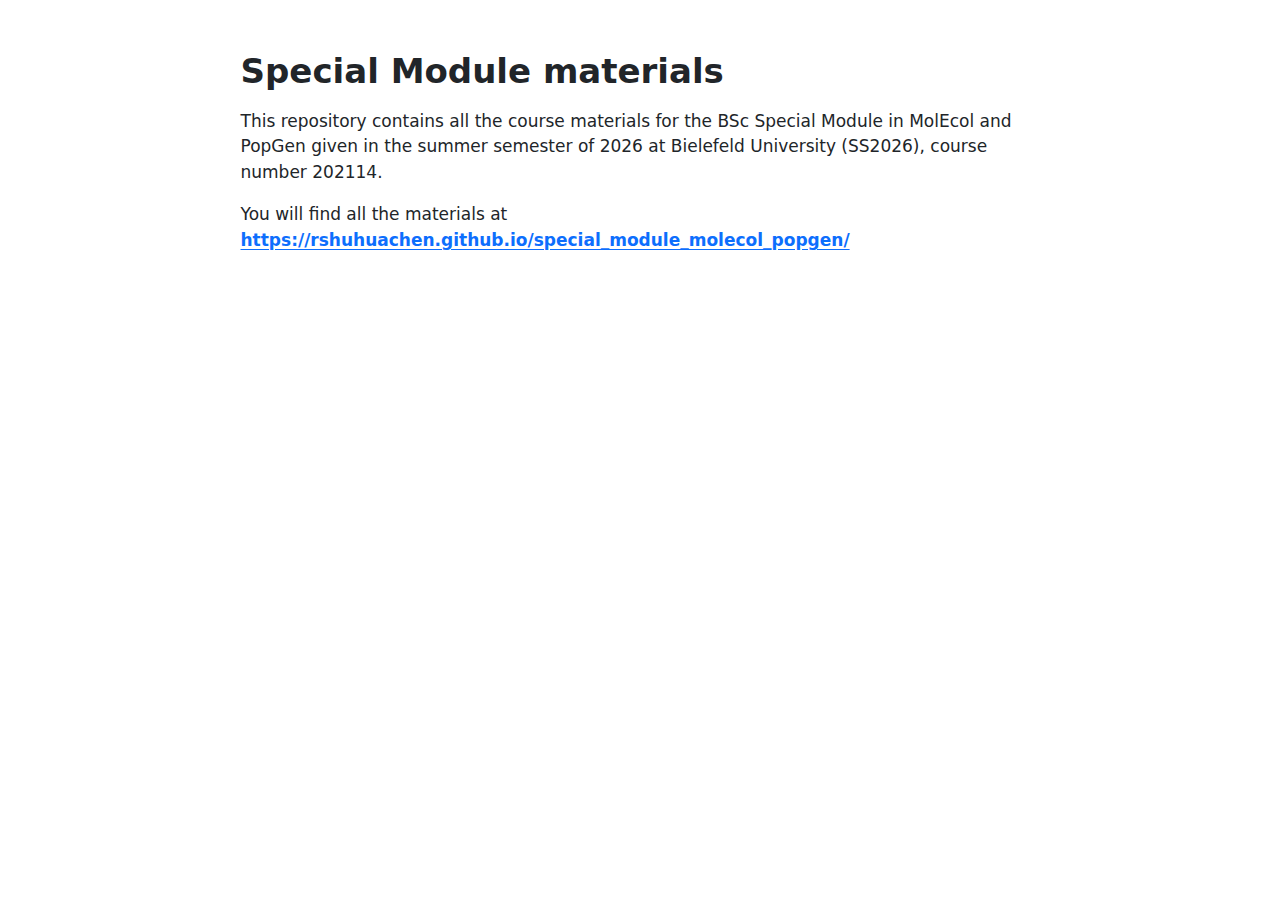
<file: README.html>
<!DOCTYPE html>
<html xmlns="http://www.w3.org/1999/xhtml" lang="en" xml:lang="en"><head>

<meta charset="utf-8">
<meta name="generator" content="quarto-1.6.42">

<meta name="viewport" content="width=device-width, initial-scale=1.0, user-scalable=yes">


<title>readme</title>
<style>
code{white-space: pre-wrap;}
span.smallcaps{font-variant: small-caps;}
div.columns{display: flex; gap: min(4vw, 1.5em);}
div.column{flex: auto; overflow-x: auto;}
div.hanging-indent{margin-left: 1.5em; text-indent: -1.5em;}
ul.task-list{list-style: none;}
ul.task-list li input[type="checkbox"] {
  width: 0.8em;
  margin: 0 0.8em 0.2em -1em; /* quarto-specific, see https://github.com/quarto-dev/quarto-cli/issues/4556 */ 
  vertical-align: middle;
}
</style>


<script src="README_files/libs/clipboard/clipboard.min.js"></script>
<script src="README_files/libs/quarto-html/quarto.js"></script>
<script src="README_files/libs/quarto-html/popper.min.js"></script>
<script src="README_files/libs/quarto-html/tippy.umd.min.js"></script>
<script src="README_files/libs/quarto-html/anchor.min.js"></script>
<link href="README_files/libs/quarto-html/tippy.css" rel="stylesheet">
<link href="README_files/libs/quarto-html/quarto-syntax-highlighting-2f5df379a58b258e96c21c0638c20c03.css" rel="stylesheet" id="quarto-text-highlighting-styles">
<script src="README_files/libs/bootstrap/bootstrap.min.js"></script>
<link href="README_files/libs/bootstrap/bootstrap-icons.css" rel="stylesheet">
<link href="README_files/libs/bootstrap/bootstrap-c0367b04c37547644fece4185067e4a7.min.css" rel="stylesheet" append-hash="true" id="quarto-bootstrap" data-mode="light">


</head>

<body class="fullcontent">

<div id="quarto-content" class="page-columns page-rows-contents page-layout-article">

<main class="content" id="quarto-document-content">




<section id="special-module-materials" class="level1">
<h1>Special Module materials</h1>
<p>This repository contains all the course materials for the BSc Special Module in MolEcol and PopGen given in the summer semester of 2026 at Bielefeld University (SS2026), course number 202114.</p>
<p>You will find all the materials at <a href="https://rshuhuachen.github.io/special_module_molecol_popgen/"><strong>https://rshuhuachen.github.io/special_module_molecol_popgen/</strong></a></p>
</section>

</main>
<!-- /main column -->
<script id="quarto-html-after-body" type="application/javascript">
window.document.addEventListener("DOMContentLoaded", function (event) {
  const toggleBodyColorMode = (bsSheetEl) => {
    const mode = bsSheetEl.getAttribute("data-mode");
    const bodyEl = window.document.querySelector("body");
    if (mode === "dark") {
      bodyEl.classList.add("quarto-dark");
      bodyEl.classList.remove("quarto-light");
    } else {
      bodyEl.classList.add("quarto-light");
      bodyEl.classList.remove("quarto-dark");
    }
  }
  const toggleBodyColorPrimary = () => {
    const bsSheetEl = window.document.querySelector("link#quarto-bootstrap");
    if (bsSheetEl) {
      toggleBodyColorMode(bsSheetEl);
    }
  }
  toggleBodyColorPrimary();  
  const icon = "";
  const anchorJS = new window.AnchorJS();
  anchorJS.options = {
    placement: 'right',
    icon: icon
  };
  anchorJS.add('.anchored');
  const isCodeAnnotation = (el) => {
    for (const clz of el.classList) {
      if (clz.startsWith('code-annotation-')) {                     
        return true;
      }
    }
    return false;
  }
  const onCopySuccess = function(e) {
    // button target
    const button = e.trigger;
    // don't keep focus
    button.blur();
    // flash "checked"
    button.classList.add('code-copy-button-checked');
    var currentTitle = button.getAttribute("title");
    button.setAttribute("title", "Copied!");
    let tooltip;
    if (window.bootstrap) {
      button.setAttribute("data-bs-toggle", "tooltip");
      button.setAttribute("data-bs-placement", "left");
      button.setAttribute("data-bs-title", "Copied!");
      tooltip = new bootstrap.Tooltip(button, 
        { trigger: "manual", 
          customClass: "code-copy-button-tooltip",
          offset: [0, -8]});
      tooltip.show();    
    }
    setTimeout(function() {
      if (tooltip) {
        tooltip.hide();
        button.removeAttribute("data-bs-title");
        button.removeAttribute("data-bs-toggle");
        button.removeAttribute("data-bs-placement");
      }
      button.setAttribute("title", currentTitle);
      button.classList.remove('code-copy-button-checked');
    }, 1000);
    // clear code selection
    e.clearSelection();
  }
  const getTextToCopy = function(trigger) {
      const codeEl = trigger.previousElementSibling.cloneNode(true);
      for (const childEl of codeEl.children) {
        if (isCodeAnnotation(childEl)) {
          childEl.remove();
        }
      }
      return codeEl.innerText;
  }
  const clipboard = new window.ClipboardJS('.code-copy-button:not([data-in-quarto-modal])', {
    text: getTextToCopy
  });
  clipboard.on('success', onCopySuccess);
  if (window.document.getElementById('quarto-embedded-source-code-modal')) {
    const clipboardModal = new window.ClipboardJS('.code-copy-button[data-in-quarto-modal]', {
      text: getTextToCopy,
      container: window.document.getElementById('quarto-embedded-source-code-modal')
    });
    clipboardModal.on('success', onCopySuccess);
  }
    var localhostRegex = new RegExp(/^(?:http|https):\/\/localhost\:?[0-9]*\//);
    var mailtoRegex = new RegExp(/^mailto:/);
      var filterRegex = new RegExp('/' + window.location.host + '/');
    var isInternal = (href) => {
        return filterRegex.test(href) || localhostRegex.test(href) || mailtoRegex.test(href);
    }
    // Inspect non-navigation links and adorn them if external
 	var links = window.document.querySelectorAll('a[href]:not(.nav-link):not(.navbar-brand):not(.toc-action):not(.sidebar-link):not(.sidebar-item-toggle):not(.pagination-link):not(.no-external):not([aria-hidden]):not(.dropdown-item):not(.quarto-navigation-tool):not(.about-link)');
    for (var i=0; i<links.length; i++) {
      const link = links[i];
      if (!isInternal(link.href)) {
        // undo the damage that might have been done by quarto-nav.js in the case of
        // links that we want to consider external
        if (link.dataset.originalHref !== undefined) {
          link.href = link.dataset.originalHref;
        }
      }
    }
  function tippyHover(el, contentFn, onTriggerFn, onUntriggerFn) {
    const config = {
      allowHTML: true,
      maxWidth: 500,
      delay: 100,
      arrow: false,
      appendTo: function(el) {
          return el.parentElement;
      },
      interactive: true,
      interactiveBorder: 10,
      theme: 'quarto',
      placement: 'bottom-start',
    };
    if (contentFn) {
      config.content = contentFn;
    }
    if (onTriggerFn) {
      config.onTrigger = onTriggerFn;
    }
    if (onUntriggerFn) {
      config.onUntrigger = onUntriggerFn;
    }
    window.tippy(el, config); 
  }
  const noterefs = window.document.querySelectorAll('a[role="doc-noteref"]');
  for (var i=0; i<noterefs.length; i++) {
    const ref = noterefs[i];
    tippyHover(ref, function() {
      // use id or data attribute instead here
      let href = ref.getAttribute('data-footnote-href') || ref.getAttribute('href');
      try { href = new URL(href).hash; } catch {}
      const id = href.replace(/^#\/?/, "");
      const note = window.document.getElementById(id);
      if (note) {
        return note.innerHTML;
      } else {
        return "";
      }
    });
  }
  const xrefs = window.document.querySelectorAll('a.quarto-xref');
  const processXRef = (id, note) => {
    // Strip column container classes
    const stripColumnClz = (el) => {
      el.classList.remove("page-full", "page-columns");
      if (el.children) {
        for (const child of el.children) {
          stripColumnClz(child);
        }
      }
    }
    stripColumnClz(note)
    if (id === null || id.startsWith('sec-')) {
      // Special case sections, only their first couple elements
      const container = document.createElement("div");
      if (note.children && note.children.length > 2) {
        container.appendChild(note.children[0].cloneNode(true));
        for (let i = 1; i < note.children.length; i++) {
          const child = note.children[i];
          if (child.tagName === "P" && child.innerText === "") {
            continue;
          } else {
            container.appendChild(child.cloneNode(true));
            break;
          }
        }
        if (window.Quarto?.typesetMath) {
          window.Quarto.typesetMath(container);
        }
        return container.innerHTML
      } else {
        if (window.Quarto?.typesetMath) {
          window.Quarto.typesetMath(note);
        }
        return note.innerHTML;
      }
    } else {
      // Remove any anchor links if they are present
      const anchorLink = note.querySelector('a.anchorjs-link');
      if (anchorLink) {
        anchorLink.remove();
      }
      if (window.Quarto?.typesetMath) {
        window.Quarto.typesetMath(note);
      }
      if (note.classList.contains("callout")) {
        return note.outerHTML;
      } else {
        return note.innerHTML;
      }
    }
  }
  for (var i=0; i<xrefs.length; i++) {
    const xref = xrefs[i];
    tippyHover(xref, undefined, function(instance) {
      instance.disable();
      let url = xref.getAttribute('href');
      let hash = undefined; 
      if (url.startsWith('#')) {
        hash = url;
      } else {
        try { hash = new URL(url).hash; } catch {}
      }
      if (hash) {
        const id = hash.replace(/^#\/?/, "");
        const note = window.document.getElementById(id);
        if (note !== null) {
          try {
            const html = processXRef(id, note.cloneNode(true));
            instance.setContent(html);
          } finally {
            instance.enable();
            instance.show();
          }
        } else {
          // See if we can fetch this
          fetch(url.split('#')[0])
          .then(res => res.text())
          .then(html => {
            const parser = new DOMParser();
            const htmlDoc = parser.parseFromString(html, "text/html");
            const note = htmlDoc.getElementById(id);
            if (note !== null) {
              const html = processXRef(id, note);
              instance.setContent(html);
            } 
          }).finally(() => {
            instance.enable();
            instance.show();
          });
        }
      } else {
        // See if we can fetch a full url (with no hash to target)
        // This is a special case and we should probably do some content thinning / targeting
        fetch(url)
        .then(res => res.text())
        .then(html => {
          const parser = new DOMParser();
          const htmlDoc = parser.parseFromString(html, "text/html");
          const note = htmlDoc.querySelector('main.content');
          if (note !== null) {
            // This should only happen for chapter cross references
            // (since there is no id in the URL)
            // remove the first header
            if (note.children.length > 0 && note.children[0].tagName === "HEADER") {
              note.children[0].remove();
            }
            const html = processXRef(null, note);
            instance.setContent(html);
          } 
        }).finally(() => {
          instance.enable();
          instance.show();
        });
      }
    }, function(instance) {
    });
  }
      let selectedAnnoteEl;
      const selectorForAnnotation = ( cell, annotation) => {
        let cellAttr = 'data-code-cell="' + cell + '"';
        let lineAttr = 'data-code-annotation="' +  annotation + '"';
        const selector = 'span[' + cellAttr + '][' + lineAttr + ']';
        return selector;
      }
      const selectCodeLines = (annoteEl) => {
        const doc = window.document;
        const targetCell = annoteEl.getAttribute("data-target-cell");
        const targetAnnotation = annoteEl.getAttribute("data-target-annotation");
        const annoteSpan = window.document.querySelector(selectorForAnnotation(targetCell, targetAnnotation));
        const lines = annoteSpan.getAttribute("data-code-lines").split(",");
        const lineIds = lines.map((line) => {
          return targetCell + "-" + line;
        })
        let top = null;
        let height = null;
        let parent = null;
        if (lineIds.length > 0) {
            //compute the position of the single el (top and bottom and make a div)
            const el = window.document.getElementById(lineIds[0]);
            top = el.offsetTop;
            height = el.offsetHeight;
            parent = el.parentElement.parentElement;
          if (lineIds.length > 1) {
            const lastEl = window.document.getElementById(lineIds[lineIds.length - 1]);
            const bottom = lastEl.offsetTop + lastEl.offsetHeight;
            height = bottom - top;
          }
          if (top !== null && height !== null && parent !== null) {
            // cook up a div (if necessary) and position it 
            let div = window.document.getElementById("code-annotation-line-highlight");
            if (div === null) {
              div = window.document.createElement("div");
              div.setAttribute("id", "code-annotation-line-highlight");
              div.style.position = 'absolute';
              parent.appendChild(div);
            }
            div.style.top = top - 2 + "px";
            div.style.height = height + 4 + "px";
            div.style.left = 0;
            let gutterDiv = window.document.getElementById("code-annotation-line-highlight-gutter");
            if (gutterDiv === null) {
              gutterDiv = window.document.createElement("div");
              gutterDiv.setAttribute("id", "code-annotation-line-highlight-gutter");
              gutterDiv.style.position = 'absolute';
              const codeCell = window.document.getElementById(targetCell);
              const gutter = codeCell.querySelector('.code-annotation-gutter');
              gutter.appendChild(gutterDiv);
            }
            gutterDiv.style.top = top - 2 + "px";
            gutterDiv.style.height = height + 4 + "px";
          }
          selectedAnnoteEl = annoteEl;
        }
      };
      const unselectCodeLines = () => {
        const elementsIds = ["code-annotation-line-highlight", "code-annotation-line-highlight-gutter"];
        elementsIds.forEach((elId) => {
          const div = window.document.getElementById(elId);
          if (div) {
            div.remove();
          }
        });
        selectedAnnoteEl = undefined;
      };
        // Handle positioning of the toggle
    window.addEventListener(
      "resize",
      throttle(() => {
        elRect = undefined;
        if (selectedAnnoteEl) {
          selectCodeLines(selectedAnnoteEl);
        }
      }, 10)
    );
    function throttle(fn, ms) {
    let throttle = false;
    let timer;
      return (...args) => {
        if(!throttle) { // first call gets through
            fn.apply(this, args);
            throttle = true;
        } else { // all the others get throttled
            if(timer) clearTimeout(timer); // cancel #2
            timer = setTimeout(() => {
              fn.apply(this, args);
              timer = throttle = false;
            }, ms);
        }
      };
    }
      // Attach click handler to the DT
      const annoteDls = window.document.querySelectorAll('dt[data-target-cell]');
      for (const annoteDlNode of annoteDls) {
        annoteDlNode.addEventListener('click', (event) => {
          const clickedEl = event.target;
          if (clickedEl !== selectedAnnoteEl) {
            unselectCodeLines();
            const activeEl = window.document.querySelector('dt[data-target-cell].code-annotation-active');
            if (activeEl) {
              activeEl.classList.remove('code-annotation-active');
            }
            selectCodeLines(clickedEl);
            clickedEl.classList.add('code-annotation-active');
          } else {
            // Unselect the line
            unselectCodeLines();
            clickedEl.classList.remove('code-annotation-active');
          }
        });
      }
  const findCites = (el) => {
    const parentEl = el.parentElement;
    if (parentEl) {
      const cites = parentEl.dataset.cites;
      if (cites) {
        return {
          el,
          cites: cites.split(' ')
        };
      } else {
        return findCites(el.parentElement)
      }
    } else {
      return undefined;
    }
  };
  var bibliorefs = window.document.querySelectorAll('a[role="doc-biblioref"]');
  for (var i=0; i<bibliorefs.length; i++) {
    const ref = bibliorefs[i];
    const citeInfo = findCites(ref);
    if (citeInfo) {
      tippyHover(citeInfo.el, function() {
        var popup = window.document.createElement('div');
        citeInfo.cites.forEach(function(cite) {
          var citeDiv = window.document.createElement('div');
          citeDiv.classList.add('hanging-indent');
          citeDiv.classList.add('csl-entry');
          var biblioDiv = window.document.getElementById('ref-' + cite);
          if (biblioDiv) {
            citeDiv.innerHTML = biblioDiv.innerHTML;
          }
          popup.appendChild(citeDiv);
        });
        return popup.innerHTML;
      });
    }
  }
});
</script>
</div> <!-- /content -->




</body></html>
</file>
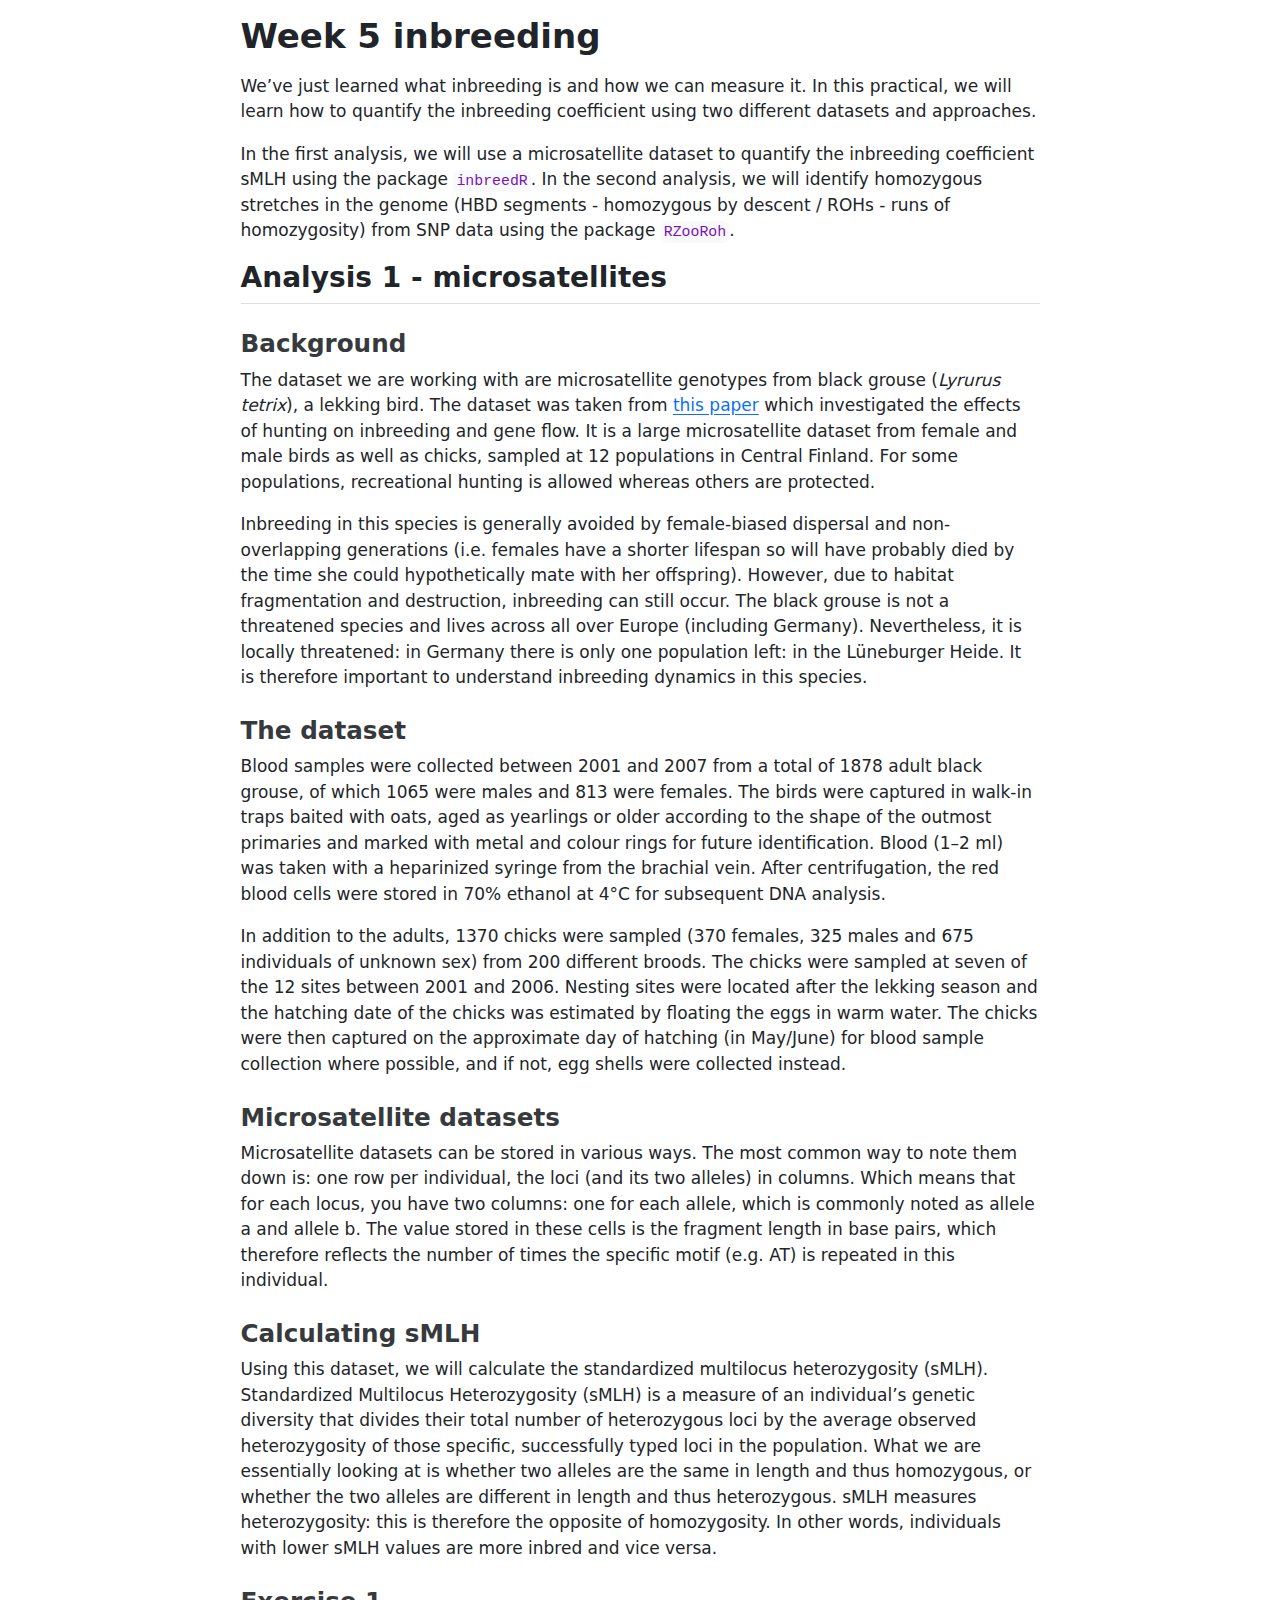
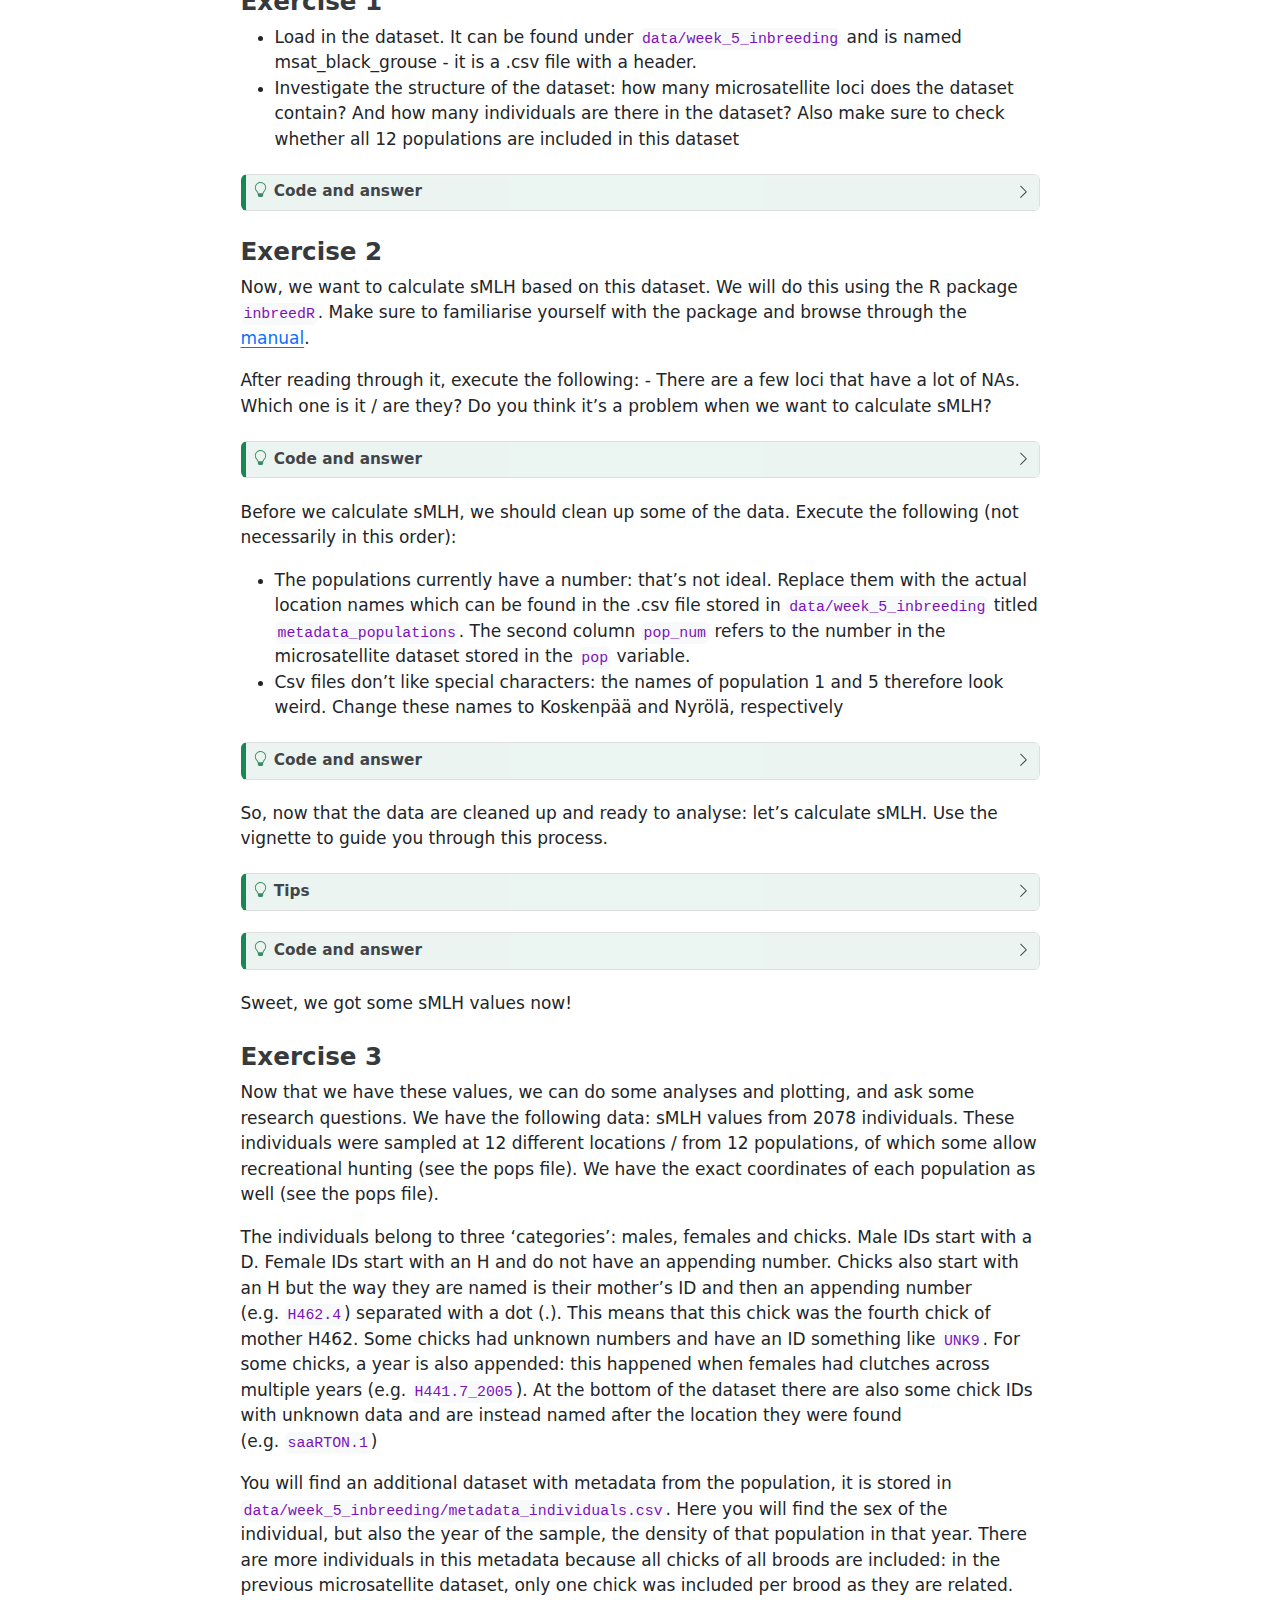
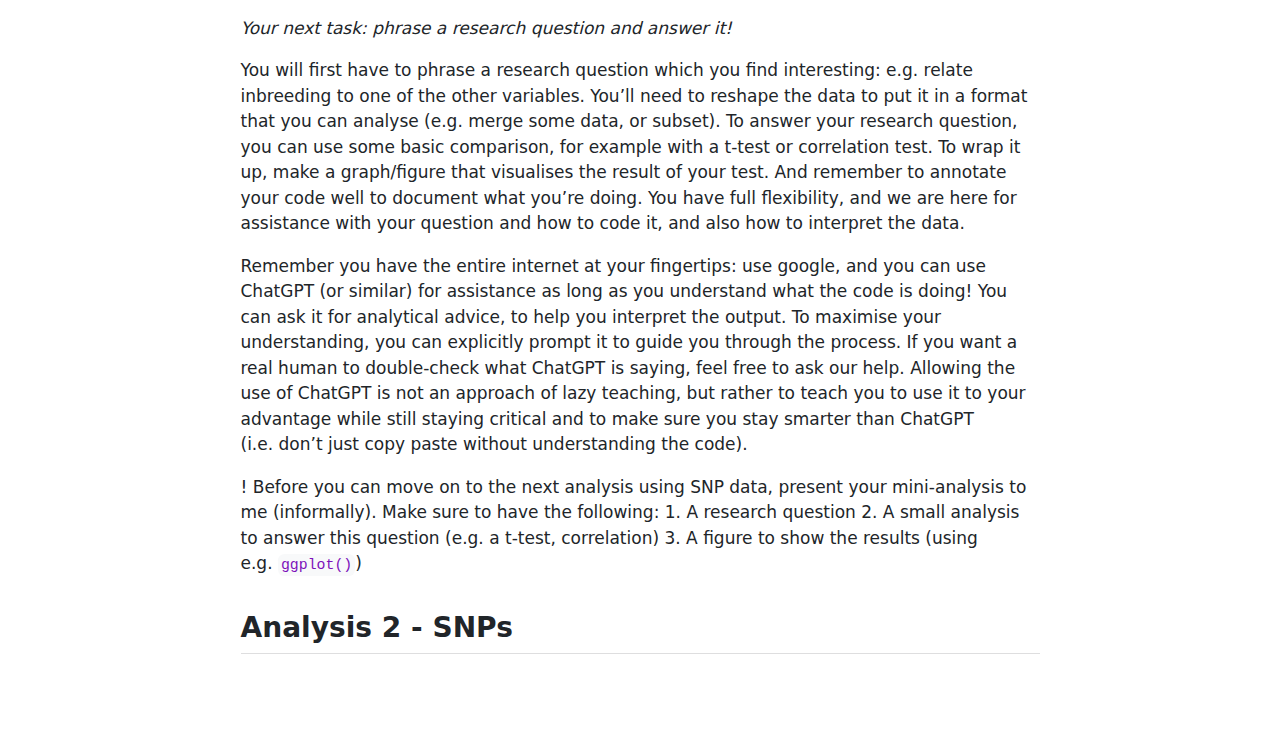
<file: practicals/week_5_practical_inbreeding.html>
<!DOCTYPE html>
<html xmlns="http://www.w3.org/1999/xhtml" lang="en" xml:lang="en"><head>

<meta charset="utf-8">
<meta name="generator" content="quarto-1.6.42">

<meta name="viewport" content="width=device-width, initial-scale=1.0, user-scalable=yes">


<title>Week 5 inbreeding</title>
<style>
code{white-space: pre-wrap;}
span.smallcaps{font-variant: small-caps;}
div.columns{display: flex; gap: min(4vw, 1.5em);}
div.column{flex: auto; overflow-x: auto;}
div.hanging-indent{margin-left: 1.5em; text-indent: -1.5em;}
ul.task-list{list-style: none;}
ul.task-list li input[type="checkbox"] {
  width: 0.8em;
  margin: 0 0.8em 0.2em -1em; /* quarto-specific, see https://github.com/quarto-dev/quarto-cli/issues/4556 */ 
  vertical-align: middle;
}
/* CSS for syntax highlighting */
pre > code.sourceCode { white-space: pre; position: relative; }
pre > code.sourceCode > span { line-height: 1.25; }
pre > code.sourceCode > span:empty { height: 1.2em; }
.sourceCode { overflow: visible; }
code.sourceCode > span { color: inherit; text-decoration: inherit; }
div.sourceCode { margin: 1em 0; }
pre.sourceCode { margin: 0; }
@media screen {
div.sourceCode { overflow: auto; }
}
@media print {
pre > code.sourceCode { white-space: pre-wrap; }
pre > code.sourceCode > span { display: inline-block; text-indent: -5em; padding-left: 5em; }
}
pre.numberSource code
  { counter-reset: source-line 0; }
pre.numberSource code > span
  { position: relative; left: -4em; counter-increment: source-line; }
pre.numberSource code > span > a:first-child::before
  { content: counter(source-line);
    position: relative; left: -1em; text-align: right; vertical-align: baseline;
    border: none; display: inline-block;
    -webkit-touch-callout: none; -webkit-user-select: none;
    -khtml-user-select: none; -moz-user-select: none;
    -ms-user-select: none; user-select: none;
    padding: 0 4px; width: 4em;
  }
pre.numberSource { margin-left: 3em;  padding-left: 4px; }
div.sourceCode
  {   }
@media screen {
pre > code.sourceCode > span > a:first-child::before { text-decoration: underline; }
}
</style>


<script src="week_5_practical_inbreeding_files/libs/clipboard/clipboard.min.js"></script>
<script src="week_5_practical_inbreeding_files/libs/quarto-html/quarto.js"></script>
<script src="week_5_practical_inbreeding_files/libs/quarto-html/popper.min.js"></script>
<script src="week_5_practical_inbreeding_files/libs/quarto-html/tippy.umd.min.js"></script>
<script src="week_5_practical_inbreeding_files/libs/quarto-html/anchor.min.js"></script>
<link href="week_5_practical_inbreeding_files/libs/quarto-html/tippy.css" rel="stylesheet">
<link href="week_5_practical_inbreeding_files/libs/quarto-html/quarto-syntax-highlighting-2f5df379a58b258e96c21c0638c20c03.css" rel="stylesheet" id="quarto-text-highlighting-styles">
<script src="week_5_practical_inbreeding_files/libs/bootstrap/bootstrap.min.js"></script>
<link href="week_5_practical_inbreeding_files/libs/bootstrap/bootstrap-icons.css" rel="stylesheet">
<link href="week_5_practical_inbreeding_files/libs/bootstrap/bootstrap-c0367b04c37547644fece4185067e4a7.min.css" rel="stylesheet" append-hash="true" id="quarto-bootstrap" data-mode="light">


</head>

<body class="fullcontent">

<div id="quarto-content" class="page-columns page-rows-contents page-layout-article">

<main class="content" id="quarto-document-content">

<header id="title-block-header" class="quarto-title-block default">
<div class="quarto-title">
<h1 class="title">Week 5 inbreeding</h1>
</div>



<div class="quarto-title-meta">

    
  
    
  </div>
  


</header>


<p>We’ve just learned what inbreeding is and how we can measure it. In this practical, we will learn how to quantify the inbreeding coefficient using two different datasets and approaches.</p>
<p>In the first analysis, we will use a microsatellite dataset to quantify the inbreeding coefficient sMLH using the package <code>inbreedR</code>. In the second analysis, we will identify homozygous stretches in the genome (HBD segments - homozygous by descent / ROHs - runs of homozygosity) from SNP data using the package <code>RZooRoh</code>.</p>
<section id="analysis-1---microsatellites" class="level2">
<h2 class="anchored" data-anchor-id="analysis-1---microsatellites">Analysis 1 - microsatellites</h2>
<section id="background" class="level3">
<h3 class="anchored" data-anchor-id="background">Background</h3>
<p>The dataset we are working with are microsatellite genotypes from black grouse (<em>Lyrurus tetrix</em>), a lekking bird. The dataset was taken from <a href="https://onlinelibrary.wiley.com/doi/10.1111/eva.1352">this paper</a> which investigated the effects of hunting on inbreeding and gene flow. It is a large microsatellite dataset from female and male birds as well as chicks, sampled at 12 populations in Central Finland. For some populations, recreational hunting is allowed whereas others are protected.</p>
<p>Inbreeding in this species is generally avoided by female-biased dispersal and non-overlapping generations (i.e.&nbsp;females have a shorter lifespan so will have probably died by the time she could hypothetically mate with her offspring). However, due to habitat fragmentation and destruction, inbreeding can still occur. The black grouse is not a threatened species and lives across all over Europe (including Germany). Nevertheless, it is locally threatened: in Germany there is only one population left: in the Lüneburger Heide. It is therefore important to understand inbreeding dynamics in this species.</p>
</section>
<section id="the-dataset" class="level3">
<h3 class="anchored" data-anchor-id="the-dataset">The dataset</h3>
<p>Blood samples were collected between 2001 and 2007 from a total of 1878 adult black grouse, of which 1065 were males and 813 were females. The birds were captured in walk-in traps baited with oats, aged as yearlings or older according to the shape of the outmost primaries and marked with metal and colour rings for future identification. Blood (1–2 ml) was taken with a heparinized syringe from the brachial vein. After centrifugation, the red blood cells were stored in 70% ethanol at 4°C for subsequent DNA analysis.</p>
<p>In addition to the adults, 1370 chicks were sampled (370 females, 325 males and 675 individuals of unknown sex) from 200 different broods. The chicks were sampled at seven of the 12 sites between 2001 and 2006. Nesting sites were located after the lekking season and the hatching date of the chicks was estimated by floating the eggs in warm water. The chicks were then captured on the approximate day of hatching (in May/June) for blood sample collection where possible, and if not, egg shells were collected instead.</p>
</section>
<section id="microsatellite-datasets" class="level3">
<h3 class="anchored" data-anchor-id="microsatellite-datasets">Microsatellite datasets</h3>
<p>Microsatellite datasets can be stored in various ways. The most common way to note them down is: one row per individual, the loci (and its two alleles) in columns. Which means that for each locus, you have two columns: one for each allele, which is commonly noted as allele a and allele b. The value stored in these cells is the fragment length in base pairs, which therefore reflects the number of times the specific motif (e.g.&nbsp;AT) is repeated in this individual.</p>
</section>
<section id="calculating-smlh" class="level3">
<h3 class="anchored" data-anchor-id="calculating-smlh">Calculating sMLH</h3>
<p>Using this dataset, we will calculate the standardized multilocus heterozygosity (sMLH). Standardized Multilocus Heterozygosity (sMLH) is a measure of an individual’s genetic diversity that divides their total number of heterozygous loci by the average observed heterozygosity of those specific, successfully typed loci in the population. What we are essentially looking at is whether two alleles are the same in length and thus homozygous, or whether the two alleles are different in length and thus heterozygous. sMLH measures heterozygosity: this is therefore the opposite of homozygosity. In other words, individuals with lower sMLH values are more inbred and vice versa.</p>
</section>
<section id="exercise-1" class="level3">
<h3 class="anchored" data-anchor-id="exercise-1">Exercise 1</h3>
<ul>
<li>Load in the dataset. It can be found under <code>data/week_5_inbreeding</code> and is named msat_black_grouse - it is a .csv file with a header.</li>
<li>Investigate the structure of the dataset: how many microsatellite loci does the dataset contain? And how many individuals are there in the dataset? Also make sure to check whether all 12 populations are included in this dataset</li>
</ul>
<div class="callout callout-style-default callout-tip callout-titled" title="Code and answer">
<div class="callout-header d-flex align-content-center" data-bs-toggle="collapse" data-bs-target=".callout-1-contents" aria-controls="callout-1" aria-expanded="false" aria-label="Toggle callout">
<div class="callout-icon-container">
<i class="callout-icon"></i>
</div>
<div class="callout-title-container flex-fill">
Code and answer
</div>
<div class="callout-btn-toggle d-inline-block border-0 py-1 ps-1 pe-0 float-end"><i class="callout-toggle"></i></div>
</div>
<div id="callout-1" class="callout-1-contents callout-collapse collapse">
<div class="callout-body-container callout-body">
<div class="cell">
<div class="sourceCode cell-code" id="cb1"><pre class="sourceCode r code-with-copy"><code class="sourceCode r"><span id="cb1-1"><a href="#cb1-1" aria-hidden="true" tabindex="-1"></a><span class="co"># load in the dataset</span></span>
<span id="cb1-2"><a href="#cb1-2" aria-hidden="true" tabindex="-1"></a>data <span class="ot">&lt;-</span> <span class="fu">read.csv</span>(<span class="st">"../data/week_5_inbreeding/msat_black_grouse.csv"</span>)</span>
<span id="cb1-3"><a href="#cb1-3" aria-hidden="true" tabindex="-1"></a><span class="fu">head</span>(data)</span></code><button title="Copy to Clipboard" class="code-copy-button"><i class="bi"></i></button></pre></div>
<div class="cell-output cell-output-stdout">
<pre><code>    id pop BG16a BG16b BG18a BG18b BG15a BG15b BG19a BG19b BG6a BG6b TTT1a
1 D005  12   156   164   148   148   189   189   169   177  199  211   230
2 D009   4   156   164   152   156   185   189   165   177  283  283   238
3 D023   2   156   168   156   160   185   189   173   185  199  207   230
4 D035  12   156   160   156   160   181   193   173   181  203  203   226
5 D038  11   156   168   144   164   181   189   169   169  203  203   242
6 D057   4   164   164   152   164   189   189   169   177  203  207   242
  TTT1b TTD2a TTD2b TTD3a TTD3b TUD6a TUD6b TUT3a TUT3b TUT4a TUT4b TTT2a TTT2b
1   246   149   149   136   138   184   186   156   160   173   173    NA    NA
2   242   149   149   128   152   180   182   172   176   165   169    NA    NA
3   250   149   153   152   152   186   194   168   168   161   169    NA    NA
4   242   149   149   146   156   180   186   160   168   157   165    NA    NA
5   242   149   149   138   154   186   186   160   168   169   181    NA    NA
6   250   149   153   128   146   180   192   156   156   157   161    NA    NA</code></pre>
</div>
<div class="sourceCode cell-code" id="cb3"><pre class="sourceCode r code-with-copy"><code class="sourceCode r"><span id="cb3-1"><a href="#cb3-1" aria-hidden="true" tabindex="-1"></a><span class="co"># number of loci</span></span>
<span id="cb3-2"><a href="#cb3-2" aria-hidden="true" tabindex="-1"></a>(<span class="fu">ncol</span>(data) <span class="sc">-</span> <span class="dv">2</span>)<span class="sc">/</span><span class="dv">2</span> <span class="co"># there are two other columns 'id' and 'pop' which are not loci, and each locus has two alleles</span></span></code><button title="Copy to Clipboard" class="code-copy-button"><i class="bi"></i></button></pre></div>
<div class="cell-output cell-output-stdout">
<pre><code>[1] 12</code></pre>
</div>
<div class="sourceCode cell-code" id="cb5"><pre class="sourceCode r code-with-copy"><code class="sourceCode r"><span id="cb5-1"><a href="#cb5-1" aria-hidden="true" tabindex="-1"></a><span class="co"># number of individuals</span></span>
<span id="cb5-2"><a href="#cb5-2" aria-hidden="true" tabindex="-1"></a><span class="fu">nrow</span>(data)</span></code><button title="Copy to Clipboard" class="code-copy-button"><i class="bi"></i></button></pre></div>
<div class="cell-output cell-output-stdout">
<pre><code>[1] 2078</code></pre>
</div>
<div class="sourceCode cell-code" id="cb7"><pre class="sourceCode r code-with-copy"><code class="sourceCode r"><span id="cb7-1"><a href="#cb7-1" aria-hidden="true" tabindex="-1"></a><span class="co"># checking the number of populations</span></span>
<span id="cb7-2"><a href="#cb7-2" aria-hidden="true" tabindex="-1"></a><span class="fu">length</span>(<span class="fu">unique</span>(data<span class="sc">$</span>pop))</span></code><button title="Copy to Clipboard" class="code-copy-button"><i class="bi"></i></button></pre></div>
<div class="cell-output cell-output-stdout">
<pre><code>[1] 12</code></pre>
</div>
<div class="sourceCode cell-code" id="cb9"><pre class="sourceCode r code-with-copy"><code class="sourceCode r"><span id="cb9-1"><a href="#cb9-1" aria-hidden="true" tabindex="-1"></a><span class="co"># or</span></span>
<span id="cb9-2"><a href="#cb9-2" aria-hidden="true" tabindex="-1"></a><span class="fu">summary</span>(<span class="fu">as.factor</span>(data<span class="sc">$</span>pop))</span></code><button title="Copy to Clipboard" class="code-copy-button"><i class="bi"></i></button></pre></div>
<div class="cell-output cell-output-stdout">
<pre><code>  1   2   3   4   5   6   7   8   9  10  11  12 
274 364  46 210 320  59  62  40  91 184 350  78 </code></pre>
</div>
</div>
<p>Number of loci: 12 Number of individuals: 2078 Yes, data from all 12 populations are included</p>
</div>
</div>
</div>
</section>
<section id="exercise-2" class="level3">
<h3 class="anchored" data-anchor-id="exercise-2">Exercise 2</h3>
<p>Now, we want to calculate sMLH based on this dataset. We will do this using the R package <code>inbreedR</code>. Make sure to familiarise yourself with the package and browse through the <a href="https://cran.r-project.org/web/packages/inbreedR/vignettes/inbreedR_step_by_step.html">manual</a>.</p>
<p>After reading through it, execute the following: - There are a few loci that have a lot of NAs. Which one is it / are they? Do you think it’s a problem when we want to calculate sMLH?</p>
<div class="callout callout-style-default callout-tip callout-titled" title="Code and answer">
<div class="callout-header d-flex align-content-center" data-bs-toggle="collapse" data-bs-target=".callout-2-contents" aria-controls="callout-2" aria-expanded="false" aria-label="Toggle callout">
<div class="callout-icon-container">
<i class="callout-icon"></i>
</div>
<div class="callout-title-container flex-fill">
Code and answer
</div>
<div class="callout-btn-toggle d-inline-block border-0 py-1 ps-1 pe-0 float-end"><i class="callout-toggle"></i></div>
</div>
<div id="callout-2" class="callout-2-contents callout-collapse collapse">
<div class="callout-body-container callout-body">
<div class="cell">
<div class="sourceCode cell-code" id="cb11"><pre class="sourceCode r code-with-copy"><code class="sourceCode r"><span id="cb11-1"><a href="#cb11-1" aria-hidden="true" tabindex="-1"></a><span class="co">#easiest way to look across your dataset is with summary()</span></span>
<span id="cb11-2"><a href="#cb11-2" aria-hidden="true" tabindex="-1"></a><span class="fu">summary</span>(data) <span class="co"># at the bottom you will see the number of NA rows in each column</span></span></code><button title="Copy to Clipboard" class="code-copy-button"><i class="bi"></i></button></pre></div>
<div class="cell-output cell-output-stdout">
<pre><code>      id                 pop             BG16a           BG16b      
 Length:2078        Min.   : 1.000   Min.   :  0.0   Min.   :  0.0  
 Class :character   1st Qu.: 2.000   1st Qu.:152.0   1st Qu.:160.0  
 Mode  :character   Median : 5.000   Median :156.0   Median :164.0  
                    Mean   : 5.839   Mean   :155.6   Mean   :161.9  
                    3rd Qu.:10.000   3rd Qu.:160.0   3rd Qu.:164.0  
                    Max.   :12.000   Max.   :172.0   Max.   :198.0  
                                     NA's   :5       NA's   :5      
     BG18a           BG18b           BG15a           BG15b      
 Min.   :  0.0   Min.   :  0.0   Min.   :169.0   Min.   :181.0  
 1st Qu.:152.0   1st Qu.:160.0   1st Qu.:185.0   1st Qu.:189.0  
 Median :156.0   Median :164.0   Median :185.0   Median :189.0  
 Mean   :155.8   Mean   :163.2   Mean   :186.1   Mean   :191.2  
 3rd Qu.:160.0   3rd Qu.:168.0   3rd Qu.:189.0   3rd Qu.:193.0  
 Max.   :172.0   Max.   :192.0   Max.   :197.0   Max.   :221.0  
 NA's   :3       NA's   :3                                      
     BG19a           BG19b            BG6a            BG6b         TTT1a      
 Min.   :161.0   Min.   :161.0   Min.   :187.0   Min.   :195   Min.   :218.0  
 1st Qu.:165.0   1st Qu.:173.0   1st Qu.:199.0   1st Qu.:203   1st Qu.:234.0  
 Median :169.0   Median :177.0   Median :199.0   Median :207   Median :238.0  
 Mean   :169.5   Mean   :175.7   Mean   :200.6   Mean   :215   Mean   :238.5  
 3rd Qu.:173.0   3rd Qu.:177.0   3rd Qu.:203.0   3rd Qu.:211   3rd Qu.:242.0  
 Max.   :185.0   Max.   :193.0   Max.   :287.0   Max.   :299   Max.   :258.0  
                                                               NA's   :4      
     TTT1b           TTD2a           TTD2b           TTD3a      
 Min.   :222.0   Min.   :149.0   Min.   :149.0   Min.   :  0.0  
 1st Qu.:242.0   1st Qu.:149.0   1st Qu.:149.0   1st Qu.:134.0  
 Median :246.0   Median :149.0   Median :149.0   Median :138.0  
 Mean   :245.6   Mean   :149.2   Mean   :150.1   Mean   :138.3  
 3rd Qu.:250.0   3rd Qu.:149.0   3rd Qu.:149.0   3rd Qu.:146.0  
 Max.   :258.0   Max.   :186.0   Max.   :198.0   Max.   :160.0  
 NA's   :4       NA's   :1138    NA's   :1138    NA's   :4      
     TTD3b           TUD6a           TUD6b           TUT3a      
 Min.   :  0.0   Min.   :  0.0   Min.   :  0.0   Min.   :144.0  
 1st Qu.:146.0   1st Qu.:180.0   1st Qu.:184.0   1st Qu.:156.0  
 Median :146.0   Median :182.0   Median :186.0   Median :160.0  
 Mean   :147.3   Mean   :182.4   Mean   :185.4   Mean   :160.3  
 3rd Qu.:152.0   3rd Qu.:184.0   3rd Qu.:186.0   3rd Qu.:164.0  
 Max.   :172.0   Max.   :192.0   Max.   :200.0   Max.   :176.0  
 NA's   :6       NA's   :2       NA's   :2       NA's   :1      
     TUT3b           TUT4a         TUT4b         TTT2a         TTT2b    
 Min.   :152.0   Min.   :  0   Min.   :  0   Min.   :149   Min.   :149  
 1st Qu.:164.0   1st Qu.:161   1st Qu.:169   1st Qu.:149   1st Qu.:149  
 Median :168.0   Median :165   Median :169   Median :149   Median :149  
 Mean   :166.6   Mean   :165   Mean   :171   Mean   :149   Mean   :150  
 3rd Qu.:168.0   3rd Qu.:169   3rd Qu.:173   3rd Qu.:149   3rd Qu.:149  
 Max.   :180.0   Max.   :185   Max.   :189   Max.   :157   Max.   :157  
 NA's   :1                                   NA's   :213   NA's   :213  </code></pre>
</div>
</div>
<p>We see a few loci with a few NA’s (&lt;10): BG16, BG18, TTT1, TTD3, TUD6. But there is one locus with huge number of NA’s (&gt;1000) which is TTD2 and another with a significant amount of data missing: TTT2. But this is what’s important about the <code>s</code> in <code>sMLH</code>: it calculates homozygosity across multiple loci but accounts for missing data. So it inheritently only looks at loci that have been successfully genotyped and therefore have a value. It is therefore fine for the calculation.</p>
<p>However, if you sample less loci, you have a lower resolution. It is therefore important to investigate your data like this: we want to make sure that the number of loci used to calculate sMLH does not bias the sMLH values. Say all individuals in this dataset are homozygous for TTD2 (hypothetically), then the sMLH values of those individuals that were not genotyped at TTD2 might all have slighly higher sMLH values. It is good to investigate this later on.</p>
<p>The short answer: no, this missing data does not matter for the calculation of sMLH, but we should keep an eye on it so we make sure this doesn’t bias our results.</p>
</div>
</div>
</div>
<p>Before we calculate sMLH, we should clean up some of the data. Execute the following (not necessarily in this order):</p>
<ul>
<li>The populations currently have a number: that’s not ideal. Replace them with the actual location names which can be found in the .csv file stored in <code>data/week_5_inbreeding</code> titled <code>metadata_populations</code>. The second column <code>pop_num</code> refers to the number in the microsatellite dataset stored in the <code>pop</code> variable.</li>
<li>Csv files don’t like special characters: the names of population 1 and 5 therefore look weird. Change these names to Koskenpää and Nyrölä, respectively</li>
</ul>
<div class="callout callout-style-default callout-tip callout-titled" title="Code and answer">
<div class="callout-header d-flex align-content-center" data-bs-toggle="collapse" data-bs-target=".callout-3-contents" aria-controls="callout-3" aria-expanded="false" aria-label="Toggle callout">
<div class="callout-icon-container">
<i class="callout-icon"></i>
</div>
<div class="callout-title-container flex-fill">
Code and answer
</div>
<div class="callout-btn-toggle d-inline-block border-0 py-1 ps-1 pe-0 float-end"><i class="callout-toggle"></i></div>
</div>
<div id="callout-3" class="callout-3-contents callout-collapse collapse">
<div class="callout-body-container callout-body">
<div class="cell">
<div class="sourceCode cell-code" id="cb13"><pre class="sourceCode r code-with-copy"><code class="sourceCode r"><span id="cb13-1"><a href="#cb13-1" aria-hidden="true" tabindex="-1"></a><span class="co"># load in the names of the populations</span></span>
<span id="cb13-2"><a href="#cb13-2" aria-hidden="true" tabindex="-1"></a>pops <span class="ot">&lt;-</span> <span class="fu">read.csv</span>(<span class="st">"../data/week_5_inbreeding/metdata_populations.csv"</span>)</span>
<span id="cb13-3"><a href="#cb13-3" aria-hidden="true" tabindex="-1"></a><span class="fu">head</span>(pops)</span></code><button title="Copy to Clipboard" class="code-copy-button"><i class="bi"></i></button></pre></div>
<div class="cell-output cell-output-stdout">
<pre><code>              pop pop_num     hunt        X        Y
1 Koskenp\xe4\xe4       1   hunted 62.03983 25.20602
2       Kummunsuo       2 unhunted 62.34530 24.76298
3       Lauttasuo       3   hunted 62.50857 24.87211
4        Lehtusuo       4 unhunted 62.25780 24.96876
5    Nyr\xf6l\xe4       5 unhunted 62.32777 25.46674
6         Palosuo       6   hunted 62.38357 25.27636</code></pre>
</div>
<div class="sourceCode cell-code" id="cb15"><pre class="sourceCode r code-with-copy"><code class="sourceCode r"><span id="cb15-1"><a href="#cb15-1" aria-hidden="true" tabindex="-1"></a><span class="co"># change the names</span></span>
<span id="cb15-2"><a href="#cb15-2" aria-hidden="true" tabindex="-1"></a>pops[<span class="dv">1</span>,<span class="dv">1</span>] <span class="ot">&lt;-</span> <span class="st">"Koskenpää"</span></span>
<span id="cb15-3"><a href="#cb15-3" aria-hidden="true" tabindex="-1"></a>pops[<span class="dv">5</span>,<span class="dv">1</span>] <span class="ot">&lt;-</span> <span class="st">"Nyrölä"</span></span>
<span id="cb15-4"><a href="#cb15-4" aria-hidden="true" tabindex="-1"></a></span>
<span id="cb15-5"><a href="#cb15-5" aria-hidden="true" tabindex="-1"></a><span class="co"># approach 1: merge the two files and then only keep the written out population, not the number</span></span>
<span id="cb15-6"><a href="#cb15-6" aria-hidden="true" tabindex="-1"></a><span class="do">## load dplyr</span></span>
<span id="cb15-7"><a href="#cb15-7" aria-hidden="true" tabindex="-1"></a><span class="fu">library</span>(dplyr)</span></code><button title="Copy to Clipboard" class="code-copy-button"><i class="bi"></i></button></pre></div>
<div class="cell-output cell-output-stderr">
<pre><code>
Attaching package: 'dplyr'</code></pre>
</div>
<div class="cell-output cell-output-stderr">
<pre><code>The following objects are masked from 'package:stats':

    filter, lag</code></pre>
</div>
<div class="cell-output cell-output-stderr">
<pre><code>The following objects are masked from 'package:base':

    intersect, setdiff, setequal, union</code></pre>
</div>
<div class="sourceCode cell-code" id="cb19"><pre class="sourceCode r code-with-copy"><code class="sourceCode r"><span id="cb19-1"><a href="#cb19-1" aria-hidden="true" tabindex="-1"></a><span class="do">## merge the pops file with the microsatellite data</span></span>
<span id="cb19-2"><a href="#cb19-2" aria-hidden="true" tabindex="-1"></a>data_clean <span class="ot">&lt;-</span> <span class="fu">left_join</span>(data, pops, <span class="at">by =</span> <span class="fu">c</span>(<span class="st">"pop"</span> <span class="ot">=</span> <span class="st">"pop_num"</span>)) </span>
<span id="cb19-3"><a href="#cb19-3" aria-hidden="true" tabindex="-1"></a><span class="do">## reorganise the columns</span></span>
<span id="cb19-4"><a href="#cb19-4" aria-hidden="true" tabindex="-1"></a>data_clean <span class="ot">&lt;-</span> data_clean[,<span class="fu">c</span>(<span class="dv">1</span>,<span class="dv">27</span>,<span class="dv">3</span><span class="sc">:</span><span class="dv">26</span>)] </span>
<span id="cb19-5"><a href="#cb19-5" aria-hidden="true" tabindex="-1"></a><span class="do">## rename the column to pop instead of pop_num</span></span>
<span id="cb19-6"><a href="#cb19-6" aria-hidden="true" tabindex="-1"></a><span class="fu">names</span>(data_clean)[<span class="dv">2</span>] <span class="ot">&lt;-</span> <span class="st">"pop"</span></span>
<span id="cb19-7"><a href="#cb19-7" aria-hidden="true" tabindex="-1"></a></span>
<span id="cb19-8"><a href="#cb19-8" aria-hidden="true" tabindex="-1"></a><span class="co"># approach 2: use a lookup table / using match</span></span>
<span id="cb19-9"><a href="#cb19-9" aria-hidden="true" tabindex="-1"></a><span class="do">## replace numeric pop codes with letters via lookup</span></span>
<span id="cb19-10"><a href="#cb19-10" aria-hidden="true" tabindex="-1"></a>data<span class="sc">$</span>pop <span class="ot">&lt;-</span> pops<span class="sc">$</span>pop[<span class="fu">match</span>(data<span class="sc">$</span>pop, pops<span class="sc">$</span>pop_num)]</span></code><button title="Copy to Clipboard" class="code-copy-button"><i class="bi"></i></button></pre></div>
</div>
</div>
</div>
</div>
<p>So, now that the data are cleaned up and ready to analyse: let’s calculate sMLH. Use the vignette to guide you through this process.</p>
<div class="callout callout-style-default callout-tip callout-titled" title="Tips">
<div class="callout-header d-flex align-content-center" data-bs-toggle="collapse" data-bs-target=".callout-4-contents" aria-controls="callout-4" aria-expanded="false" aria-label="Toggle callout">
<div class="callout-icon-container">
<i class="callout-icon"></i>
</div>
<div class="callout-title-container flex-fill">
Tips
</div>
<div class="callout-btn-toggle d-inline-block border-0 py-1 ps-1 pe-0 float-end"><i class="callout-toggle"></i></div>
</div>
<div id="callout-4" class="callout-4-contents callout-collapse collapse">
<div class="callout-body-container callout-body">
<p>If you’re struggling to find out how to do this, you can use these steps: 1. inbreedR requires a certain format: the ids have to be the rownames, and the data should only contain the microsatellite genotypes (so no population info) 2. to convert our dataframe to an inbreedR data format, you can use the function <code>convert_raw</code> from the inbreedR package. This function converts the genotypes to a binary distinction: 1 stands for heterozygous, 0 for homozygous for each of the loci. 3. to calculate sMLH, we need the <code>sMLH</code> function</p>
</div>
</div>
</div>
<div class="callout callout-style-default callout-tip callout-titled" title="Code and answer">
<div class="callout-header d-flex align-content-center" data-bs-toggle="collapse" data-bs-target=".callout-5-contents" aria-controls="callout-5" aria-expanded="false" aria-label="Toggle callout">
<div class="callout-icon-container">
<i class="callout-icon"></i>
</div>
<div class="callout-title-container flex-fill">
Code and answer
</div>
<div class="callout-btn-toggle d-inline-block border-0 py-1 ps-1 pe-0 float-end"><i class="callout-toggle"></i></div>
</div>
<div id="callout-5" class="callout-5-contents callout-collapse collapse">
<div class="callout-body-container callout-body">
<div class="cell">
<div class="sourceCode cell-code" id="cb20"><pre class="sourceCode r code-with-copy"><code class="sourceCode r"><span id="cb20-1"><a href="#cb20-1" aria-hidden="true" tabindex="-1"></a><span class="do">## Change formats to be loaded into inbreedR (binary where rownames are id's and no populations)</span></span>
<span id="cb20-2"><a href="#cb20-2" aria-hidden="true" tabindex="-1"></a><span class="fu">library</span>(tibble)</span></code><button title="Copy to Clipboard" class="code-copy-button"><i class="bi"></i></button></pre></div>
<div class="cell-output cell-output-stderr">
<pre><code>Warning: package 'tibble' was built under R version 4.3.3</code></pre>
</div>
<div class="sourceCode cell-code" id="cb22"><pre class="sourceCode r code-with-copy"><code class="sourceCode r"><span id="cb22-1"><a href="#cb22-1" aria-hidden="true" tabindex="-1"></a>data_raw <span class="ot">&lt;-</span> data_clean</span>
<span id="cb22-2"><a href="#cb22-2" aria-hidden="true" tabindex="-1"></a>data_raw <span class="ot">&lt;-</span> data_raw <span class="sc">%&gt;%</span> remove_rownames <span class="sc">%&gt;%</span> <span class="fu">column_to_rownames</span>(<span class="at">var=</span><span class="st">"id"</span>)</span>
<span id="cb22-3"><a href="#cb22-3" aria-hidden="true" tabindex="-1"></a>data_raw <span class="ot">&lt;-</span> data_raw[,<span class="sc">-</span><span class="dv">1</span>]</span>
<span id="cb22-4"><a href="#cb22-4" aria-hidden="true" tabindex="-1"></a></span>
<span id="cb22-5"><a href="#cb22-5" aria-hidden="true" tabindex="-1"></a><span class="co"># convert to inbreedR</span></span>
<span id="cb22-6"><a href="#cb22-6" aria-hidden="true" tabindex="-1"></a><span class="fu">library</span>(inbreedR)</span>
<span id="cb22-7"><a href="#cb22-7" aria-hidden="true" tabindex="-1"></a>data_inbreedR <span class="ot">&lt;-</span> <span class="fu">convert_raw</span>(data_raw)</span>
<span id="cb22-8"><a href="#cb22-8" aria-hidden="true" tabindex="-1"></a></span>
<span id="cb22-9"><a href="#cb22-9" aria-hidden="true" tabindex="-1"></a><span class="co"># calculate sMLH</span></span>
<span id="cb22-10"><a href="#cb22-10" aria-hidden="true" tabindex="-1"></a>smlh <span class="ot">&lt;-</span> <span class="fu">sMLH</span>(data_inbreedR) <span class="co">#sMLH</span></span>
<span id="cb22-11"><a href="#cb22-11" aria-hidden="true" tabindex="-1"></a><span class="fu">summary</span>(smlh)</span></code><button title="Copy to Clipboard" class="code-copy-button"><i class="bi"></i></button></pre></div>
<div class="cell-output cell-output-stdout">
<pre><code>   Min. 1st Qu.  Median    Mean 3rd Qu.    Max. 
 0.3618  0.8632  0.9865  1.0001  1.1099  1.4472 </code></pre>
</div>
</div>
</div>
</div>
</div>
<p>Sweet, we got some sMLH values now!</p>
</section>
<section id="exercise-3" class="level3">
<h3 class="anchored" data-anchor-id="exercise-3">Exercise 3</h3>
<p>Now that we have these values, we can do some analyses and plotting, and ask some research questions. We have the following data: sMLH values from 2078 individuals. These individuals were sampled at 12 different locations / from 12 populations, of which some allow recreational hunting (see the pops file). We have the exact coordinates of each population as well (see the pops file).</p>
<p>The individuals belong to three ‘categories’: males, females and chicks. Male IDs start with a D. Female IDs start with an H and do not have an appending number. Chicks also start with an H but the way they are named is their mother’s ID and then an appending number (e.g.&nbsp;<code>H462.4</code>) separated with a dot (.). This means that this chick was the fourth chick of mother H462. Some chicks had unknown numbers and have an ID something like <code>UNK9</code>. For some chicks, a year is also appended: this happened when females had clutches across multiple years (e.g.&nbsp;<code>H441.7_2005</code>). At the bottom of the dataset there are also some chick IDs with unknown data and are instead named after the location they were found (e.g.&nbsp;<code>saaRTON.1</code>)</p>
<p>You will find an additional dataset with metadata from the population, it is stored in <code>data/week_5_inbreeding/metadata_individuals.csv</code>. Here you will find the sex of the individual, but also the year of the sample, the density of that population in that year. There are more individuals in this metadata because all chicks of all broods are included: in the previous microsatellite dataset, only one chick was included per brood as they are related.</p>
<p><em>Your next task: phrase a research question and answer it! </em></p>
<p>You will first have to phrase a research question which you find interesting: e.g.&nbsp;relate inbreeding to one of the other variables. You’ll need to reshape the data to put it in a format that you can analyse (e.g.&nbsp;merge some data, or subset). To answer your research question, you can use some basic comparison, for example with a t-test or correlation test. To wrap it up, make a graph/figure that visualises the result of your test. And remember to annotate your code well to document what you’re doing. You have full flexibility, and we are here for assistance with your question and how to code it, and also how to interpret the data.</p>
<p>Remember you have the entire internet at your fingertips: use google, and you can use ChatGPT (or similar) for assistance as long as you understand what the code is doing! You can ask it for analytical advice, to help you interpret the output. To maximise your understanding, you can explicitly prompt it to guide you through the process. If you want a real human to double-check what ChatGPT is saying, feel free to ask our help. Allowing the use of ChatGPT is not an approach of lazy teaching, but rather to teach you to use it to your advantage while still staying critical and to make sure you stay smarter than ChatGPT (i.e.&nbsp;don’t just copy paste without understanding the code).</p>
<p>! Before you can move on to the next analysis using SNP data, present your mini-analysis to me (informally). Make sure to have the following: 1. A research question 2. A small analysis to answer this question (e.g.&nbsp;a t-test, correlation) 3. A figure to show the results (using e.g.&nbsp;<code>ggplot()</code>)</p>
</section>
</section>
<section id="analysis-2---snps" class="level2">
<h2 class="anchored" data-anchor-id="analysis-2---snps">Analysis 2 - SNPs</h2>
</section>

</main>
<!-- /main column -->
<script id="quarto-html-after-body" type="application/javascript">
window.document.addEventListener("DOMContentLoaded", function (event) {
  const toggleBodyColorMode = (bsSheetEl) => {
    const mode = bsSheetEl.getAttribute("data-mode");
    const bodyEl = window.document.querySelector("body");
    if (mode === "dark") {
      bodyEl.classList.add("quarto-dark");
      bodyEl.classList.remove("quarto-light");
    } else {
      bodyEl.classList.add("quarto-light");
      bodyEl.classList.remove("quarto-dark");
    }
  }
  const toggleBodyColorPrimary = () => {
    const bsSheetEl = window.document.querySelector("link#quarto-bootstrap");
    if (bsSheetEl) {
      toggleBodyColorMode(bsSheetEl);
    }
  }
  toggleBodyColorPrimary();  
  const icon = "";
  const anchorJS = new window.AnchorJS();
  anchorJS.options = {
    placement: 'right',
    icon: icon
  };
  anchorJS.add('.anchored');
  const isCodeAnnotation = (el) => {
    for (const clz of el.classList) {
      if (clz.startsWith('code-annotation-')) {                     
        return true;
      }
    }
    return false;
  }
  const onCopySuccess = function(e) {
    // button target
    const button = e.trigger;
    // don't keep focus
    button.blur();
    // flash "checked"
    button.classList.add('code-copy-button-checked');
    var currentTitle = button.getAttribute("title");
    button.setAttribute("title", "Copied!");
    let tooltip;
    if (window.bootstrap) {
      button.setAttribute("data-bs-toggle", "tooltip");
      button.setAttribute("data-bs-placement", "left");
      button.setAttribute("data-bs-title", "Copied!");
      tooltip = new bootstrap.Tooltip(button, 
        { trigger: "manual", 
          customClass: "code-copy-button-tooltip",
          offset: [0, -8]});
      tooltip.show();    
    }
    setTimeout(function() {
      if (tooltip) {
        tooltip.hide();
        button.removeAttribute("data-bs-title");
        button.removeAttribute("data-bs-toggle");
        button.removeAttribute("data-bs-placement");
      }
      button.setAttribute("title", currentTitle);
      button.classList.remove('code-copy-button-checked');
    }, 1000);
    // clear code selection
    e.clearSelection();
  }
  const getTextToCopy = function(trigger) {
      const codeEl = trigger.previousElementSibling.cloneNode(true);
      for (const childEl of codeEl.children) {
        if (isCodeAnnotation(childEl)) {
          childEl.remove();
        }
      }
      return codeEl.innerText;
  }
  const clipboard = new window.ClipboardJS('.code-copy-button:not([data-in-quarto-modal])', {
    text: getTextToCopy
  });
  clipboard.on('success', onCopySuccess);
  if (window.document.getElementById('quarto-embedded-source-code-modal')) {
    const clipboardModal = new window.ClipboardJS('.code-copy-button[data-in-quarto-modal]', {
      text: getTextToCopy,
      container: window.document.getElementById('quarto-embedded-source-code-modal')
    });
    clipboardModal.on('success', onCopySuccess);
  }
    var localhostRegex = new RegExp(/^(?:http|https):\/\/localhost\:?[0-9]*\//);
    var mailtoRegex = new RegExp(/^mailto:/);
      var filterRegex = new RegExp('/' + window.location.host + '/');
    var isInternal = (href) => {
        return filterRegex.test(href) || localhostRegex.test(href) || mailtoRegex.test(href);
    }
    // Inspect non-navigation links and adorn them if external
 	var links = window.document.querySelectorAll('a[href]:not(.nav-link):not(.navbar-brand):not(.toc-action):not(.sidebar-link):not(.sidebar-item-toggle):not(.pagination-link):not(.no-external):not([aria-hidden]):not(.dropdown-item):not(.quarto-navigation-tool):not(.about-link)');
    for (var i=0; i<links.length; i++) {
      const link = links[i];
      if (!isInternal(link.href)) {
        // undo the damage that might have been done by quarto-nav.js in the case of
        // links that we want to consider external
        if (link.dataset.originalHref !== undefined) {
          link.href = link.dataset.originalHref;
        }
      }
    }
  function tippyHover(el, contentFn, onTriggerFn, onUntriggerFn) {
    const config = {
      allowHTML: true,
      maxWidth: 500,
      delay: 100,
      arrow: false,
      appendTo: function(el) {
          return el.parentElement;
      },
      interactive: true,
      interactiveBorder: 10,
      theme: 'quarto',
      placement: 'bottom-start',
    };
    if (contentFn) {
      config.content = contentFn;
    }
    if (onTriggerFn) {
      config.onTrigger = onTriggerFn;
    }
    if (onUntriggerFn) {
      config.onUntrigger = onUntriggerFn;
    }
    window.tippy(el, config); 
  }
  const noterefs = window.document.querySelectorAll('a[role="doc-noteref"]');
  for (var i=0; i<noterefs.length; i++) {
    const ref = noterefs[i];
    tippyHover(ref, function() {
      // use id or data attribute instead here
      let href = ref.getAttribute('data-footnote-href') || ref.getAttribute('href');
      try { href = new URL(href).hash; } catch {}
      const id = href.replace(/^#\/?/, "");
      const note = window.document.getElementById(id);
      if (note) {
        return note.innerHTML;
      } else {
        return "";
      }
    });
  }
  const xrefs = window.document.querySelectorAll('a.quarto-xref');
  const processXRef = (id, note) => {
    // Strip column container classes
    const stripColumnClz = (el) => {
      el.classList.remove("page-full", "page-columns");
      if (el.children) {
        for (const child of el.children) {
          stripColumnClz(child);
        }
      }
    }
    stripColumnClz(note)
    if (id === null || id.startsWith('sec-')) {
      // Special case sections, only their first couple elements
      const container = document.createElement("div");
      if (note.children && note.children.length > 2) {
        container.appendChild(note.children[0].cloneNode(true));
        for (let i = 1; i < note.children.length; i++) {
          const child = note.children[i];
          if (child.tagName === "P" && child.innerText === "") {
            continue;
          } else {
            container.appendChild(child.cloneNode(true));
            break;
          }
        }
        if (window.Quarto?.typesetMath) {
          window.Quarto.typesetMath(container);
        }
        return container.innerHTML
      } else {
        if (window.Quarto?.typesetMath) {
          window.Quarto.typesetMath(note);
        }
        return note.innerHTML;
      }
    } else {
      // Remove any anchor links if they are present
      const anchorLink = note.querySelector('a.anchorjs-link');
      if (anchorLink) {
        anchorLink.remove();
      }
      if (window.Quarto?.typesetMath) {
        window.Quarto.typesetMath(note);
      }
      if (note.classList.contains("callout")) {
        return note.outerHTML;
      } else {
        return note.innerHTML;
      }
    }
  }
  for (var i=0; i<xrefs.length; i++) {
    const xref = xrefs[i];
    tippyHover(xref, undefined, function(instance) {
      instance.disable();
      let url = xref.getAttribute('href');
      let hash = undefined; 
      if (url.startsWith('#')) {
        hash = url;
      } else {
        try { hash = new URL(url).hash; } catch {}
      }
      if (hash) {
        const id = hash.replace(/^#\/?/, "");
        const note = window.document.getElementById(id);
        if (note !== null) {
          try {
            const html = processXRef(id, note.cloneNode(true));
            instance.setContent(html);
          } finally {
            instance.enable();
            instance.show();
          }
        } else {
          // See if we can fetch this
          fetch(url.split('#')[0])
          .then(res => res.text())
          .then(html => {
            const parser = new DOMParser();
            const htmlDoc = parser.parseFromString(html, "text/html");
            const note = htmlDoc.getElementById(id);
            if (note !== null) {
              const html = processXRef(id, note);
              instance.setContent(html);
            } 
          }).finally(() => {
            instance.enable();
            instance.show();
          });
        }
      } else {
        // See if we can fetch a full url (with no hash to target)
        // This is a special case and we should probably do some content thinning / targeting
        fetch(url)
        .then(res => res.text())
        .then(html => {
          const parser = new DOMParser();
          const htmlDoc = parser.parseFromString(html, "text/html");
          const note = htmlDoc.querySelector('main.content');
          if (note !== null) {
            // This should only happen for chapter cross references
            // (since there is no id in the URL)
            // remove the first header
            if (note.children.length > 0 && note.children[0].tagName === "HEADER") {
              note.children[0].remove();
            }
            const html = processXRef(null, note);
            instance.setContent(html);
          } 
        }).finally(() => {
          instance.enable();
          instance.show();
        });
      }
    }, function(instance) {
    });
  }
      let selectedAnnoteEl;
      const selectorForAnnotation = ( cell, annotation) => {
        let cellAttr = 'data-code-cell="' + cell + '"';
        let lineAttr = 'data-code-annotation="' +  annotation + '"';
        const selector = 'span[' + cellAttr + '][' + lineAttr + ']';
        return selector;
      }
      const selectCodeLines = (annoteEl) => {
        const doc = window.document;
        const targetCell = annoteEl.getAttribute("data-target-cell");
        const targetAnnotation = annoteEl.getAttribute("data-target-annotation");
        const annoteSpan = window.document.querySelector(selectorForAnnotation(targetCell, targetAnnotation));
        const lines = annoteSpan.getAttribute("data-code-lines").split(",");
        const lineIds = lines.map((line) => {
          return targetCell + "-" + line;
        })
        let top = null;
        let height = null;
        let parent = null;
        if (lineIds.length > 0) {
            //compute the position of the single el (top and bottom and make a div)
            const el = window.document.getElementById(lineIds[0]);
            top = el.offsetTop;
            height = el.offsetHeight;
            parent = el.parentElement.parentElement;
          if (lineIds.length > 1) {
            const lastEl = window.document.getElementById(lineIds[lineIds.length - 1]);
            const bottom = lastEl.offsetTop + lastEl.offsetHeight;
            height = bottom - top;
          }
          if (top !== null && height !== null && parent !== null) {
            // cook up a div (if necessary) and position it 
            let div = window.document.getElementById("code-annotation-line-highlight");
            if (div === null) {
              div = window.document.createElement("div");
              div.setAttribute("id", "code-annotation-line-highlight");
              div.style.position = 'absolute';
              parent.appendChild(div);
            }
            div.style.top = top - 2 + "px";
            div.style.height = height + 4 + "px";
            div.style.left = 0;
            let gutterDiv = window.document.getElementById("code-annotation-line-highlight-gutter");
            if (gutterDiv === null) {
              gutterDiv = window.document.createElement("div");
              gutterDiv.setAttribute("id", "code-annotation-line-highlight-gutter");
              gutterDiv.style.position = 'absolute';
              const codeCell = window.document.getElementById(targetCell);
              const gutter = codeCell.querySelector('.code-annotation-gutter');
              gutter.appendChild(gutterDiv);
            }
            gutterDiv.style.top = top - 2 + "px";
            gutterDiv.style.height = height + 4 + "px";
          }
          selectedAnnoteEl = annoteEl;
        }
      };
      const unselectCodeLines = () => {
        const elementsIds = ["code-annotation-line-highlight", "code-annotation-line-highlight-gutter"];
        elementsIds.forEach((elId) => {
          const div = window.document.getElementById(elId);
          if (div) {
            div.remove();
          }
        });
        selectedAnnoteEl = undefined;
      };
        // Handle positioning of the toggle
    window.addEventListener(
      "resize",
      throttle(() => {
        elRect = undefined;
        if (selectedAnnoteEl) {
          selectCodeLines(selectedAnnoteEl);
        }
      }, 10)
    );
    function throttle(fn, ms) {
    let throttle = false;
    let timer;
      return (...args) => {
        if(!throttle) { // first call gets through
            fn.apply(this, args);
            throttle = true;
        } else { // all the others get throttled
            if(timer) clearTimeout(timer); // cancel #2
            timer = setTimeout(() => {
              fn.apply(this, args);
              timer = throttle = false;
            }, ms);
        }
      };
    }
      // Attach click handler to the DT
      const annoteDls = window.document.querySelectorAll('dt[data-target-cell]');
      for (const annoteDlNode of annoteDls) {
        annoteDlNode.addEventListener('click', (event) => {
          const clickedEl = event.target;
          if (clickedEl !== selectedAnnoteEl) {
            unselectCodeLines();
            const activeEl = window.document.querySelector('dt[data-target-cell].code-annotation-active');
            if (activeEl) {
              activeEl.classList.remove('code-annotation-active');
            }
            selectCodeLines(clickedEl);
            clickedEl.classList.add('code-annotation-active');
          } else {
            // Unselect the line
            unselectCodeLines();
            clickedEl.classList.remove('code-annotation-active');
          }
        });
      }
  const findCites = (el) => {
    const parentEl = el.parentElement;
    if (parentEl) {
      const cites = parentEl.dataset.cites;
      if (cites) {
        return {
          el,
          cites: cites.split(' ')
        };
      } else {
        return findCites(el.parentElement)
      }
    } else {
      return undefined;
    }
  };
  var bibliorefs = window.document.querySelectorAll('a[role="doc-biblioref"]');
  for (var i=0; i<bibliorefs.length; i++) {
    const ref = bibliorefs[i];
    const citeInfo = findCites(ref);
    if (citeInfo) {
      tippyHover(citeInfo.el, function() {
        var popup = window.document.createElement('div');
        citeInfo.cites.forEach(function(cite) {
          var citeDiv = window.document.createElement('div');
          citeDiv.classList.add('hanging-indent');
          citeDiv.classList.add('csl-entry');
          var biblioDiv = window.document.getElementById('ref-' + cite);
          if (biblioDiv) {
            citeDiv.innerHTML = biblioDiv.innerHTML;
          }
          popup.appendChild(citeDiv);
        });
        return popup.innerHTML;
      });
    }
  }
});
</script>
</div> <!-- /content -->




</body></html>
</file>
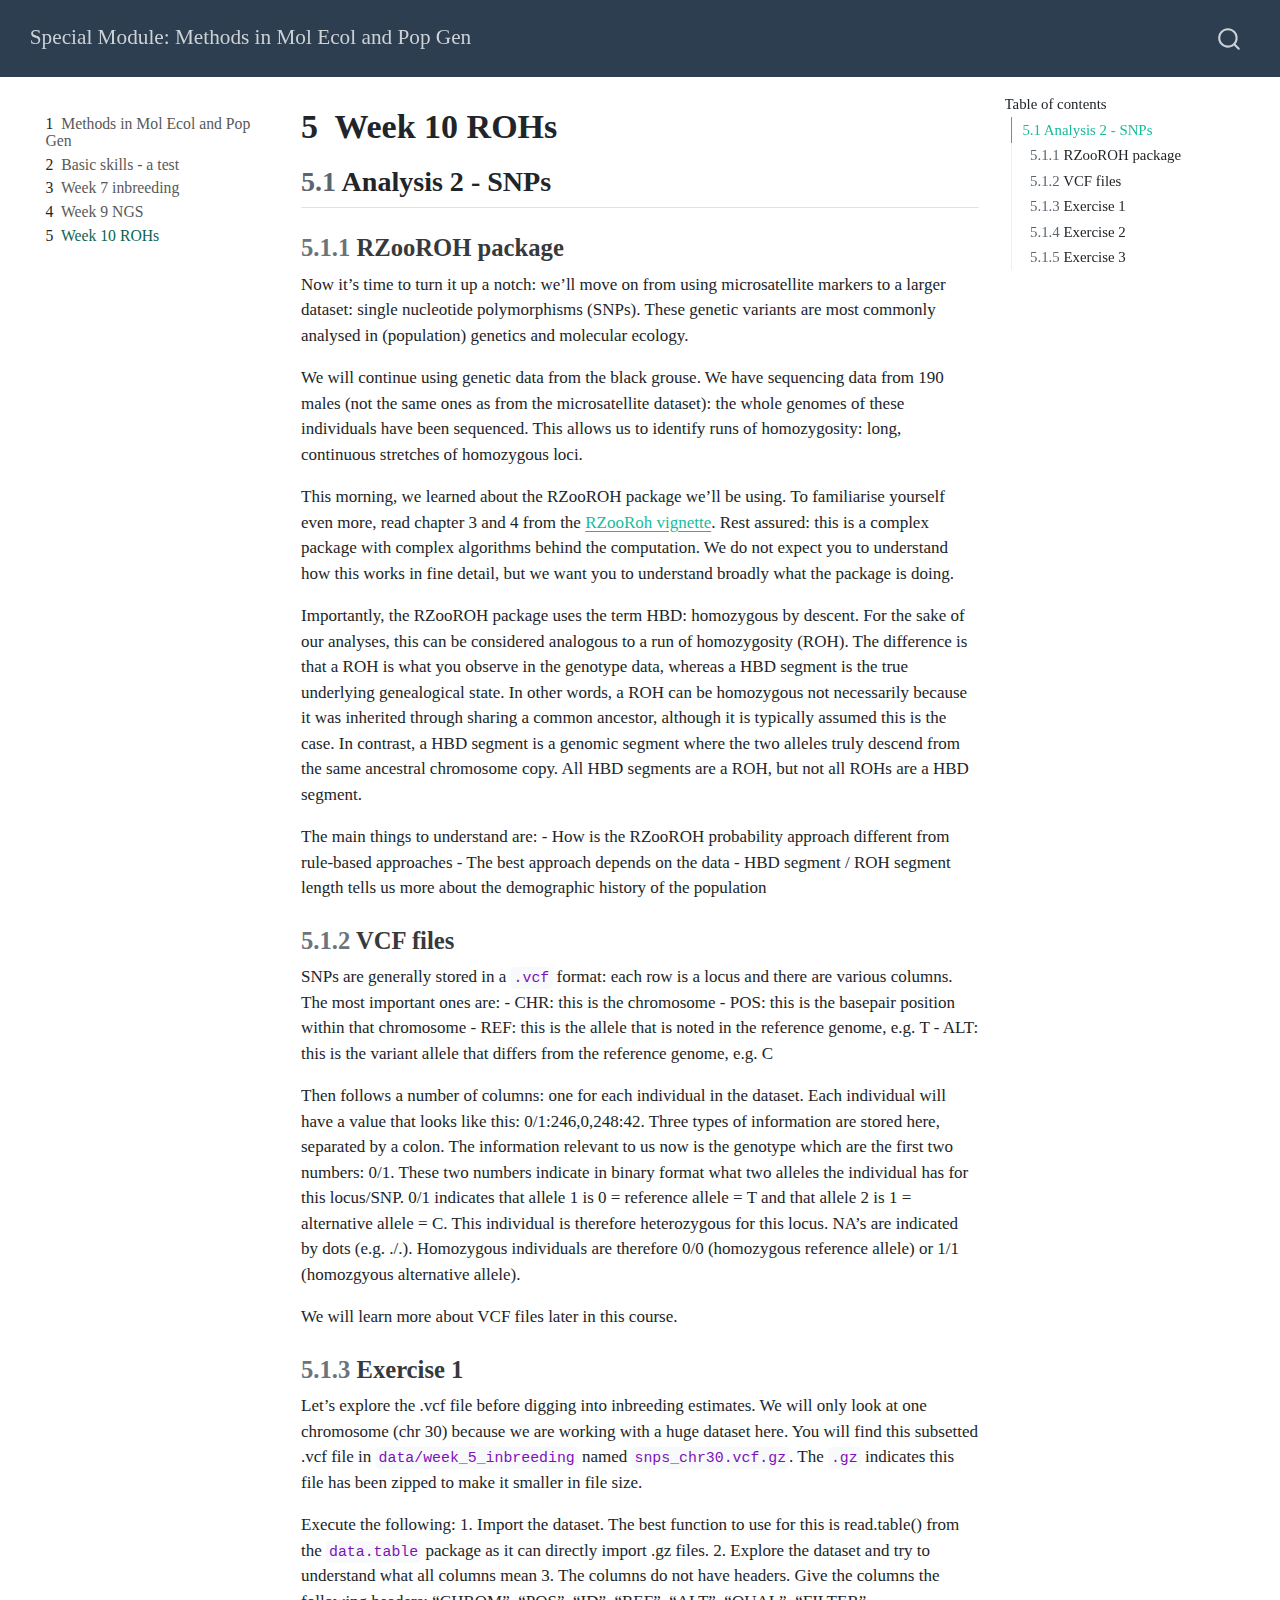
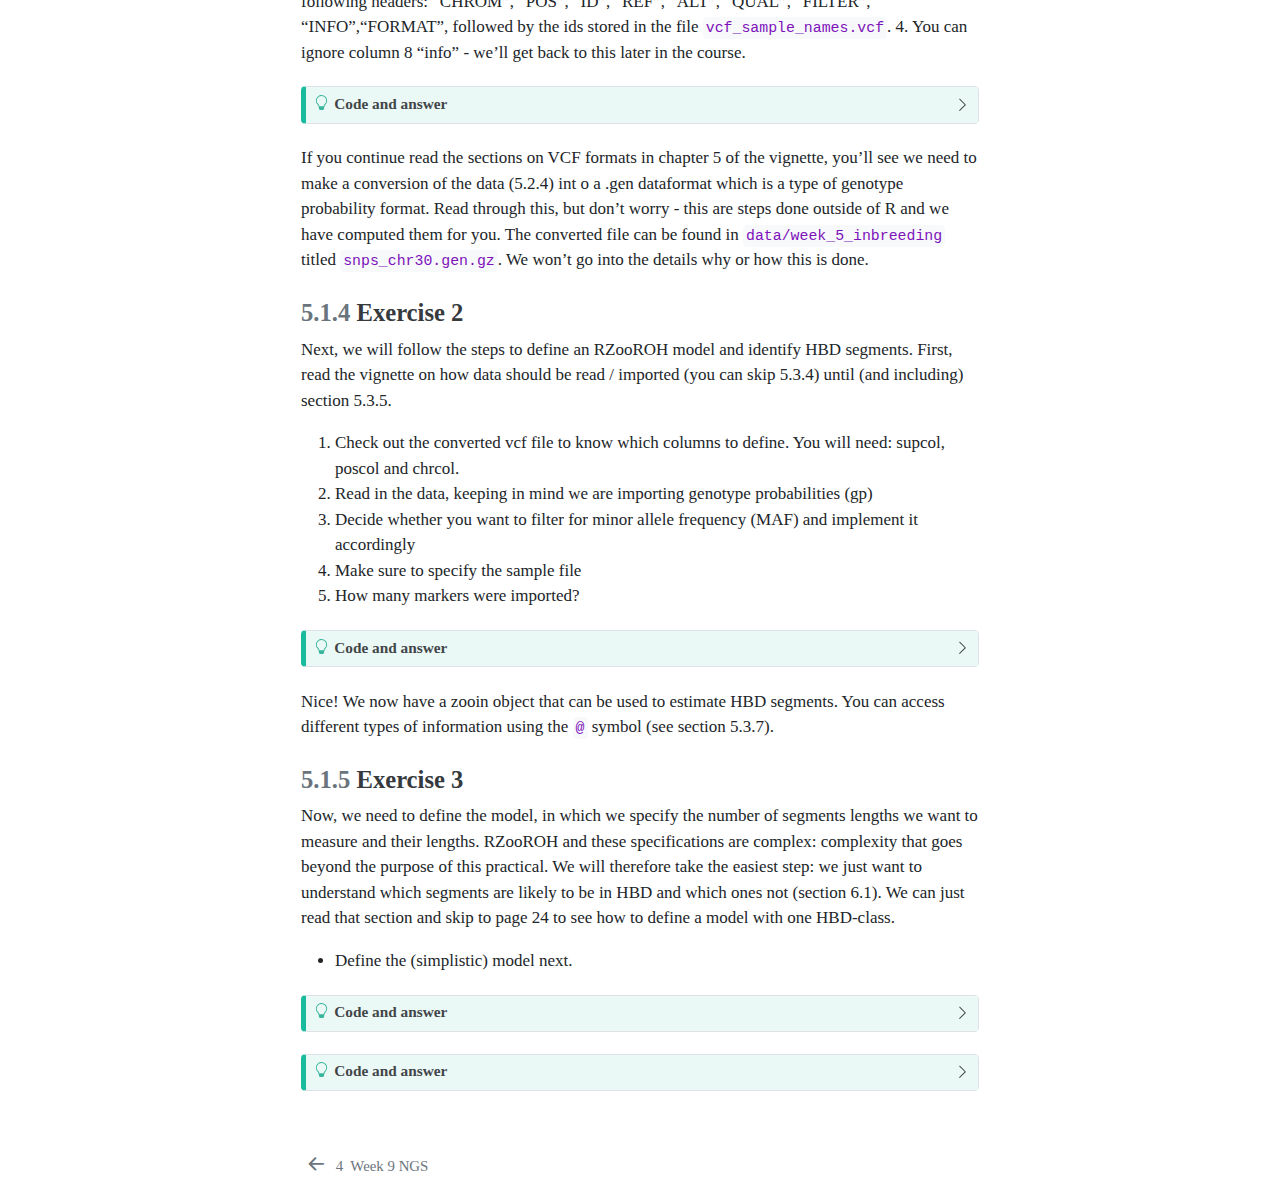
<file: docs/practicals/week_10_practical_ROHs.html>
<!DOCTYPE html>
<html xmlns="http://www.w3.org/1999/xhtml" lang="en" xml:lang="en"><head>

<meta charset="utf-8">
<meta name="generator" content="quarto-1.6.42">

<meta name="viewport" content="width=device-width, initial-scale=1.0, user-scalable=yes">


<title>5&nbsp; Week 10 ROHs – Special Module: Methods in Mol Ecol and Pop Gen</title>
<style>
code{white-space: pre-wrap;}
span.smallcaps{font-variant: small-caps;}
div.columns{display: flex; gap: min(4vw, 1.5em);}
div.column{flex: auto; overflow-x: auto;}
div.hanging-indent{margin-left: 1.5em; text-indent: -1.5em;}
ul.task-list{list-style: none;}
ul.task-list li input[type="checkbox"] {
  width: 0.8em;
  margin: 0 0.8em 0.2em -1em; /* quarto-specific, see https://github.com/quarto-dev/quarto-cli/issues/4556 */ 
  vertical-align: middle;
}
/* CSS for syntax highlighting */
pre > code.sourceCode { white-space: pre; position: relative; }
pre > code.sourceCode > span { line-height: 1.25; }
pre > code.sourceCode > span:empty { height: 1.2em; }
.sourceCode { overflow: visible; }
code.sourceCode > span { color: inherit; text-decoration: inherit; }
div.sourceCode { margin: 1em 0; }
pre.sourceCode { margin: 0; }
@media screen {
div.sourceCode { overflow: auto; }
}
@media print {
pre > code.sourceCode { white-space: pre-wrap; }
pre > code.sourceCode > span { display: inline-block; text-indent: -5em; padding-left: 5em; }
}
pre.numberSource code
  { counter-reset: source-line 0; }
pre.numberSource code > span
  { position: relative; left: -4em; counter-increment: source-line; }
pre.numberSource code > span > a:first-child::before
  { content: counter(source-line);
    position: relative; left: -1em; text-align: right; vertical-align: baseline;
    border: none; display: inline-block;
    -webkit-touch-callout: none; -webkit-user-select: none;
    -khtml-user-select: none; -moz-user-select: none;
    -ms-user-select: none; user-select: none;
    padding: 0 4px; width: 4em;
  }
pre.numberSource { margin-left: 3em;  padding-left: 4px; }
div.sourceCode
  {   }
@media screen {
pre > code.sourceCode > span > a:first-child::before { text-decoration: underline; }
}
</style>


<script src="../site_libs/quarto-nav/quarto-nav.js"></script>
<script src="../site_libs/quarto-nav/headroom.min.js"></script>
<script src="../site_libs/clipboard/clipboard.min.js"></script>
<script src="../site_libs/quarto-search/autocomplete.umd.js"></script>
<script src="../site_libs/quarto-search/fuse.min.js"></script>
<script src="../site_libs/quarto-search/quarto-search.js"></script>
<meta name="quarto:offset" content="../">
<link href="../practicals/week_9_practical_NGS.html" rel="prev">
<link href="../img/dna.jpg" rel="icon" type="image/jpeg">
<script src="../site_libs/quarto-html/quarto.js"></script>
<script src="../site_libs/quarto-html/popper.min.js"></script>
<script src="../site_libs/quarto-html/tippy.umd.min.js"></script>
<script src="../site_libs/quarto-html/anchor.min.js"></script>
<link href="../site_libs/quarto-html/tippy.css" rel="stylesheet">
<link href="../site_libs/quarto-html/quarto-syntax-highlighting-2f5df379a58b258e96c21c0638c20c03.css" rel="stylesheet" id="quarto-text-highlighting-styles">
<script src="../site_libs/bootstrap/bootstrap.min.js"></script>
<link href="../site_libs/bootstrap/bootstrap-icons.css" rel="stylesheet">
<link href="../site_libs/bootstrap/bootstrap-7281d8b040e91ef2f2c9864091717679.min.css" rel="stylesheet" append-hash="true" id="quarto-bootstrap" data-mode="light">
<script id="quarto-search-options" type="application/json">{
  "location": "navbar",
  "copy-button": false,
  "collapse-after": 3,
  "panel-placement": "end",
  "type": "overlay",
  "limit": 50,
  "keyboard-shortcut": [
    "f",
    "/",
    "s"
  ],
  "show-item-context": false,
  "language": {
    "search-no-results-text": "No results",
    "search-matching-documents-text": "matching documents",
    "search-copy-link-title": "Copy link to search",
    "search-hide-matches-text": "Hide additional matches",
    "search-more-match-text": "more match in this document",
    "search-more-matches-text": "more matches in this document",
    "search-clear-button-title": "Clear",
    "search-text-placeholder": "",
    "search-detached-cancel-button-title": "Cancel",
    "search-submit-button-title": "Submit",
    "search-label": "Search"
  }
}</script>


</head>

<body class="nav-sidebar floating nav-fixed">

<div id="quarto-search-results"></div>
  <header id="quarto-header" class="headroom fixed-top">
    <nav class="navbar navbar-expand-lg " data-bs-theme="dark">
      <div class="navbar-container container-fluid">
      <div class="navbar-brand-container mx-auto">
    <a class="navbar-brand" href="../index.html">
    <span class="navbar-title">Special Module: Methods in Mol Ecol and Pop Gen</span>
    </a>
  </div>
        <div class="quarto-navbar-tools tools-end">
</div>
          <div id="quarto-search" class="" title="Search"></div>
      </div> <!-- /container-fluid -->
    </nav>
  <nav class="quarto-secondary-nav">
    <div class="container-fluid d-flex">
      <button type="button" class="quarto-btn-toggle btn" data-bs-toggle="collapse" role="button" data-bs-target=".quarto-sidebar-collapse-item" aria-controls="quarto-sidebar" aria-expanded="false" aria-label="Toggle sidebar navigation" onclick="if (window.quartoToggleHeadroom) { window.quartoToggleHeadroom(); }">
        <i class="bi bi-layout-text-sidebar-reverse"></i>
      </button>
        <nav class="quarto-page-breadcrumbs" aria-label="breadcrumb"><ol class="breadcrumb"><li class="breadcrumb-item"><a href="../practicals/week_10_practical_ROHs.html"><span class="chapter-number">5</span>&nbsp; <span class="chapter-title">Week 10 ROHs</span></a></li></ol></nav>
        <a class="flex-grow-1" role="navigation" data-bs-toggle="collapse" data-bs-target=".quarto-sidebar-collapse-item" aria-controls="quarto-sidebar" aria-expanded="false" aria-label="Toggle sidebar navigation" onclick="if (window.quartoToggleHeadroom) { window.quartoToggleHeadroom(); }">      
        </a>
    </div>
  </nav>
</header>
<!-- content -->
<div id="quarto-content" class="quarto-container page-columns page-rows-contents page-layout-article page-navbar">
<!-- sidebar -->
  <nav id="quarto-sidebar" class="sidebar collapse collapse-horizontal quarto-sidebar-collapse-item sidebar-navigation floating overflow-auto">
    <div class="sidebar-menu-container"> 
    <ul class="list-unstyled mt-1">
        <li class="sidebar-item">
  <div class="sidebar-item-container"> 
  <a href="../index.html" class="sidebar-item-text sidebar-link">
 <span class="menu-text"><span class="chapter-number">1</span>&nbsp; <span class="chapter-title">Methods in Mol Ecol and Pop Gen</span></span></a>
  </div>
</li>
        <li class="sidebar-item">
  <div class="sidebar-item-container"> 
  <a href="../tests/test_introduction.html" class="sidebar-item-text sidebar-link">
 <span class="menu-text"><span class="chapter-number">2</span>&nbsp; <span class="chapter-title">Basic skills - a test</span></span></a>
  </div>
</li>
        <li class="sidebar-item">
  <div class="sidebar-item-container"> 
  <a href="../practicals/week_7_practical_inbreeding.html" class="sidebar-item-text sidebar-link">
 <span class="menu-text"><span class="chapter-number">3</span>&nbsp; <span class="chapter-title">Week 7 inbreeding</span></span></a>
  </div>
</li>
        <li class="sidebar-item">
  <div class="sidebar-item-container"> 
  <a href="../practicals/week_9_practical_NGS.html" class="sidebar-item-text sidebar-link">
 <span class="menu-text"><span class="chapter-number">4</span>&nbsp; <span class="chapter-title">Week 9 NGS</span></span></a>
  </div>
</li>
        <li class="sidebar-item">
  <div class="sidebar-item-container"> 
  <a href="../practicals/week_10_practical_ROHs.html" class="sidebar-item-text sidebar-link active">
 <span class="menu-text"><span class="chapter-number">5</span>&nbsp; <span class="chapter-title">Week 10 ROHs</span></span></a>
  </div>
</li>
    </ul>
    </div>
</nav>
<div id="quarto-sidebar-glass" class="quarto-sidebar-collapse-item" data-bs-toggle="collapse" data-bs-target=".quarto-sidebar-collapse-item"></div>
<!-- margin-sidebar -->
    <div id="quarto-margin-sidebar" class="sidebar margin-sidebar">
        <nav id="TOC" role="doc-toc" class="toc-active">
    <h2 id="toc-title">Table of contents</h2>
   
  <ul>
  <li><a href="#analysis-2---snps" id="toc-analysis-2---snps" class="nav-link active" data-scroll-target="#analysis-2---snps"><span class="header-section-number">5.1</span> Analysis 2 - SNPs</a>
  <ul class="collapse">
  <li><a href="#rzooroh-package" id="toc-rzooroh-package" class="nav-link" data-scroll-target="#rzooroh-package"><span class="header-section-number">5.1.1</span> RZooROH package</a></li>
  <li><a href="#vcf-files" id="toc-vcf-files" class="nav-link" data-scroll-target="#vcf-files"><span class="header-section-number">5.1.2</span> VCF files</a></li>
  <li><a href="#exercise-1" id="toc-exercise-1" class="nav-link" data-scroll-target="#exercise-1"><span class="header-section-number">5.1.3</span> Exercise 1</a></li>
  <li><a href="#exercise-2" id="toc-exercise-2" class="nav-link" data-scroll-target="#exercise-2"><span class="header-section-number">5.1.4</span> Exercise 2</a></li>
  <li><a href="#exercise-3" id="toc-exercise-3" class="nav-link" data-scroll-target="#exercise-3"><span class="header-section-number">5.1.5</span> Exercise 3</a></li>
  </ul></li>
  </ul>
</nav>
    </div>
<!-- main -->
<main class="content" id="quarto-document-content">

<header id="title-block-header" class="quarto-title-block default">
<div class="quarto-title">
<h1 class="title"><span class="chapter-number">5</span>&nbsp; <span class="chapter-title">Week 10 ROHs</span></h1>
</div>



<div class="quarto-title-meta">

    
  
    
  </div>
  


</header>


<section id="analysis-2---snps" class="level2" data-number="5.1">
<h2 data-number="5.1" class="anchored" data-anchor-id="analysis-2---snps"><span class="header-section-number">5.1</span> Analysis 2 - SNPs</h2>
<section id="rzooroh-package" class="level3" data-number="5.1.1">
<h3 data-number="5.1.1" class="anchored" data-anchor-id="rzooroh-package"><span class="header-section-number">5.1.1</span> RZooROH package</h3>
<p>Now it’s time to turn it up a notch: we’ll move on from using microsatellite markers to a larger dataset: single nucleotide polymorphisms (SNPs). These genetic variants are most commonly analysed in (population) genetics and molecular ecology.</p>
<p>We will continue using genetic data from the black grouse. We have sequencing data from 190 males (not the same ones as from the microsatellite dataset): the whole genomes of these individuals have been sequenced. This allows us to identify runs of homozygosity: long, continuous stretches of homozygous loci.</p>
<p>This morning, we learned about the RZooROH package we’ll be using. To familiarise yourself even more, read chapter 3 and 4 from the <a href="https://cran.r-project.org/web/packages/RZooRoH/vignettes/zooroh-vignette.pdf">RZooRoh vignette</a>. Rest assured: this is a complex package with complex algorithms behind the computation. We do not expect you to understand how this works in fine detail, but we want you to understand broadly what the package is doing.</p>
<p>Importantly, the RZooROH package uses the term HBD: homozygous by descent. For the sake of our analyses, this can be considered analogous to a run of homozygosity (ROH). The difference is that a ROH is what you observe in the genotype data, whereas a HBD segment is the true underlying genealogical state. In other words, a ROH can be homozygous not necessarily because it was inherited through sharing a common ancestor, although it is typically assumed this is the case. In contrast, a HBD segment is a genomic segment where the two alleles truly descend from the same ancestral chromosome copy. All HBD segments are a ROH, but not all ROHs are a HBD segment.</p>
<p>The main things to understand are: - How is the RZooROH probability approach different from rule-based approaches - The best approach depends on the data - HBD segment / ROH segment length tells us more about the demographic history of the population</p>
</section>
<section id="vcf-files" class="level3" data-number="5.1.2">
<h3 data-number="5.1.2" class="anchored" data-anchor-id="vcf-files"><span class="header-section-number">5.1.2</span> VCF files</h3>
<p>SNPs are generally stored in a <code>.vcf</code> format: each row is a locus and there are various columns. The most important ones are: - CHR: this is the chromosome - POS: this is the basepair position within that chromosome - REF: this is the allele that is noted in the reference genome, e.g.&nbsp;T - ALT: this is the variant allele that differs from the reference genome, e.g.&nbsp;C</p>
<p>Then follows a number of columns: one for each individual in the dataset. Each individual will have a value that looks like this: 0/1:246,0,248:42. Three types of information are stored here, separated by a colon. The information relevant to us now is the genotype which are the first two numbers: 0/1. These two numbers indicate in binary format what two alleles the individual has for this locus/SNP. 0/1 indicates that allele 1 is 0 = reference allele = T and that allele 2 is 1 = alternative allele = C. This individual is therefore heterozygous for this locus. NA’s are indicated by dots (e.g.&nbsp;./.). Homozygous individuals are therefore 0/0 (homozygous reference allele) or 1/1 (homozgyous alternative allele).</p>
<p>We will learn more about VCF files later in this course.</p>
</section>
<section id="exercise-1" class="level3" data-number="5.1.3">
<h3 data-number="5.1.3" class="anchored" data-anchor-id="exercise-1"><span class="header-section-number">5.1.3</span> Exercise 1</h3>
<p>Let’s explore the .vcf file before digging into inbreeding estimates. We will only look at one chromosome (chr 30) because we are working with a huge dataset here. You will find this subsetted .vcf file in <code>data/week_5_inbreeding</code> named <code>snps_chr30.vcf.gz</code>. The <code>.gz</code> indicates this file has been zipped to make it smaller in file size.</p>
<p>Execute the following: 1. Import the dataset. The best function to use for this is read.table() from the <code>data.table</code> package as it can directly import .gz files. 2. Explore the dataset and try to understand what all columns mean 3. The columns do not have headers. Give the columns the following headers: “CHROM”, “POS”, “ID”, “REF”, “ALT”, “QUAL”, “FILTER”, “INFO”,“FORMAT”, followed by the ids stored in the file <code>vcf_sample_names.vcf</code>. 4. You can ignore column 8 “info” - we’ll get back to this later in the course.</p>
<div class="callout callout-style-default callout-tip callout-titled" title="Code and answer">
<div class="callout-header d-flex align-content-center" data-bs-toggle="collapse" data-bs-target=".callout-1-contents" aria-controls="callout-1" aria-expanded="false" aria-label="Toggle callout">
<div class="callout-icon-container">
<i class="callout-icon"></i>
</div>
<div class="callout-title-container flex-fill">
Code and answer
</div>
<div class="callout-btn-toggle d-inline-block border-0 py-1 ps-1 pe-0 float-end"><i class="callout-toggle"></i></div>
</div>
<div id="callout-1" class="callout-1-contents callout-collapse collapse">
<div class="callout-body-container callout-body">
<div class="cell">
<details class="code-fold">
<summary>Code</summary>
<div class="sourceCode cell-code" id="cb1"><pre class="sourceCode r code-with-copy"><code class="sourceCode r"><span id="cb1-1"><a href="#cb1-1" aria-hidden="true" tabindex="-1"></a><span class="co"># load library</span></span>
<span id="cb1-2"><a href="#cb1-2" aria-hidden="true" tabindex="-1"></a><span class="fu">library</span>(data.table)</span>
<span id="cb1-3"><a href="#cb1-3" aria-hidden="true" tabindex="-1"></a></span>
<span id="cb1-4"><a href="#cb1-4" aria-hidden="true" tabindex="-1"></a><span class="co"># import SNP data</span></span>
<span id="cb1-5"><a href="#cb1-5" aria-hidden="true" tabindex="-1"></a>snps <span class="ot">&lt;-</span> <span class="fu">read.table</span>(<span class="st">"../data/week_5_inbreeding/snps_chr30.vcf.gz"</span>)</span>
<span id="cb1-6"><a href="#cb1-6" aria-hidden="true" tabindex="-1"></a></span>
<span id="cb1-7"><a href="#cb1-7" aria-hidden="true" tabindex="-1"></a><span class="co"># import individual names</span></span>
<span id="cb1-8"><a href="#cb1-8" aria-hidden="true" tabindex="-1"></a>names <span class="ot">&lt;-</span> <span class="fu">read.csv</span>(<span class="st">"../data/week_5_inbreeding/vcf_sample_names.txt"</span>, <span class="at">header=</span>F)</span>
<span id="cb1-9"><a href="#cb1-9" aria-hidden="true" tabindex="-1"></a></span>
<span id="cb1-10"><a href="#cb1-10" aria-hidden="true" tabindex="-1"></a><span class="co"># change names manually</span></span>
<span id="cb1-11"><a href="#cb1-11" aria-hidden="true" tabindex="-1"></a><span class="fu">names</span>(snps) <span class="ot">&lt;-</span> <span class="fu">c</span>(<span class="st">"CHROM"</span>, <span class="st">"POS"</span>, <span class="st">"ID"</span>, <span class="st">"REF"</span>, <span class="st">"ALT"</span>, <span class="st">"QUAL"</span>, <span class="st">"FILTER"</span>, <span class="st">"INFO"</span>,<span class="st">"FORMAT"</span>, names<span class="sc">$</span>V1)</span>
<span id="cb1-12"><a href="#cb1-12" aria-hidden="true" tabindex="-1"></a></span>
<span id="cb1-13"><a href="#cb1-13" aria-hidden="true" tabindex="-1"></a><span class="co"># explore the data with e.g. View()</span></span></code><button title="Copy to Clipboard" class="code-copy-button"><i class="bi"></i></button></pre></div>
</details>
</div>
</div>
</div>
</div>
<p>If you continue read the sections on VCF formats in chapter 5 of the vignette, you’ll see we need to make a conversion of the data (5.2.4) int o a .gen dataformat which is a type of genotype probability format. Read through this, but don’t worry - this are steps done outside of R and we have computed them for you. The converted file can be found in <code>data/week_5_inbreeding</code> titled <code>snps_chr30.gen.gz</code>. We won’t go into the details why or how this is done.</p>
</section>
<section id="exercise-2" class="level3" data-number="5.1.4">
<h3 data-number="5.1.4" class="anchored" data-anchor-id="exercise-2"><span class="header-section-number">5.1.4</span> Exercise 2</h3>
<p>Next, we will follow the steps to define an RZooROH model and identify HBD segments. First, read the vignette on how data should be read / imported (you can skip 5.3.4) until (and including) section 5.3.5.</p>
<ol type="1">
<li>Check out the converted vcf file to know which columns to define. You will need: supcol, poscol and chrcol.</li>
<li>Read in the data, keeping in mind we are importing genotype probabilities (gp)</li>
<li>Decide whether you want to filter for minor allele frequency (MAF) and implement it accordingly</li>
<li>Make sure to specify the sample file</li>
<li>How many markers were imported?</li>
</ol>
<div class="callout callout-style-default callout-tip callout-titled" title="Code and answer">
<div class="callout-header d-flex align-content-center" data-bs-toggle="collapse" data-bs-target=".callout-2-contents" aria-controls="callout-2" aria-expanded="false" aria-label="Toggle callout">
<div class="callout-icon-container">
<i class="callout-icon"></i>
</div>
<div class="callout-title-container flex-fill">
Code and answer
</div>
<div class="callout-btn-toggle d-inline-block border-0 py-1 ps-1 pe-0 float-end"><i class="callout-toggle"></i></div>
</div>
<div id="callout-2" class="callout-2-contents callout-collapse collapse">
<div class="callout-body-container callout-body">
<div class="cell">
<details class="code-fold">
<summary>Code</summary>
<div class="sourceCode cell-code" id="cb2"><pre class="sourceCode r code-with-copy"><code class="sourceCode r"><span id="cb2-1"><a href="#cb2-1" aria-hidden="true" tabindex="-1"></a><span class="do">## load in data</span></span>
<span id="cb2-2"><a href="#cb2-2" aria-hidden="true" tabindex="-1"></a><span class="fu">library</span>(RZooRoH)</span>
<span id="cb2-3"><a href="#cb2-3" aria-hidden="true" tabindex="-1"></a>file_gen <span class="ot">&lt;-</span> <span class="st">"../data/week_5_inbreeding/snps_chr30.gen.gz"</span></span>
<span id="cb2-4"><a href="#cb2-4" aria-hidden="true" tabindex="-1"></a>data <span class="ot">&lt;-</span> <span class="fu">zoodata</span>(<span class="at">genofile =</span> file_gen, <span class="at">zformat =</span> <span class="st">"gp"</span>, <span class="at">chrcol =</span> <span class="dv">1</span>, <span class="at">poscol =</span> <span class="dv">3</span>, <span class="at">supcol =</span> <span class="dv">5</span>, <span class="at">samplefile=</span> <span class="st">"../data/week_5_inbreeding/vcf_sample_names.txt"</span>)</span></code><button title="Copy to Clipboard" class="code-copy-button"><i class="bi"></i></button></pre></div>
</details>
</div>
<p>3786 markers/SNPs were imported if you don’t filter for MAF.</p>
</div>
</div>
</div>
<p>Nice! We now have a zooin object that can be used to estimate HBD segments. You can access different types of information using the <code>@</code> symbol (see section 5.3.7).</p>
</section>
<section id="exercise-3" class="level3" data-number="5.1.5">
<h3 data-number="5.1.5" class="anchored" data-anchor-id="exercise-3"><span class="header-section-number">5.1.5</span> Exercise 3</h3>
<p>Now, we need to define the model, in which we specify the number of segments lengths we want to measure and their lengths. RZooROH and these specifications are complex: complexity that goes beyond the purpose of this practical. We will therefore take the easiest step: we just want to understand which segments are likely to be in HBD and which ones not (section 6.1). We can just read that section and skip to page 24 to see how to define a model with one HBD-class.</p>
<ul>
<li>Define the (simplistic) model next.</li>
</ul>
<div class="callout callout-style-default callout-tip callout-titled" title="Code and answer">
<div class="callout-header d-flex align-content-center" data-bs-toggle="collapse" data-bs-target=".callout-3-contents" aria-controls="callout-3" aria-expanded="false" aria-label="Toggle callout">
<div class="callout-icon-container">
<i class="callout-icon"></i>
</div>
<div class="callout-title-container flex-fill">
Code and answer
</div>
<div class="callout-btn-toggle d-inline-block border-0 py-1 ps-1 pe-0 float-end"><i class="callout-toggle"></i></div>
</div>
<div id="callout-3" class="callout-3-contents callout-collapse collapse">
<div class="callout-body-container callout-body">
<div class="cell">
<details class="code-fold">
<summary>Code</summary>
<div class="sourceCode cell-code" id="cb3"><pre class="sourceCode r code-with-copy"><code class="sourceCode r"><span id="cb3-1"><a href="#cb3-1" aria-hidden="true" tabindex="-1"></a><span class="do">### Define model</span></span>
<span id="cb3-2"><a href="#cb3-2" aria-hidden="true" tabindex="-1"></a>model <span class="ot">&lt;-</span> <span class="fu">zoomodel</span>(<span class="at">predefined=</span><span class="cn">FALSE</span>,<span class="at">K=</span><span class="dv">1</span>,<span class="at">krates=</span><span class="fu">c</span>(<span class="dv">10</span>))</span></code><button title="Copy to Clipboard" class="code-copy-button"><i class="bi"></i></button></pre></div>
</details>
</div>
</div>
</div>
</div>
<div class="callout callout-style-default callout-tip callout-titled" title="Code and answer">
<div class="callout-header d-flex align-content-center" data-bs-toggle="collapse" data-bs-target=".callout-4-contents" aria-controls="callout-4" aria-expanded="false" aria-label="Toggle callout">
<div class="callout-icon-container">
<i class="callout-icon"></i>
</div>
<div class="callout-title-container flex-fill">
Code and answer
</div>
<div class="callout-btn-toggle d-inline-block border-0 py-1 ps-1 pe-0 float-end"><i class="callout-toggle"></i></div>
</div>
<div id="callout-4" class="callout-4-contents callout-collapse collapse">
<div class="callout-body-container callout-body">
<div class="cell">
<details class="code-fold">
<summary>Code</summary>
<div class="sourceCode cell-code" id="cb4"><pre class="sourceCode r code-with-copy"><code class="sourceCode r"><span id="cb4-1"><a href="#cb4-1" aria-hidden="true" tabindex="-1"></a><span class="do">### run model</span></span>
<span id="cb4-2"><a href="#cb4-2" aria-hidden="true" tabindex="-1"></a>out <span class="ot">&lt;-</span> <span class="fu">zoorun</span>(<span class="at">zoomodel =</span> model, </span>
<span id="cb4-3"><a href="#cb4-3" aria-hidden="true" tabindex="-1"></a>              <span class="at">zooin =</span> data, </span>
<span id="cb4-4"><a href="#cb4-4" aria-hidden="true" tabindex="-1"></a>              <span class="at">nT =</span> <span class="dv">8</span>, <span class="at">localhbd =</span> <span class="cn">TRUE</span>)</span>
<span id="cb4-5"><a href="#cb4-5" aria-hidden="true" tabindex="-1"></a></span>
<span id="cb4-6"><a href="#cb4-6" aria-hidden="true" tabindex="-1"></a><span class="do">### divide out rzooroh </span><span class="al">###</span></span>
<span id="cb4-7"><a href="#cb4-7" aria-hidden="true" tabindex="-1"></a>hbd <span class="ot">&lt;-</span> <span class="fu">realized</span>(out)</span>
<span id="cb4-8"><a href="#cb4-8" aria-hidden="true" tabindex="-1"></a></span>
<span id="cb4-9"><a href="#cb4-9" aria-hidden="true" tabindex="-1"></a>hbd<span class="sc">$</span>file_id <span class="ot">&lt;-</span> out<span class="sc">@</span>sampleids</span></code><button title="Copy to Clipboard" class="code-copy-button"><i class="bi"></i></button></pre></div>
</details>
</div>
</div>
</div>
</div>


</section>
</section>

</main> <!-- /main -->
<script id="quarto-html-after-body" type="application/javascript">
window.document.addEventListener("DOMContentLoaded", function (event) {
  const toggleBodyColorMode = (bsSheetEl) => {
    const mode = bsSheetEl.getAttribute("data-mode");
    const bodyEl = window.document.querySelector("body");
    if (mode === "dark") {
      bodyEl.classList.add("quarto-dark");
      bodyEl.classList.remove("quarto-light");
    } else {
      bodyEl.classList.add("quarto-light");
      bodyEl.classList.remove("quarto-dark");
    }
  }
  const toggleBodyColorPrimary = () => {
    const bsSheetEl = window.document.querySelector("link#quarto-bootstrap");
    if (bsSheetEl) {
      toggleBodyColorMode(bsSheetEl);
    }
  }
  toggleBodyColorPrimary();  
  const icon = "";
  const anchorJS = new window.AnchorJS();
  anchorJS.options = {
    placement: 'right',
    icon: icon
  };
  anchorJS.add('.anchored');
  const isCodeAnnotation = (el) => {
    for (const clz of el.classList) {
      if (clz.startsWith('code-annotation-')) {                     
        return true;
      }
    }
    return false;
  }
  const onCopySuccess = function(e) {
    // button target
    const button = e.trigger;
    // don't keep focus
    button.blur();
    // flash "checked"
    button.classList.add('code-copy-button-checked');
    var currentTitle = button.getAttribute("title");
    button.setAttribute("title", "Copied!");
    let tooltip;
    if (window.bootstrap) {
      button.setAttribute("data-bs-toggle", "tooltip");
      button.setAttribute("data-bs-placement", "left");
      button.setAttribute("data-bs-title", "Copied!");
      tooltip = new bootstrap.Tooltip(button, 
        { trigger: "manual", 
          customClass: "code-copy-button-tooltip",
          offset: [0, -8]});
      tooltip.show();    
    }
    setTimeout(function() {
      if (tooltip) {
        tooltip.hide();
        button.removeAttribute("data-bs-title");
        button.removeAttribute("data-bs-toggle");
        button.removeAttribute("data-bs-placement");
      }
      button.setAttribute("title", currentTitle);
      button.classList.remove('code-copy-button-checked');
    }, 1000);
    // clear code selection
    e.clearSelection();
  }
  const getTextToCopy = function(trigger) {
      const codeEl = trigger.previousElementSibling.cloneNode(true);
      for (const childEl of codeEl.children) {
        if (isCodeAnnotation(childEl)) {
          childEl.remove();
        }
      }
      return codeEl.innerText;
  }
  const clipboard = new window.ClipboardJS('.code-copy-button:not([data-in-quarto-modal])', {
    text: getTextToCopy
  });
  clipboard.on('success', onCopySuccess);
  if (window.document.getElementById('quarto-embedded-source-code-modal')) {
    const clipboardModal = new window.ClipboardJS('.code-copy-button[data-in-quarto-modal]', {
      text: getTextToCopy,
      container: window.document.getElementById('quarto-embedded-source-code-modal')
    });
    clipboardModal.on('success', onCopySuccess);
  }
    var localhostRegex = new RegExp(/^(?:http|https):\/\/localhost\:?[0-9]*\//);
    var mailtoRegex = new RegExp(/^mailto:/);
      var filterRegex = new RegExp('/' + window.location.host + '/');
    var isInternal = (href) => {
        return filterRegex.test(href) || localhostRegex.test(href) || mailtoRegex.test(href);
    }
    // Inspect non-navigation links and adorn them if external
 	var links = window.document.querySelectorAll('a[href]:not(.nav-link):not(.navbar-brand):not(.toc-action):not(.sidebar-link):not(.sidebar-item-toggle):not(.pagination-link):not(.no-external):not([aria-hidden]):not(.dropdown-item):not(.quarto-navigation-tool):not(.about-link)');
    for (var i=0; i<links.length; i++) {
      const link = links[i];
      if (!isInternal(link.href)) {
        // undo the damage that might have been done by quarto-nav.js in the case of
        // links that we want to consider external
        if (link.dataset.originalHref !== undefined) {
          link.href = link.dataset.originalHref;
        }
      }
    }
  function tippyHover(el, contentFn, onTriggerFn, onUntriggerFn) {
    const config = {
      allowHTML: true,
      maxWidth: 500,
      delay: 100,
      arrow: false,
      appendTo: function(el) {
          return el.parentElement;
      },
      interactive: true,
      interactiveBorder: 10,
      theme: 'quarto',
      placement: 'bottom-start',
    };
    if (contentFn) {
      config.content = contentFn;
    }
    if (onTriggerFn) {
      config.onTrigger = onTriggerFn;
    }
    if (onUntriggerFn) {
      config.onUntrigger = onUntriggerFn;
    }
    window.tippy(el, config); 
  }
  const noterefs = window.document.querySelectorAll('a[role="doc-noteref"]');
  for (var i=0; i<noterefs.length; i++) {
    const ref = noterefs[i];
    tippyHover(ref, function() {
      // use id or data attribute instead here
      let href = ref.getAttribute('data-footnote-href') || ref.getAttribute('href');
      try { href = new URL(href).hash; } catch {}
      const id = href.replace(/^#\/?/, "");
      const note = window.document.getElementById(id);
      if (note) {
        return note.innerHTML;
      } else {
        return "";
      }
    });
  }
  const xrefs = window.document.querySelectorAll('a.quarto-xref');
  const processXRef = (id, note) => {
    // Strip column container classes
    const stripColumnClz = (el) => {
      el.classList.remove("page-full", "page-columns");
      if (el.children) {
        for (const child of el.children) {
          stripColumnClz(child);
        }
      }
    }
    stripColumnClz(note)
    if (id === null || id.startsWith('sec-')) {
      // Special case sections, only their first couple elements
      const container = document.createElement("div");
      if (note.children && note.children.length > 2) {
        container.appendChild(note.children[0].cloneNode(true));
        for (let i = 1; i < note.children.length; i++) {
          const child = note.children[i];
          if (child.tagName === "P" && child.innerText === "") {
            continue;
          } else {
            container.appendChild(child.cloneNode(true));
            break;
          }
        }
        if (window.Quarto?.typesetMath) {
          window.Quarto.typesetMath(container);
        }
        return container.innerHTML
      } else {
        if (window.Quarto?.typesetMath) {
          window.Quarto.typesetMath(note);
        }
        return note.innerHTML;
      }
    } else {
      // Remove any anchor links if they are present
      const anchorLink = note.querySelector('a.anchorjs-link');
      if (anchorLink) {
        anchorLink.remove();
      }
      if (window.Quarto?.typesetMath) {
        window.Quarto.typesetMath(note);
      }
      if (note.classList.contains("callout")) {
        return note.outerHTML;
      } else {
        return note.innerHTML;
      }
    }
  }
  for (var i=0; i<xrefs.length; i++) {
    const xref = xrefs[i];
    tippyHover(xref, undefined, function(instance) {
      instance.disable();
      let url = xref.getAttribute('href');
      let hash = undefined; 
      if (url.startsWith('#')) {
        hash = url;
      } else {
        try { hash = new URL(url).hash; } catch {}
      }
      if (hash) {
        const id = hash.replace(/^#\/?/, "");
        const note = window.document.getElementById(id);
        if (note !== null) {
          try {
            const html = processXRef(id, note.cloneNode(true));
            instance.setContent(html);
          } finally {
            instance.enable();
            instance.show();
          }
        } else {
          // See if we can fetch this
          fetch(url.split('#')[0])
          .then(res => res.text())
          .then(html => {
            const parser = new DOMParser();
            const htmlDoc = parser.parseFromString(html, "text/html");
            const note = htmlDoc.getElementById(id);
            if (note !== null) {
              const html = processXRef(id, note);
              instance.setContent(html);
            } 
          }).finally(() => {
            instance.enable();
            instance.show();
          });
        }
      } else {
        // See if we can fetch a full url (with no hash to target)
        // This is a special case and we should probably do some content thinning / targeting
        fetch(url)
        .then(res => res.text())
        .then(html => {
          const parser = new DOMParser();
          const htmlDoc = parser.parseFromString(html, "text/html");
          const note = htmlDoc.querySelector('main.content');
          if (note !== null) {
            // This should only happen for chapter cross references
            // (since there is no id in the URL)
            // remove the first header
            if (note.children.length > 0 && note.children[0].tagName === "HEADER") {
              note.children[0].remove();
            }
            const html = processXRef(null, note);
            instance.setContent(html);
          } 
        }).finally(() => {
          instance.enable();
          instance.show();
        });
      }
    }, function(instance) {
    });
  }
      let selectedAnnoteEl;
      const selectorForAnnotation = ( cell, annotation) => {
        let cellAttr = 'data-code-cell="' + cell + '"';
        let lineAttr = 'data-code-annotation="' +  annotation + '"';
        const selector = 'span[' + cellAttr + '][' + lineAttr + ']';
        return selector;
      }
      const selectCodeLines = (annoteEl) => {
        const doc = window.document;
        const targetCell = annoteEl.getAttribute("data-target-cell");
        const targetAnnotation = annoteEl.getAttribute("data-target-annotation");
        const annoteSpan = window.document.querySelector(selectorForAnnotation(targetCell, targetAnnotation));
        const lines = annoteSpan.getAttribute("data-code-lines").split(",");
        const lineIds = lines.map((line) => {
          return targetCell + "-" + line;
        })
        let top = null;
        let height = null;
        let parent = null;
        if (lineIds.length > 0) {
            //compute the position of the single el (top and bottom and make a div)
            const el = window.document.getElementById(lineIds[0]);
            top = el.offsetTop;
            height = el.offsetHeight;
            parent = el.parentElement.parentElement;
          if (lineIds.length > 1) {
            const lastEl = window.document.getElementById(lineIds[lineIds.length - 1]);
            const bottom = lastEl.offsetTop + lastEl.offsetHeight;
            height = bottom - top;
          }
          if (top !== null && height !== null && parent !== null) {
            // cook up a div (if necessary) and position it 
            let div = window.document.getElementById("code-annotation-line-highlight");
            if (div === null) {
              div = window.document.createElement("div");
              div.setAttribute("id", "code-annotation-line-highlight");
              div.style.position = 'absolute';
              parent.appendChild(div);
            }
            div.style.top = top - 2 + "px";
            div.style.height = height + 4 + "px";
            div.style.left = 0;
            let gutterDiv = window.document.getElementById("code-annotation-line-highlight-gutter");
            if (gutterDiv === null) {
              gutterDiv = window.document.createElement("div");
              gutterDiv.setAttribute("id", "code-annotation-line-highlight-gutter");
              gutterDiv.style.position = 'absolute';
              const codeCell = window.document.getElementById(targetCell);
              const gutter = codeCell.querySelector('.code-annotation-gutter');
              gutter.appendChild(gutterDiv);
            }
            gutterDiv.style.top = top - 2 + "px";
            gutterDiv.style.height = height + 4 + "px";
          }
          selectedAnnoteEl = annoteEl;
        }
      };
      const unselectCodeLines = () => {
        const elementsIds = ["code-annotation-line-highlight", "code-annotation-line-highlight-gutter"];
        elementsIds.forEach((elId) => {
          const div = window.document.getElementById(elId);
          if (div) {
            div.remove();
          }
        });
        selectedAnnoteEl = undefined;
      };
        // Handle positioning of the toggle
    window.addEventListener(
      "resize",
      throttle(() => {
        elRect = undefined;
        if (selectedAnnoteEl) {
          selectCodeLines(selectedAnnoteEl);
        }
      }, 10)
    );
    function throttle(fn, ms) {
    let throttle = false;
    let timer;
      return (...args) => {
        if(!throttle) { // first call gets through
            fn.apply(this, args);
            throttle = true;
        } else { // all the others get throttled
            if(timer) clearTimeout(timer); // cancel #2
            timer = setTimeout(() => {
              fn.apply(this, args);
              timer = throttle = false;
            }, ms);
        }
      };
    }
      // Attach click handler to the DT
      const annoteDls = window.document.querySelectorAll('dt[data-target-cell]');
      for (const annoteDlNode of annoteDls) {
        annoteDlNode.addEventListener('click', (event) => {
          const clickedEl = event.target;
          if (clickedEl !== selectedAnnoteEl) {
            unselectCodeLines();
            const activeEl = window.document.querySelector('dt[data-target-cell].code-annotation-active');
            if (activeEl) {
              activeEl.classList.remove('code-annotation-active');
            }
            selectCodeLines(clickedEl);
            clickedEl.classList.add('code-annotation-active');
          } else {
            // Unselect the line
            unselectCodeLines();
            clickedEl.classList.remove('code-annotation-active');
          }
        });
      }
  const findCites = (el) => {
    const parentEl = el.parentElement;
    if (parentEl) {
      const cites = parentEl.dataset.cites;
      if (cites) {
        return {
          el,
          cites: cites.split(' ')
        };
      } else {
        return findCites(el.parentElement)
      }
    } else {
      return undefined;
    }
  };
  var bibliorefs = window.document.querySelectorAll('a[role="doc-biblioref"]');
  for (var i=0; i<bibliorefs.length; i++) {
    const ref = bibliorefs[i];
    const citeInfo = findCites(ref);
    if (citeInfo) {
      tippyHover(citeInfo.el, function() {
        var popup = window.document.createElement('div');
        citeInfo.cites.forEach(function(cite) {
          var citeDiv = window.document.createElement('div');
          citeDiv.classList.add('hanging-indent');
          citeDiv.classList.add('csl-entry');
          var biblioDiv = window.document.getElementById('ref-' + cite);
          if (biblioDiv) {
            citeDiv.innerHTML = biblioDiv.innerHTML;
          }
          popup.appendChild(citeDiv);
        });
        return popup.innerHTML;
      });
    }
  }
});
</script>
<nav class="page-navigation">
  <div class="nav-page nav-page-previous">
      <a href="../practicals/week_9_practical_NGS.html" class="pagination-link" aria-label="Week 9 NGS">
        <i class="bi bi-arrow-left-short"></i> <span class="nav-page-text"><span class="chapter-number">4</span>&nbsp; <span class="chapter-title">Week 9 NGS</span></span>
      </a>          
  </div>
  <div class="nav-page nav-page-next">
  </div>
</nav>
</div> <!-- /content -->




</body></html>
</file>
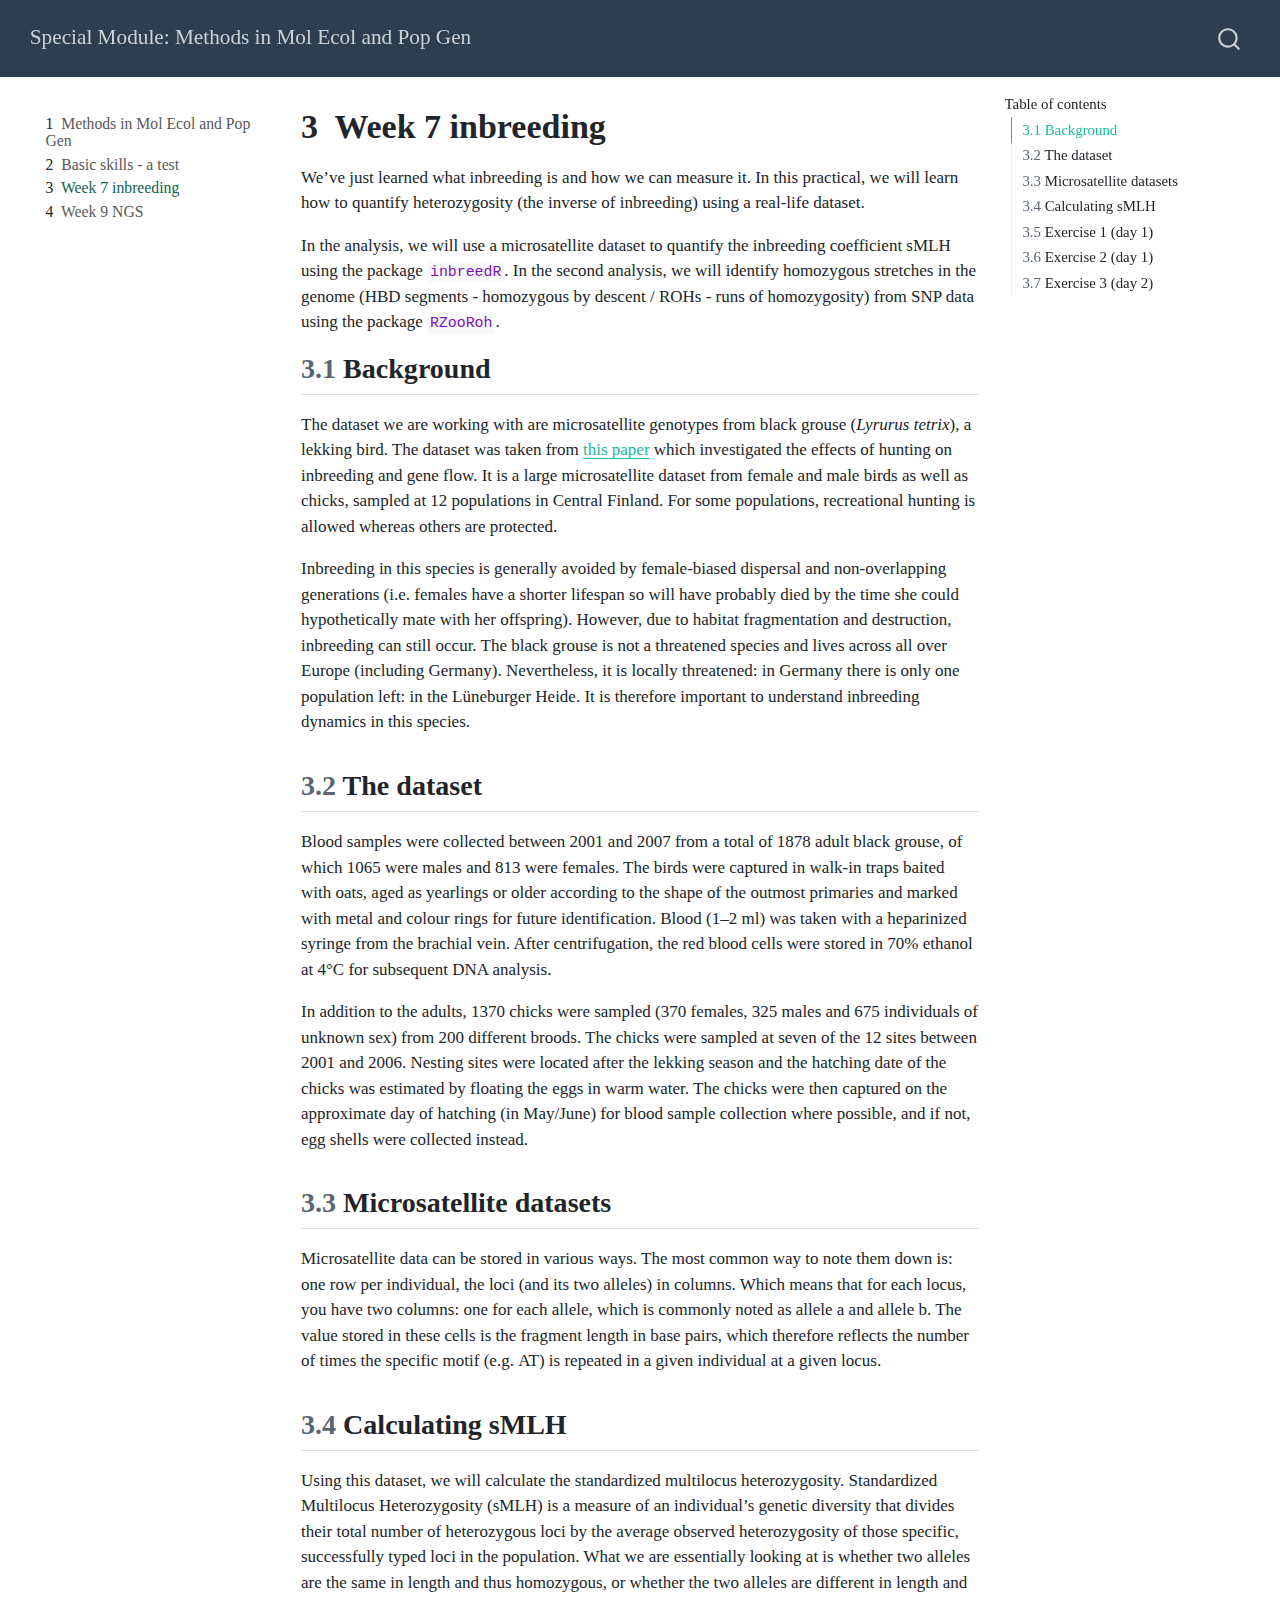
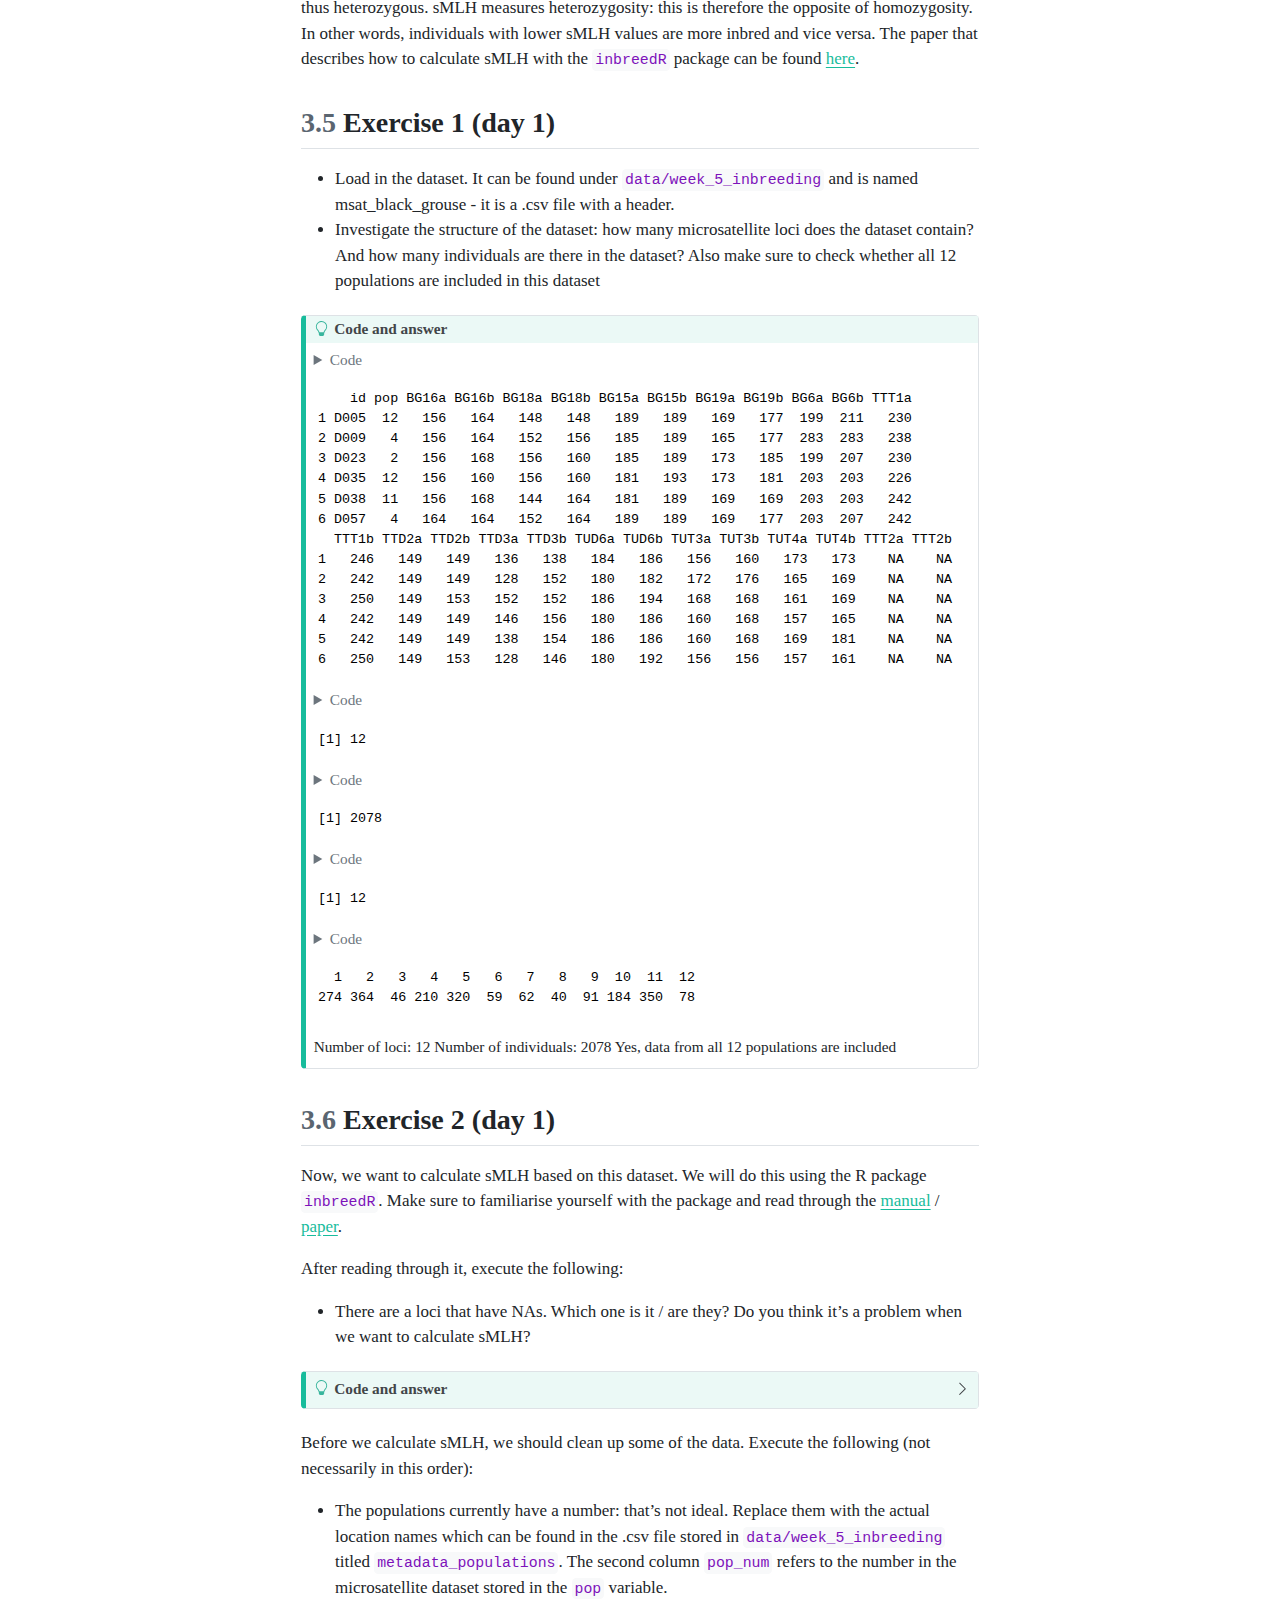
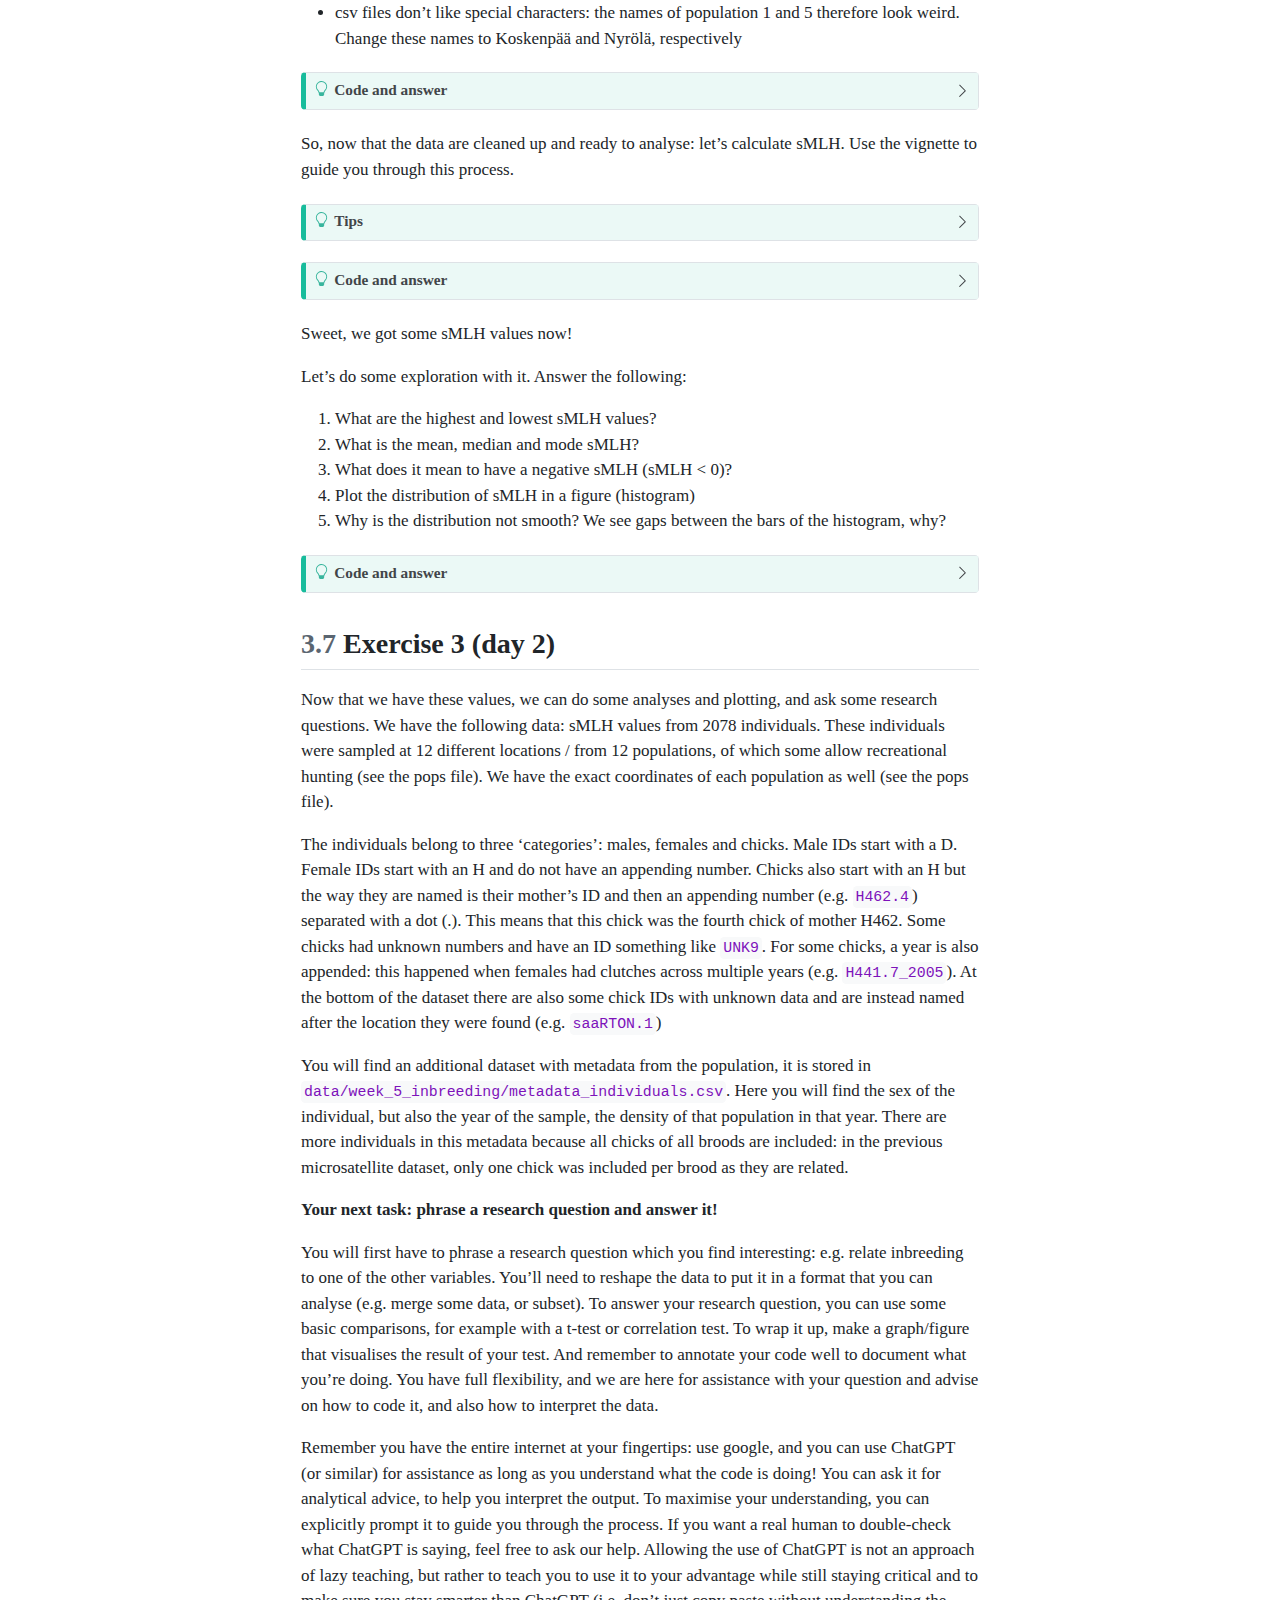
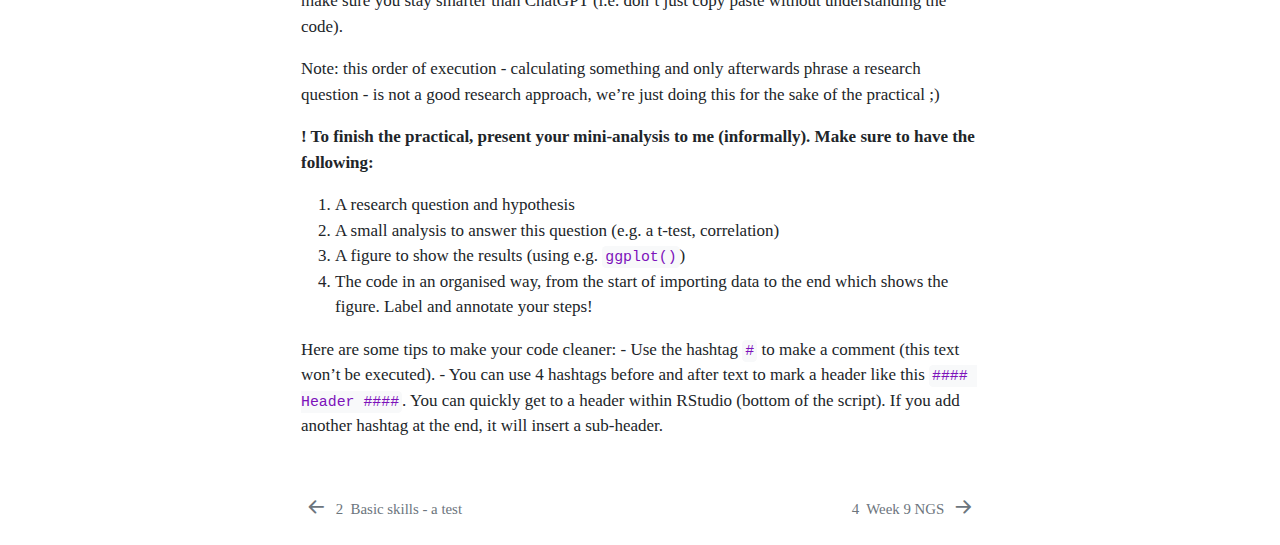
<file: docs/practicals/week_7_practical_inbreeding.html>
<!DOCTYPE html>
<html xmlns="http://www.w3.org/1999/xhtml" lang="en" xml:lang="en"><head>

<meta charset="utf-8">
<meta name="generator" content="quarto-1.6.42">

<meta name="viewport" content="width=device-width, initial-scale=1.0, user-scalable=yes">


<title>3&nbsp; Week 7 inbreeding – Special Module: Methods in Mol Ecol and Pop Gen</title>
<style>
code{white-space: pre-wrap;}
span.smallcaps{font-variant: small-caps;}
div.columns{display: flex; gap: min(4vw, 1.5em);}
div.column{flex: auto; overflow-x: auto;}
div.hanging-indent{margin-left: 1.5em; text-indent: -1.5em;}
ul.task-list{list-style: none;}
ul.task-list li input[type="checkbox"] {
  width: 0.8em;
  margin: 0 0.8em 0.2em -1em; /* quarto-specific, see https://github.com/quarto-dev/quarto-cli/issues/4556 */ 
  vertical-align: middle;
}
/* CSS for syntax highlighting */
pre > code.sourceCode { white-space: pre; position: relative; }
pre > code.sourceCode > span { line-height: 1.25; }
pre > code.sourceCode > span:empty { height: 1.2em; }
.sourceCode { overflow: visible; }
code.sourceCode > span { color: inherit; text-decoration: inherit; }
div.sourceCode { margin: 1em 0; }
pre.sourceCode { margin: 0; }
@media screen {
div.sourceCode { overflow: auto; }
}
@media print {
pre > code.sourceCode { white-space: pre-wrap; }
pre > code.sourceCode > span { display: inline-block; text-indent: -5em; padding-left: 5em; }
}
pre.numberSource code
  { counter-reset: source-line 0; }
pre.numberSource code > span
  { position: relative; left: -4em; counter-increment: source-line; }
pre.numberSource code > span > a:first-child::before
  { content: counter(source-line);
    position: relative; left: -1em; text-align: right; vertical-align: baseline;
    border: none; display: inline-block;
    -webkit-touch-callout: none; -webkit-user-select: none;
    -khtml-user-select: none; -moz-user-select: none;
    -ms-user-select: none; user-select: none;
    padding: 0 4px; width: 4em;
  }
pre.numberSource { margin-left: 3em;  padding-left: 4px; }
div.sourceCode
  {   }
@media screen {
pre > code.sourceCode > span > a:first-child::before { text-decoration: underline; }
}
</style>


<script src="../site_libs/quarto-nav/quarto-nav.js"></script>
<script src="../site_libs/quarto-nav/headroom.min.js"></script>
<script src="../site_libs/clipboard/clipboard.min.js"></script>
<script src="../site_libs/quarto-search/autocomplete.umd.js"></script>
<script src="../site_libs/quarto-search/fuse.min.js"></script>
<script src="../site_libs/quarto-search/quarto-search.js"></script>
<meta name="quarto:offset" content="../">
<link href="../practicals/week_9_practical_NGS.html" rel="next">
<link href="../tests/test_introduction.html" rel="prev">
<link href="../img/dna.jpg" rel="icon" type="image/jpeg">
<script src="../site_libs/quarto-html/quarto.js"></script>
<script src="../site_libs/quarto-html/popper.min.js"></script>
<script src="../site_libs/quarto-html/tippy.umd.min.js"></script>
<script src="../site_libs/quarto-html/anchor.min.js"></script>
<link href="../site_libs/quarto-html/tippy.css" rel="stylesheet">
<link href="../site_libs/quarto-html/quarto-syntax-highlighting-2f5df379a58b258e96c21c0638c20c03.css" rel="stylesheet" id="quarto-text-highlighting-styles">
<script src="../site_libs/bootstrap/bootstrap.min.js"></script>
<link href="../site_libs/bootstrap/bootstrap-icons.css" rel="stylesheet">
<link href="../site_libs/bootstrap/bootstrap-7281d8b040e91ef2f2c9864091717679.min.css" rel="stylesheet" append-hash="true" id="quarto-bootstrap" data-mode="light">
<script id="quarto-search-options" type="application/json">{
  "location": "navbar",
  "copy-button": false,
  "collapse-after": 3,
  "panel-placement": "end",
  "type": "overlay",
  "limit": 50,
  "keyboard-shortcut": [
    "f",
    "/",
    "s"
  ],
  "show-item-context": false,
  "language": {
    "search-no-results-text": "No results",
    "search-matching-documents-text": "matching documents",
    "search-copy-link-title": "Copy link to search",
    "search-hide-matches-text": "Hide additional matches",
    "search-more-match-text": "more match in this document",
    "search-more-matches-text": "more matches in this document",
    "search-clear-button-title": "Clear",
    "search-text-placeholder": "",
    "search-detached-cancel-button-title": "Cancel",
    "search-submit-button-title": "Submit",
    "search-label": "Search"
  }
}</script>


</head>

<body class="nav-sidebar floating nav-fixed">

<div id="quarto-search-results"></div>
  <header id="quarto-header" class="headroom fixed-top">
    <nav class="navbar navbar-expand-lg " data-bs-theme="dark">
      <div class="navbar-container container-fluid">
      <div class="navbar-brand-container mx-auto">
    <a class="navbar-brand" href="../index.html">
    <span class="navbar-title">Special Module: Methods in Mol Ecol and Pop Gen</span>
    </a>
  </div>
        <div class="quarto-navbar-tools tools-end">
</div>
          <div id="quarto-search" class="" title="Search"></div>
      </div> <!-- /container-fluid -->
    </nav>
  <nav class="quarto-secondary-nav">
    <div class="container-fluid d-flex">
      <button type="button" class="quarto-btn-toggle btn" data-bs-toggle="collapse" role="button" data-bs-target=".quarto-sidebar-collapse-item" aria-controls="quarto-sidebar" aria-expanded="false" aria-label="Toggle sidebar navigation" onclick="if (window.quartoToggleHeadroom) { window.quartoToggleHeadroom(); }">
        <i class="bi bi-layout-text-sidebar-reverse"></i>
      </button>
        <nav class="quarto-page-breadcrumbs" aria-label="breadcrumb"><ol class="breadcrumb"><li class="breadcrumb-item"><a href="../practicals/week_7_practical_inbreeding.html"><span class="chapter-number">3</span>&nbsp; <span class="chapter-title">Week 7 inbreeding</span></a></li></ol></nav>
        <a class="flex-grow-1" role="navigation" data-bs-toggle="collapse" data-bs-target=".quarto-sidebar-collapse-item" aria-controls="quarto-sidebar" aria-expanded="false" aria-label="Toggle sidebar navigation" onclick="if (window.quartoToggleHeadroom) { window.quartoToggleHeadroom(); }">      
        </a>
    </div>
  </nav>
</header>
<!-- content -->
<div id="quarto-content" class="quarto-container page-columns page-rows-contents page-layout-article page-navbar">
<!-- sidebar -->
  <nav id="quarto-sidebar" class="sidebar collapse collapse-horizontal quarto-sidebar-collapse-item sidebar-navigation floating overflow-auto">
    <div class="sidebar-menu-container"> 
    <ul class="list-unstyled mt-1">
        <li class="sidebar-item">
  <div class="sidebar-item-container"> 
  <a href="../index.html" class="sidebar-item-text sidebar-link">
 <span class="menu-text"><span class="chapter-number">1</span>&nbsp; <span class="chapter-title">Methods in Mol Ecol and Pop Gen</span></span></a>
  </div>
</li>
        <li class="sidebar-item">
  <div class="sidebar-item-container"> 
  <a href="../tests/test_introduction.html" class="sidebar-item-text sidebar-link">
 <span class="menu-text"><span class="chapter-number">2</span>&nbsp; <span class="chapter-title">Basic skills - a test</span></span></a>
  </div>
</li>
        <li class="sidebar-item">
  <div class="sidebar-item-container"> 
  <a href="../practicals/week_7_practical_inbreeding.html" class="sidebar-item-text sidebar-link active">
 <span class="menu-text"><span class="chapter-number">3</span>&nbsp; <span class="chapter-title">Week 7 inbreeding</span></span></a>
  </div>
</li>
        <li class="sidebar-item">
  <div class="sidebar-item-container"> 
  <a href="../practicals/week_9_practical_NGS.html" class="sidebar-item-text sidebar-link">
 <span class="menu-text"><span class="chapter-number">4</span>&nbsp; <span class="chapter-title">Week 9 NGS</span></span></a>
  </div>
</li>
    </ul>
    </div>
</nav>
<div id="quarto-sidebar-glass" class="quarto-sidebar-collapse-item" data-bs-toggle="collapse" data-bs-target=".quarto-sidebar-collapse-item"></div>
<!-- margin-sidebar -->
    <div id="quarto-margin-sidebar" class="sidebar margin-sidebar">
        <nav id="TOC" role="doc-toc" class="toc-active">
    <h2 id="toc-title">Table of contents</h2>
   
  <ul>
  <li><a href="#background" id="toc-background" class="nav-link active" data-scroll-target="#background"><span class="header-section-number">3.1</span> Background</a></li>
  <li><a href="#the-dataset" id="toc-the-dataset" class="nav-link" data-scroll-target="#the-dataset"><span class="header-section-number">3.2</span> The dataset</a></li>
  <li><a href="#microsatellite-datasets" id="toc-microsatellite-datasets" class="nav-link" data-scroll-target="#microsatellite-datasets"><span class="header-section-number">3.3</span> Microsatellite datasets</a></li>
  <li><a href="#calculating-smlh" id="toc-calculating-smlh" class="nav-link" data-scroll-target="#calculating-smlh"><span class="header-section-number">3.4</span> Calculating sMLH</a></li>
  <li><a href="#exercise-1-day-1" id="toc-exercise-1-day-1" class="nav-link" data-scroll-target="#exercise-1-day-1"><span class="header-section-number">3.5</span> Exercise 1 (day 1)</a></li>
  <li><a href="#exercise-2-day-1" id="toc-exercise-2-day-1" class="nav-link" data-scroll-target="#exercise-2-day-1"><span class="header-section-number">3.6</span> Exercise 2 (day 1)</a></li>
  <li><a href="#exercise-3-day-2" id="toc-exercise-3-day-2" class="nav-link" data-scroll-target="#exercise-3-day-2"><span class="header-section-number">3.7</span> Exercise 3 (day 2)</a></li>
  </ul>
</nav>
    </div>
<!-- main -->
<main class="content" id="quarto-document-content">

<header id="title-block-header" class="quarto-title-block default">
<div class="quarto-title">
<h1 class="title"><span class="chapter-number">3</span>&nbsp; <span class="chapter-title">Week 7 inbreeding</span></h1>
</div>



<div class="quarto-title-meta">

    
  
    
  </div>
  


</header>


<p>We’ve just learned what inbreeding is and how we can measure it. In this practical, we will learn how to quantify heterozygosity (the inverse of inbreeding) using a real-life dataset.</p>
<p>In the analysis, we will use a microsatellite dataset to quantify the inbreeding coefficient sMLH using the package <code>inbreedR</code>. In the second analysis, we will identify homozygous stretches in the genome (HBD segments - homozygous by descent / ROHs - runs of homozygosity) from SNP data using the package <code>RZooRoh</code>.</p>
<section id="background" class="level2" data-number="3.1">
<h2 data-number="3.1" class="anchored" data-anchor-id="background"><span class="header-section-number">3.1</span> Background</h2>
<p>The dataset we are working with are microsatellite genotypes from black grouse (<em>Lyrurus tetrix</em>), a lekking bird. The dataset was taken from <a href="https://onlinelibrary.wiley.com/doi/10.1111/eva.1352">this paper</a> which investigated the effects of hunting on inbreeding and gene flow. It is a large microsatellite dataset from female and male birds as well as chicks, sampled at 12 populations in Central Finland. For some populations, recreational hunting is allowed whereas others are protected.</p>
<p>Inbreeding in this species is generally avoided by female-biased dispersal and non-overlapping generations (i.e.&nbsp;females have a shorter lifespan so will have probably died by the time she could hypothetically mate with her offspring). However, due to habitat fragmentation and destruction, inbreeding can still occur. The black grouse is not a threatened species and lives across all over Europe (including Germany). Nevertheless, it is locally threatened: in Germany there is only one population left: in the Lüneburger Heide. It is therefore important to understand inbreeding dynamics in this species.</p>
</section>
<section id="the-dataset" class="level2" data-number="3.2">
<h2 data-number="3.2" class="anchored" data-anchor-id="the-dataset"><span class="header-section-number">3.2</span> The dataset</h2>
<p>Blood samples were collected between 2001 and 2007 from a total of 1878 adult black grouse, of which 1065 were males and 813 were females. The birds were captured in walk-in traps baited with oats, aged as yearlings or older according to the shape of the outmost primaries and marked with metal and colour rings for future identification. Blood (1–2 ml) was taken with a heparinized syringe from the brachial vein. After centrifugation, the red blood cells were stored in 70% ethanol at 4°C for subsequent DNA analysis.</p>
<p>In addition to the adults, 1370 chicks were sampled (370 females, 325 males and 675 individuals of unknown sex) from 200 different broods. The chicks were sampled at seven of the 12 sites between 2001 and 2006. Nesting sites were located after the lekking season and the hatching date of the chicks was estimated by floating the eggs in warm water. The chicks were then captured on the approximate day of hatching (in May/June) for blood sample collection where possible, and if not, egg shells were collected instead.</p>
</section>
<section id="microsatellite-datasets" class="level2" data-number="3.3">
<h2 data-number="3.3" class="anchored" data-anchor-id="microsatellite-datasets"><span class="header-section-number">3.3</span> Microsatellite datasets</h2>
<p>Microsatellite data can be stored in various ways. The most common way to note them down is: one row per individual, the loci (and its two alleles) in columns. Which means that for each locus, you have two columns: one for each allele, which is commonly noted as allele a and allele b. The value stored in these cells is the fragment length in base pairs, which therefore reflects the number of times the specific motif (e.g.&nbsp;AT) is repeated in a given individual at a given locus.</p>
</section>
<section id="calculating-smlh" class="level2" data-number="3.4">
<h2 data-number="3.4" class="anchored" data-anchor-id="calculating-smlh"><span class="header-section-number">3.4</span> Calculating sMLH</h2>
<p>Using this dataset, we will calculate the standardized multilocus heterozygosity. Standardized Multilocus Heterozygosity (sMLH) is a measure of an individual’s genetic diversity that divides their total number of heterozygous loci by the average observed heterozygosity of those specific, successfully typed loci in the population. What we are essentially looking at is whether two alleles are the same in length and thus homozygous, or whether the two alleles are different in length and thus heterozygous. sMLH measures heterozygosity: this is therefore the opposite of homozygosity. In other words, individuals with lower sMLH values are more inbred and vice versa. The paper that describes how to calculate sMLH with the <code>inbreedR</code> package can be found <a href="https://besjournals.onlinelibrary.wiley.com/doi/full/10.1111/2041-210X.12588">here</a>.</p>
</section>
<section id="exercise-1-day-1" class="level2" data-number="3.5">
<h2 data-number="3.5" class="anchored" data-anchor-id="exercise-1-day-1"><span class="header-section-number">3.5</span> Exercise 1 (day 1)</h2>
<ul>
<li>Load in the dataset. It can be found under <code>data/week_5_inbreeding</code> and is named msat_black_grouse - it is a .csv file with a header.</li>
<li>Investigate the structure of the dataset: how many microsatellite loci does the dataset contain? And how many individuals are there in the dataset? Also make sure to check whether all 12 populations are included in this dataset</li>
</ul>
<div class="callout callout-style-default callout-tip callout-titled" title="Code and answer">
<div class="callout-header d-flex align-content-center">
<div class="callout-icon-container">
<i class="callout-icon"></i>
</div>
<div class="callout-title-container flex-fill">
Code and answer
</div>
</div>
<div class="callout-body-container callout-body">
<div class="cell">
<details class="code-fold">
<summary>Code</summary>
<div class="sourceCode cell-code" id="cb1"><pre class="sourceCode r code-with-copy"><code class="sourceCode r"><span id="cb1-1"><a href="#cb1-1" aria-hidden="true" tabindex="-1"></a><span class="co"># load in the dataset</span></span>
<span id="cb1-2"><a href="#cb1-2" aria-hidden="true" tabindex="-1"></a>data <span class="ot">&lt;-</span> <span class="fu">read.csv</span>(<span class="st">"../data/week_5_inbreeding/msat_black_grouse.csv"</span>)</span>
<span id="cb1-3"><a href="#cb1-3" aria-hidden="true" tabindex="-1"></a><span class="fu">head</span>(data)</span></code><button title="Copy to Clipboard" class="code-copy-button"><i class="bi"></i></button></pre></div>
</details>
<div class="cell-output cell-output-stdout">
<pre><code>    id pop BG16a BG16b BG18a BG18b BG15a BG15b BG19a BG19b BG6a BG6b TTT1a
1 D005  12   156   164   148   148   189   189   169   177  199  211   230
2 D009   4   156   164   152   156   185   189   165   177  283  283   238
3 D023   2   156   168   156   160   185   189   173   185  199  207   230
4 D035  12   156   160   156   160   181   193   173   181  203  203   226
5 D038  11   156   168   144   164   181   189   169   169  203  203   242
6 D057   4   164   164   152   164   189   189   169   177  203  207   242
  TTT1b TTD2a TTD2b TTD3a TTD3b TUD6a TUD6b TUT3a TUT3b TUT4a TUT4b TTT2a TTT2b
1   246   149   149   136   138   184   186   156   160   173   173    NA    NA
2   242   149   149   128   152   180   182   172   176   165   169    NA    NA
3   250   149   153   152   152   186   194   168   168   161   169    NA    NA
4   242   149   149   146   156   180   186   160   168   157   165    NA    NA
5   242   149   149   138   154   186   186   160   168   169   181    NA    NA
6   250   149   153   128   146   180   192   156   156   157   161    NA    NA</code></pre>
</div>
<details class="code-fold">
<summary>Code</summary>
<div class="sourceCode cell-code" id="cb3"><pre class="sourceCode r code-with-copy"><code class="sourceCode r"><span id="cb3-1"><a href="#cb3-1" aria-hidden="true" tabindex="-1"></a><span class="co"># number of loci</span></span>
<span id="cb3-2"><a href="#cb3-2" aria-hidden="true" tabindex="-1"></a>(<span class="fu">ncol</span>(data) <span class="sc">-</span> <span class="dv">2</span>)<span class="sc">/</span><span class="dv">2</span> <span class="co"># there are two other columns 'id' and 'pop' which are not loci, and each locus has two alleles</span></span></code><button title="Copy to Clipboard" class="code-copy-button"><i class="bi"></i></button></pre></div>
</details>
<div class="cell-output cell-output-stdout">
<pre><code>[1] 12</code></pre>
</div>
<details class="code-fold">
<summary>Code</summary>
<div class="sourceCode cell-code" id="cb5"><pre class="sourceCode r code-with-copy"><code class="sourceCode r"><span id="cb5-1"><a href="#cb5-1" aria-hidden="true" tabindex="-1"></a><span class="co"># number of individuals</span></span>
<span id="cb5-2"><a href="#cb5-2" aria-hidden="true" tabindex="-1"></a><span class="fu">nrow</span>(data)</span></code><button title="Copy to Clipboard" class="code-copy-button"><i class="bi"></i></button></pre></div>
</details>
<div class="cell-output cell-output-stdout">
<pre><code>[1] 2078</code></pre>
</div>
<details class="code-fold">
<summary>Code</summary>
<div class="sourceCode cell-code" id="cb7"><pre class="sourceCode r code-with-copy"><code class="sourceCode r"><span id="cb7-1"><a href="#cb7-1" aria-hidden="true" tabindex="-1"></a><span class="co"># checking the number of populations</span></span>
<span id="cb7-2"><a href="#cb7-2" aria-hidden="true" tabindex="-1"></a><span class="fu">length</span>(<span class="fu">unique</span>(data<span class="sc">$</span>pop))</span></code><button title="Copy to Clipboard" class="code-copy-button"><i class="bi"></i></button></pre></div>
</details>
<div class="cell-output cell-output-stdout">
<pre><code>[1] 12</code></pre>
</div>
<details class="code-fold">
<summary>Code</summary>
<div class="sourceCode cell-code" id="cb9"><pre class="sourceCode r code-with-copy"><code class="sourceCode r"><span id="cb9-1"><a href="#cb9-1" aria-hidden="true" tabindex="-1"></a><span class="co"># or</span></span>
<span id="cb9-2"><a href="#cb9-2" aria-hidden="true" tabindex="-1"></a><span class="fu">summary</span>(<span class="fu">as.factor</span>(data<span class="sc">$</span>pop))</span></code><button title="Copy to Clipboard" class="code-copy-button"><i class="bi"></i></button></pre></div>
</details>
<div class="cell-output cell-output-stdout">
<pre><code>  1   2   3   4   5   6   7   8   9  10  11  12 
274 364  46 210 320  59  62  40  91 184 350  78 </code></pre>
</div>
</div>
<p>Number of loci: 12 Number of individuals: 2078 Yes, data from all 12 populations are included</p>
</div>
</div>
</section>
<section id="exercise-2-day-1" class="level2" data-number="3.6">
<h2 data-number="3.6" class="anchored" data-anchor-id="exercise-2-day-1"><span class="header-section-number">3.6</span> Exercise 2 (day 1)</h2>
<p>Now, we want to calculate sMLH based on this dataset. We will do this using the R package <code>inbreedR</code>. Make sure to familiarise yourself with the package and read through the <a href="https://cran.r-project.org/web/packages/inbreedR/vignettes/inbreedR_step_by_step.html">manual</a> / <a href="https://besjournals.onlinelibrary.wiley.com/doi/full/10.1111/2041-210X.12588">paper</a>.</p>
<p>After reading through it, execute the following:</p>
<ul>
<li>There are a loci that have NAs. Which one is it / are they? Do you think it’s a problem when we want to calculate sMLH?</li>
</ul>
<div class="callout callout-style-default callout-tip callout-titled" title="Code and answer">
<div class="callout-header d-flex align-content-center" data-bs-toggle="collapse" data-bs-target=".callout-2-contents" aria-controls="callout-2" aria-expanded="false" aria-label="Toggle callout">
<div class="callout-icon-container">
<i class="callout-icon"></i>
</div>
<div class="callout-title-container flex-fill">
Code and answer
</div>
<div class="callout-btn-toggle d-inline-block border-0 py-1 ps-1 pe-0 float-end"><i class="callout-toggle"></i></div>
</div>
<div id="callout-2" class="callout-2-contents callout-collapse collapse">
<div class="callout-body-container callout-body">
<div class="cell">
<details class="code-fold">
<summary>Code</summary>
<div class="sourceCode cell-code" id="cb11"><pre class="sourceCode r code-with-copy"><code class="sourceCode r"><span id="cb11-1"><a href="#cb11-1" aria-hidden="true" tabindex="-1"></a><span class="co">#easiest way to look across your dataset is with summary()</span></span>
<span id="cb11-2"><a href="#cb11-2" aria-hidden="true" tabindex="-1"></a><span class="fu">summary</span>(data) <span class="co"># at the bottom you will see the number of NA rows in each column</span></span></code><button title="Copy to Clipboard" class="code-copy-button"><i class="bi"></i></button></pre></div>
</details>
<div class="cell-output cell-output-stdout">
<pre><code>      id                 pop             BG16a           BG16b      
 Length:2078        Min.   : 1.000   Min.   :  0.0   Min.   :  0.0  
 Class :character   1st Qu.: 2.000   1st Qu.:152.0   1st Qu.:160.0  
 Mode  :character   Median : 5.000   Median :156.0   Median :164.0  
                    Mean   : 5.839   Mean   :155.6   Mean   :161.9  
                    3rd Qu.:10.000   3rd Qu.:160.0   3rd Qu.:164.0  
                    Max.   :12.000   Max.   :172.0   Max.   :198.0  
                                     NA's   :5       NA's   :5      
     BG18a           BG18b           BG15a           BG15b      
 Min.   :  0.0   Min.   :  0.0   Min.   :169.0   Min.   :181.0  
 1st Qu.:152.0   1st Qu.:160.0   1st Qu.:185.0   1st Qu.:189.0  
 Median :156.0   Median :164.0   Median :185.0   Median :189.0  
 Mean   :155.8   Mean   :163.2   Mean   :186.1   Mean   :191.2  
 3rd Qu.:160.0   3rd Qu.:168.0   3rd Qu.:189.0   3rd Qu.:193.0  
 Max.   :172.0   Max.   :192.0   Max.   :197.0   Max.   :221.0  
 NA's   :3       NA's   :3                                      
     BG19a           BG19b            BG6a            BG6b         TTT1a      
 Min.   :161.0   Min.   :161.0   Min.   :187.0   Min.   :195   Min.   :218.0  
 1st Qu.:165.0   1st Qu.:173.0   1st Qu.:199.0   1st Qu.:203   1st Qu.:234.0  
 Median :169.0   Median :177.0   Median :199.0   Median :207   Median :238.0  
 Mean   :169.5   Mean   :175.7   Mean   :200.6   Mean   :215   Mean   :238.5  
 3rd Qu.:173.0   3rd Qu.:177.0   3rd Qu.:203.0   3rd Qu.:211   3rd Qu.:242.0  
 Max.   :185.0   Max.   :193.0   Max.   :287.0   Max.   :299   Max.   :258.0  
                                                               NA's   :4      
     TTT1b           TTD2a           TTD2b           TTD3a      
 Min.   :222.0   Min.   :149.0   Min.   :149.0   Min.   :  0.0  
 1st Qu.:242.0   1st Qu.:149.0   1st Qu.:149.0   1st Qu.:134.0  
 Median :246.0   Median :149.0   Median :149.0   Median :138.0  
 Mean   :245.6   Mean   :149.2   Mean   :150.1   Mean   :138.3  
 3rd Qu.:250.0   3rd Qu.:149.0   3rd Qu.:149.0   3rd Qu.:146.0  
 Max.   :258.0   Max.   :186.0   Max.   :198.0   Max.   :160.0  
 NA's   :4       NA's   :1138    NA's   :1138    NA's   :4      
     TTD3b           TUD6a           TUD6b           TUT3a      
 Min.   :  0.0   Min.   :  0.0   Min.   :  0.0   Min.   :144.0  
 1st Qu.:146.0   1st Qu.:180.0   1st Qu.:184.0   1st Qu.:156.0  
 Median :146.0   Median :182.0   Median :186.0   Median :160.0  
 Mean   :147.3   Mean   :182.4   Mean   :185.4   Mean   :160.3  
 3rd Qu.:152.0   3rd Qu.:184.0   3rd Qu.:186.0   3rd Qu.:164.0  
 Max.   :172.0   Max.   :192.0   Max.   :200.0   Max.   :176.0  
 NA's   :6       NA's   :2       NA's   :2       NA's   :1      
     TUT3b           TUT4a         TUT4b         TTT2a         TTT2b    
 Min.   :152.0   Min.   :  0   Min.   :  0   Min.   :149   Min.   :149  
 1st Qu.:164.0   1st Qu.:161   1st Qu.:169   1st Qu.:149   1st Qu.:149  
 Median :168.0   Median :165   Median :169   Median :149   Median :149  
 Mean   :166.6   Mean   :165   Mean   :171   Mean   :149   Mean   :150  
 3rd Qu.:168.0   3rd Qu.:169   3rd Qu.:173   3rd Qu.:149   3rd Qu.:149  
 Max.   :180.0   Max.   :185   Max.   :189   Max.   :157   Max.   :157  
 NA's   :1                                   NA's   :213   NA's   :213  </code></pre>
</div>
</div>
<p>We see a few loci with a few NA’s (&lt;10): BG16, BG18, TTT1, TTD3, TUD6. But there is one locus with huge number of NA’s (&gt;1000) which is TTD2 and another with a significant amount of data missing: TTT2. But this is what’s important about the <code>s</code> in <code>sMLH</code>: it calculates homozygosity across multiple loci but accounts for missing data. So it inheritently only looks at loci that have been successfully genotyped and therefore have a value. It is therefore fine for the calculation.</p>
<p>However, if you sample less loci, you have a lower resolution. It is therefore important to investigate your data like this: we want to make sure that the number of loci used to calculate sMLH does not bias the sMLH values. Say all individuals in this dataset are homozygous for TTD2 (hypothetically), then the sMLH values of those individuals that were not genotyped at TTD2 might all have slighly higher sMLH values. It is good to investigate this later on.</p>
<p>The short answer: no, this missing data does not matter for the calculation of sMLH, but we should keep an eye on it so we make sure this doesn’t bias our results.</p>
</div>
</div>
</div>
<p>Before we calculate sMLH, we should clean up some of the data. Execute the following (not necessarily in this order):</p>
<ul>
<li>The populations currently have a number: that’s not ideal. Replace them with the actual location names which can be found in the .csv file stored in <code>data/week_5_inbreeding</code> titled <code>metadata_populations</code>. The second column <code>pop_num</code> refers to the number in the microsatellite dataset stored in the <code>pop</code> variable.</li>
<li>csv files don’t like special characters: the names of population 1 and 5 therefore look weird. Change these names to Koskenpää and Nyrölä, respectively</li>
</ul>
<div class="callout callout-style-default callout-tip callout-titled" title="Code and answer">
<div class="callout-header d-flex align-content-center" data-bs-toggle="collapse" data-bs-target=".callout-3-contents" aria-controls="callout-3" aria-expanded="false" aria-label="Toggle callout">
<div class="callout-icon-container">
<i class="callout-icon"></i>
</div>
<div class="callout-title-container flex-fill">
Code and answer
</div>
<div class="callout-btn-toggle d-inline-block border-0 py-1 ps-1 pe-0 float-end"><i class="callout-toggle"></i></div>
</div>
<div id="callout-3" class="callout-3-contents callout-collapse collapse">
<div class="callout-body-container callout-body">
<div class="cell">
<details class="code-fold">
<summary>Code</summary>
<div class="sourceCode cell-code" id="cb13"><pre class="sourceCode r code-with-copy"><code class="sourceCode r"><span id="cb13-1"><a href="#cb13-1" aria-hidden="true" tabindex="-1"></a><span class="co"># load in the names of the populations</span></span>
<span id="cb13-2"><a href="#cb13-2" aria-hidden="true" tabindex="-1"></a>pops <span class="ot">&lt;-</span> <span class="fu">read.csv</span>(<span class="st">"../data/week_5_inbreeding/metdata_populations.csv"</span>)</span>
<span id="cb13-3"><a href="#cb13-3" aria-hidden="true" tabindex="-1"></a><span class="fu">head</span>(pops)</span></code><button title="Copy to Clipboard" class="code-copy-button"><i class="bi"></i></button></pre></div>
</details>
<div class="cell-output cell-output-stdout">
<pre><code>              pop pop_num     hunt        X        Y
1 Koskenp\xe4\xe4       1   hunted 62.03983 25.20602
2       Kummunsuo       2 unhunted 62.34530 24.76298
3       Lauttasuo       3   hunted 62.50857 24.87211
4        Lehtusuo       4 unhunted 62.25780 24.96876
5    Nyr\xf6l\xe4       5 unhunted 62.32777 25.46674
6         Palosuo       6   hunted 62.38357 25.27636</code></pre>
</div>
<details class="code-fold">
<summary>Code</summary>
<div class="sourceCode cell-code" id="cb15"><pre class="sourceCode r code-with-copy"><code class="sourceCode r"><span id="cb15-1"><a href="#cb15-1" aria-hidden="true" tabindex="-1"></a><span class="co"># change the names</span></span>
<span id="cb15-2"><a href="#cb15-2" aria-hidden="true" tabindex="-1"></a>pops[<span class="dv">1</span>,<span class="dv">1</span>] <span class="ot">&lt;-</span> <span class="st">"Koskenpää"</span></span>
<span id="cb15-3"><a href="#cb15-3" aria-hidden="true" tabindex="-1"></a>pops[<span class="dv">5</span>,<span class="dv">1</span>] <span class="ot">&lt;-</span> <span class="st">"Nyrölä"</span></span>
<span id="cb15-4"><a href="#cb15-4" aria-hidden="true" tabindex="-1"></a></span>
<span id="cb15-5"><a href="#cb15-5" aria-hidden="true" tabindex="-1"></a><span class="co"># approach 1: merge the two files and then only keep the written out population, not the number</span></span>
<span id="cb15-6"><a href="#cb15-6" aria-hidden="true" tabindex="-1"></a><span class="do">## load dplyr</span></span>
<span id="cb15-7"><a href="#cb15-7" aria-hidden="true" tabindex="-1"></a><span class="fu">library</span>(dplyr)</span></code><button title="Copy to Clipboard" class="code-copy-button"><i class="bi"></i></button></pre></div>
</details>
<div class="cell-output cell-output-stderr">
<pre><code>
Attaching package: 'dplyr'</code></pre>
</div>
<div class="cell-output cell-output-stderr">
<pre><code>The following objects are masked from 'package:stats':

    filter, lag</code></pre>
</div>
<div class="cell-output cell-output-stderr">
<pre><code>The following objects are masked from 'package:base':

    intersect, setdiff, setequal, union</code></pre>
</div>
<details class="code-fold">
<summary>Code</summary>
<div class="sourceCode cell-code" id="cb19"><pre class="sourceCode r code-with-copy"><code class="sourceCode r"><span id="cb19-1"><a href="#cb19-1" aria-hidden="true" tabindex="-1"></a><span class="do">## merge the pops file with the microsatellite data</span></span>
<span id="cb19-2"><a href="#cb19-2" aria-hidden="true" tabindex="-1"></a>data_clean <span class="ot">&lt;-</span> <span class="fu">left_join</span>(data, pops, <span class="at">by =</span> <span class="fu">c</span>(<span class="st">"pop"</span> <span class="ot">=</span> <span class="st">"pop_num"</span>)) </span>
<span id="cb19-3"><a href="#cb19-3" aria-hidden="true" tabindex="-1"></a><span class="do">## reorganise the columns</span></span>
<span id="cb19-4"><a href="#cb19-4" aria-hidden="true" tabindex="-1"></a>data_clean <span class="ot">&lt;-</span> data_clean[,<span class="fu">c</span>(<span class="dv">1</span>,<span class="dv">27</span>,<span class="dv">3</span><span class="sc">:</span><span class="dv">26</span>)] </span>
<span id="cb19-5"><a href="#cb19-5" aria-hidden="true" tabindex="-1"></a><span class="do">## rename the column to pop instead of pop_num</span></span>
<span id="cb19-6"><a href="#cb19-6" aria-hidden="true" tabindex="-1"></a><span class="fu">names</span>(data_clean)[<span class="dv">2</span>] <span class="ot">&lt;-</span> <span class="st">"pop"</span></span>
<span id="cb19-7"><a href="#cb19-7" aria-hidden="true" tabindex="-1"></a></span>
<span id="cb19-8"><a href="#cb19-8" aria-hidden="true" tabindex="-1"></a><span class="co"># approach 2: use a lookup table / using match</span></span>
<span id="cb19-9"><a href="#cb19-9" aria-hidden="true" tabindex="-1"></a><span class="do">## replace numeric pop codes with letters via lookup</span></span>
<span id="cb19-10"><a href="#cb19-10" aria-hidden="true" tabindex="-1"></a>data<span class="sc">$</span>pop <span class="ot">&lt;-</span> pops<span class="sc">$</span>pop[<span class="fu">match</span>(data<span class="sc">$</span>pop, pops<span class="sc">$</span>pop_num)]</span></code><button title="Copy to Clipboard" class="code-copy-button"><i class="bi"></i></button></pre></div>
</details>
</div>
</div>
</div>
</div>
<p>So, now that the data are cleaned up and ready to analyse: let’s calculate sMLH. Use the vignette to guide you through this process.</p>
<div class="callout callout-style-default callout-tip callout-titled" title="Tips">
<div class="callout-header d-flex align-content-center" data-bs-toggle="collapse" data-bs-target=".callout-4-contents" aria-controls="callout-4" aria-expanded="false" aria-label="Toggle callout">
<div class="callout-icon-container">
<i class="callout-icon"></i>
</div>
<div class="callout-title-container flex-fill">
Tips
</div>
<div class="callout-btn-toggle d-inline-block border-0 py-1 ps-1 pe-0 float-end"><i class="callout-toggle"></i></div>
</div>
<div id="callout-4" class="callout-4-contents callout-collapse collapse">
<div class="callout-body-container callout-body">
<p>If you’re struggling to find out how to do this, you can use these steps: 1. inbreedR requires a certain format: the ids have to be the rownames, and the data should only contain the microsatellite genotypes (so no population info) 2. to convert our dataframe to an inbreedR data format, you can use the function <code>convert_raw</code> from the inbreedR package. This function converts the genotypes to a binary distinction: 1 stands for heterozygous, 0 for homozygous for each of the loci. 3. to calculate sMLH, we need the <code>sMLH</code> function</p>
</div>
</div>
</div>
<div class="callout callout-style-default callout-tip callout-titled" title="Code and answer">
<div class="callout-header d-flex align-content-center" data-bs-toggle="collapse" data-bs-target=".callout-5-contents" aria-controls="callout-5" aria-expanded="false" aria-label="Toggle callout">
<div class="callout-icon-container">
<i class="callout-icon"></i>
</div>
<div class="callout-title-container flex-fill">
Code and answer
</div>
<div class="callout-btn-toggle d-inline-block border-0 py-1 ps-1 pe-0 float-end"><i class="callout-toggle"></i></div>
</div>
<div id="callout-5" class="callout-5-contents callout-collapse collapse">
<div class="callout-body-container callout-body">
<div class="cell">
<details class="code-fold">
<summary>Code</summary>
<div class="sourceCode cell-code" id="cb20"><pre class="sourceCode r code-with-copy"><code class="sourceCode r"><span id="cb20-1"><a href="#cb20-1" aria-hidden="true" tabindex="-1"></a><span class="do">## Change formats to be loaded into inbreedR (binary where rownames are id's and no populations)</span></span>
<span id="cb20-2"><a href="#cb20-2" aria-hidden="true" tabindex="-1"></a><span class="fu">library</span>(tibble)</span></code><button title="Copy to Clipboard" class="code-copy-button"><i class="bi"></i></button></pre></div>
</details>
<div class="cell-output cell-output-stderr">
<pre><code>Warning: package 'tibble' was built under R version 4.3.3</code></pre>
</div>
<details class="code-fold">
<summary>Code</summary>
<div class="sourceCode cell-code" id="cb22"><pre class="sourceCode r code-with-copy"><code class="sourceCode r"><span id="cb22-1"><a href="#cb22-1" aria-hidden="true" tabindex="-1"></a>data_raw <span class="ot">&lt;-</span> data_clean</span>
<span id="cb22-2"><a href="#cb22-2" aria-hidden="true" tabindex="-1"></a>data_raw <span class="ot">&lt;-</span> data_raw <span class="sc">%&gt;%</span> remove_rownames <span class="sc">%&gt;%</span> <span class="fu">column_to_rownames</span>(<span class="at">var=</span><span class="st">"id"</span>)</span>
<span id="cb22-3"><a href="#cb22-3" aria-hidden="true" tabindex="-1"></a>data_raw <span class="ot">&lt;-</span> data_raw[,<span class="sc">-</span><span class="dv">1</span>]</span>
<span id="cb22-4"><a href="#cb22-4" aria-hidden="true" tabindex="-1"></a></span>
<span id="cb22-5"><a href="#cb22-5" aria-hidden="true" tabindex="-1"></a><span class="co"># convert to inbreedR</span></span>
<span id="cb22-6"><a href="#cb22-6" aria-hidden="true" tabindex="-1"></a><span class="fu">library</span>(inbreedR)</span>
<span id="cb22-7"><a href="#cb22-7" aria-hidden="true" tabindex="-1"></a>data_inbreedR <span class="ot">&lt;-</span> <span class="fu">convert_raw</span>(data_raw)</span>
<span id="cb22-8"><a href="#cb22-8" aria-hidden="true" tabindex="-1"></a></span>
<span id="cb22-9"><a href="#cb22-9" aria-hidden="true" tabindex="-1"></a><span class="co"># calculate sMLH</span></span>
<span id="cb22-10"><a href="#cb22-10" aria-hidden="true" tabindex="-1"></a>smlh <span class="ot">&lt;-</span> <span class="fu">sMLH</span>(data_inbreedR) <span class="co">#sMLH</span></span></code><button title="Copy to Clipboard" class="code-copy-button"><i class="bi"></i></button></pre></div>
</details>
</div>
</div>
</div>
</div>
<p>Sweet, we got some sMLH values now!</p>
<p>Let’s do some exploration with it. Answer the following:</p>
<ol type="1">
<li>What are the highest and lowest sMLH values?</li>
<li>What is the mean, median and mode sMLH?</li>
<li>What does it mean to have a negative sMLH (sMLH &lt; 0)?</li>
<li>Plot the distribution of sMLH in a figure (histogram)</li>
<li>Why is the distribution not smooth? We see gaps between the bars of the histogram, why?</li>
</ol>
<div class="callout callout-style-default callout-tip callout-titled" title="Code and answer">
<div class="callout-header d-flex align-content-center" data-bs-toggle="collapse" data-bs-target=".callout-6-contents" aria-controls="callout-6" aria-expanded="false" aria-label="Toggle callout">
<div class="callout-icon-container">
<i class="callout-icon"></i>
</div>
<div class="callout-title-container flex-fill">
Code and answer
</div>
<div class="callout-btn-toggle d-inline-block border-0 py-1 ps-1 pe-0 float-end"><i class="callout-toggle"></i></div>
</div>
<div id="callout-6" class="callout-6-contents callout-collapse collapse">
<div class="callout-body-container callout-body">
<div class="cell">
<details class="code-fold">
<summary>Code</summary>
<div class="sourceCode cell-code" id="cb23"><pre class="sourceCode r code-with-copy"><code class="sourceCode r"><span id="cb23-1"><a href="#cb23-1" aria-hidden="true" tabindex="-1"></a><span class="do">## 1. highest and lowest</span></span>
<span id="cb23-2"><a href="#cb23-2" aria-hidden="true" tabindex="-1"></a><span class="fu">summary</span>(smlh) </span></code><button title="Copy to Clipboard" class="code-copy-button"><i class="bi"></i></button></pre></div>
</details>
<div class="cell-output cell-output-stdout">
<pre><code>   Min. 1st Qu.  Median    Mean 3rd Qu.    Max. 
 0.3618  0.8632  0.9865  1.0001  1.1099  1.4472 </code></pre>
</div>
<details class="code-fold">
<summary>Code</summary>
<div class="sourceCode cell-code" id="cb25"><pre class="sourceCode r code-with-copy"><code class="sourceCode r"><span id="cb25-1"><a href="#cb25-1" aria-hidden="true" tabindex="-1"></a><span class="co"># or:</span></span>
<span id="cb25-2"><a href="#cb25-2" aria-hidden="true" tabindex="-1"></a><span class="fu">min</span>(smlh)</span></code><button title="Copy to Clipboard" class="code-copy-button"><i class="bi"></i></button></pre></div>
</details>
<div class="cell-output cell-output-stdout">
<pre><code>[1] 0.3617918</code></pre>
</div>
<details class="code-fold">
<summary>Code</summary>
<div class="sourceCode cell-code" id="cb27"><pre class="sourceCode r code-with-copy"><code class="sourceCode r"><span id="cb27-1"><a href="#cb27-1" aria-hidden="true" tabindex="-1"></a><span class="fu">max</span> (smlh)</span></code><button title="Copy to Clipboard" class="code-copy-button"><i class="bi"></i></button></pre></div>
</details>
<div class="cell-output cell-output-stdout">
<pre><code>[1] 1.447167</code></pre>
</div>
<details class="code-fold">
<summary>Code</summary>
<div class="sourceCode cell-code" id="cb29"><pre class="sourceCode r code-with-copy"><code class="sourceCode r"><span id="cb29-1"><a href="#cb29-1" aria-hidden="true" tabindex="-1"></a><span class="do">## 2 averages</span></span>
<span id="cb29-2"><a href="#cb29-2" aria-hidden="true" tabindex="-1"></a><span class="fu">mean</span>(smlh)</span></code><button title="Copy to Clipboard" class="code-copy-button"><i class="bi"></i></button></pre></div>
</details>
<div class="cell-output cell-output-stdout">
<pre><code>[1] 1.000059</code></pre>
</div>
<details class="code-fold">
<summary>Code</summary>
<div class="sourceCode cell-code" id="cb31"><pre class="sourceCode r code-with-copy"><code class="sourceCode r"><span id="cb31-1"><a href="#cb31-1" aria-hidden="true" tabindex="-1"></a><span class="fu">median</span>(smlh)</span></code><button title="Copy to Clipboard" class="code-copy-button"><i class="bi"></i></button></pre></div>
</details>
<div class="cell-output cell-output-stdout">
<pre><code>[1] 0.9865481</code></pre>
</div>
<details class="code-fold">
<summary>Code</summary>
<div class="sourceCode cell-code" id="cb33"><pre class="sourceCode r code-with-copy"><code class="sourceCode r"><span id="cb33-1"><a href="#cb33-1" aria-hidden="true" tabindex="-1"></a><span class="co"># no built in function for mode:</span></span>
<span id="cb33-2"><a href="#cb33-2" aria-hidden="true" tabindex="-1"></a><span class="co"># install.packages("DescTools") -&gt; only install if not already installed</span></span>
<span id="cb33-3"><a href="#cb33-3" aria-hidden="true" tabindex="-1"></a><span class="fu">library</span>(<span class="st">"DescTools"</span>)</span></code><button title="Copy to Clipboard" class="code-copy-button"><i class="bi"></i></button></pre></div>
</details>
<div class="cell-output cell-output-stderr">
<pre><code>Warning: package 'DescTools' was built under R version 4.3.3</code></pre>
</div>
<details class="code-fold">
<summary>Code</summary>
<div class="sourceCode cell-code" id="cb35"><pre class="sourceCode r code-with-copy"><code class="sourceCode r"><span id="cb35-1"><a href="#cb35-1" aria-hidden="true" tabindex="-1"></a><span class="fu">Mode</span>(smlh)</span></code><button title="Copy to Clipboard" class="code-copy-button"><i class="bi"></i></button></pre></div>
</details>
<div class="cell-output cell-output-stdout">
<pre><code>[1] 1.109867
attr(,"freq")
[1] 322</code></pre>
</div>
<details class="code-fold">
<summary>Code</summary>
<div class="sourceCode cell-code" id="cb37"><pre class="sourceCode r code-with-copy"><code class="sourceCode r"><span id="cb37-1"><a href="#cb37-1" aria-hidden="true" tabindex="-1"></a><span class="co"># or use a custom function</span></span>
<span id="cb37-2"><a href="#cb37-2" aria-hidden="true" tabindex="-1"></a>getmode <span class="ot">&lt;-</span> <span class="cf">function</span>(v) {</span>
<span id="cb37-3"><a href="#cb37-3" aria-hidden="true" tabindex="-1"></a>   uniqv <span class="ot">&lt;-</span> <span class="fu">unique</span>(v)</span>
<span id="cb37-4"><a href="#cb37-4" aria-hidden="true" tabindex="-1"></a>   uniqv[<span class="fu">which.max</span>(<span class="fu">tabulate</span>(<span class="fu">match</span>(v, uniqv)))]</span>
<span id="cb37-5"><a href="#cb37-5" aria-hidden="true" tabindex="-1"></a>}</span>
<span id="cb37-6"><a href="#cb37-6" aria-hidden="true" tabindex="-1"></a><span class="fu">getmode</span>(smlh)</span></code><button title="Copy to Clipboard" class="code-copy-button"><i class="bi"></i></button></pre></div>
</details>
<div class="cell-output cell-output-stdout">
<pre><code>[1] 1.109867</code></pre>
</div>
<details class="code-fold">
<summary>Code</summary>
<div class="sourceCode cell-code" id="cb39"><pre class="sourceCode r code-with-copy"><code class="sourceCode r"><span id="cb39-1"><a href="#cb39-1" aria-hidden="true" tabindex="-1"></a><span class="co"># 4. figure</span></span>
<span id="cb39-2"><a href="#cb39-2" aria-hidden="true" tabindex="-1"></a><span class="fu">library</span>(ggplot2)</span>
<span id="cb39-3"><a href="#cb39-3" aria-hidden="true" tabindex="-1"></a><span class="fu">ggplot</span>(<span class="fu">as.data.frame</span>(smlh), <span class="fu">aes</span>(<span class="at">x =</span> smlh)) <span class="sc">+</span> <span class="fu">geom_histogram</span>(<span class="at">bins=</span><span class="dv">40</span>) <span class="sc">+</span> <span class="fu">theme_classic</span>() <span class="sc">+</span> </span>
<span id="cb39-4"><a href="#cb39-4" aria-hidden="true" tabindex="-1"></a>  <span class="fu">labs</span>(<span class="at">x =</span> <span class="st">"sMLH"</span>, <span class="at">y =</span> <span class="st">"Count"</span>)</span></code><button title="Copy to Clipboard" class="code-copy-button"><i class="bi"></i></button></pre></div>
</details>
<div class="cell-output-display">
<div>
<figure class="figure">
<p><img src="week_7_practical_inbreeding_files/figure-html/unnamed-chunk-4-1.png" class="img-fluid figure-img" width="672"></p>
</figure>
</div>
</div>
</div>
<ol type="1">
<li>min = 0.3618, max = 1.4472</li>
<li>mean = 1.00, median = 0.99, mode = 1.11</li>
<li>A negative sMLH means the individual has a lower heterozygosity compared to the population average (i.e.&nbsp;more inbred)</li>
<li>sMLH is a continuous variable, but we don’t get a smooth distribution. Actually, when we check out the data more closely using e.g.&nbsp;<code>summary(as.factor(smlh))</code> (this forces the sMLH values to be categorical, and we see how many values are in each category), we see that there are specific sMLH values that individuals have. This is an ‘artifact’ as to how sMLH is calculated. sMLH is a proportion of the number of microsatellites that are heterozygous (because we divide by the number of successfully genotyped loci), and therefore there are only a set number of sMLH values that an individual can have. The more loci, the higher the resolution, and the more possible sMLH values a population has. For example, if there is just one locus, sMLH values can be 0 or 1. If there are two loci, sMLH values can be 0, 0.5 and 1, and so on.</li>
</ol>
</div>
</div>
</div>
</section>
<section id="exercise-3-day-2" class="level2" data-number="3.7">
<h2 data-number="3.7" class="anchored" data-anchor-id="exercise-3-day-2"><span class="header-section-number">3.7</span> Exercise 3 (day 2)</h2>
<p>Now that we have these values, we can do some analyses and plotting, and ask some research questions. We have the following data: sMLH values from 2078 individuals. These individuals were sampled at 12 different locations / from 12 populations, of which some allow recreational hunting (see the pops file). We have the exact coordinates of each population as well (see the pops file).</p>
<p>The individuals belong to three ‘categories’: males, females and chicks. Male IDs start with a D. Female IDs start with an H and do not have an appending number. Chicks also start with an H but the way they are named is their mother’s ID and then an appending number (e.g.&nbsp;<code>H462.4</code>) separated with a dot (.). This means that this chick was the fourth chick of mother H462. Some chicks had unknown numbers and have an ID something like <code>UNK9</code>. For some chicks, a year is also appended: this happened when females had clutches across multiple years (e.g.&nbsp;<code>H441.7_2005</code>). At the bottom of the dataset there are also some chick IDs with unknown data and are instead named after the location they were found (e.g.&nbsp;<code>saaRTON.1</code>)</p>
<p>You will find an additional dataset with metadata from the population, it is stored in <code>data/week_5_inbreeding/metadata_individuals.csv</code>. Here you will find the sex of the individual, but also the year of the sample, the density of that population in that year. There are more individuals in this metadata because all chicks of all broods are included: in the previous microsatellite dataset, only one chick was included per brood as they are related.</p>
<p><strong>Your next task: phrase a research question and answer it!</strong></p>
<p>You will first have to phrase a research question which you find interesting: e.g.&nbsp;relate inbreeding to one of the other variables. You’ll need to reshape the data to put it in a format that you can analyse (e.g.&nbsp;merge some data, or subset). To answer your research question, you can use some basic comparisons, for example with a t-test or correlation test. To wrap it up, make a graph/figure that visualises the result of your test. And remember to annotate your code well to document what you’re doing. You have full flexibility, and we are here for assistance with your question and advise on how to code it, and also how to interpret the data.</p>
<p>Remember you have the entire internet at your fingertips: use google, and you can use ChatGPT (or similar) for assistance as long as you understand what the code is doing! You can ask it for analytical advice, to help you interpret the output. To maximise your understanding, you can explicitly prompt it to guide you through the process. If you want a real human to double-check what ChatGPT is saying, feel free to ask our help. Allowing the use of ChatGPT is not an approach of lazy teaching, but rather to teach you to use it to your advantage while still staying critical and to make sure you stay smarter than ChatGPT (i.e.&nbsp;don’t just copy paste without understanding the code).</p>
<p>Note: this order of execution - calculating something and only afterwards phrase a research question - is not a good research approach, we’re just doing this for the sake of the practical ;)</p>
<p><strong>! To finish the practical, present your mini-analysis to me (informally). Make sure to have the following:</strong></p>
<ol type="1">
<li>A research question and hypothesis</li>
<li>A small analysis to answer this question (e.g.&nbsp;a t-test, correlation)</li>
<li>A figure to show the results (using e.g.&nbsp;<code>ggplot()</code>)</li>
<li>The code in an organised way, from the start of importing data to the end which shows the figure. Label and annotate your steps!</li>
</ol>
<p>Here are some tips to make your code cleaner: - Use the hashtag <code>#</code> to make a comment (this text won’t be executed). - You can use 4 hashtags before and after text to mark a header like this <code>#### Header ####</code>. You can quickly get to a header within RStudio (bottom of the script). If you add another hashtag at the end, it will insert a sub-header.</p>


</section>

</main> <!-- /main -->
<script id="quarto-html-after-body" type="application/javascript">
window.document.addEventListener("DOMContentLoaded", function (event) {
  const toggleBodyColorMode = (bsSheetEl) => {
    const mode = bsSheetEl.getAttribute("data-mode");
    const bodyEl = window.document.querySelector("body");
    if (mode === "dark") {
      bodyEl.classList.add("quarto-dark");
      bodyEl.classList.remove("quarto-light");
    } else {
      bodyEl.classList.add("quarto-light");
      bodyEl.classList.remove("quarto-dark");
    }
  }
  const toggleBodyColorPrimary = () => {
    const bsSheetEl = window.document.querySelector("link#quarto-bootstrap");
    if (bsSheetEl) {
      toggleBodyColorMode(bsSheetEl);
    }
  }
  toggleBodyColorPrimary();  
  const icon = "";
  const anchorJS = new window.AnchorJS();
  anchorJS.options = {
    placement: 'right',
    icon: icon
  };
  anchorJS.add('.anchored');
  const isCodeAnnotation = (el) => {
    for (const clz of el.classList) {
      if (clz.startsWith('code-annotation-')) {                     
        return true;
      }
    }
    return false;
  }
  const onCopySuccess = function(e) {
    // button target
    const button = e.trigger;
    // don't keep focus
    button.blur();
    // flash "checked"
    button.classList.add('code-copy-button-checked');
    var currentTitle = button.getAttribute("title");
    button.setAttribute("title", "Copied!");
    let tooltip;
    if (window.bootstrap) {
      button.setAttribute("data-bs-toggle", "tooltip");
      button.setAttribute("data-bs-placement", "left");
      button.setAttribute("data-bs-title", "Copied!");
      tooltip = new bootstrap.Tooltip(button, 
        { trigger: "manual", 
          customClass: "code-copy-button-tooltip",
          offset: [0, -8]});
      tooltip.show();    
    }
    setTimeout(function() {
      if (tooltip) {
        tooltip.hide();
        button.removeAttribute("data-bs-title");
        button.removeAttribute("data-bs-toggle");
        button.removeAttribute("data-bs-placement");
      }
      button.setAttribute("title", currentTitle);
      button.classList.remove('code-copy-button-checked');
    }, 1000);
    // clear code selection
    e.clearSelection();
  }
  const getTextToCopy = function(trigger) {
      const codeEl = trigger.previousElementSibling.cloneNode(true);
      for (const childEl of codeEl.children) {
        if (isCodeAnnotation(childEl)) {
          childEl.remove();
        }
      }
      return codeEl.innerText;
  }
  const clipboard = new window.ClipboardJS('.code-copy-button:not([data-in-quarto-modal])', {
    text: getTextToCopy
  });
  clipboard.on('success', onCopySuccess);
  if (window.document.getElementById('quarto-embedded-source-code-modal')) {
    const clipboardModal = new window.ClipboardJS('.code-copy-button[data-in-quarto-modal]', {
      text: getTextToCopy,
      container: window.document.getElementById('quarto-embedded-source-code-modal')
    });
    clipboardModal.on('success', onCopySuccess);
  }
    var localhostRegex = new RegExp(/^(?:http|https):\/\/localhost\:?[0-9]*\//);
    var mailtoRegex = new RegExp(/^mailto:/);
      var filterRegex = new RegExp('/' + window.location.host + '/');
    var isInternal = (href) => {
        return filterRegex.test(href) || localhostRegex.test(href) || mailtoRegex.test(href);
    }
    // Inspect non-navigation links and adorn them if external
 	var links = window.document.querySelectorAll('a[href]:not(.nav-link):not(.navbar-brand):not(.toc-action):not(.sidebar-link):not(.sidebar-item-toggle):not(.pagination-link):not(.no-external):not([aria-hidden]):not(.dropdown-item):not(.quarto-navigation-tool):not(.about-link)');
    for (var i=0; i<links.length; i++) {
      const link = links[i];
      if (!isInternal(link.href)) {
        // undo the damage that might have been done by quarto-nav.js in the case of
        // links that we want to consider external
        if (link.dataset.originalHref !== undefined) {
          link.href = link.dataset.originalHref;
        }
      }
    }
  function tippyHover(el, contentFn, onTriggerFn, onUntriggerFn) {
    const config = {
      allowHTML: true,
      maxWidth: 500,
      delay: 100,
      arrow: false,
      appendTo: function(el) {
          return el.parentElement;
      },
      interactive: true,
      interactiveBorder: 10,
      theme: 'quarto',
      placement: 'bottom-start',
    };
    if (contentFn) {
      config.content = contentFn;
    }
    if (onTriggerFn) {
      config.onTrigger = onTriggerFn;
    }
    if (onUntriggerFn) {
      config.onUntrigger = onUntriggerFn;
    }
    window.tippy(el, config); 
  }
  const noterefs = window.document.querySelectorAll('a[role="doc-noteref"]');
  for (var i=0; i<noterefs.length; i++) {
    const ref = noterefs[i];
    tippyHover(ref, function() {
      // use id or data attribute instead here
      let href = ref.getAttribute('data-footnote-href') || ref.getAttribute('href');
      try { href = new URL(href).hash; } catch {}
      const id = href.replace(/^#\/?/, "");
      const note = window.document.getElementById(id);
      if (note) {
        return note.innerHTML;
      } else {
        return "";
      }
    });
  }
  const xrefs = window.document.querySelectorAll('a.quarto-xref');
  const processXRef = (id, note) => {
    // Strip column container classes
    const stripColumnClz = (el) => {
      el.classList.remove("page-full", "page-columns");
      if (el.children) {
        for (const child of el.children) {
          stripColumnClz(child);
        }
      }
    }
    stripColumnClz(note)
    if (id === null || id.startsWith('sec-')) {
      // Special case sections, only their first couple elements
      const container = document.createElement("div");
      if (note.children && note.children.length > 2) {
        container.appendChild(note.children[0].cloneNode(true));
        for (let i = 1; i < note.children.length; i++) {
          const child = note.children[i];
          if (child.tagName === "P" && child.innerText === "") {
            continue;
          } else {
            container.appendChild(child.cloneNode(true));
            break;
          }
        }
        if (window.Quarto?.typesetMath) {
          window.Quarto.typesetMath(container);
        }
        return container.innerHTML
      } else {
        if (window.Quarto?.typesetMath) {
          window.Quarto.typesetMath(note);
        }
        return note.innerHTML;
      }
    } else {
      // Remove any anchor links if they are present
      const anchorLink = note.querySelector('a.anchorjs-link');
      if (anchorLink) {
        anchorLink.remove();
      }
      if (window.Quarto?.typesetMath) {
        window.Quarto.typesetMath(note);
      }
      if (note.classList.contains("callout")) {
        return note.outerHTML;
      } else {
        return note.innerHTML;
      }
    }
  }
  for (var i=0; i<xrefs.length; i++) {
    const xref = xrefs[i];
    tippyHover(xref, undefined, function(instance) {
      instance.disable();
      let url = xref.getAttribute('href');
      let hash = undefined; 
      if (url.startsWith('#')) {
        hash = url;
      } else {
        try { hash = new URL(url).hash; } catch {}
      }
      if (hash) {
        const id = hash.replace(/^#\/?/, "");
        const note = window.document.getElementById(id);
        if (note !== null) {
          try {
            const html = processXRef(id, note.cloneNode(true));
            instance.setContent(html);
          } finally {
            instance.enable();
            instance.show();
          }
        } else {
          // See if we can fetch this
          fetch(url.split('#')[0])
          .then(res => res.text())
          .then(html => {
            const parser = new DOMParser();
            const htmlDoc = parser.parseFromString(html, "text/html");
            const note = htmlDoc.getElementById(id);
            if (note !== null) {
              const html = processXRef(id, note);
              instance.setContent(html);
            } 
          }).finally(() => {
            instance.enable();
            instance.show();
          });
        }
      } else {
        // See if we can fetch a full url (with no hash to target)
        // This is a special case and we should probably do some content thinning / targeting
        fetch(url)
        .then(res => res.text())
        .then(html => {
          const parser = new DOMParser();
          const htmlDoc = parser.parseFromString(html, "text/html");
          const note = htmlDoc.querySelector('main.content');
          if (note !== null) {
            // This should only happen for chapter cross references
            // (since there is no id in the URL)
            // remove the first header
            if (note.children.length > 0 && note.children[0].tagName === "HEADER") {
              note.children[0].remove();
            }
            const html = processXRef(null, note);
            instance.setContent(html);
          } 
        }).finally(() => {
          instance.enable();
          instance.show();
        });
      }
    }, function(instance) {
    });
  }
      let selectedAnnoteEl;
      const selectorForAnnotation = ( cell, annotation) => {
        let cellAttr = 'data-code-cell="' + cell + '"';
        let lineAttr = 'data-code-annotation="' +  annotation + '"';
        const selector = 'span[' + cellAttr + '][' + lineAttr + ']';
        return selector;
      }
      const selectCodeLines = (annoteEl) => {
        const doc = window.document;
        const targetCell = annoteEl.getAttribute("data-target-cell");
        const targetAnnotation = annoteEl.getAttribute("data-target-annotation");
        const annoteSpan = window.document.querySelector(selectorForAnnotation(targetCell, targetAnnotation));
        const lines = annoteSpan.getAttribute("data-code-lines").split(",");
        const lineIds = lines.map((line) => {
          return targetCell + "-" + line;
        })
        let top = null;
        let height = null;
        let parent = null;
        if (lineIds.length > 0) {
            //compute the position of the single el (top and bottom and make a div)
            const el = window.document.getElementById(lineIds[0]);
            top = el.offsetTop;
            height = el.offsetHeight;
            parent = el.parentElement.parentElement;
          if (lineIds.length > 1) {
            const lastEl = window.document.getElementById(lineIds[lineIds.length - 1]);
            const bottom = lastEl.offsetTop + lastEl.offsetHeight;
            height = bottom - top;
          }
          if (top !== null && height !== null && parent !== null) {
            // cook up a div (if necessary) and position it 
            let div = window.document.getElementById("code-annotation-line-highlight");
            if (div === null) {
              div = window.document.createElement("div");
              div.setAttribute("id", "code-annotation-line-highlight");
              div.style.position = 'absolute';
              parent.appendChild(div);
            }
            div.style.top = top - 2 + "px";
            div.style.height = height + 4 + "px";
            div.style.left = 0;
            let gutterDiv = window.document.getElementById("code-annotation-line-highlight-gutter");
            if (gutterDiv === null) {
              gutterDiv = window.document.createElement("div");
              gutterDiv.setAttribute("id", "code-annotation-line-highlight-gutter");
              gutterDiv.style.position = 'absolute';
              const codeCell = window.document.getElementById(targetCell);
              const gutter = codeCell.querySelector('.code-annotation-gutter');
              gutter.appendChild(gutterDiv);
            }
            gutterDiv.style.top = top - 2 + "px";
            gutterDiv.style.height = height + 4 + "px";
          }
          selectedAnnoteEl = annoteEl;
        }
      };
      const unselectCodeLines = () => {
        const elementsIds = ["code-annotation-line-highlight", "code-annotation-line-highlight-gutter"];
        elementsIds.forEach((elId) => {
          const div = window.document.getElementById(elId);
          if (div) {
            div.remove();
          }
        });
        selectedAnnoteEl = undefined;
      };
        // Handle positioning of the toggle
    window.addEventListener(
      "resize",
      throttle(() => {
        elRect = undefined;
        if (selectedAnnoteEl) {
          selectCodeLines(selectedAnnoteEl);
        }
      }, 10)
    );
    function throttle(fn, ms) {
    let throttle = false;
    let timer;
      return (...args) => {
        if(!throttle) { // first call gets through
            fn.apply(this, args);
            throttle = true;
        } else { // all the others get throttled
            if(timer) clearTimeout(timer); // cancel #2
            timer = setTimeout(() => {
              fn.apply(this, args);
              timer = throttle = false;
            }, ms);
        }
      };
    }
      // Attach click handler to the DT
      const annoteDls = window.document.querySelectorAll('dt[data-target-cell]');
      for (const annoteDlNode of annoteDls) {
        annoteDlNode.addEventListener('click', (event) => {
          const clickedEl = event.target;
          if (clickedEl !== selectedAnnoteEl) {
            unselectCodeLines();
            const activeEl = window.document.querySelector('dt[data-target-cell].code-annotation-active');
            if (activeEl) {
              activeEl.classList.remove('code-annotation-active');
            }
            selectCodeLines(clickedEl);
            clickedEl.classList.add('code-annotation-active');
          } else {
            // Unselect the line
            unselectCodeLines();
            clickedEl.classList.remove('code-annotation-active');
          }
        });
      }
  const findCites = (el) => {
    const parentEl = el.parentElement;
    if (parentEl) {
      const cites = parentEl.dataset.cites;
      if (cites) {
        return {
          el,
          cites: cites.split(' ')
        };
      } else {
        return findCites(el.parentElement)
      }
    } else {
      return undefined;
    }
  };
  var bibliorefs = window.document.querySelectorAll('a[role="doc-biblioref"]');
  for (var i=0; i<bibliorefs.length; i++) {
    const ref = bibliorefs[i];
    const citeInfo = findCites(ref);
    if (citeInfo) {
      tippyHover(citeInfo.el, function() {
        var popup = window.document.createElement('div');
        citeInfo.cites.forEach(function(cite) {
          var citeDiv = window.document.createElement('div');
          citeDiv.classList.add('hanging-indent');
          citeDiv.classList.add('csl-entry');
          var biblioDiv = window.document.getElementById('ref-' + cite);
          if (biblioDiv) {
            citeDiv.innerHTML = biblioDiv.innerHTML;
          }
          popup.appendChild(citeDiv);
        });
        return popup.innerHTML;
      });
    }
  }
});
</script>
<nav class="page-navigation">
  <div class="nav-page nav-page-previous">
      <a href="../tests/test_introduction.html" class="pagination-link" aria-label="Basic skills - a test">
        <i class="bi bi-arrow-left-short"></i> <span class="nav-page-text"><span class="chapter-number">2</span>&nbsp; <span class="chapter-title">Basic skills - a test</span></span>
      </a>          
  </div>
  <div class="nav-page nav-page-next">
      <a href="../practicals/week_9_practical_NGS.html" class="pagination-link" aria-label="Week 9 NGS">
        <span class="nav-page-text"><span class="chapter-number">4</span>&nbsp; <span class="chapter-title">Week 9 NGS</span></span> <i class="bi bi-arrow-right-short"></i>
      </a>
  </div>
</nav>
</div> <!-- /content -->




</body></html>
</file>
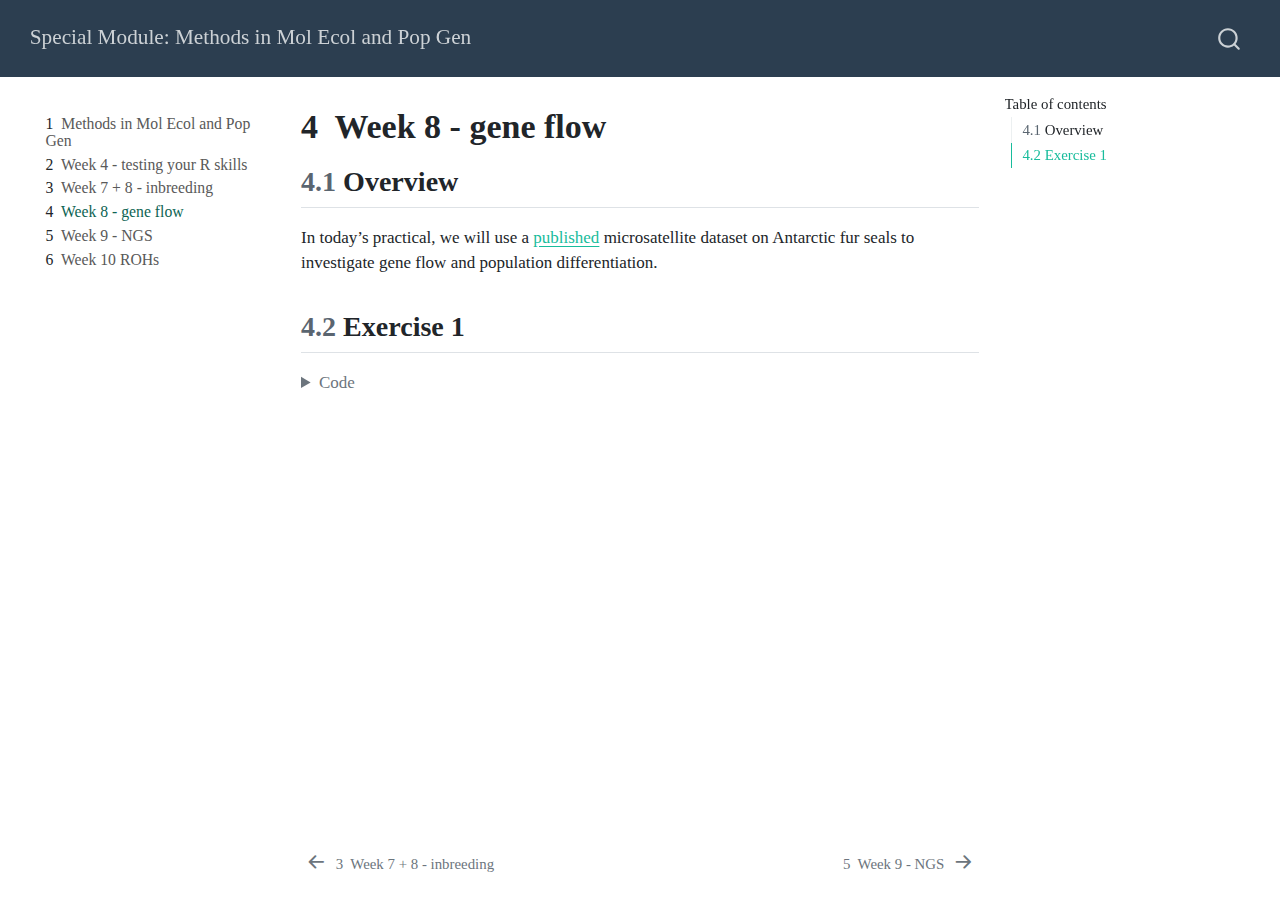
<file: docs/practicals/week_8_practical_geneflow.html>
<!DOCTYPE html>
<html xmlns="http://www.w3.org/1999/xhtml" lang="en" xml:lang="en"><head>

<meta charset="utf-8">
<meta name="generator" content="quarto-1.6.42">

<meta name="viewport" content="width=device-width, initial-scale=1.0, user-scalable=yes">


<title>4&nbsp; Week 8 - gene flow – Special Module: Methods in Mol Ecol and Pop Gen</title>
<style>
code{white-space: pre-wrap;}
span.smallcaps{font-variant: small-caps;}
div.columns{display: flex; gap: min(4vw, 1.5em);}
div.column{flex: auto; overflow-x: auto;}
div.hanging-indent{margin-left: 1.5em; text-indent: -1.5em;}
ul.task-list{list-style: none;}
ul.task-list li input[type="checkbox"] {
  width: 0.8em;
  margin: 0 0.8em 0.2em -1em; /* quarto-specific, see https://github.com/quarto-dev/quarto-cli/issues/4556 */ 
  vertical-align: middle;
}
/* CSS for syntax highlighting */
pre > code.sourceCode { white-space: pre; position: relative; }
pre > code.sourceCode > span { line-height: 1.25; }
pre > code.sourceCode > span:empty { height: 1.2em; }
.sourceCode { overflow: visible; }
code.sourceCode > span { color: inherit; text-decoration: inherit; }
div.sourceCode { margin: 1em 0; }
pre.sourceCode { margin: 0; }
@media screen {
div.sourceCode { overflow: auto; }
}
@media print {
pre > code.sourceCode { white-space: pre-wrap; }
pre > code.sourceCode > span { display: inline-block; text-indent: -5em; padding-left: 5em; }
}
pre.numberSource code
  { counter-reset: source-line 0; }
pre.numberSource code > span
  { position: relative; left: -4em; counter-increment: source-line; }
pre.numberSource code > span > a:first-child::before
  { content: counter(source-line);
    position: relative; left: -1em; text-align: right; vertical-align: baseline;
    border: none; display: inline-block;
    -webkit-touch-callout: none; -webkit-user-select: none;
    -khtml-user-select: none; -moz-user-select: none;
    -ms-user-select: none; user-select: none;
    padding: 0 4px; width: 4em;
  }
pre.numberSource { margin-left: 3em;  padding-left: 4px; }
div.sourceCode
  {   }
@media screen {
pre > code.sourceCode > span > a:first-child::before { text-decoration: underline; }
}
</style>


<script src="../site_libs/quarto-nav/quarto-nav.js"></script>
<script src="../site_libs/quarto-nav/headroom.min.js"></script>
<script src="../site_libs/clipboard/clipboard.min.js"></script>
<script src="../site_libs/quarto-search/autocomplete.umd.js"></script>
<script src="../site_libs/quarto-search/fuse.min.js"></script>
<script src="../site_libs/quarto-search/quarto-search.js"></script>
<meta name="quarto:offset" content="../">
<link href="../practicals/week_9_practical_NGS.html" rel="next">
<link href="../practicals/week_7_practical_inbreeding.html" rel="prev">
<link href="../img/dna.jpg" rel="icon" type="image/jpeg">
<script src="../site_libs/quarto-html/quarto.js"></script>
<script src="../site_libs/quarto-html/popper.min.js"></script>
<script src="../site_libs/quarto-html/tippy.umd.min.js"></script>
<script src="../site_libs/quarto-html/anchor.min.js"></script>
<link href="../site_libs/quarto-html/tippy.css" rel="stylesheet">
<link href="../site_libs/quarto-html/quarto-syntax-highlighting-2f5df379a58b258e96c21c0638c20c03.css" rel="stylesheet" id="quarto-text-highlighting-styles">
<script src="../site_libs/bootstrap/bootstrap.min.js"></script>
<link href="../site_libs/bootstrap/bootstrap-icons.css" rel="stylesheet">
<link href="../site_libs/bootstrap/bootstrap-7281d8b040e91ef2f2c9864091717679.min.css" rel="stylesheet" append-hash="true" id="quarto-bootstrap" data-mode="light">
<script id="quarto-search-options" type="application/json">{
  "location": "navbar",
  "copy-button": false,
  "collapse-after": 3,
  "panel-placement": "end",
  "type": "overlay",
  "limit": 50,
  "keyboard-shortcut": [
    "f",
    "/",
    "s"
  ],
  "show-item-context": false,
  "language": {
    "search-no-results-text": "No results",
    "search-matching-documents-text": "matching documents",
    "search-copy-link-title": "Copy link to search",
    "search-hide-matches-text": "Hide additional matches",
    "search-more-match-text": "more match in this document",
    "search-more-matches-text": "more matches in this document",
    "search-clear-button-title": "Clear",
    "search-text-placeholder": "",
    "search-detached-cancel-button-title": "Cancel",
    "search-submit-button-title": "Submit",
    "search-label": "Search"
  }
}</script>


</head>

<body class="nav-sidebar floating nav-fixed">

<div id="quarto-search-results"></div>
  <header id="quarto-header" class="headroom fixed-top">
    <nav class="navbar navbar-expand-lg " data-bs-theme="dark">
      <div class="navbar-container container-fluid">
      <div class="navbar-brand-container mx-auto">
    <a class="navbar-brand" href="../index.html">
    <span class="navbar-title">Special Module: Methods in Mol Ecol and Pop Gen</span>
    </a>
  </div>
        <div class="quarto-navbar-tools tools-end">
</div>
          <div id="quarto-search" class="" title="Search"></div>
      </div> <!-- /container-fluid -->
    </nav>
  <nav class="quarto-secondary-nav">
    <div class="container-fluid d-flex">
      <button type="button" class="quarto-btn-toggle btn" data-bs-toggle="collapse" role="button" data-bs-target=".quarto-sidebar-collapse-item" aria-controls="quarto-sidebar" aria-expanded="false" aria-label="Toggle sidebar navigation" onclick="if (window.quartoToggleHeadroom) { window.quartoToggleHeadroom(); }">
        <i class="bi bi-layout-text-sidebar-reverse"></i>
      </button>
        <nav class="quarto-page-breadcrumbs" aria-label="breadcrumb"><ol class="breadcrumb"><li class="breadcrumb-item"><a href="../practicals/week_8_practical_geneflow.html"><span class="chapter-number">4</span>&nbsp; <span class="chapter-title">Week 8 - gene flow</span></a></li></ol></nav>
        <a class="flex-grow-1" role="navigation" data-bs-toggle="collapse" data-bs-target=".quarto-sidebar-collapse-item" aria-controls="quarto-sidebar" aria-expanded="false" aria-label="Toggle sidebar navigation" onclick="if (window.quartoToggleHeadroom) { window.quartoToggleHeadroom(); }">      
        </a>
    </div>
  </nav>
</header>
<!-- content -->
<div id="quarto-content" class="quarto-container page-columns page-rows-contents page-layout-article page-navbar">
<!-- sidebar -->
  <nav id="quarto-sidebar" class="sidebar collapse collapse-horizontal quarto-sidebar-collapse-item sidebar-navigation floating overflow-auto">
    <div class="sidebar-menu-container"> 
    <ul class="list-unstyled mt-1">
        <li class="sidebar-item">
  <div class="sidebar-item-container"> 
  <a href="../index.html" class="sidebar-item-text sidebar-link">
 <span class="menu-text"><span class="chapter-number">1</span>&nbsp; <span class="chapter-title">Methods in Mol Ecol and Pop Gen</span></span></a>
  </div>
</li>
        <li class="sidebar-item">
  <div class="sidebar-item-container"> 
  <a href="../tests/test_introduction.html" class="sidebar-item-text sidebar-link">
 <span class="menu-text"><span class="chapter-number">2</span>&nbsp; <span class="chapter-title">Week 4 - testing your R skills</span></span></a>
  </div>
</li>
        <li class="sidebar-item">
  <div class="sidebar-item-container"> 
  <a href="../practicals/week_7_practical_inbreeding.html" class="sidebar-item-text sidebar-link">
 <span class="menu-text"><span class="chapter-number">3</span>&nbsp; <span class="chapter-title">Week 7 + 8 - inbreeding</span></span></a>
  </div>
</li>
        <li class="sidebar-item">
  <div class="sidebar-item-container"> 
  <a href="../practicals/week_8_practical_geneflow.html" class="sidebar-item-text sidebar-link active">
 <span class="menu-text"><span class="chapter-number">4</span>&nbsp; <span class="chapter-title">Week 8 - gene flow</span></span></a>
  </div>
</li>
        <li class="sidebar-item">
  <div class="sidebar-item-container"> 
  <a href="../practicals/week_9_practical_NGS.html" class="sidebar-item-text sidebar-link">
 <span class="menu-text"><span class="chapter-number">5</span>&nbsp; <span class="chapter-title">Week 9 - NGS</span></span></a>
  </div>
</li>
        <li class="sidebar-item">
  <div class="sidebar-item-container"> 
  <a href="../practicals/week_10_practical_ROHs.html" class="sidebar-item-text sidebar-link">
 <span class="menu-text"><span class="chapter-number">6</span>&nbsp; <span class="chapter-title">Week 10 ROHs</span></span></a>
  </div>
</li>
    </ul>
    </div>
</nav>
<div id="quarto-sidebar-glass" class="quarto-sidebar-collapse-item" data-bs-toggle="collapse" data-bs-target=".quarto-sidebar-collapse-item"></div>
<!-- margin-sidebar -->
    <div id="quarto-margin-sidebar" class="sidebar margin-sidebar">
        <nav id="TOC" role="doc-toc" class="toc-active">
    <h2 id="toc-title">Table of contents</h2>
   
  <ul>
  <li><a href="#overview" id="toc-overview" class="nav-link active" data-scroll-target="#overview"><span class="header-section-number">4.1</span> Overview</a></li>
  <li><a href="#exercise-1" id="toc-exercise-1" class="nav-link" data-scroll-target="#exercise-1"><span class="header-section-number">4.2</span> Exercise 1</a></li>
  </ul>
</nav>
    </div>
<!-- main -->
<main class="content" id="quarto-document-content">

<header id="title-block-header" class="quarto-title-block default">
<div class="quarto-title">
<h1 class="title"><span class="chapter-number">4</span>&nbsp; <span class="chapter-title">Week 8 - gene flow</span></h1>
</div>



<div class="quarto-title-meta">

    
  
    
  </div>
  


</header>


<section id="overview" class="level2" data-number="4.1">
<h2 data-number="4.1" class="anchored" data-anchor-id="overview"><span class="header-section-number">4.1</span> Overview</h2>
<p>In today’s practical, we will use a <a href="https://www.nature.com/articles/s41598-020-61560-8">published</a> microsatellite dataset on Antarctic fur seals to investigate gene flow and population differentiation.</p>
</section>
<section id="exercise-1" class="level2" data-number="4.2">
<h2 data-number="4.2" class="anchored" data-anchor-id="exercise-1"><span class="header-section-number">4.2</span> Exercise 1</h2>
<div class="cell">
<details class="code-fold">
<summary>Code</summary>
<div class="sourceCode cell-code" id="cb1"><pre class="sourceCode r code-with-copy"><code class="sourceCode r"><span id="cb1-1"><a href="#cb1-1" aria-hidden="true" tabindex="-1"></a><span class="fu">library</span>(adegenet)</span>
<span id="cb1-2"><a href="#cb1-2" aria-hidden="true" tabindex="-1"></a></span>
<span id="cb1-3"><a href="#cb1-3" aria-hidden="true" tabindex="-1"></a>data <span class="ot">&lt;-</span> <span class="fu">read.structure</span>(</span>
<span id="cb1-4"><a href="#cb1-4" aria-hidden="true" tabindex="-1"></a>  <span class="st">"../data/week_8_migration/structure_in_gaz.stru"</span>,</span>
<span id="cb1-5"><a href="#cb1-5" aria-hidden="true" tabindex="-1"></a>  <span class="at">n.ind =</span>  <span class="dv">2000</span>, </span>
<span id="cb1-6"><a href="#cb1-6" aria-hidden="true" tabindex="-1"></a>  <span class="at">n.loc =</span> <span class="dv">39</span>, </span>
<span id="cb1-7"><a href="#cb1-7" aria-hidden="true" tabindex="-1"></a>  <span class="at">onerowperind =</span> <span class="cn">FALSE</span>,</span>
<span id="cb1-8"><a href="#cb1-8" aria-hidden="true" tabindex="-1"></a>  <span class="at">col.lab =</span> <span class="dv">1</span>,</span>
<span id="cb1-9"><a href="#cb1-9" aria-hidden="true" tabindex="-1"></a>  <span class="at">col.pop =</span> <span class="dv">2</span>,</span>
<span id="cb1-10"><a href="#cb1-10" aria-hidden="true" tabindex="-1"></a>  <span class="at">NA.char =</span> <span class="st">"-9"</span>,</span>
<span id="cb1-11"><a href="#cb1-11" aria-hidden="true" tabindex="-1"></a>  <span class="at">row.marknames =</span> <span class="dv">0</span>,</span>
<span id="cb1-12"><a href="#cb1-12" aria-hidden="true" tabindex="-1"></a>  <span class="at">col.others =</span> <span class="cn">NULL</span>,</span>
<span id="cb1-13"><a href="#cb1-13" aria-hidden="true" tabindex="-1"></a>  <span class="at">pop =</span> <span class="cn">NULL</span>, <span class="at">sep =</span> <span class="cn">NULL</span>, <span class="at">ask =</span> F, <span class="at">quiet =</span> <span class="cn">FALSE</span></span>
<span id="cb1-14"><a href="#cb1-14" aria-hidden="true" tabindex="-1"></a>)</span>
<span id="cb1-15"><a href="#cb1-15" aria-hidden="true" tabindex="-1"></a></span>
<span id="cb1-16"><a href="#cb1-16" aria-hidden="true" tabindex="-1"></a><span class="fu">head</span>(seal)</span>
<span id="cb1-17"><a href="#cb1-17" aria-hidden="true" tabindex="-1"></a><span class="fu">nInd</span>(seal)</span>
<span id="cb1-18"><a href="#cb1-18" aria-hidden="true" tabindex="-1"></a><span class="fu">nLoc</span>(seal)</span>
<span id="cb1-19"><a href="#cb1-19" aria-hidden="true" tabindex="-1"></a><span class="fu">pop</span>(seal)</span>
<span id="cb1-20"><a href="#cb1-20" aria-hidden="true" tabindex="-1"></a></span>
<span id="cb1-21"><a href="#cb1-21" aria-hidden="true" tabindex="-1"></a><span class="fu">tab</span>(seal, <span class="at">freq=</span><span class="cn">TRUE</span>) <span class="co">#af</span></span>
<span id="cb1-22"><a href="#cb1-22" aria-hidden="true" tabindex="-1"></a></span>
<span id="cb1-23"><a href="#cb1-23" aria-hidden="true" tabindex="-1"></a><span class="fu">library</span>(hierfstat)</span>
<span id="cb1-24"><a href="#cb1-24" aria-hidden="true" tabindex="-1"></a></span>
<span id="cb1-25"><a href="#cb1-25" aria-hidden="true" tabindex="-1"></a><span class="fu">basic.stats</span>(seal)</span>
<span id="cb1-26"><a href="#cb1-26" aria-hidden="true" tabindex="-1"></a></span>
<span id="cb1-27"><a href="#cb1-27" aria-hidden="true" tabindex="-1"></a><span class="co">#Which populations are most genetically diverse?</span></span>
<span id="cb1-28"><a href="#cb1-28" aria-hidden="true" tabindex="-1"></a></span>
<span id="cb1-29"><a href="#cb1-29" aria-hidden="true" tabindex="-1"></a><span class="fu">library</span>(hierfstat)</span>
<span id="cb1-30"><a href="#cb1-30" aria-hidden="true" tabindex="-1"></a></span>
<span id="cb1-31"><a href="#cb1-31" aria-hidden="true" tabindex="-1"></a>fst <span class="ot">&lt;-</span> <span class="fu">pairwise.WCfst</span>(data)</span>
<span id="cb1-32"><a href="#cb1-32" aria-hidden="true" tabindex="-1"></a>fst</span>
<span id="cb1-33"><a href="#cb1-33" aria-hidden="true" tabindex="-1"></a></span>
<span id="cb1-34"><a href="#cb1-34" aria-hidden="true" tabindex="-1"></a><span class="co"># which pop strongest genetic isolation</span></span>
<span id="cb1-35"><a href="#cb1-35" aria-hidden="true" tabindex="-1"></a></span>
<span id="cb1-36"><a href="#cb1-36" aria-hidden="true" tabindex="-1"></a>pca <span class="ot">&lt;-</span> <span class="fu">dudi.pca</span>(<span class="fu">tab</span>(data, <span class="at">NA.method=</span><span class="st">"mean"</span>), </span>
<span id="cb1-37"><a href="#cb1-37" aria-hidden="true" tabindex="-1"></a>                <span class="at">scale=</span><span class="cn">FALSE</span>, </span>
<span id="cb1-38"><a href="#cb1-38" aria-hidden="true" tabindex="-1"></a>                <span class="at">scannf=</span><span class="cn">FALSE</span>, </span>
<span id="cb1-39"><a href="#cb1-39" aria-hidden="true" tabindex="-1"></a>                <span class="at">nf=</span><span class="dv">3</span>)</span>
<span id="cb1-40"><a href="#cb1-40" aria-hidden="true" tabindex="-1"></a></span>
<span id="cb1-41"><a href="#cb1-41" aria-hidden="true" tabindex="-1"></a><span class="fu">s.class</span>(pca<span class="sc">$</span>li, <span class="fu">pop</span>(data))</span>
<span id="cb1-42"><a href="#cb1-42" aria-hidden="true" tabindex="-1"></a></span>
<span id="cb1-43"><a href="#cb1-43" aria-hidden="true" tabindex="-1"></a><span class="co"># connected or isolated?</span></span>
<span id="cb1-44"><a href="#cb1-44" aria-hidden="true" tabindex="-1"></a><span class="co"># fsta match pca?</span></span>
<span id="cb1-45"><a href="#cb1-45" aria-hidden="true" tabindex="-1"></a><span class="co"># are there migrants?</span></span></code><button title="Copy to Clipboard" class="code-copy-button"><i class="bi"></i></button></pre></div>
</details>
</div>


</section>

</main> <!-- /main -->
<script id="quarto-html-after-body" type="application/javascript">
window.document.addEventListener("DOMContentLoaded", function (event) {
  const toggleBodyColorMode = (bsSheetEl) => {
    const mode = bsSheetEl.getAttribute("data-mode");
    const bodyEl = window.document.querySelector("body");
    if (mode === "dark") {
      bodyEl.classList.add("quarto-dark");
      bodyEl.classList.remove("quarto-light");
    } else {
      bodyEl.classList.add("quarto-light");
      bodyEl.classList.remove("quarto-dark");
    }
  }
  const toggleBodyColorPrimary = () => {
    const bsSheetEl = window.document.querySelector("link#quarto-bootstrap");
    if (bsSheetEl) {
      toggleBodyColorMode(bsSheetEl);
    }
  }
  toggleBodyColorPrimary();  
  const icon = "";
  const anchorJS = new window.AnchorJS();
  anchorJS.options = {
    placement: 'right',
    icon: icon
  };
  anchorJS.add('.anchored');
  const isCodeAnnotation = (el) => {
    for (const clz of el.classList) {
      if (clz.startsWith('code-annotation-')) {                     
        return true;
      }
    }
    return false;
  }
  const onCopySuccess = function(e) {
    // button target
    const button = e.trigger;
    // don't keep focus
    button.blur();
    // flash "checked"
    button.classList.add('code-copy-button-checked');
    var currentTitle = button.getAttribute("title");
    button.setAttribute("title", "Copied!");
    let tooltip;
    if (window.bootstrap) {
      button.setAttribute("data-bs-toggle", "tooltip");
      button.setAttribute("data-bs-placement", "left");
      button.setAttribute("data-bs-title", "Copied!");
      tooltip = new bootstrap.Tooltip(button, 
        { trigger: "manual", 
          customClass: "code-copy-button-tooltip",
          offset: [0, -8]});
      tooltip.show();    
    }
    setTimeout(function() {
      if (tooltip) {
        tooltip.hide();
        button.removeAttribute("data-bs-title");
        button.removeAttribute("data-bs-toggle");
        button.removeAttribute("data-bs-placement");
      }
      button.setAttribute("title", currentTitle);
      button.classList.remove('code-copy-button-checked');
    }, 1000);
    // clear code selection
    e.clearSelection();
  }
  const getTextToCopy = function(trigger) {
      const codeEl = trigger.previousElementSibling.cloneNode(true);
      for (const childEl of codeEl.children) {
        if (isCodeAnnotation(childEl)) {
          childEl.remove();
        }
      }
      return codeEl.innerText;
  }
  const clipboard = new window.ClipboardJS('.code-copy-button:not([data-in-quarto-modal])', {
    text: getTextToCopy
  });
  clipboard.on('success', onCopySuccess);
  if (window.document.getElementById('quarto-embedded-source-code-modal')) {
    const clipboardModal = new window.ClipboardJS('.code-copy-button[data-in-quarto-modal]', {
      text: getTextToCopy,
      container: window.document.getElementById('quarto-embedded-source-code-modal')
    });
    clipboardModal.on('success', onCopySuccess);
  }
    var localhostRegex = new RegExp(/^(?:http|https):\/\/localhost\:?[0-9]*\//);
    var mailtoRegex = new RegExp(/^mailto:/);
      var filterRegex = new RegExp('/' + window.location.host + '/');
    var isInternal = (href) => {
        return filterRegex.test(href) || localhostRegex.test(href) || mailtoRegex.test(href);
    }
    // Inspect non-navigation links and adorn them if external
 	var links = window.document.querySelectorAll('a[href]:not(.nav-link):not(.navbar-brand):not(.toc-action):not(.sidebar-link):not(.sidebar-item-toggle):not(.pagination-link):not(.no-external):not([aria-hidden]):not(.dropdown-item):not(.quarto-navigation-tool):not(.about-link)');
    for (var i=0; i<links.length; i++) {
      const link = links[i];
      if (!isInternal(link.href)) {
        // undo the damage that might have been done by quarto-nav.js in the case of
        // links that we want to consider external
        if (link.dataset.originalHref !== undefined) {
          link.href = link.dataset.originalHref;
        }
      }
    }
  function tippyHover(el, contentFn, onTriggerFn, onUntriggerFn) {
    const config = {
      allowHTML: true,
      maxWidth: 500,
      delay: 100,
      arrow: false,
      appendTo: function(el) {
          return el.parentElement;
      },
      interactive: true,
      interactiveBorder: 10,
      theme: 'quarto',
      placement: 'bottom-start',
    };
    if (contentFn) {
      config.content = contentFn;
    }
    if (onTriggerFn) {
      config.onTrigger = onTriggerFn;
    }
    if (onUntriggerFn) {
      config.onUntrigger = onUntriggerFn;
    }
    window.tippy(el, config); 
  }
  const noterefs = window.document.querySelectorAll('a[role="doc-noteref"]');
  for (var i=0; i<noterefs.length; i++) {
    const ref = noterefs[i];
    tippyHover(ref, function() {
      // use id or data attribute instead here
      let href = ref.getAttribute('data-footnote-href') || ref.getAttribute('href');
      try { href = new URL(href).hash; } catch {}
      const id = href.replace(/^#\/?/, "");
      const note = window.document.getElementById(id);
      if (note) {
        return note.innerHTML;
      } else {
        return "";
      }
    });
  }
  const xrefs = window.document.querySelectorAll('a.quarto-xref');
  const processXRef = (id, note) => {
    // Strip column container classes
    const stripColumnClz = (el) => {
      el.classList.remove("page-full", "page-columns");
      if (el.children) {
        for (const child of el.children) {
          stripColumnClz(child);
        }
      }
    }
    stripColumnClz(note)
    if (id === null || id.startsWith('sec-')) {
      // Special case sections, only their first couple elements
      const container = document.createElement("div");
      if (note.children && note.children.length > 2) {
        container.appendChild(note.children[0].cloneNode(true));
        for (let i = 1; i < note.children.length; i++) {
          const child = note.children[i];
          if (child.tagName === "P" && child.innerText === "") {
            continue;
          } else {
            container.appendChild(child.cloneNode(true));
            break;
          }
        }
        if (window.Quarto?.typesetMath) {
          window.Quarto.typesetMath(container);
        }
        return container.innerHTML
      } else {
        if (window.Quarto?.typesetMath) {
          window.Quarto.typesetMath(note);
        }
        return note.innerHTML;
      }
    } else {
      // Remove any anchor links if they are present
      const anchorLink = note.querySelector('a.anchorjs-link');
      if (anchorLink) {
        anchorLink.remove();
      }
      if (window.Quarto?.typesetMath) {
        window.Quarto.typesetMath(note);
      }
      if (note.classList.contains("callout")) {
        return note.outerHTML;
      } else {
        return note.innerHTML;
      }
    }
  }
  for (var i=0; i<xrefs.length; i++) {
    const xref = xrefs[i];
    tippyHover(xref, undefined, function(instance) {
      instance.disable();
      let url = xref.getAttribute('href');
      let hash = undefined; 
      if (url.startsWith('#')) {
        hash = url;
      } else {
        try { hash = new URL(url).hash; } catch {}
      }
      if (hash) {
        const id = hash.replace(/^#\/?/, "");
        const note = window.document.getElementById(id);
        if (note !== null) {
          try {
            const html = processXRef(id, note.cloneNode(true));
            instance.setContent(html);
          } finally {
            instance.enable();
            instance.show();
          }
        } else {
          // See if we can fetch this
          fetch(url.split('#')[0])
          .then(res => res.text())
          .then(html => {
            const parser = new DOMParser();
            const htmlDoc = parser.parseFromString(html, "text/html");
            const note = htmlDoc.getElementById(id);
            if (note !== null) {
              const html = processXRef(id, note);
              instance.setContent(html);
            } 
          }).finally(() => {
            instance.enable();
            instance.show();
          });
        }
      } else {
        // See if we can fetch a full url (with no hash to target)
        // This is a special case and we should probably do some content thinning / targeting
        fetch(url)
        .then(res => res.text())
        .then(html => {
          const parser = new DOMParser();
          const htmlDoc = parser.parseFromString(html, "text/html");
          const note = htmlDoc.querySelector('main.content');
          if (note !== null) {
            // This should only happen for chapter cross references
            // (since there is no id in the URL)
            // remove the first header
            if (note.children.length > 0 && note.children[0].tagName === "HEADER") {
              note.children[0].remove();
            }
            const html = processXRef(null, note);
            instance.setContent(html);
          } 
        }).finally(() => {
          instance.enable();
          instance.show();
        });
      }
    }, function(instance) {
    });
  }
      let selectedAnnoteEl;
      const selectorForAnnotation = ( cell, annotation) => {
        let cellAttr = 'data-code-cell="' + cell + '"';
        let lineAttr = 'data-code-annotation="' +  annotation + '"';
        const selector = 'span[' + cellAttr + '][' + lineAttr + ']';
        return selector;
      }
      const selectCodeLines = (annoteEl) => {
        const doc = window.document;
        const targetCell = annoteEl.getAttribute("data-target-cell");
        const targetAnnotation = annoteEl.getAttribute("data-target-annotation");
        const annoteSpan = window.document.querySelector(selectorForAnnotation(targetCell, targetAnnotation));
        const lines = annoteSpan.getAttribute("data-code-lines").split(",");
        const lineIds = lines.map((line) => {
          return targetCell + "-" + line;
        })
        let top = null;
        let height = null;
        let parent = null;
        if (lineIds.length > 0) {
            //compute the position of the single el (top and bottom and make a div)
            const el = window.document.getElementById(lineIds[0]);
            top = el.offsetTop;
            height = el.offsetHeight;
            parent = el.parentElement.parentElement;
          if (lineIds.length > 1) {
            const lastEl = window.document.getElementById(lineIds[lineIds.length - 1]);
            const bottom = lastEl.offsetTop + lastEl.offsetHeight;
            height = bottom - top;
          }
          if (top !== null && height !== null && parent !== null) {
            // cook up a div (if necessary) and position it 
            let div = window.document.getElementById("code-annotation-line-highlight");
            if (div === null) {
              div = window.document.createElement("div");
              div.setAttribute("id", "code-annotation-line-highlight");
              div.style.position = 'absolute';
              parent.appendChild(div);
            }
            div.style.top = top - 2 + "px";
            div.style.height = height + 4 + "px";
            div.style.left = 0;
            let gutterDiv = window.document.getElementById("code-annotation-line-highlight-gutter");
            if (gutterDiv === null) {
              gutterDiv = window.document.createElement("div");
              gutterDiv.setAttribute("id", "code-annotation-line-highlight-gutter");
              gutterDiv.style.position = 'absolute';
              const codeCell = window.document.getElementById(targetCell);
              const gutter = codeCell.querySelector('.code-annotation-gutter');
              gutter.appendChild(gutterDiv);
            }
            gutterDiv.style.top = top - 2 + "px";
            gutterDiv.style.height = height + 4 + "px";
          }
          selectedAnnoteEl = annoteEl;
        }
      };
      const unselectCodeLines = () => {
        const elementsIds = ["code-annotation-line-highlight", "code-annotation-line-highlight-gutter"];
        elementsIds.forEach((elId) => {
          const div = window.document.getElementById(elId);
          if (div) {
            div.remove();
          }
        });
        selectedAnnoteEl = undefined;
      };
        // Handle positioning of the toggle
    window.addEventListener(
      "resize",
      throttle(() => {
        elRect = undefined;
        if (selectedAnnoteEl) {
          selectCodeLines(selectedAnnoteEl);
        }
      }, 10)
    );
    function throttle(fn, ms) {
    let throttle = false;
    let timer;
      return (...args) => {
        if(!throttle) { // first call gets through
            fn.apply(this, args);
            throttle = true;
        } else { // all the others get throttled
            if(timer) clearTimeout(timer); // cancel #2
            timer = setTimeout(() => {
              fn.apply(this, args);
              timer = throttle = false;
            }, ms);
        }
      };
    }
      // Attach click handler to the DT
      const annoteDls = window.document.querySelectorAll('dt[data-target-cell]');
      for (const annoteDlNode of annoteDls) {
        annoteDlNode.addEventListener('click', (event) => {
          const clickedEl = event.target;
          if (clickedEl !== selectedAnnoteEl) {
            unselectCodeLines();
            const activeEl = window.document.querySelector('dt[data-target-cell].code-annotation-active');
            if (activeEl) {
              activeEl.classList.remove('code-annotation-active');
            }
            selectCodeLines(clickedEl);
            clickedEl.classList.add('code-annotation-active');
          } else {
            // Unselect the line
            unselectCodeLines();
            clickedEl.classList.remove('code-annotation-active');
          }
        });
      }
  const findCites = (el) => {
    const parentEl = el.parentElement;
    if (parentEl) {
      const cites = parentEl.dataset.cites;
      if (cites) {
        return {
          el,
          cites: cites.split(' ')
        };
      } else {
        return findCites(el.parentElement)
      }
    } else {
      return undefined;
    }
  };
  var bibliorefs = window.document.querySelectorAll('a[role="doc-biblioref"]');
  for (var i=0; i<bibliorefs.length; i++) {
    const ref = bibliorefs[i];
    const citeInfo = findCites(ref);
    if (citeInfo) {
      tippyHover(citeInfo.el, function() {
        var popup = window.document.createElement('div');
        citeInfo.cites.forEach(function(cite) {
          var citeDiv = window.document.createElement('div');
          citeDiv.classList.add('hanging-indent');
          citeDiv.classList.add('csl-entry');
          var biblioDiv = window.document.getElementById('ref-' + cite);
          if (biblioDiv) {
            citeDiv.innerHTML = biblioDiv.innerHTML;
          }
          popup.appendChild(citeDiv);
        });
        return popup.innerHTML;
      });
    }
  }
});
</script>
<nav class="page-navigation">
  <div class="nav-page nav-page-previous">
      <a href="../practicals/week_7_practical_inbreeding.html" class="pagination-link" aria-label="Week 7 + 8 - inbreeding">
        <i class="bi bi-arrow-left-short"></i> <span class="nav-page-text"><span class="chapter-number">3</span>&nbsp; <span class="chapter-title">Week 7 + 8 - inbreeding</span></span>
      </a>          
  </div>
  <div class="nav-page nav-page-next">
      <a href="../practicals/week_9_practical_NGS.html" class="pagination-link" aria-label="Week 9 - NGS">
        <span class="nav-page-text"><span class="chapter-number">5</span>&nbsp; <span class="chapter-title">Week 9 - NGS</span></span> <i class="bi bi-arrow-right-short"></i>
      </a>
  </div>
</nav>
</div> <!-- /content -->




</body></html>
</file>
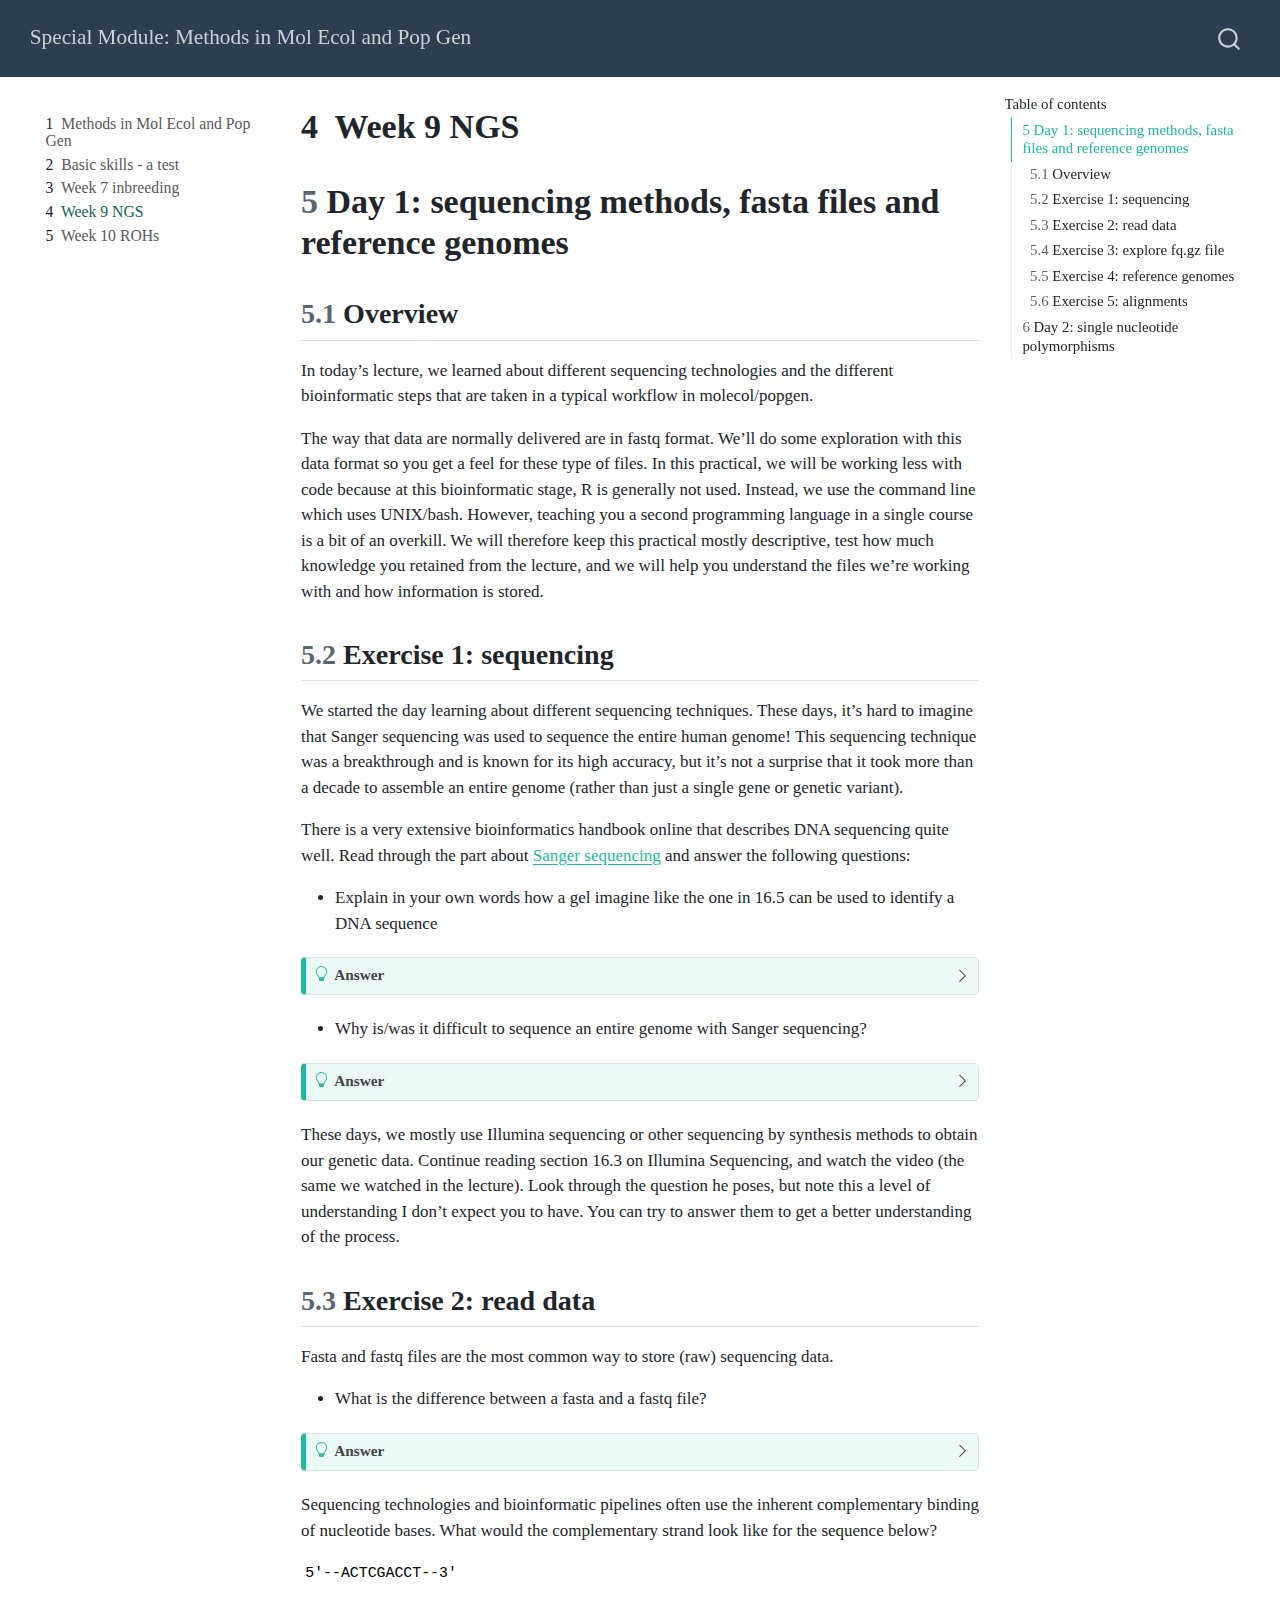
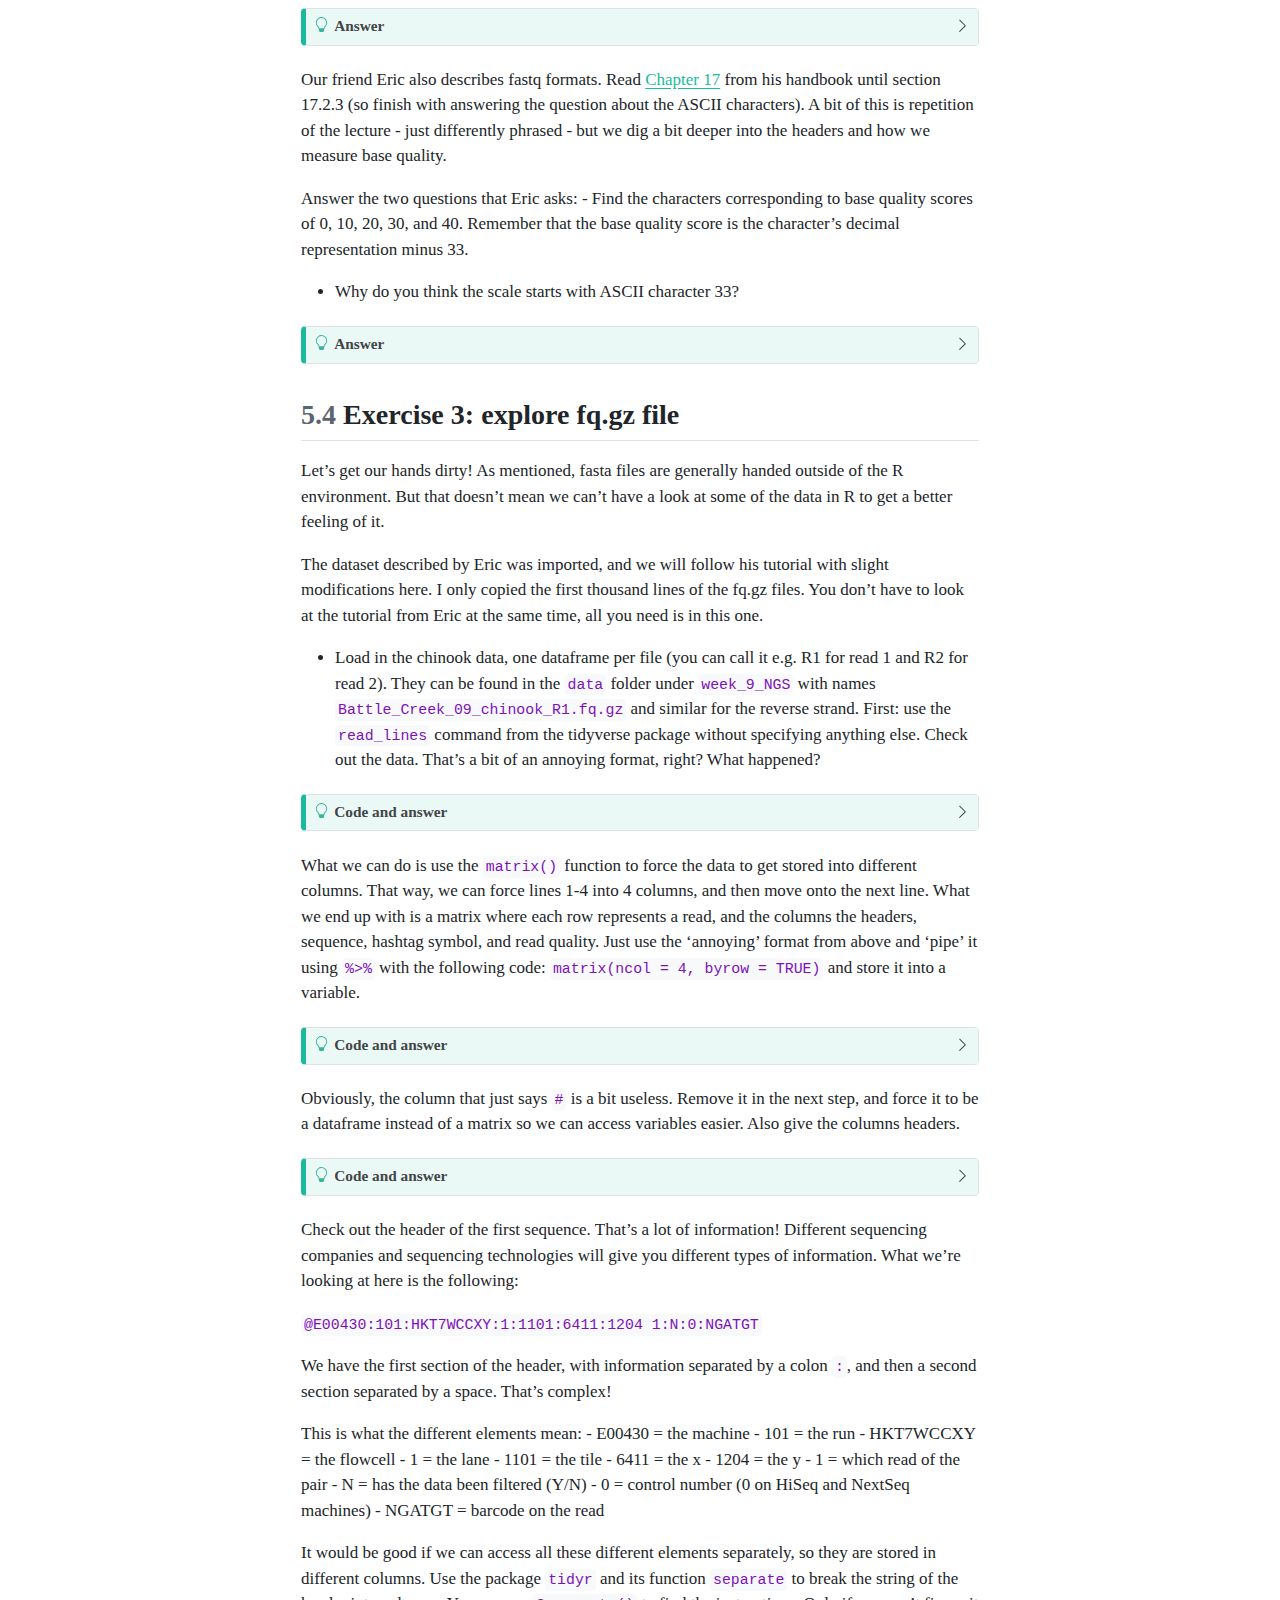
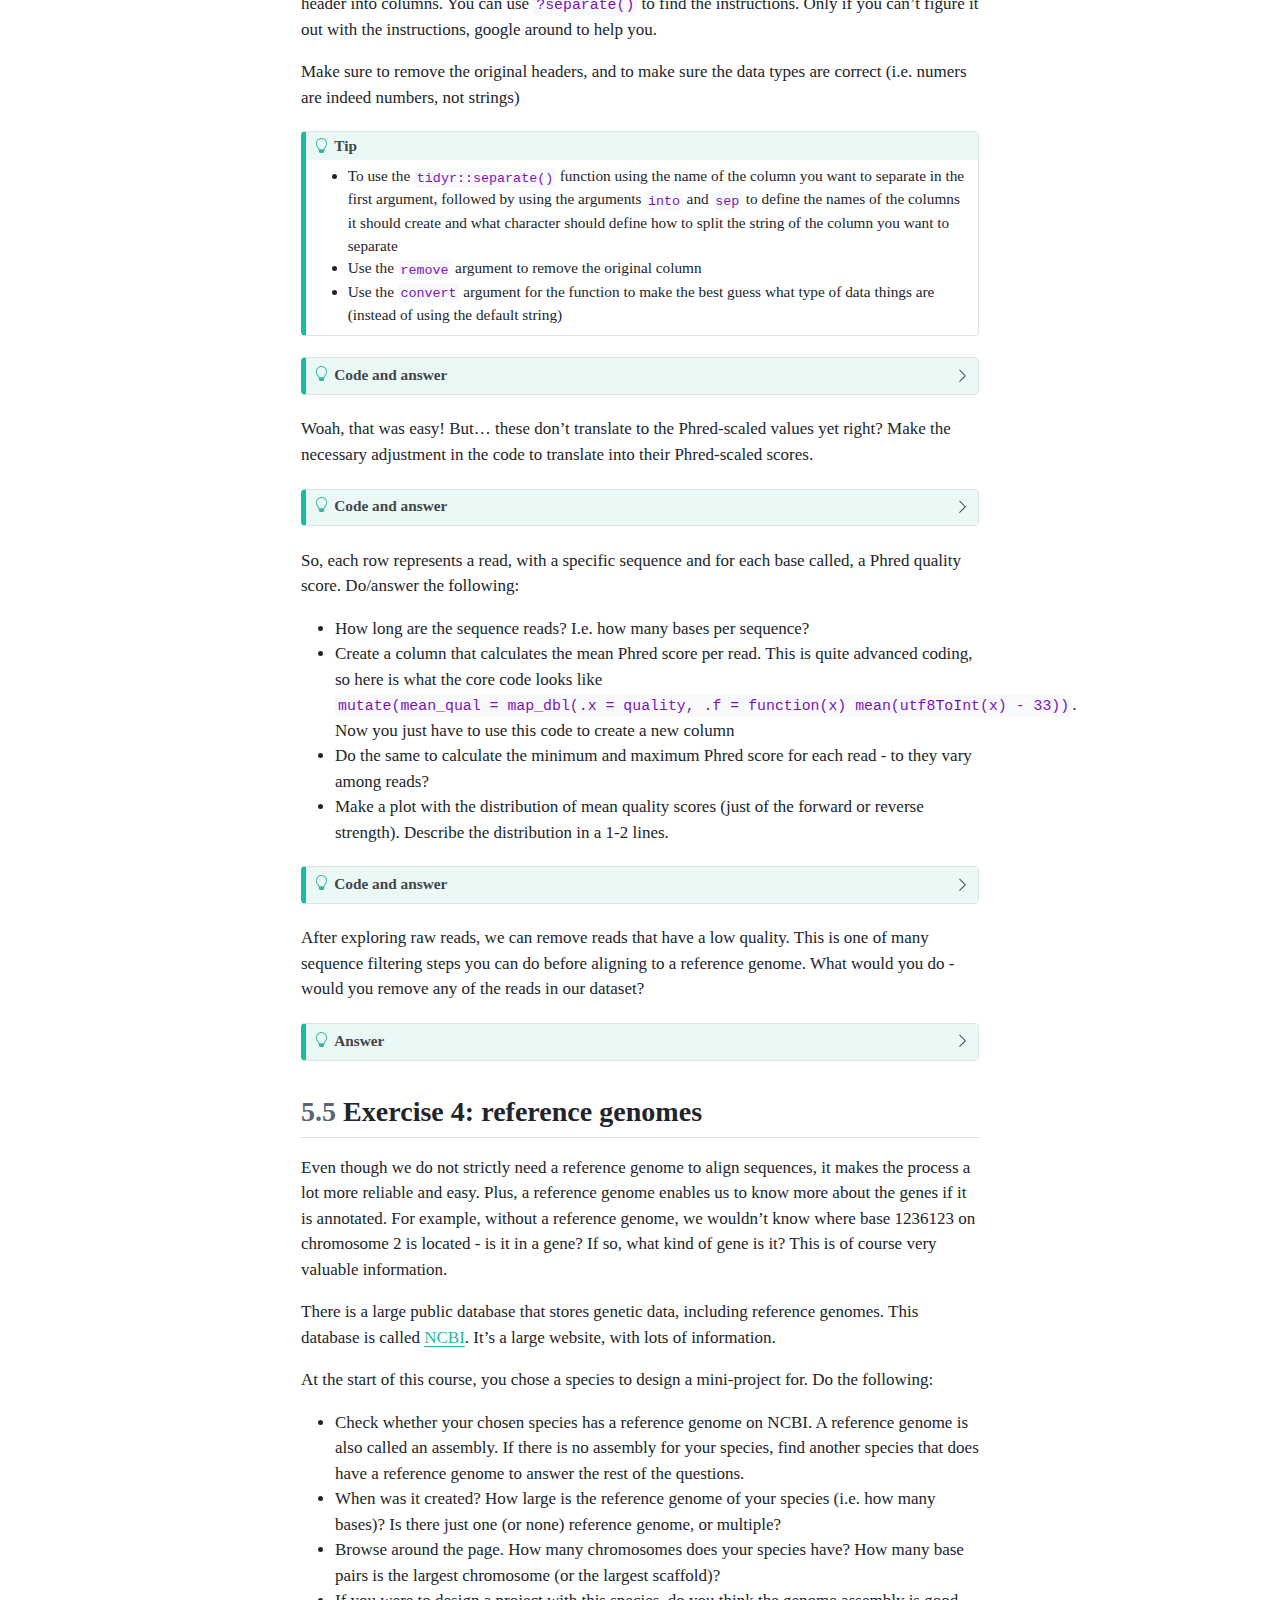
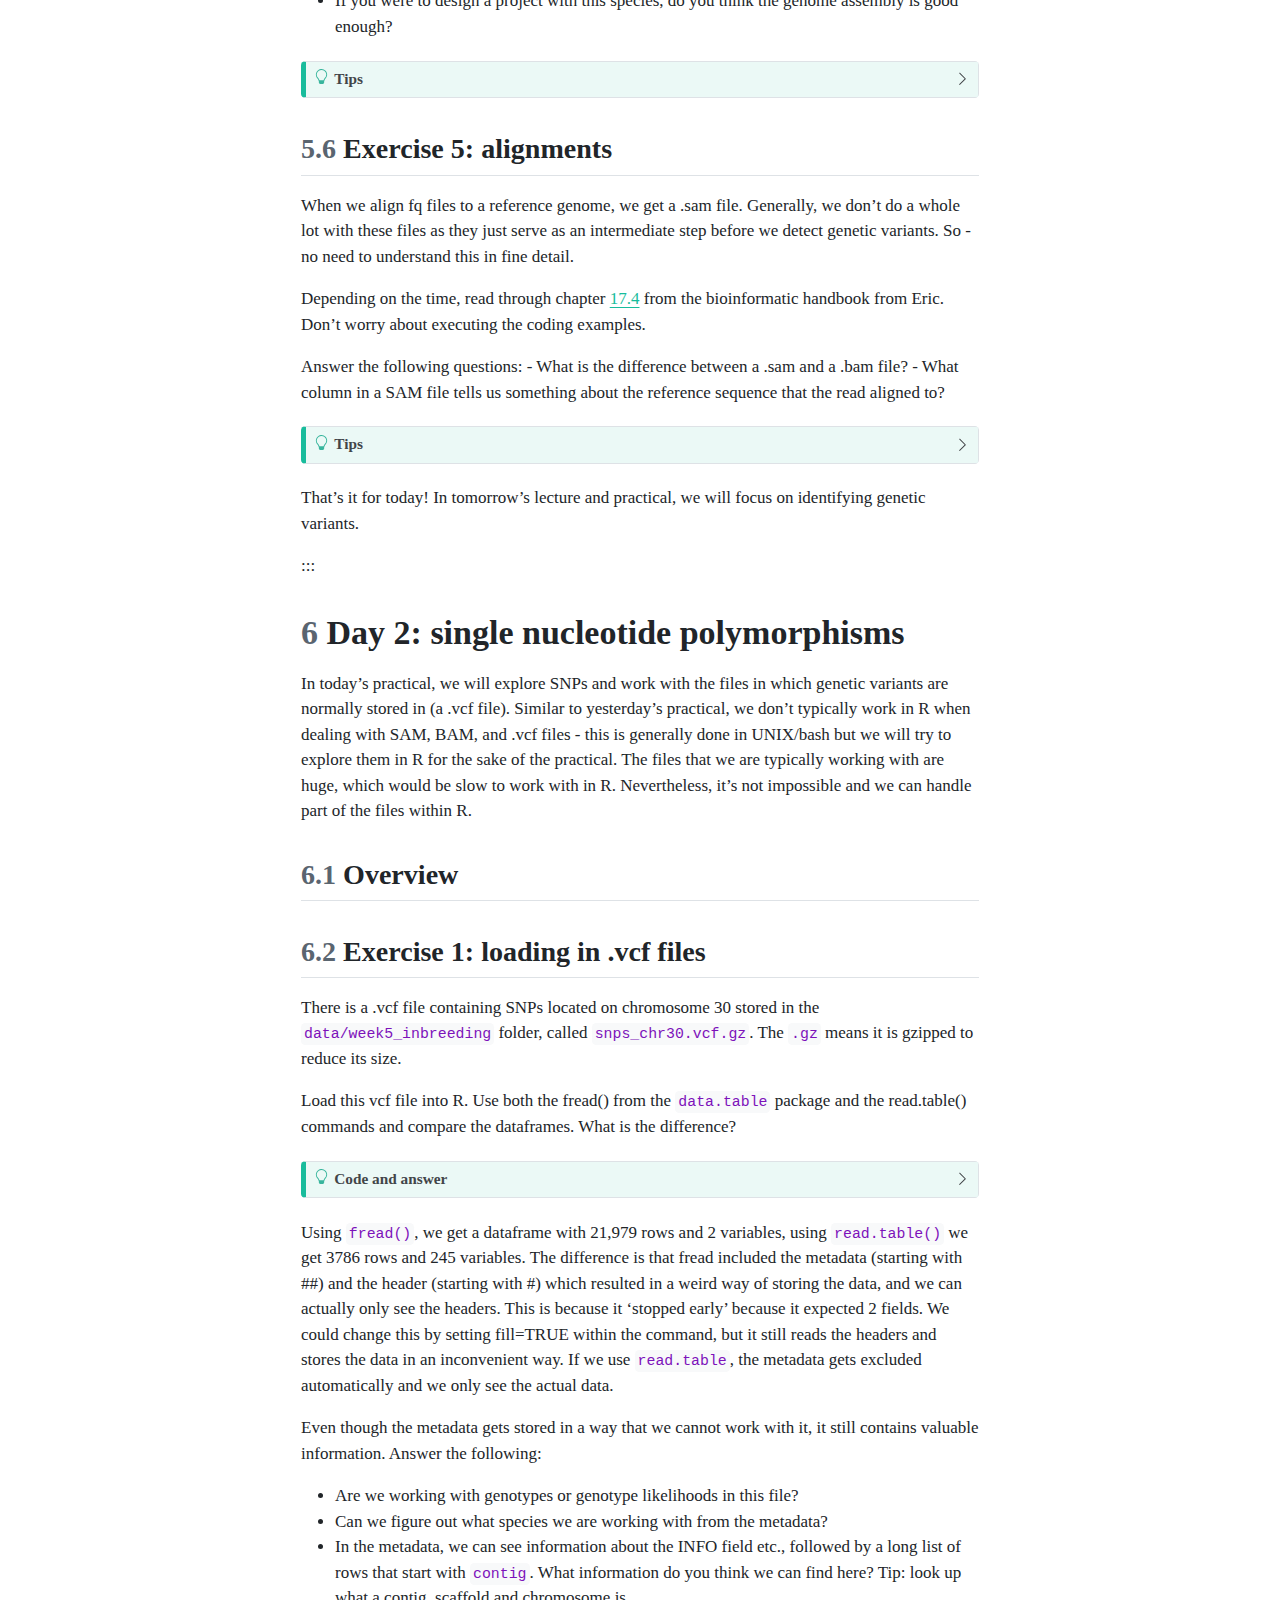
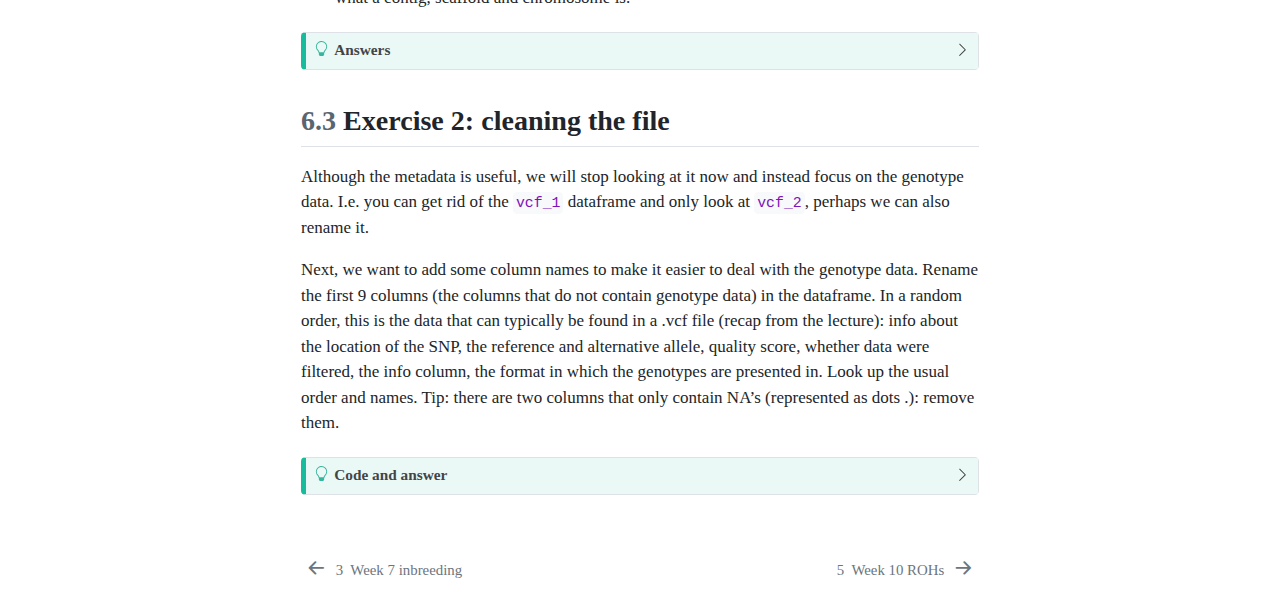
<file: docs/practicals/week_9_practical_NGS.html>
<!DOCTYPE html>
<html xmlns="http://www.w3.org/1999/xhtml" lang="en" xml:lang="en"><head>

<meta charset="utf-8">
<meta name="generator" content="quarto-1.6.42">

<meta name="viewport" content="width=device-width, initial-scale=1.0, user-scalable=yes">


<title>4&nbsp; Week 9 NGS – Special Module: Methods in Mol Ecol and Pop Gen</title>
<style>
code{white-space: pre-wrap;}
span.smallcaps{font-variant: small-caps;}
div.columns{display: flex; gap: min(4vw, 1.5em);}
div.column{flex: auto; overflow-x: auto;}
div.hanging-indent{margin-left: 1.5em; text-indent: -1.5em;}
ul.task-list{list-style: none;}
ul.task-list li input[type="checkbox"] {
  width: 0.8em;
  margin: 0 0.8em 0.2em -1em; /* quarto-specific, see https://github.com/quarto-dev/quarto-cli/issues/4556 */ 
  vertical-align: middle;
}
/* CSS for syntax highlighting */
pre > code.sourceCode { white-space: pre; position: relative; }
pre > code.sourceCode > span { line-height: 1.25; }
pre > code.sourceCode > span:empty { height: 1.2em; }
.sourceCode { overflow: visible; }
code.sourceCode > span { color: inherit; text-decoration: inherit; }
div.sourceCode { margin: 1em 0; }
pre.sourceCode { margin: 0; }
@media screen {
div.sourceCode { overflow: auto; }
}
@media print {
pre > code.sourceCode { white-space: pre-wrap; }
pre > code.sourceCode > span { display: inline-block; text-indent: -5em; padding-left: 5em; }
}
pre.numberSource code
  { counter-reset: source-line 0; }
pre.numberSource code > span
  { position: relative; left: -4em; counter-increment: source-line; }
pre.numberSource code > span > a:first-child::before
  { content: counter(source-line);
    position: relative; left: -1em; text-align: right; vertical-align: baseline;
    border: none; display: inline-block;
    -webkit-touch-callout: none; -webkit-user-select: none;
    -khtml-user-select: none; -moz-user-select: none;
    -ms-user-select: none; user-select: none;
    padding: 0 4px; width: 4em;
  }
pre.numberSource { margin-left: 3em;  padding-left: 4px; }
div.sourceCode
  {   }
@media screen {
pre > code.sourceCode > span > a:first-child::before { text-decoration: underline; }
}
</style>


<script src="../site_libs/quarto-nav/quarto-nav.js"></script>
<script src="../site_libs/quarto-nav/headroom.min.js"></script>
<script src="../site_libs/clipboard/clipboard.min.js"></script>
<script src="../site_libs/quarto-search/autocomplete.umd.js"></script>
<script src="../site_libs/quarto-search/fuse.min.js"></script>
<script src="../site_libs/quarto-search/quarto-search.js"></script>
<meta name="quarto:offset" content="../">
<link href="../practicals/week_10_practical_ROHs.html" rel="next">
<link href="../practicals/week_7_practical_inbreeding.html" rel="prev">
<link href="../img/dna.jpg" rel="icon" type="image/jpeg">
<script src="../site_libs/quarto-html/quarto.js"></script>
<script src="../site_libs/quarto-html/popper.min.js"></script>
<script src="../site_libs/quarto-html/tippy.umd.min.js"></script>
<script src="../site_libs/quarto-html/anchor.min.js"></script>
<link href="../site_libs/quarto-html/tippy.css" rel="stylesheet">
<link href="../site_libs/quarto-html/quarto-syntax-highlighting-2f5df379a58b258e96c21c0638c20c03.css" rel="stylesheet" id="quarto-text-highlighting-styles">
<script src="../site_libs/bootstrap/bootstrap.min.js"></script>
<link href="../site_libs/bootstrap/bootstrap-icons.css" rel="stylesheet">
<link href="../site_libs/bootstrap/bootstrap-7281d8b040e91ef2f2c9864091717679.min.css" rel="stylesheet" append-hash="true" id="quarto-bootstrap" data-mode="light">
<script id="quarto-search-options" type="application/json">{
  "location": "navbar",
  "copy-button": false,
  "collapse-after": 3,
  "panel-placement": "end",
  "type": "overlay",
  "limit": 50,
  "keyboard-shortcut": [
    "f",
    "/",
    "s"
  ],
  "show-item-context": false,
  "language": {
    "search-no-results-text": "No results",
    "search-matching-documents-text": "matching documents",
    "search-copy-link-title": "Copy link to search",
    "search-hide-matches-text": "Hide additional matches",
    "search-more-match-text": "more match in this document",
    "search-more-matches-text": "more matches in this document",
    "search-clear-button-title": "Clear",
    "search-text-placeholder": "",
    "search-detached-cancel-button-title": "Cancel",
    "search-submit-button-title": "Submit",
    "search-label": "Search"
  }
}</script>


</head>

<body class="nav-sidebar floating nav-fixed">

<div id="quarto-search-results"></div>
  <header id="quarto-header" class="headroom fixed-top">
    <nav class="navbar navbar-expand-lg " data-bs-theme="dark">
      <div class="navbar-container container-fluid">
      <div class="navbar-brand-container mx-auto">
    <a class="navbar-brand" href="../index.html">
    <span class="navbar-title">Special Module: Methods in Mol Ecol and Pop Gen</span>
    </a>
  </div>
        <div class="quarto-navbar-tools tools-end">
</div>
          <div id="quarto-search" class="" title="Search"></div>
      </div> <!-- /container-fluid -->
    </nav>
  <nav class="quarto-secondary-nav">
    <div class="container-fluid d-flex">
      <button type="button" class="quarto-btn-toggle btn" data-bs-toggle="collapse" role="button" data-bs-target=".quarto-sidebar-collapse-item" aria-controls="quarto-sidebar" aria-expanded="false" aria-label="Toggle sidebar navigation" onclick="if (window.quartoToggleHeadroom) { window.quartoToggleHeadroom(); }">
        <i class="bi bi-layout-text-sidebar-reverse"></i>
      </button>
        <nav class="quarto-page-breadcrumbs" aria-label="breadcrumb"><ol class="breadcrumb"><li class="breadcrumb-item"><a href="../practicals/week_9_practical_NGS.html"><span class="chapter-number">4</span>&nbsp; <span class="chapter-title">Week 9 NGS</span></a></li></ol></nav>
        <a class="flex-grow-1" role="navigation" data-bs-toggle="collapse" data-bs-target=".quarto-sidebar-collapse-item" aria-controls="quarto-sidebar" aria-expanded="false" aria-label="Toggle sidebar navigation" onclick="if (window.quartoToggleHeadroom) { window.quartoToggleHeadroom(); }">      
        </a>
    </div>
  </nav>
</header>
<!-- content -->
<div id="quarto-content" class="quarto-container page-columns page-rows-contents page-layout-article page-navbar">
<!-- sidebar -->
  <nav id="quarto-sidebar" class="sidebar collapse collapse-horizontal quarto-sidebar-collapse-item sidebar-navigation floating overflow-auto">
    <div class="sidebar-menu-container"> 
    <ul class="list-unstyled mt-1">
        <li class="sidebar-item">
  <div class="sidebar-item-container"> 
  <a href="../index.html" class="sidebar-item-text sidebar-link">
 <span class="menu-text"><span class="chapter-number">1</span>&nbsp; <span class="chapter-title">Methods in Mol Ecol and Pop Gen</span></span></a>
  </div>
</li>
        <li class="sidebar-item">
  <div class="sidebar-item-container"> 
  <a href="../tests/test_introduction.html" class="sidebar-item-text sidebar-link">
 <span class="menu-text"><span class="chapter-number">2</span>&nbsp; <span class="chapter-title">Basic skills - a test</span></span></a>
  </div>
</li>
        <li class="sidebar-item">
  <div class="sidebar-item-container"> 
  <a href="../practicals/week_7_practical_inbreeding.html" class="sidebar-item-text sidebar-link">
 <span class="menu-text"><span class="chapter-number">3</span>&nbsp; <span class="chapter-title">Week 7 inbreeding</span></span></a>
  </div>
</li>
        <li class="sidebar-item">
  <div class="sidebar-item-container"> 
  <a href="../practicals/week_9_practical_NGS.html" class="sidebar-item-text sidebar-link active">
 <span class="menu-text"><span class="chapter-number">4</span>&nbsp; <span class="chapter-title">Week 9 NGS</span></span></a>
  </div>
</li>
        <li class="sidebar-item">
  <div class="sidebar-item-container"> 
  <a href="../practicals/week_10_practical_ROHs.html" class="sidebar-item-text sidebar-link">
 <span class="menu-text"><span class="chapter-number">5</span>&nbsp; <span class="chapter-title">Week 10 ROHs</span></span></a>
  </div>
</li>
    </ul>
    </div>
</nav>
<div id="quarto-sidebar-glass" class="quarto-sidebar-collapse-item" data-bs-toggle="collapse" data-bs-target=".quarto-sidebar-collapse-item"></div>
<!-- margin-sidebar -->
    <div id="quarto-margin-sidebar" class="sidebar margin-sidebar">
        <nav id="TOC" role="doc-toc" class="toc-active">
    <h2 id="toc-title">Table of contents</h2>
   
  <ul>
  <li><a href="#day-1-sequencing-methods-fasta-files-and-reference-genomes" id="toc-day-1-sequencing-methods-fasta-files-and-reference-genomes" class="nav-link active" data-scroll-target="#day-1-sequencing-methods-fasta-files-and-reference-genomes"><span class="header-section-number">5</span> Day 1: sequencing methods, fasta files and reference genomes</a>
  <ul class="collapse">
  <li><a href="#overview" id="toc-overview" class="nav-link" data-scroll-target="#overview"><span class="header-section-number">5.1</span> Overview</a></li>
  <li><a href="#exercise-1-sequencing" id="toc-exercise-1-sequencing" class="nav-link" data-scroll-target="#exercise-1-sequencing"><span class="header-section-number">5.2</span> Exercise 1: sequencing</a></li>
  <li><a href="#exercise-2-read-data" id="toc-exercise-2-read-data" class="nav-link" data-scroll-target="#exercise-2-read-data"><span class="header-section-number">5.3</span> Exercise 2: read data</a></li>
  <li><a href="#exercise-3-explore-fq.gz-file" id="toc-exercise-3-explore-fq.gz-file" class="nav-link" data-scroll-target="#exercise-3-explore-fq.gz-file"><span class="header-section-number">5.4</span> Exercise 3: explore fq.gz file</a></li>
  <li><a href="#exercise-4-reference-genomes" id="toc-exercise-4-reference-genomes" class="nav-link" data-scroll-target="#exercise-4-reference-genomes"><span class="header-section-number">5.5</span> Exercise 4: reference genomes</a></li>
  <li><a href="#exercise-5-alignments" id="toc-exercise-5-alignments" class="nav-link" data-scroll-target="#exercise-5-alignments"><span class="header-section-number">5.6</span> Exercise 5: alignments</a></li>
  </ul></li>
  <li><a href="#day-2-single-nucleotide-polymorphisms" id="toc-day-2-single-nucleotide-polymorphisms" class="nav-link" data-scroll-target="#day-2-single-nucleotide-polymorphisms"><span class="header-section-number">6</span> Day 2: single nucleotide polymorphisms</a>
  <ul class="collapse">
  <li><a href="#overview-1" id="toc-overview-1" class="nav-link" data-scroll-target="#overview-1"><span class="header-section-number">6.1</span> Overview</a></li>
  <li><a href="#exercise-1-loading-in-.vcf-files" id="toc-exercise-1-loading-in-.vcf-files" class="nav-link" data-scroll-target="#exercise-1-loading-in-.vcf-files"><span class="header-section-number">6.2</span> Exercise 1: loading in .vcf files</a></li>
  <li><a href="#exercise-2-cleaning-the-file" id="toc-exercise-2-cleaning-the-file" class="nav-link" data-scroll-target="#exercise-2-cleaning-the-file"><span class="header-section-number">6.3</span> Exercise 2: cleaning the file</a></li>
  </ul></li>
  </ul>
</nav>
    </div>
<!-- main -->
<main class="content" id="quarto-document-content">

<header id="title-block-header" class="quarto-title-block default">
<div class="quarto-title">
<h1 class="title"><span class="chapter-number">4</span>&nbsp; <span class="chapter-title">Week 9 NGS</span></h1>
</div>



<div class="quarto-title-meta">

    
  
    
  </div>
  


</header>


<section id="day-1-sequencing-methods-fasta-files-and-reference-genomes" class="level1" data-number="5">
<h1 data-number="5"><span class="header-section-number">5</span> Day 1: sequencing methods, fasta files and reference genomes</h1>
<section id="overview" class="level2" data-number="5.1">
<h2 data-number="5.1" class="anchored" data-anchor-id="overview"><span class="header-section-number">5.1</span> Overview</h2>
<p>In today’s lecture, we learned about different sequencing technologies and the different bioinformatic steps that are taken in a typical workflow in molecol/popgen.</p>
<p>The way that data are normally delivered are in fastq format. We’ll do some exploration with this data format so you get a feel for these type of files. In this practical, we will be working less with code because at this bioinformatic stage, R is generally not used. Instead, we use the command line which uses UNIX/bash. However, teaching you a second programming language in a single course is a bit of an overkill. We will therefore keep this practical mostly descriptive, test how much knowledge you retained from the lecture, and we will help you understand the files we’re working with and how information is stored.</p>
</section>
<section id="exercise-1-sequencing" class="level2" data-number="5.2">
<h2 data-number="5.2" class="anchored" data-anchor-id="exercise-1-sequencing"><span class="header-section-number">5.2</span> Exercise 1: sequencing</h2>
<p>We started the day learning about different sequencing techniques. These days, it’s hard to imagine that Sanger sequencing was used to sequence the entire human genome! This sequencing technique was a breakthrough and is known for its high accuracy, but it’s not a surprise that it took more than a decade to assemble an entire genome (rather than just a single gene or genetic variant).</p>
<p>There is a very extensive bioinformatics handbook online that describes DNA sequencing quite well. Read through the part about <a href="https://eriqande.github.io/eca-bioinf-handbook/dna-sequences-and-sequencing.html#sanger-sequencing">Sanger sequencing</a> and answer the following questions:</p>
<ul>
<li>Explain in your own words how a gel imagine like the one in 16.5 can be used to identify a DNA sequence</li>
</ul>
<div class="callout callout-style-default callout-tip callout-titled" title="Answer">
<div class="callout-header d-flex align-content-center" data-bs-toggle="collapse" data-bs-target=".callout-1-contents" aria-controls="callout-1" aria-expanded="false" aria-label="Toggle callout">
<div class="callout-icon-container">
<i class="callout-icon"></i>
</div>
<div class="callout-title-container flex-fill">
Answer
</div>
<div class="callout-btn-toggle d-inline-block border-0 py-1 ps-1 pe-0 float-end"><i class="callout-toggle"></i></div>
</div>
<div id="callout-1" class="callout-1-contents callout-collapse collapse">
<div class="callout-body-container callout-body">
<p>In Sanger sequencing, DNA polymerase synthesizes a new DNA strand using normal dNTPs, but occasionally incorporates a dideoxynucleotide (ddNTP).</p>
<p>ddNTPs lack a 3′ hydroxyl group, which means that once incorporated, no further nucleotides can be added — the chain is terminated.</p>
<p>Each of the four ddNTPs (ddATP, ddCTP, ddGTP, ddTTP), on the x-axis here, is labelled with a different fluorescent dye, allowing us to identify which base caused termination. Side note: this separation of bases was common using an old method where you would have four lanes, one per base. Now, all four bases are run in one capillary and we use fluorescent dye / colour to identify the base.</p>
<p>The resulting DNA fragments differ in length depending on where termination occurred. During capillary electrophoresis, shorter fragments migrate further than longer fragments.</p>
<p>By reading fragments from shortest to longest and identifying the fluorescent label at each position, we reconstruct the DNA sequence one base at a time.</p>
<p>In this case, we see that a fragment ended in A, G, G and C with increasing fragment length, and we can therefore deduce the sequence likely starts with AGGC, and so forth.</p>
</div>
</div>
</div>
<ul>
<li>Why is/was it difficult to sequence an entire genome with Sanger sequencing?</li>
</ul>
<div class="callout callout-style-default callout-tip callout-titled" title="Answer">
<div class="callout-header d-flex align-content-center" data-bs-toggle="collapse" data-bs-target=".callout-2-contents" aria-controls="callout-2" aria-expanded="false" aria-label="Toggle callout">
<div class="callout-icon-container">
<i class="callout-icon"></i>
</div>
<div class="callout-title-container flex-fill">
Answer
</div>
<div class="callout-btn-toggle d-inline-block border-0 py-1 ps-1 pe-0 float-end"><i class="callout-toggle"></i></div>
</div>
<div id="callout-2" class="callout-2-contents callout-collapse collapse">
<div class="callout-body-container callout-body">
<p>It is expensive and takes a lot of effort to know the sequence of just a short fragment of say these 20 bases. Sanger sequencing typically reads a few hundred basepairs at a time. Imagine doing the whole process for all 1 billion bases! It’s laborious, to a large extent manual or semi-automated, and technically challenging. These days, other sequencing methods exist but Sanger sequencing is still used to sequence a specific gene for example.</p>
</div>
</div>
</div>
<p>These days, we mostly use Illumina sequencing or other sequencing by synthesis methods to obtain our genetic data. Continue reading section 16.3 on Illumina Sequencing, and watch the video (the same we watched in the lecture). Look through the question he poses, but note this a level of understanding I don’t expect you to have. You can try to answer them to get a better understanding of the process.</p>
</section>
<section id="exercise-2-read-data" class="level2" data-number="5.3">
<h2 data-number="5.3" class="anchored" data-anchor-id="exercise-2-read-data"><span class="header-section-number">5.3</span> Exercise 2: read data</h2>
<p>Fasta and fastq files are the most common way to store (raw) sequencing data.</p>
<ul>
<li>What is the difference between a fasta and a fastq file?</li>
</ul>
<div class="callout callout-style-default callout-tip callout-titled" title="Answer">
<div class="callout-header d-flex align-content-center" data-bs-toggle="collapse" data-bs-target=".callout-3-contents" aria-controls="callout-3" aria-expanded="false" aria-label="Toggle callout">
<div class="callout-icon-container">
<i class="callout-icon"></i>
</div>
<div class="callout-title-container flex-fill">
Answer
</div>
<div class="callout-btn-toggle d-inline-block border-0 py-1 ps-1 pe-0 float-end"><i class="callout-toggle"></i></div>
</div>
<div id="callout-3" class="callout-3-contents callout-collapse collapse">
<div class="callout-body-container callout-body">
<p>Fasta files can be for nucleotide data (DNA/RNA) and protein data (amino acids) but fastq files are only for nucleotides</p>
<p>Fastq files also contain information about read quality rather than bases alone, and is therefore more standard to use</p>
</div>
</div>
</div>
<p>Sequencing technologies and bioinformatic pipelines often use the inherent complementary binding of nucleotide bases. What would the complementary strand look like for the sequence below?</p>
<pre><code>5'--ACTCGACCT--3'</code></pre>
<div class="callout callout-style-default callout-tip callout-titled" title="Answer">
<div class="callout-header d-flex align-content-center" data-bs-toggle="collapse" data-bs-target=".callout-4-contents" aria-controls="callout-4" aria-expanded="false" aria-label="Toggle callout">
<div class="callout-icon-container">
<i class="callout-icon"></i>
</div>
<div class="callout-title-container flex-fill">
Answer
</div>
<div class="callout-btn-toggle d-inline-block border-0 py-1 ps-1 pe-0 float-end"><i class="callout-toggle"></i></div>
</div>
<div id="callout-4" class="callout-4-contents callout-collapse collapse">
<div class="callout-body-container callout-body">
<pre><code>3'--TGAGCTGGA--5' </code></pre>
<p>and if we were to write it in standard 5’ to 3’ order:</p>
<pre><code>5'--AGGTCGAGT--3'</code></pre>
</div>
</div>
</div>
<p>Our friend Eric also describes fastq formats. Read <a href="https://eriqande.github.io/eca-bioinf-handbook/bioinformatic-file-formats.html#bioinformatic-file-formats">Chapter 17</a> from his handbook until section 17.2.3 (so finish with answering the question about the ASCII characters). A bit of this is repetition of the lecture - just differently phrased - but we dig a bit deeper into the headers and how we measure base quality.</p>
<p>Answer the two questions that Eric asks: - Find the characters corresponding to base quality scores of 0, 10, 20, 30, and 40. Remember that the base quality score is the character’s decimal representation minus 33.</p>
<ul>
<li>Why do you think the scale starts with ASCII character 33?</li>
</ul>
<div class="callout callout-style-default callout-tip callout-titled" title="Answer">
<div class="callout-header d-flex align-content-center" data-bs-toggle="collapse" data-bs-target=".callout-5-contents" aria-controls="callout-5" aria-expanded="false" aria-label="Toggle callout">
<div class="callout-icon-container">
<i class="callout-icon"></i>
</div>
<div class="callout-title-container flex-fill">
Answer
</div>
<div class="callout-btn-toggle d-inline-block border-0 py-1 ps-1 pe-0 float-end"><i class="callout-toggle"></i></div>
</div>
<div id="callout-5" class="callout-5-contents callout-collapse collapse">
<div class="callout-body-container callout-body">
<ul>
<li><p>The characters are !, +, 5, ? and I for quality scores 0, 10, 20, 30 and 40, respectively</p></li>
<li><p>The point of this system is to have one symbol per base, therefore the first ‘one symbol’ character starts at 33.</p></li>
</ul>
</div>
</div>
</div>
</section>
<section id="exercise-3-explore-fq.gz-file" class="level2" data-number="5.4">
<h2 data-number="5.4" class="anchored" data-anchor-id="exercise-3-explore-fq.gz-file"><span class="header-section-number">5.4</span> Exercise 3: explore fq.gz file</h2>
<p>Let’s get our hands dirty! As mentioned, fasta files are generally handed outside of the R environment. But that doesn’t mean we can’t have a look at some of the data in R to get a better feeling of it.</p>
<p>The dataset described by Eric was imported, and we will follow his tutorial with slight modifications here. I only copied the first thousand lines of the fq.gz files. You don’t have to look at the tutorial from Eric at the same time, all you need is in this one.</p>
<ul>
<li>Load in the chinook data, one dataframe per file (you can call it e.g.&nbsp;R1 for read 1 and R2 for read 2). They can be found in the <code>data</code> folder under <code>week_9_NGS</code> with names <code>Battle_Creek_09_chinook_R1.fq.gz</code> and similar for the reverse strand. First: use the <code>read_lines</code> command from the tidyverse package without specifying anything else. Check out the data. That’s a bit of an annoying format, right? What happened?</li>
</ul>
<div class="callout callout-style-default callout-tip callout-titled" title="Code and answer">
<div class="callout-header d-flex align-content-center" data-bs-toggle="collapse" data-bs-target=".callout-6-contents" aria-controls="callout-6" aria-expanded="false" aria-label="Toggle callout">
<div class="callout-icon-container">
<i class="callout-icon"></i>
</div>
<div class="callout-title-container flex-fill">
Code and answer
</div>
<div class="callout-btn-toggle d-inline-block border-0 py-1 ps-1 pe-0 float-end"><i class="callout-toggle"></i></div>
</div>
<div id="callout-6" class="callout-6-contents callout-collapse collapse">
<div class="callout-body-container callout-body">
<div class="cell">
<details class="code-fold">
<summary>Code</summary>
<div class="sourceCode cell-code" id="cb4"><pre class="sourceCode r code-with-copy"><code class="sourceCode r"><span id="cb4-1"><a href="#cb4-1" aria-hidden="true" tabindex="-1"></a><span class="fu">library</span>(tidyverse)</span>
<span id="cb4-2"><a href="#cb4-2" aria-hidden="true" tabindex="-1"></a>R1 <span class="ot">&lt;-</span> <span class="fu">read_lines</span>(<span class="st">"../data/week_9_NGS/Battle_Creek_09_chinook_R1.fq.gz"</span>)</span>
<span id="cb4-3"><a href="#cb4-3" aria-hidden="true" tabindex="-1"></a>R2 <span class="ot">&lt;-</span> <span class="fu">read_lines</span>(<span class="st">"../data/week_9_NGS/Battle_Creek_09_chinook_R2.fq.gz"</span>)</span></code><button title="Copy to Clipboard" class="code-copy-button"><i class="bi"></i></button></pre></div>
</details>
</div>
<p>That is indeed annoying to work with. Unlike excel tables where we have different variables in different columns, fastq files don’t look like that. Data are stored sequentially, row-by-row. Every one in every 4 rows represents the header, then we get the sequence, the <code>#</code>, and then the read quality. Inconvenient!</p>
</div>
</div>
</div>
<p>What we can do is use the <code>matrix()</code> function to force the data to get stored into different columns. That way, we can force lines 1-4 into 4 columns, and then move onto the next line. What we end up with is a matrix where each row represents a read, and the columns the headers, sequence, hashtag symbol, and read quality. Just use the ‘annoying’ format from above and ‘pipe’ it using <code>%&gt;%</code> with the following code: <code>matrix(ncol = 4, byrow = TRUE)</code> and store it into a variable.</p>
<div class="callout callout-style-default callout-tip callout-titled" title="Code and answer">
<div class="callout-header d-flex align-content-center" data-bs-toggle="collapse" data-bs-target=".callout-7-contents" aria-controls="callout-7" aria-expanded="false" aria-label="Toggle callout">
<div class="callout-icon-container">
<i class="callout-icon"></i>
</div>
<div class="callout-title-container flex-fill">
Code and answer
</div>
<div class="callout-btn-toggle d-inline-block border-0 py-1 ps-1 pe-0 float-end"><i class="callout-toggle"></i></div>
</div>
<div id="callout-7" class="callout-7-contents callout-collapse collapse">
<div class="callout-body-container callout-body">
<div class="cell">
<details class="code-fold">
<summary>Code</summary>
<div class="sourceCode cell-code" id="cb5"><pre class="sourceCode r code-with-copy"><code class="sourceCode r"><span id="cb5-1"><a href="#cb5-1" aria-hidden="true" tabindex="-1"></a>R1 <span class="ot">&lt;-</span> R1 <span class="sc">%&gt;%</span> <span class="fu">matrix</span>(<span class="at">ncol=</span><span class="dv">4</span>,<span class="at">byrow=</span>T) </span>
<span id="cb5-2"><a href="#cb5-2" aria-hidden="true" tabindex="-1"></a>R2 <span class="ot">&lt;-</span> R2 <span class="sc">%&gt;%</span> <span class="fu">matrix</span>(<span class="at">ncol=</span><span class="dv">4</span>,<span class="at">byrow=</span>T) </span></code><button title="Copy to Clipboard" class="code-copy-button"><i class="bi"></i></button></pre></div>
</details>
</div>
</div>
</div>
</div>
<p>Obviously, the column that just says <code>#</code> is a bit useless. Remove it in the next step, and force it to be a dataframe instead of a matrix so we can access variables easier. Also give the columns headers.</p>
<div class="callout callout-style-default callout-tip callout-titled" title="Code and answer">
<div class="callout-header d-flex align-content-center" data-bs-toggle="collapse" data-bs-target=".callout-8-contents" aria-controls="callout-8" aria-expanded="false" aria-label="Toggle callout">
<div class="callout-icon-container">
<i class="callout-icon"></i>
</div>
<div class="callout-title-container flex-fill">
Code and answer
</div>
<div class="callout-btn-toggle d-inline-block border-0 py-1 ps-1 pe-0 float-end"><i class="callout-toggle"></i></div>
</div>
<div id="callout-8" class="callout-8-contents callout-collapse collapse">
<div class="callout-body-container callout-body">
<div class="cell">
<details class="code-fold">
<summary>Code</summary>
<div class="sourceCode cell-code" id="cb6"><pre class="sourceCode r code-with-copy"><code class="sourceCode r"><span id="cb6-1"><a href="#cb6-1" aria-hidden="true" tabindex="-1"></a>R1 <span class="ot">&lt;-</span> R1[,<span class="sc">-</span><span class="dv">3</span>] <span class="sc">%&gt;%</span> <span class="fu">as.data.frame</span>() </span>
<span id="cb6-2"><a href="#cb6-2" aria-hidden="true" tabindex="-1"></a><span class="fu">names</span>(R1) <span class="ot">&lt;-</span> <span class="fu">c</span>(<span class="st">"header"</span>, <span class="st">"sequence"</span>, <span class="st">"quality"</span>)</span>
<span id="cb6-3"><a href="#cb6-3" aria-hidden="true" tabindex="-1"></a>R2 <span class="ot">&lt;-</span> R2[,<span class="sc">-</span><span class="dv">3</span>] <span class="sc">%&gt;%</span> <span class="fu">as.data.frame</span>()</span>
<span id="cb6-4"><a href="#cb6-4" aria-hidden="true" tabindex="-1"></a><span class="fu">names</span>(R2) <span class="ot">&lt;-</span> <span class="fu">c</span>(<span class="st">"header"</span>, <span class="st">"sequence"</span>, <span class="st">"quality"</span>)</span></code><button title="Copy to Clipboard" class="code-copy-button"><i class="bi"></i></button></pre></div>
</details>
</div>
</div>
</div>
</div>
<p>Check out the header of the first sequence. That’s a lot of information! Different sequencing companies and sequencing technologies will give you different types of information. What we’re looking at here is the following:</p>
<p><code>@E00430:101:HKT7WCCXY:1:1101:6411:1204 1:N:0:NGATGT</code></p>
<p>We have the first section of the header, with information separated by a colon <code>:</code>, and then a second section separated by a space. That’s complex!</p>
<p>This is what the different elements mean: - E00430 = the machine - 101 = the run - HKT7WCCXY = the flowcell - 1 = the lane - 1101 = the tile - 6411 = the x - 1204 = the y - 1 = which read of the pair - N = has the data been filtered (Y/N) - 0 = control number (0 on HiSeq and NextSeq machines) - NGATGT = barcode on the read</p>
<p>It would be good if we can access all these different elements separately, so they are stored in different columns. Use the package <code>tidyr</code> and its function <code>separate</code> to break the string of the header into columns. You can use <code>?separate()</code> to find the instructions. Only if you can’t figure it out with the instructions, google around to help you.</p>
<p>Make sure to remove the original headers, and to make sure the data types are correct (i.e.&nbsp;numers are indeed numbers, not strings)</p>
<div class="callout callout-style-default callout-tip callout-titled" title="Tip">
<div class="callout-header d-flex align-content-center">
<div class="callout-icon-container">
<i class="callout-icon"></i>
</div>
<div class="callout-title-container flex-fill">
Tip
</div>
</div>
<div class="callout-body-container callout-body">
<ul>
<li>To use the <code>tidyr::separate()</code> function using the name of the column you want to separate in the first argument, followed by using the arguments <code>into</code> and <code>sep</code> to define the names of the columns it should create and what character should define how to split the string of the column you want to separate</li>
<li>Use the <code>remove</code> argument to remove the original column</li>
<li>Use the <code>convert</code> argument for the function to make the best guess what type of data things are (instead of using the default string)</li>
</ul>
</div>
</div>
<div class="callout callout-style-default callout-tip callout-titled" title="Code and answer">
<div class="callout-header d-flex align-content-center" data-bs-toggle="collapse" data-bs-target=".callout-10-contents" aria-controls="callout-10" aria-expanded="false" aria-label="Toggle callout">
<div class="callout-icon-container">
<i class="callout-icon"></i>
</div>
<div class="callout-title-container flex-fill">
Code and answer
</div>
<div class="callout-btn-toggle d-inline-block border-0 py-1 ps-1 pe-0 float-end"><i class="callout-toggle"></i></div>
</div>
<div id="callout-10" class="callout-10-contents callout-collapse collapse">
<div class="callout-body-container callout-body">
<div class="cell">
<details class="code-fold">
<summary>Code</summary>
<div class="sourceCode cell-code" id="cb7"><pre class="sourceCode r code-with-copy"><code class="sourceCode r"><span id="cb7-1"><a href="#cb7-1" aria-hidden="true" tabindex="-1"></a>R1 <span class="ot">&lt;-</span> R1 <span class="sc">%&gt;%</span> <span class="fu">separate</span>(header, <span class="at">into =</span> <span class="fu">c</span>(<span class="st">"id"</span>, <span class="st">"part2"</span>),<span class="at">sep =</span> <span class="st">" "</span>) <span class="sc">%&gt;%</span></span>
<span id="cb7-2"><a href="#cb7-2" aria-hidden="true" tabindex="-1"></a>  <span class="fu">separate</span>(id,</span>
<span id="cb7-3"><a href="#cb7-3" aria-hidden="true" tabindex="-1"></a>           <span class="at">into =</span> <span class="fu">c</span>(<span class="st">"machine"</span>, <span class="st">"run"</span>, <span class="st">"flow_cell"</span>, <span class="st">"lane"</span>, <span class="st">"tile"</span>, <span class="st">"x"</span>, <span class="st">"y"</span>), </span>
<span id="cb7-4"><a href="#cb7-4" aria-hidden="true" tabindex="-1"></a>           <span class="at">sep =</span> <span class="st">":"</span>,</span>
<span id="cb7-5"><a href="#cb7-5" aria-hidden="true" tabindex="-1"></a>           <span class="at">remove =</span> <span class="cn">TRUE</span>, <span class="at">convert =</span> <span class="cn">TRUE</span>)</span>
<span id="cb7-6"><a href="#cb7-6" aria-hidden="true" tabindex="-1"></a></span>
<span id="cb7-7"><a href="#cb7-7" aria-hidden="true" tabindex="-1"></a>R1 <span class="ot">&lt;-</span> R1 <span class="sc">%&gt;%</span> <span class="fu">separate</span>(part2,</span>
<span id="cb7-8"><a href="#cb7-8" aria-hidden="true" tabindex="-1"></a>                      <span class="at">into =</span> <span class="fu">c</span>(<span class="st">"read"</span>, <span class="st">"filter"</span>, <span class="st">"cnum"</span>, <span class="st">"barcode"</span>),</span>
<span id="cb7-9"><a href="#cb7-9" aria-hidden="true" tabindex="-1"></a>                      <span class="at">sep =</span> <span class="st">":"</span>,</span>
<span id="cb7-10"><a href="#cb7-10" aria-hidden="true" tabindex="-1"></a>                      <span class="at">remove =</span> <span class="cn">TRUE</span>, <span class="at">convert =</span> <span class="cn">TRUE</span>)</span>
<span id="cb7-11"><a href="#cb7-11" aria-hidden="true" tabindex="-1"></a></span>
<span id="cb7-12"><a href="#cb7-12" aria-hidden="true" tabindex="-1"></a><span class="co"># same for R2</span></span>
<span id="cb7-13"><a href="#cb7-13" aria-hidden="true" tabindex="-1"></a></span>
<span id="cb7-14"><a href="#cb7-14" aria-hidden="true" tabindex="-1"></a>R2 <span class="ot">&lt;-</span> R2 <span class="sc">%&gt;%</span> <span class="fu">separate</span>(header, <span class="at">into =</span> <span class="fu">c</span>(<span class="st">"id"</span>, <span class="st">"part2"</span>), <span class="at">sep =</span> <span class="st">" "</span>) <span class="sc">%&gt;%</span></span>
<span id="cb7-15"><a href="#cb7-15" aria-hidden="true" tabindex="-1"></a>    <span class="fu">separate</span>(id, </span>
<span id="cb7-16"><a href="#cb7-16" aria-hidden="true" tabindex="-1"></a>             <span class="at">into =</span> <span class="fu">c</span>(<span class="st">"machine"</span>, <span class="st">"run"</span>, <span class="st">"flow_cell"</span>, <span class="st">"lane"</span>, <span class="st">"tile"</span>, <span class="st">"x"</span>, <span class="st">"y"</span>), </span>
<span id="cb7-17"><a href="#cb7-17" aria-hidden="true" tabindex="-1"></a>             <span class="at">sep =</span> <span class="st">":"</span>,</span>
<span id="cb7-18"><a href="#cb7-18" aria-hidden="true" tabindex="-1"></a>             <span class="at">remove =</span> <span class="cn">TRUE</span>, <span class="at">convert =</span> <span class="cn">TRUE</span>)</span>
<span id="cb7-19"><a href="#cb7-19" aria-hidden="true" tabindex="-1"></a></span>
<span id="cb7-20"><a href="#cb7-20" aria-hidden="true" tabindex="-1"></a>R2 <span class="ot">&lt;-</span> R2 <span class="sc">%&gt;%</span> <span class="fu">separate</span>(part2,</span>
<span id="cb7-21"><a href="#cb7-21" aria-hidden="true" tabindex="-1"></a>                      <span class="at">into =</span> <span class="fu">c</span>(<span class="st">"read"</span>, <span class="st">"filter"</span>, <span class="st">"cnum"</span>, <span class="st">"barcode"</span>),</span>
<span id="cb7-22"><a href="#cb7-22" aria-hidden="true" tabindex="-1"></a>                      <span class="at">sep =</span> <span class="st">":"</span>,</span>
<span id="cb7-23"><a href="#cb7-23" aria-hidden="true" tabindex="-1"></a>                      <span class="at">remove =</span> <span class="cn">TRUE</span>, <span class="at">convert =</span> <span class="cn">TRUE</span>)</span></code><button title="Copy to Clipboard" class="code-copy-button"><i class="bi"></i></button></pre></div>
</details>
</div>
<p>We learned how to interpret the Phred-scaled quality scores with this ASCII-character chart. It would be ideal if the symbols in the <code>quality</code> column would actually show us the values, right?</p>
<p>Luckily, these ASCII-characters are standard and common, and there’s a built-in R function for this! Use <code>utf8ToInt()</code> to get the associated numeric values of the symbols: !, +, 5, ? and I. ::: {.callout-tip title=“Code and answer” collapse=“true”}</p>
<div class="cell">
<details class="code-fold">
<summary>Code</summary>
<div class="sourceCode cell-code" id="cb8"><pre class="sourceCode r code-with-copy"><code class="sourceCode r"><span id="cb8-1"><a href="#cb8-1" aria-hidden="true" tabindex="-1"></a><span class="fu">utf8ToInt</span>(<span class="st">"!+5?I"</span>)</span></code><button title="Copy to Clipboard" class="code-copy-button"><i class="bi"></i></button></pre></div>
</details>
</div>
</div>
</div>
</div>
<p>Woah, that was easy! But… these don’t translate to the Phred-scaled values yet right? Make the necessary adjustment in the code to translate into their Phred-scaled scores.</p>
<div class="callout callout-style-default callout-tip callout-titled" title="Code and answer">
<div class="callout-header d-flex align-content-center" data-bs-toggle="collapse" data-bs-target=".callout-11-contents" aria-controls="callout-11" aria-expanded="false" aria-label="Toggle callout">
<div class="callout-icon-container">
<i class="callout-icon"></i>
</div>
<div class="callout-title-container flex-fill">
Code and answer
</div>
<div class="callout-btn-toggle d-inline-block border-0 py-1 ps-1 pe-0 float-end"><i class="callout-toggle"></i></div>
</div>
<div id="callout-11" class="callout-11-contents callout-collapse collapse">
<div class="callout-body-container callout-body">
<div class="cell">
<details class="code-fold">
<summary>Code</summary>
<div class="sourceCode cell-code" id="cb9"><pre class="sourceCode r code-with-copy"><code class="sourceCode r"><span id="cb9-1"><a href="#cb9-1" aria-hidden="true" tabindex="-1"></a><span class="fu">utf8ToInt</span>(<span class="st">"!+5?I"</span>) <span class="sc">-</span> <span class="dv">33</span></span></code><button title="Copy to Clipboard" class="code-copy-button"><i class="bi"></i></button></pre></div>
</details>
</div>
</div>
</div>
</div>
<p>So, each row represents a read, with a specific sequence and for each base called, a Phred quality score. Do/answer the following:</p>
<ul>
<li>How long are the sequence reads? I.e. how many bases per sequence?</li>
<li>Create a column that calculates the mean Phred score per read. This is quite advanced coding, so here is what the core code looks like <code>mutate(mean_qual = map_dbl(.x = quality, .f = function(x) mean(utf8ToInt(x) - 33))</code>. Now you just have to use this code to create a new column</li>
<li>Do the same to calculate the minimum and maximum Phred score for each read - to they vary among reads?</li>
<li>Make a plot with the distribution of mean quality scores (just of the forward or reverse strength). Describe the distribution in a 1-2 lines.</li>
</ul>
<div class="callout callout-style-default callout-tip callout-titled" title="Code and answer">
<div class="callout-header d-flex align-content-center" data-bs-toggle="collapse" data-bs-target=".callout-12-contents" aria-controls="callout-12" aria-expanded="false" aria-label="Toggle callout">
<div class="callout-icon-container">
<i class="callout-icon"></i>
</div>
<div class="callout-title-container flex-fill">
Code and answer
</div>
<div class="callout-btn-toggle d-inline-block border-0 py-1 ps-1 pe-0 float-end"><i class="callout-toggle"></i></div>
</div>
<div id="callout-12" class="callout-12-contents callout-collapse collapse">
<div class="callout-body-container callout-body">
<div class="cell">
<details class="code-fold">
<summary>Code</summary>
<div class="sourceCode cell-code" id="cb10"><pre class="sourceCode r code-with-copy"><code class="sourceCode r"><span id="cb10-1"><a href="#cb10-1" aria-hidden="true" tabindex="-1"></a><span class="co"># how long are the reads?</span></span>
<span id="cb10-2"><a href="#cb10-2" aria-hidden="true" tabindex="-1"></a><span class="fu">nchar</span>(R1<span class="sc">$</span>sequence[<span class="dv">1</span>])</span>
<span id="cb10-3"><a href="#cb10-3" aria-hidden="true" tabindex="-1"></a></span>
<span id="cb10-4"><a href="#cb10-4" aria-hidden="true" tabindex="-1"></a><span class="co"># calculate mean phread + min + max</span></span>
<span id="cb10-5"><a href="#cb10-5" aria-hidden="true" tabindex="-1"></a>R1 <span class="ot">&lt;-</span> R1 <span class="sc">%&gt;%</span> <span class="fu">mutate</span>(<span class="at">mean_qual =</span> <span class="fu">map_dbl</span>(<span class="at">.x =</span> quality, </span>
<span id="cb10-6"><a href="#cb10-6" aria-hidden="true" tabindex="-1"></a>                                        <span class="at">.f =</span> <span class="cf">function</span>(x) <span class="fu">mean</span>(<span class="fu">utf8ToInt</span>(x) <span class="sc">-</span> <span class="dv">33</span>)), </span>
<span id="cb10-7"><a href="#cb10-7" aria-hidden="true" tabindex="-1"></a>                    <span class="at">min_qual =</span> <span class="fu">map_dbl</span>(<span class="at">.x =</span> quality, </span>
<span id="cb10-8"><a href="#cb10-8" aria-hidden="true" tabindex="-1"></a>                                        <span class="at">.f =</span> <span class="cf">function</span>(x) <span class="fu">min</span>(<span class="fu">utf8ToInt</span>(x) <span class="sc">-</span> <span class="dv">33</span>)),</span>
<span id="cb10-9"><a href="#cb10-9" aria-hidden="true" tabindex="-1"></a>                    <span class="at">max_qual =</span> <span class="fu">map_dbl</span>(<span class="at">.x =</span> quality, </span>
<span id="cb10-10"><a href="#cb10-10" aria-hidden="true" tabindex="-1"></a>                                        <span class="at">.f =</span> <span class="cf">function</span>(x) <span class="fu">max</span>(<span class="fu">utf8ToInt</span>(x) <span class="sc">-</span> <span class="dv">33</span>)))</span>
<span id="cb10-11"><a href="#cb10-11" aria-hidden="true" tabindex="-1"></a></span>
<span id="cb10-12"><a href="#cb10-12" aria-hidden="true" tabindex="-1"></a></span>
<span id="cb10-13"><a href="#cb10-13" aria-hidden="true" tabindex="-1"></a>R2 <span class="ot">&lt;-</span> R2 <span class="sc">%&gt;%</span> <span class="fu">mutate</span>(<span class="at">mean_qual =</span> <span class="fu">map_dbl</span>(<span class="at">.x =</span> quality, </span>
<span id="cb10-14"><a href="#cb10-14" aria-hidden="true" tabindex="-1"></a>                                        <span class="at">.f =</span> <span class="cf">function</span>(x) <span class="fu">mean</span>(<span class="fu">utf8ToInt</span>(x) <span class="sc">-</span> <span class="dv">33</span>)), </span>
<span id="cb10-15"><a href="#cb10-15" aria-hidden="true" tabindex="-1"></a>                    <span class="at">min_qual =</span> <span class="fu">map_dbl</span>(<span class="at">.x =</span> quality, </span>
<span id="cb10-16"><a href="#cb10-16" aria-hidden="true" tabindex="-1"></a>                                        <span class="at">.f =</span> <span class="cf">function</span>(x) <span class="fu">min</span>(<span class="fu">utf8ToInt</span>(x) <span class="sc">-</span> <span class="dv">33</span>)),</span>
<span id="cb10-17"><a href="#cb10-17" aria-hidden="true" tabindex="-1"></a>                    <span class="at">max_qual =</span> <span class="fu">map_dbl</span>(<span class="at">.x =</span> quality, </span>
<span id="cb10-18"><a href="#cb10-18" aria-hidden="true" tabindex="-1"></a>                                        <span class="at">.f =</span> <span class="cf">function</span>(x) <span class="fu">max</span>(<span class="fu">utf8ToInt</span>(x) <span class="sc">-</span> <span class="dv">33</span>)))</span>
<span id="cb10-19"><a href="#cb10-19" aria-hidden="true" tabindex="-1"></a></span>
<span id="cb10-20"><a href="#cb10-20" aria-hidden="true" tabindex="-1"></a></span>
<span id="cb10-21"><a href="#cb10-21" aria-hidden="true" tabindex="-1"></a><span class="fu">ggplot</span>(R1, <span class="fu">aes</span>(<span class="at">x =</span> mean_qual)) <span class="sc">+</span> <span class="fu">geom_histogram</span>(<span class="at">bins=</span><span class="dv">20</span>) <span class="sc">+</span> <span class="fu">theme_classic</span>()</span></code><button title="Copy to Clipboard" class="code-copy-button"><i class="bi"></i></button></pre></div>
</details>
</div>
<p>These reads are 151 bp long (standard is 150). The minimum and maximum Phred scores for all reads are 2 and 41, respectively The majority of reads have quality scores above 35, with a few poor quality reads with quality scores around 25, equivalent to a probability of error of 0.003 / 1 in 333 error.</p>
</div>
</div>
</div>
<p>After exploring raw reads, we can remove reads that have a low quality. This is one of many sequence filtering steps you can do before aligning to a reference genome. What would you do - would you remove any of the reads in our dataset?</p>
<div class="callout callout-style-default callout-tip callout-titled" title="Answer">
<div class="callout-header d-flex align-content-center" data-bs-toggle="collapse" data-bs-target=".callout-13-contents" aria-controls="callout-13" aria-expanded="false" aria-label="Toggle callout">
<div class="callout-icon-container">
<i class="callout-icon"></i>
</div>
<div class="callout-title-container flex-fill">
Answer
</div>
<div class="callout-btn-toggle d-inline-block border-0 py-1 ps-1 pe-0 float-end"><i class="callout-toggle"></i></div>
</div>
<div id="callout-13" class="callout-13-contents callout-collapse collapse">
<div class="callout-body-container callout-body">
<p>There’s no right or wrong here!</p>
<p>There are many steps that researchers can make when processing their data. Some things are standard, but most things depend on what you want to do with the data. In this case, I think a mean quality score of 25 is still pretty good. We wouldn’t want to waste precious data!</p>
<p>But we could, for example, see how many bases have a poor quality. Are there multiple, one after another, or just one with a very low quality?</p>
<p>You wouldn’t explore the data in this much detail when you’re looking at millions to billions of reads though. Most of the time, the software used in the next steps can be used to filter for e.g.&nbsp;read quality, or incorporates the quality information in its analysis.</p>
</div>
</div>
</div>
</section>
<section id="exercise-4-reference-genomes" class="level2" data-number="5.5">
<h2 data-number="5.5" class="anchored" data-anchor-id="exercise-4-reference-genomes"><span class="header-section-number">5.5</span> Exercise 4: reference genomes</h2>
<p>Even though we do not strictly need a reference genome to align sequences, it makes the process a lot more reliable and easy. Plus, a reference genome enables us to know more about the genes if it is annotated. For example, without a reference genome, we wouldn’t know where base 1236123 on chromosome 2 is located - is it in a gene? If so, what kind of gene is it? This is of course very valuable information.</p>
<p>There is a large public database that stores genetic data, including reference genomes. This database is called <a href="http://ncbi.nlm.nih.gov/">NCBI</a>. It’s a large website, with lots of information.</p>
<p>At the start of this course, you chose a species to design a mini-project for. Do the following:</p>
<ul>
<li>Check whether your chosen species has a reference genome on NCBI. A reference genome is also called an assembly. If there is no assembly for your species, find another species that does have a reference genome to answer the rest of the questions.</li>
<li>When was it created? How large is the reference genome of your species (i.e.&nbsp;how many bases)? Is there just one (or none) reference genome, or multiple?</li>
<li>Browse around the page. How many chromosomes does your species have? How many base pairs is the largest chromosome (or the largest scaffold)?</li>
<li>If you were to design a project with this species, do you think the genome assembly is good enough?</li>
</ul>
<div class="callout callout-style-default callout-tip callout-titled" title="Tips">
<div class="callout-header d-flex align-content-center" data-bs-toggle="collapse" data-bs-target=".callout-14-contents" aria-controls="callout-14" aria-expanded="false" aria-label="Toggle callout">
<div class="callout-icon-container">
<i class="callout-icon"></i>
</div>
<div class="callout-title-container flex-fill">
Tips
</div>
<div class="callout-btn-toggle d-inline-block border-0 py-1 ps-1 pe-0 float-end"><i class="callout-toggle"></i></div>
</div>
<div id="callout-14" class="callout-14-contents callout-collapse collapse">
<div class="callout-body-container callout-body">
<ul>
<li>In the search bar, type the common or latin name of your species and filter for ‘Assembly’</li>
<li>In the URL, you will see that (if your species has an assembly), the URL will be something like <code>ncbi.nlm.nih.gov/datasets/genome/GCA****</code>. The <code>GCA</code> is something typical of genome assemblies, it’s the accession prefix (allegedly stands for GenBank Assembly, but not sure where the C is coming from)</li>
<li>You will find lots of metadata on the page of the assembly: genome size, how many pieces it consists of (chromosomes or scaffolds), GC percent, coverage of the genome, just to name a few</li>
</ul>
</div>
</div>
</div>
</section>
<section id="exercise-5-alignments" class="level2" data-number="5.6">
<h2 data-number="5.6" class="anchored" data-anchor-id="exercise-5-alignments"><span class="header-section-number">5.6</span> Exercise 5: alignments</h2>
<p>When we align fq files to a reference genome, we get a .sam file. Generally, we don’t do a whole lot with these files as they just serve as an intermediate step before we detect genetic variants. So - no need to understand this in fine detail.</p>
<p>Depending on the time, read through chapter <a href="https://eriqande.github.io/eca-bioinf-handbook/bioinformatic-file-formats.html#sambamfiles">17.4</a> from the bioinformatic handbook from Eric. Don’t worry about executing the coding examples.</p>
<p>Answer the following questions: - What is the difference between a .sam and a .bam file? - What column in a SAM file tells us something about the reference sequence that the read aligned to?</p>
<div class="callout callout-style-default callout-tip callout-titled" title="Tips">
<div class="callout-header d-flex align-content-center" data-bs-toggle="collapse" data-bs-target=".callout-15-contents" aria-controls="callout-15" aria-expanded="false" aria-label="Toggle callout">
<div class="callout-icon-container">
<i class="callout-icon"></i>
</div>
<div class="callout-title-container flex-fill">
Tips
</div>
<div class="callout-btn-toggle d-inline-block border-0 py-1 ps-1 pe-0 float-end"><i class="callout-toggle"></i></div>
</div>
<div id="callout-15" class="callout-15-contents callout-collapse collapse">
<div class="callout-body-container callout-body">
<ul>
<li>A .bam file is the binary version of a .sam file</li>
<li>The <span class="citation" data-cites="SQ">@SQ</span> header: “typically the most abundant SAM header lines, each of these gives information about a sequence in the reference genome aligned to”</li>
</ul>
</div>
</div>
</div>
<p>That’s it for today! In tomorrow’s lecture and practical, we will focus on identifying genetic variants.</p>
<p>:::</p>
</section>
</section>
<section id="day-2-single-nucleotide-polymorphisms" class="level1" data-number="6">
<h1 data-number="6"><span class="header-section-number">6</span> Day 2: single nucleotide polymorphisms</h1>
<p>In today’s practical, we will explore SNPs and work with the files in which genetic variants are normally stored in (a .vcf file). Similar to yesterday’s practical, we don’t typically work in R when dealing with SAM, BAM, and .vcf files - this is generally done in UNIX/bash but we will try to explore them in R for the sake of the practical. The files that we are typically working with are huge, which would be slow to work with in R. Nevertheless, it’s not impossible and we can handle part of the files within R.</p>
<section id="overview-1" class="level2" data-number="6.1">
<h2 data-number="6.1" class="anchored" data-anchor-id="overview-1"><span class="header-section-number">6.1</span> Overview</h2>
</section>
<section id="exercise-1-loading-in-.vcf-files" class="level2" data-number="6.2">
<h2 data-number="6.2" class="anchored" data-anchor-id="exercise-1-loading-in-.vcf-files"><span class="header-section-number">6.2</span> Exercise 1: loading in .vcf files</h2>
<p>There is a .vcf file containing SNPs located on chromosome 30 stored in the <code>data/week5_inbreeding</code> folder, called <code>snps_chr30.vcf.gz</code>. The <code>.gz</code> means it is gzipped to reduce its size.</p>
<p>Load this vcf file into R. Use both the fread() from the <code>data.table</code> package and the read.table() commands and compare the dataframes. What is the difference?</p>
<div class="callout callout-style-default callout-tip callout-titled" title="Code and answer">
<div class="callout-header d-flex align-content-center" data-bs-toggle="collapse" data-bs-target=".callout-16-contents" aria-controls="callout-16" aria-expanded="false" aria-label="Toggle callout">
<div class="callout-icon-container">
<i class="callout-icon"></i>
</div>
<div class="callout-title-container flex-fill">
Code and answer
</div>
<div class="callout-btn-toggle d-inline-block border-0 py-1 ps-1 pe-0 float-end"><i class="callout-toggle"></i></div>
</div>
<div id="callout-16" class="callout-16-contents callout-collapse collapse">
<div class="callout-body-container callout-body">
<div class="cell">
<details class="code-fold">
<summary>Code</summary>
<div class="sourceCode cell-code" id="cb11"><pre class="sourceCode r code-with-copy"><code class="sourceCode r"><span id="cb11-1"><a href="#cb11-1" aria-hidden="true" tabindex="-1"></a>vcf_1 <span class="ot">&lt;-</span> data.table<span class="sc">::</span><span class="fu">fread</span>(<span class="st">"../data/week_5_inbreeding/snps_chr30.vcf.gz"</span>)</span>
<span id="cb11-2"><a href="#cb11-2" aria-hidden="true" tabindex="-1"></a>vcf_2 <span class="ot">&lt;-</span> <span class="fu">read.table</span>(<span class="st">"../data/week_5_inbreeding/snps_chr30.vcf.gz"</span>)</span></code><button title="Copy to Clipboard" class="code-copy-button"><i class="bi"></i></button></pre></div>
</details>
</div>
</div>
</div>
</div>
<p>Using <code>fread()</code>, we get a dataframe with 21,979 rows and 2 variables, using <code>read.table()</code> we get 3786 rows and 245 variables. The difference is that fread included the metadata (starting with ##) and the header (starting with #) which resulted in a weird way of storing the data, and we can actually only see the headers. This is because it ‘stopped early’ because it expected 2 fields. We could change this by setting fill=TRUE within the command, but it still reads the headers and stores the data in an inconvenient way. If we use <code>read.table</code>, the metadata gets excluded automatically and we only see the actual data.</p>
<p>Even though the metadata gets stored in a way that we cannot work with it, it still contains valuable information. Answer the following:</p>
<ul>
<li>Are we working with genotypes or genotype likelihoods in this file?</li>
<li>Can we figure out what species we are working with from the metadata?</li>
<li>In the metadata, we can see information about the INFO field etc., followed by a long list of rows that start with <code>contig</code>. What information do you think we can find here? Tip: look up what a contig, scaffold and chromosome is.</li>
</ul>
<div class="callout callout-style-default callout-tip callout-titled" title="Answers">
<div class="callout-header d-flex align-content-center" data-bs-toggle="collapse" data-bs-target=".callout-17-contents" aria-controls="callout-17" aria-expanded="false" aria-label="Toggle callout">
<div class="callout-icon-container">
<i class="callout-icon"></i>
</div>
<div class="callout-title-container flex-fill">
Answers
</div>
<div class="callout-btn-toggle d-inline-block border-0 py-1 ps-1 pe-0 float-end"><i class="callout-toggle"></i></div>
</div>
<div id="callout-17" class="callout-17-contents callout-collapse collapse">
<div class="callout-body-container callout-body">
<ul>
<li><p>In the 5th row, it states “##FORMAT=&lt;ID=GT,Number=1,Type=String,Description=”Genotype”&gt;“. This means that the format of the data in the ‘GT’ slot is a genotype, not a genotype likelihood. If we were working with likelihoods, we would instead see something like”GL” and “Description = Genotype likelihood”. Alternatively, you could check out the actual information about the loci, which is stored in binary format which indicates it is a genotype.</p></li>
<li><p>Typically, this info would be stored in the first few rows. Unfortunately, that information is missing here. But, if we browse through the metadata, we also see a lot of other information is stored. Including the actual command used to call the variants using the tool bcftools. This line can be found in the 30th row of the metadata.</p></li>
</ul>
<p><code>bcftoolsCommand=mpileup -f /vol/cluster-data/rchen/annotation/PO2979_Lyrurus_tetrix_black_grouse.RepeatMasked.fasta  -a DP -C 50 -q 20 -b /vol/cluster-data/rchen/wgr/chicks_genomes/output/list_bam_all.txt -I --threads 12</code></p>
<p>Even though we will not go into the details of how this is typically done or what any of this means, it is good to know that we can find a lot of useful information in this metadata header. So this was a bit of a trick(y) question: we can see from this command that a certain Latin name is mentioned used for variant calling. Which is <em>Lyrurus tetrix</em>, followed by its common name the black grouse. Which is the data we’re working with, what a surprise!</p>
<ul>
<li>A contig is a stretch of a contiguous DNA fragment, meaning there are no gaps between the bases. A reference genome typically consists of information on each chromosome. When contigs are combined, they form a scaffold. So: contigs are contiguous, gapless DNA sequences; scaffolds link multiple contigs together (often with unknown gaps ‘N’); and chromosomes are the highest level, representing whole, ordered DNA molecules. The information we can find here (e.g.&nbsp;the 34th row <code>##contig=&lt;ID=ScEsiA3_1;HRSCAF=11,length=5887&gt;</code>) starts with the name of the contig <code>ScEsiA3_1;HRSCAF=11</code> which forms part of scaffold 11, and its length measured in basepairs. This is information that comes from the reference genome. The name of the contig here is also used in the rest of the .vcf file when we are looking at specific basepairs on each contig (i.e.&nbsp;each row within the actual data part of the file)</li>
</ul>
</div>
</div>
</div>
</section>
<section id="exercise-2-cleaning-the-file" class="level2" data-number="6.3">
<h2 data-number="6.3" class="anchored" data-anchor-id="exercise-2-cleaning-the-file"><span class="header-section-number">6.3</span> Exercise 2: cleaning the file</h2>
<p>Although the metadata is useful, we will stop looking at it now and instead focus on the genotype data. I.e. you can get rid of the <code>vcf_1</code> dataframe and only look at <code>vcf_2</code>, perhaps we can also rename it.</p>
<p>Next, we want to add some column names to make it easier to deal with the genotype data. Rename the first 9 columns (the columns that do not contain genotype data) in the dataframe. In a random order, this is the data that can typically be found in a .vcf file (recap from the lecture): info about the location of the SNP, the reference and alternative allele, quality score, whether data were filtered, the info column, the format in which the genotypes are presented in. Look up the usual order and names. Tip: there are two columns that only contain NA’s (represented as dots .): remove them.</p>
<div class="callout callout-style-default callout-tip callout-titled" title="Code and answer">
<div class="callout-header d-flex align-content-center" data-bs-toggle="collapse" data-bs-target=".callout-19-contents" aria-controls="callout-19" aria-expanded="false" aria-label="Toggle callout">
<div class="callout-icon-container">
<i class="callout-icon"></i>
</div>
<div class="callout-title-container flex-fill">
Code and answer
</div>
<div class="callout-btn-toggle d-inline-block border-0 py-1 ps-1 pe-0 float-end"><i class="callout-toggle"></i></div>
</div>
<div id="callout-19" class="callout-19-contents callout-collapse collapse">
<div class="callout-body-container callout-body">
<div class="cell">
<details class="code-fold">
<summary>Code</summary>
<div class="sourceCode cell-code" id="cb12"><pre class="sourceCode r code-with-copy"><code class="sourceCode r"><span id="cb12-1"><a href="#cb12-1" aria-hidden="true" tabindex="-1"></a><span class="co"># remove vcf_1</span></span>
<span id="cb12-2"><a href="#cb12-2" aria-hidden="true" tabindex="-1"></a><span class="fu">rm</span>(vcf_1)</span>
<span id="cb12-3"><a href="#cb12-3" aria-hidden="true" tabindex="-1"></a><span class="co"># rename vcf_2 to vcf</span></span>
<span id="cb12-4"><a href="#cb12-4" aria-hidden="true" tabindex="-1"></a>vcf <span class="ot">&lt;-</span> vcf_2</span>
<span id="cb12-5"><a href="#cb12-5" aria-hidden="true" tabindex="-1"></a><span class="co"># remove vcf_2</span></span>
<span id="cb12-6"><a href="#cb12-6" aria-hidden="true" tabindex="-1"></a><span class="fu">rm</span>(vcf_2)</span>
<span id="cb12-7"><a href="#cb12-7" aria-hidden="true" tabindex="-1"></a></span>
<span id="cb12-8"><a href="#cb12-8" aria-hidden="true" tabindex="-1"></a>vcf <span class="ot">&lt;-</span> vcf[,<span class="sc">-</span><span class="fu">c</span>(<span class="dv">3</span>,<span class="dv">7</span>)] <span class="co">#remove columns 3 and 7 which are empty / all NA</span></span>
<span id="cb12-9"><a href="#cb12-9" aria-hidden="true" tabindex="-1"></a><span class="fu">names</span>(vcf)[<span class="dv">1</span><span class="sc">:</span><span class="dv">7</span>] <span class="ot">&lt;-</span> <span class="fu">c</span>(<span class="st">"CHROM"</span>, <span class="st">"POS"</span>, <span class="st">"REF"</span>, <span class="st">"ALT"</span>, <span class="st">"QUAL"</span>, <span class="st">"INFO"</span>, <span class="st">"FORMAT"</span>)</span></code><button title="Copy to Clipboard" class="code-copy-button"><i class="bi"></i></button></pre></div>
</details>
</div>
<section id="exercise-3-handling-and-filtering" class="level2" data-number="6.4">
<h2 data-number="6.4" class="anchored" data-anchor-id="exercise-3-handling-and-filtering"><span class="header-section-number">6.4</span> Exercise 3: handling and filtering</h2>
<ol type="1">
<li>How many SNPs are in this vcf file?</li>
<li>And how many individuals are in the file?</li>
<li>On chromosome/contig <code>ScEsiA3_18236;HRSCAF=21586</code> at position <code>14454</code>, what basepair does 1 refer to and what genotype does an individual with coded genotype 0/0 have?</li>
<li>If we were to filter this VCF file to make sure we are only working with high-quality SNPs, what could we do?</li>
<li>What is a biallelic SNP? Do you think this file only contains biallelic SNPs or also triallelic SNPs?</li>
</ol>
<div class="callout callout-style-default callout-tip callout-titled" title="Code and answer">
<div class="callout-header d-flex align-content-center" data-bs-toggle="collapse" data-bs-target=".callout-18-contents" aria-controls="callout-18" aria-expanded="false" aria-label="Toggle callout">
<div class="callout-icon-container">
<i class="callout-icon"></i>
</div>
<div class="callout-title-container flex-fill">
Code and answer
</div>
<div class="callout-btn-toggle d-inline-block border-0 py-1 ps-1 pe-0 float-end"><i class="callout-toggle"></i></div>
</div>
<div id="callout-18" class="callout-18-contents callout-collapse collapse">
<div class="callout-body-container callout-body">
<div class="cell">
<details class="code-fold">
<summary>Code</summary>
<div class="sourceCode cell-code" id="cb13"><pre class="sourceCode r code-with-copy"><code class="sourceCode r"><span id="cb13-1"><a href="#cb13-1" aria-hidden="true" tabindex="-1"></a><span class="co"># 1. Each row represents a unique SNP, which means the number of rows gives us the answer as to how many SNPs are in the file</span></span>
<span id="cb13-2"><a href="#cb13-2" aria-hidden="true" tabindex="-1"></a><span class="fu">nrow</span>(vcf)</span>
<span id="cb13-3"><a href="#cb13-3" aria-hidden="true" tabindex="-1"></a></span>
<span id="cb13-4"><a href="#cb13-4" aria-hidden="true" tabindex="-1"></a><span class="co"># 2. Each individual genotype is stored in the columns after 'FORMAT'. There are 7 columns including 'FORMAT', so we can subtract that from the number of total columns in the file</span></span>
<span id="cb13-5"><a href="#cb13-5" aria-hidden="true" tabindex="-1"></a><span class="fu">ncol</span>(vcf) <span class="sc">-</span> <span class="dv">7</span></span>
<span id="cb13-6"><a href="#cb13-6" aria-hidden="true" tabindex="-1"></a></span>
<span id="cb13-7"><a href="#cb13-7" aria-hidden="true" tabindex="-1"></a><span class="co"># 3. Let's first filter the row that corresponds to the mentioned SNP</span></span>
<span id="cb13-8"><a href="#cb13-8" aria-hidden="true" tabindex="-1"></a><span class="fu">library</span>(dplyr)</span>
<span id="cb13-9"><a href="#cb13-9" aria-hidden="true" tabindex="-1"></a>snp <span class="ot">&lt;-</span> vcf <span class="sc">%&gt;%</span> <span class="fu">filter</span>(CHROM <span class="sc">==</span> <span class="st">"ScEsiA3_18236;HRSCAF=21586"</span> <span class="sc">&amp;</span> POS <span class="sc">==</span> <span class="dv">14454</span>)</span>
<span id="cb13-10"><a href="#cb13-10" aria-hidden="true" tabindex="-1"></a>snp[,<span class="dv">1</span><span class="sc">:</span><span class="dv">8</span>] <span class="co"># check out the main columns and the first genotype</span></span>
<span id="cb13-11"><a href="#cb13-11" aria-hidden="true" tabindex="-1"></a><span class="co"># we see that the reference allele at this SNP is C, and the alternative allele is T</span></span>
<span id="cb13-12"><a href="#cb13-12" aria-hidden="true" tabindex="-1"></a><span class="co"># this means that basepair '1' corresponds to T (the alternative allele) and a genotype of 0/0 means that the individual is homozygous for the reference allele, so has a genotype of C/C at this locus/SNP. The individual genotype stored in V10 has a 0/0 (C/C) genotype</span></span>
<span id="cb13-13"><a href="#cb13-13" aria-hidden="true" tabindex="-1"></a></span>
<span id="cb13-14"><a href="#cb13-14" aria-hidden="true" tabindex="-1"></a><span class="co"># 4. We can see in the 'FORMAT' column that information PL and DP are available, these correspond to the normalized phred-scaled likelihood and the read depth, respectively. Common vcf filtering steps are: filtering for quality (PL), minimum and maximum depth (DP), missingness, minor allele frequency, hardy-weinberg equilibrium and linkage. We can see there are missing genotypes (denoted as ./.), so it would be good to investigate this in more detail. Whether we filter for MAF, HWE and LD depends on the analysis we want to conduct. If we want to make sure that very rare alleles are excluded as they might represent a genotyping error, we might want to filter for MAF (e.g. exclude alleles that have a frequency of less than 0.05 in the population).</span></span>
<span id="cb13-15"><a href="#cb13-15" aria-hidden="true" tabindex="-1"></a></span>
<span id="cb13-16"><a href="#cb13-16" aria-hidden="true" tabindex="-1"></a><span class="co"># 5. A biallelic SNP is a common form of genetic variation at a single nucleotide position in the genome, where only two distinct nucleotides (alleles) are observed across a population. This file only contains biallelic SNPs, otherwise we would have seen multiple variants in the 'ALT' column. If there were triallelic SNPs, we would see two bases in the ALT column, separated by a comma. The genotype column would then include 0, 1, and 2's which denote for 0 = reference allele, 1 = 1st alternative allele and 2 = 2nd alternative allele.</span></span></code><button title="Copy to Clipboard" class="code-copy-button"><i class="bi"></i></button></pre></div>
</details>
</div>
</div>
</div>
</div>
</section>
<section id="exercise-4-comparing-snps-and-microsatellites" class="level2" data-number="6.5">
<h2 data-number="6.5" class="anchored" data-anchor-id="exercise-4-comparing-snps-and-microsatellites"><span class="header-section-number">6.5</span> Exercise 4: comparing SNPs and microsatellites</h2>
<p>Even though SNPs are very commonly used, microsatellite genotyping is still very valuable as well. The method you use depends on the purpose of the study, what you want to find out, and how much budget you have.</p>
<p>The next exercise is not coding based, but literature based.</p>
<p>Find 2 papers published that used both microsatellites and SNPs and answer the following: 1. How many microsatellites were used and how many high-quality SNPs? 2. What filtering steps were performed for the microsatellite and SNP datasets? 3. What was the main research question they addressed? 4. Did they draw different conclusions based on the two different datasets? 5. Do they conclude whether SNPs or microsatellites were more informative or reliable?</p>
<p>Once you have the answers to these questions for both papers, present them to me and you are done for the day!</p>


</section>
</div>
</div>
</div>
</section>
</section>

</main> <!-- /main -->
<script id="quarto-html-after-body" type="application/javascript">
window.document.addEventListener("DOMContentLoaded", function (event) {
  const toggleBodyColorMode = (bsSheetEl) => {
    const mode = bsSheetEl.getAttribute("data-mode");
    const bodyEl = window.document.querySelector("body");
    if (mode === "dark") {
      bodyEl.classList.add("quarto-dark");
      bodyEl.classList.remove("quarto-light");
    } else {
      bodyEl.classList.add("quarto-light");
      bodyEl.classList.remove("quarto-dark");
    }
  }
  const toggleBodyColorPrimary = () => {
    const bsSheetEl = window.document.querySelector("link#quarto-bootstrap");
    if (bsSheetEl) {
      toggleBodyColorMode(bsSheetEl);
    }
  }
  toggleBodyColorPrimary();  
  const icon = "";
  const anchorJS = new window.AnchorJS();
  anchorJS.options = {
    placement: 'right',
    icon: icon
  };
  anchorJS.add('.anchored');
  const isCodeAnnotation = (el) => {
    for (const clz of el.classList) {
      if (clz.startsWith('code-annotation-')) {                     
        return true;
      }
    }
    return false;
  }
  const onCopySuccess = function(e) {
    // button target
    const button = e.trigger;
    // don't keep focus
    button.blur();
    // flash "checked"
    button.classList.add('code-copy-button-checked');
    var currentTitle = button.getAttribute("title");
    button.setAttribute("title", "Copied!");
    let tooltip;
    if (window.bootstrap) {
      button.setAttribute("data-bs-toggle", "tooltip");
      button.setAttribute("data-bs-placement", "left");
      button.setAttribute("data-bs-title", "Copied!");
      tooltip = new bootstrap.Tooltip(button, 
        { trigger: "manual", 
          customClass: "code-copy-button-tooltip",
          offset: [0, -8]});
      tooltip.show();    
    }
    setTimeout(function() {
      if (tooltip) {
        tooltip.hide();
        button.removeAttribute("data-bs-title");
        button.removeAttribute("data-bs-toggle");
        button.removeAttribute("data-bs-placement");
      }
      button.setAttribute("title", currentTitle);
      button.classList.remove('code-copy-button-checked');
    }, 1000);
    // clear code selection
    e.clearSelection();
  }
  const getTextToCopy = function(trigger) {
      const codeEl = trigger.previousElementSibling.cloneNode(true);
      for (const childEl of codeEl.children) {
        if (isCodeAnnotation(childEl)) {
          childEl.remove();
        }
      }
      return codeEl.innerText;
  }
  const clipboard = new window.ClipboardJS('.code-copy-button:not([data-in-quarto-modal])', {
    text: getTextToCopy
  });
  clipboard.on('success', onCopySuccess);
  if (window.document.getElementById('quarto-embedded-source-code-modal')) {
    const clipboardModal = new window.ClipboardJS('.code-copy-button[data-in-quarto-modal]', {
      text: getTextToCopy,
      container: window.document.getElementById('quarto-embedded-source-code-modal')
    });
    clipboardModal.on('success', onCopySuccess);
  }
    var localhostRegex = new RegExp(/^(?:http|https):\/\/localhost\:?[0-9]*\//);
    var mailtoRegex = new RegExp(/^mailto:/);
      var filterRegex = new RegExp('/' + window.location.host + '/');
    var isInternal = (href) => {
        return filterRegex.test(href) || localhostRegex.test(href) || mailtoRegex.test(href);
    }
    // Inspect non-navigation links and adorn them if external
 	var links = window.document.querySelectorAll('a[href]:not(.nav-link):not(.navbar-brand):not(.toc-action):not(.sidebar-link):not(.sidebar-item-toggle):not(.pagination-link):not(.no-external):not([aria-hidden]):not(.dropdown-item):not(.quarto-navigation-tool):not(.about-link)');
    for (var i=0; i<links.length; i++) {
      const link = links[i];
      if (!isInternal(link.href)) {
        // undo the damage that might have been done by quarto-nav.js in the case of
        // links that we want to consider external
        if (link.dataset.originalHref !== undefined) {
          link.href = link.dataset.originalHref;
        }
      }
    }
  function tippyHover(el, contentFn, onTriggerFn, onUntriggerFn) {
    const config = {
      allowHTML: true,
      maxWidth: 500,
      delay: 100,
      arrow: false,
      appendTo: function(el) {
          return el.parentElement;
      },
      interactive: true,
      interactiveBorder: 10,
      theme: 'quarto',
      placement: 'bottom-start',
    };
    if (contentFn) {
      config.content = contentFn;
    }
    if (onTriggerFn) {
      config.onTrigger = onTriggerFn;
    }
    if (onUntriggerFn) {
      config.onUntrigger = onUntriggerFn;
    }
    window.tippy(el, config); 
  }
  const noterefs = window.document.querySelectorAll('a[role="doc-noteref"]');
  for (var i=0; i<noterefs.length; i++) {
    const ref = noterefs[i];
    tippyHover(ref, function() {
      // use id or data attribute instead here
      let href = ref.getAttribute('data-footnote-href') || ref.getAttribute('href');
      try { href = new URL(href).hash; } catch {}
      const id = href.replace(/^#\/?/, "");
      const note = window.document.getElementById(id);
      if (note) {
        return note.innerHTML;
      } else {
        return "";
      }
    });
  }
  const xrefs = window.document.querySelectorAll('a.quarto-xref');
  const processXRef = (id, note) => {
    // Strip column container classes
    const stripColumnClz = (el) => {
      el.classList.remove("page-full", "page-columns");
      if (el.children) {
        for (const child of el.children) {
          stripColumnClz(child);
        }
      }
    }
    stripColumnClz(note)
    if (id === null || id.startsWith('sec-')) {
      // Special case sections, only their first couple elements
      const container = document.createElement("div");
      if (note.children && note.children.length > 2) {
        container.appendChild(note.children[0].cloneNode(true));
        for (let i = 1; i < note.children.length; i++) {
          const child = note.children[i];
          if (child.tagName === "P" && child.innerText === "") {
            continue;
          } else {
            container.appendChild(child.cloneNode(true));
            break;
          }
        }
        if (window.Quarto?.typesetMath) {
          window.Quarto.typesetMath(container);
        }
        return container.innerHTML
      } else {
        if (window.Quarto?.typesetMath) {
          window.Quarto.typesetMath(note);
        }
        return note.innerHTML;
      }
    } else {
      // Remove any anchor links if they are present
      const anchorLink = note.querySelector('a.anchorjs-link');
      if (anchorLink) {
        anchorLink.remove();
      }
      if (window.Quarto?.typesetMath) {
        window.Quarto.typesetMath(note);
      }
      if (note.classList.contains("callout")) {
        return note.outerHTML;
      } else {
        return note.innerHTML;
      }
    }
  }
  for (var i=0; i<xrefs.length; i++) {
    const xref = xrefs[i];
    tippyHover(xref, undefined, function(instance) {
      instance.disable();
      let url = xref.getAttribute('href');
      let hash = undefined; 
      if (url.startsWith('#')) {
        hash = url;
      } else {
        try { hash = new URL(url).hash; } catch {}
      }
      if (hash) {
        const id = hash.replace(/^#\/?/, "");
        const note = window.document.getElementById(id);
        if (note !== null) {
          try {
            const html = processXRef(id, note.cloneNode(true));
            instance.setContent(html);
          } finally {
            instance.enable();
            instance.show();
          }
        } else {
          // See if we can fetch this
          fetch(url.split('#')[0])
          .then(res => res.text())
          .then(html => {
            const parser = new DOMParser();
            const htmlDoc = parser.parseFromString(html, "text/html");
            const note = htmlDoc.getElementById(id);
            if (note !== null) {
              const html = processXRef(id, note);
              instance.setContent(html);
            } 
          }).finally(() => {
            instance.enable();
            instance.show();
          });
        }
      } else {
        // See if we can fetch a full url (with no hash to target)
        // This is a special case and we should probably do some content thinning / targeting
        fetch(url)
        .then(res => res.text())
        .then(html => {
          const parser = new DOMParser();
          const htmlDoc = parser.parseFromString(html, "text/html");
          const note = htmlDoc.querySelector('main.content');
          if (note !== null) {
            // This should only happen for chapter cross references
            // (since there is no id in the URL)
            // remove the first header
            if (note.children.length > 0 && note.children[0].tagName === "HEADER") {
              note.children[0].remove();
            }
            const html = processXRef(null, note);
            instance.setContent(html);
          } 
        }).finally(() => {
          instance.enable();
          instance.show();
        });
      }
    }, function(instance) {
    });
  }
      let selectedAnnoteEl;
      const selectorForAnnotation = ( cell, annotation) => {
        let cellAttr = 'data-code-cell="' + cell + '"';
        let lineAttr = 'data-code-annotation="' +  annotation + '"';
        const selector = 'span[' + cellAttr + '][' + lineAttr + ']';
        return selector;
      }
      const selectCodeLines = (annoteEl) => {
        const doc = window.document;
        const targetCell = annoteEl.getAttribute("data-target-cell");
        const targetAnnotation = annoteEl.getAttribute("data-target-annotation");
        const annoteSpan = window.document.querySelector(selectorForAnnotation(targetCell, targetAnnotation));
        const lines = annoteSpan.getAttribute("data-code-lines").split(",");
        const lineIds = lines.map((line) => {
          return targetCell + "-" + line;
        })
        let top = null;
        let height = null;
        let parent = null;
        if (lineIds.length > 0) {
            //compute the position of the single el (top and bottom and make a div)
            const el = window.document.getElementById(lineIds[0]);
            top = el.offsetTop;
            height = el.offsetHeight;
            parent = el.parentElement.parentElement;
          if (lineIds.length > 1) {
            const lastEl = window.document.getElementById(lineIds[lineIds.length - 1]);
            const bottom = lastEl.offsetTop + lastEl.offsetHeight;
            height = bottom - top;
          }
          if (top !== null && height !== null && parent !== null) {
            // cook up a div (if necessary) and position it 
            let div = window.document.getElementById("code-annotation-line-highlight");
            if (div === null) {
              div = window.document.createElement("div");
              div.setAttribute("id", "code-annotation-line-highlight");
              div.style.position = 'absolute';
              parent.appendChild(div);
            }
            div.style.top = top - 2 + "px";
            div.style.height = height + 4 + "px";
            div.style.left = 0;
            let gutterDiv = window.document.getElementById("code-annotation-line-highlight-gutter");
            if (gutterDiv === null) {
              gutterDiv = window.document.createElement("div");
              gutterDiv.setAttribute("id", "code-annotation-line-highlight-gutter");
              gutterDiv.style.position = 'absolute';
              const codeCell = window.document.getElementById(targetCell);
              const gutter = codeCell.querySelector('.code-annotation-gutter');
              gutter.appendChild(gutterDiv);
            }
            gutterDiv.style.top = top - 2 + "px";
            gutterDiv.style.height = height + 4 + "px";
          }
          selectedAnnoteEl = annoteEl;
        }
      };
      const unselectCodeLines = () => {
        const elementsIds = ["code-annotation-line-highlight", "code-annotation-line-highlight-gutter"];
        elementsIds.forEach((elId) => {
          const div = window.document.getElementById(elId);
          if (div) {
            div.remove();
          }
        });
        selectedAnnoteEl = undefined;
      };
        // Handle positioning of the toggle
    window.addEventListener(
      "resize",
      throttle(() => {
        elRect = undefined;
        if (selectedAnnoteEl) {
          selectCodeLines(selectedAnnoteEl);
        }
      }, 10)
    );
    function throttle(fn, ms) {
    let throttle = false;
    let timer;
      return (...args) => {
        if(!throttle) { // first call gets through
            fn.apply(this, args);
            throttle = true;
        } else { // all the others get throttled
            if(timer) clearTimeout(timer); // cancel #2
            timer = setTimeout(() => {
              fn.apply(this, args);
              timer = throttle = false;
            }, ms);
        }
      };
    }
      // Attach click handler to the DT
      const annoteDls = window.document.querySelectorAll('dt[data-target-cell]');
      for (const annoteDlNode of annoteDls) {
        annoteDlNode.addEventListener('click', (event) => {
          const clickedEl = event.target;
          if (clickedEl !== selectedAnnoteEl) {
            unselectCodeLines();
            const activeEl = window.document.querySelector('dt[data-target-cell].code-annotation-active');
            if (activeEl) {
              activeEl.classList.remove('code-annotation-active');
            }
            selectCodeLines(clickedEl);
            clickedEl.classList.add('code-annotation-active');
          } else {
            // Unselect the line
            unselectCodeLines();
            clickedEl.classList.remove('code-annotation-active');
          }
        });
      }
  const findCites = (el) => {
    const parentEl = el.parentElement;
    if (parentEl) {
      const cites = parentEl.dataset.cites;
      if (cites) {
        return {
          el,
          cites: cites.split(' ')
        };
      } else {
        return findCites(el.parentElement)
      }
    } else {
      return undefined;
    }
  };
  var bibliorefs = window.document.querySelectorAll('a[role="doc-biblioref"]');
  for (var i=0; i<bibliorefs.length; i++) {
    const ref = bibliorefs[i];
    const citeInfo = findCites(ref);
    if (citeInfo) {
      tippyHover(citeInfo.el, function() {
        var popup = window.document.createElement('div');
        citeInfo.cites.forEach(function(cite) {
          var citeDiv = window.document.createElement('div');
          citeDiv.classList.add('hanging-indent');
          citeDiv.classList.add('csl-entry');
          var biblioDiv = window.document.getElementById('ref-' + cite);
          if (biblioDiv) {
            citeDiv.innerHTML = biblioDiv.innerHTML;
          }
          popup.appendChild(citeDiv);
        });
        return popup.innerHTML;
      });
    }
  }
});
</script>
<nav class="page-navigation">
  <div class="nav-page nav-page-previous">
      <a href="../practicals/week_7_practical_inbreeding.html" class="pagination-link" aria-label="Week 7 inbreeding">
        <i class="bi bi-arrow-left-short"></i> <span class="nav-page-text"><span class="chapter-number">3</span>&nbsp; <span class="chapter-title">Week 7 inbreeding</span></span>
      </a>          
  </div>
  <div class="nav-page nav-page-next">
      <a href="../practicals/week_10_practical_ROHs.html" class="pagination-link" aria-label="Week 10 ROHs">
        <span class="nav-page-text"><span class="chapter-number">5</span>&nbsp; <span class="chapter-title">Week 10 ROHs</span></span> <i class="bi bi-arrow-right-short"></i>
      </a>
  </div>
</nav>
</div> <!-- /content -->




</body></html>
</file>
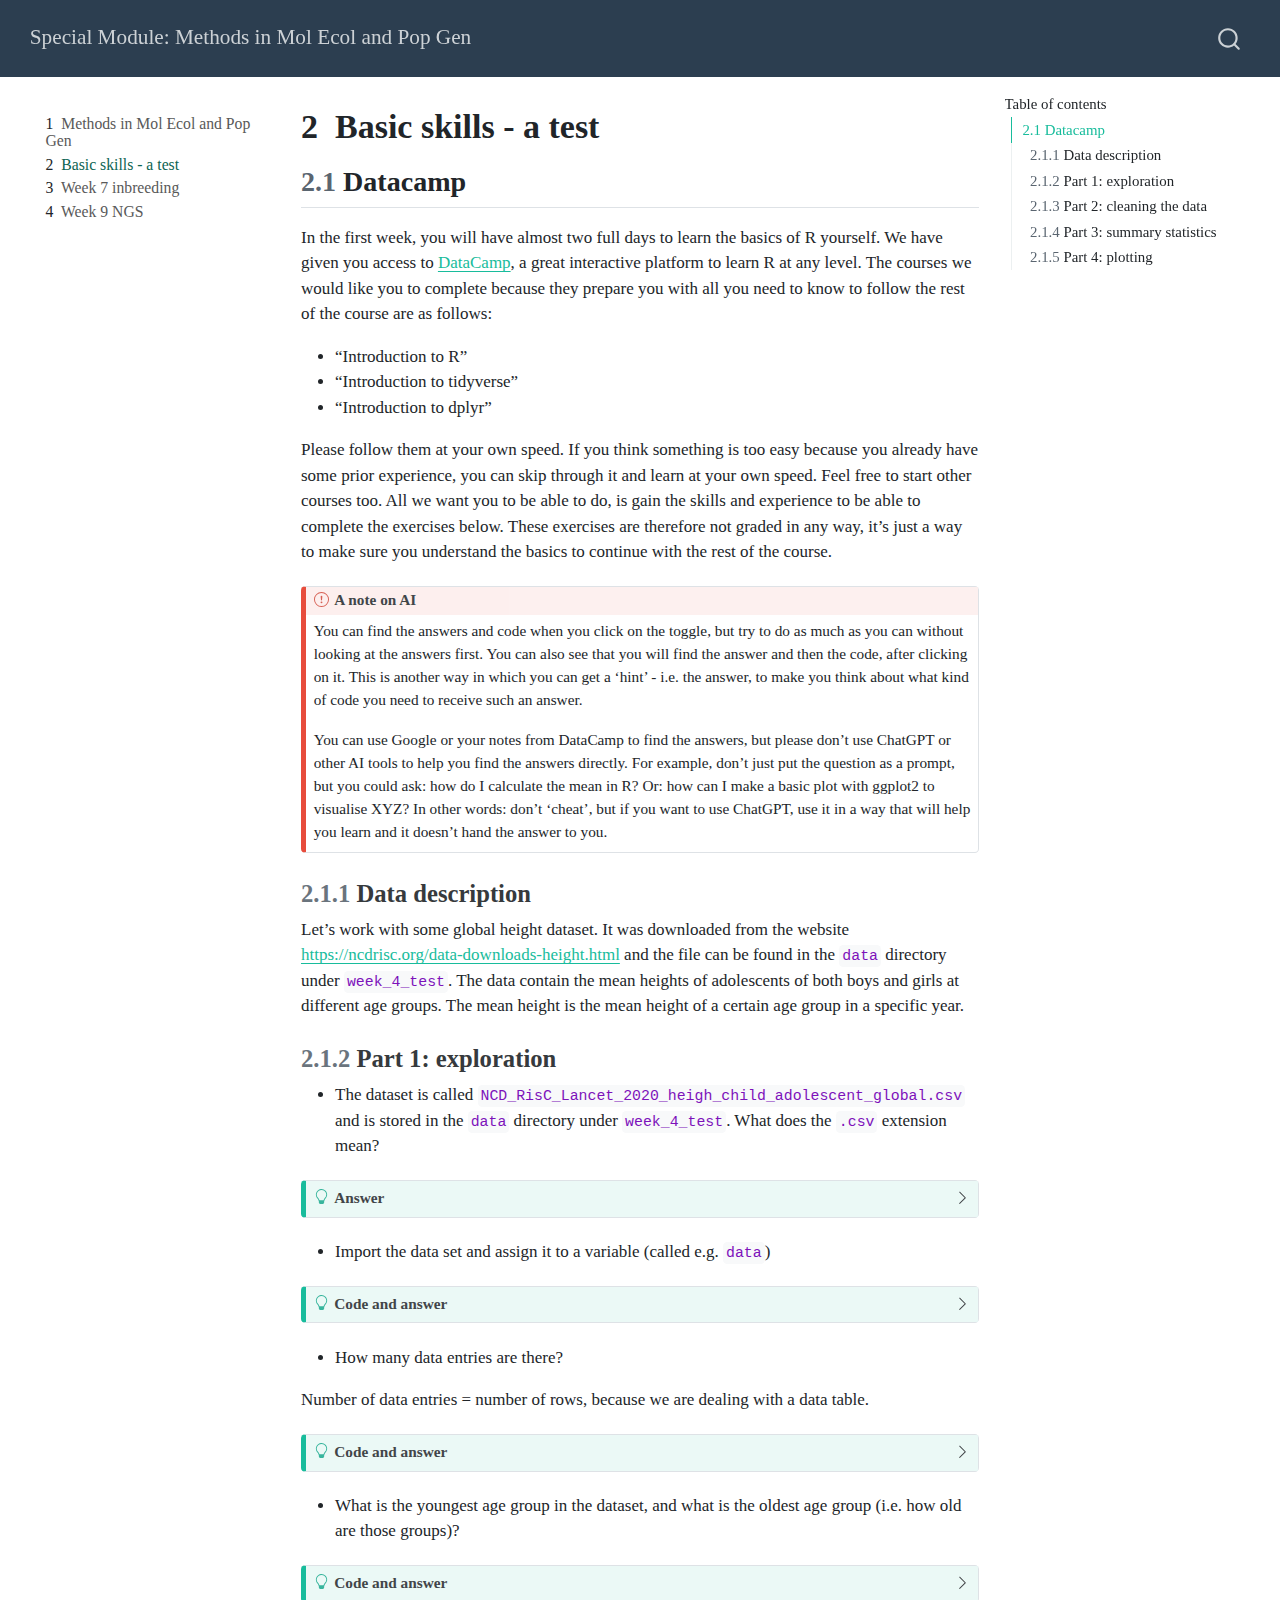
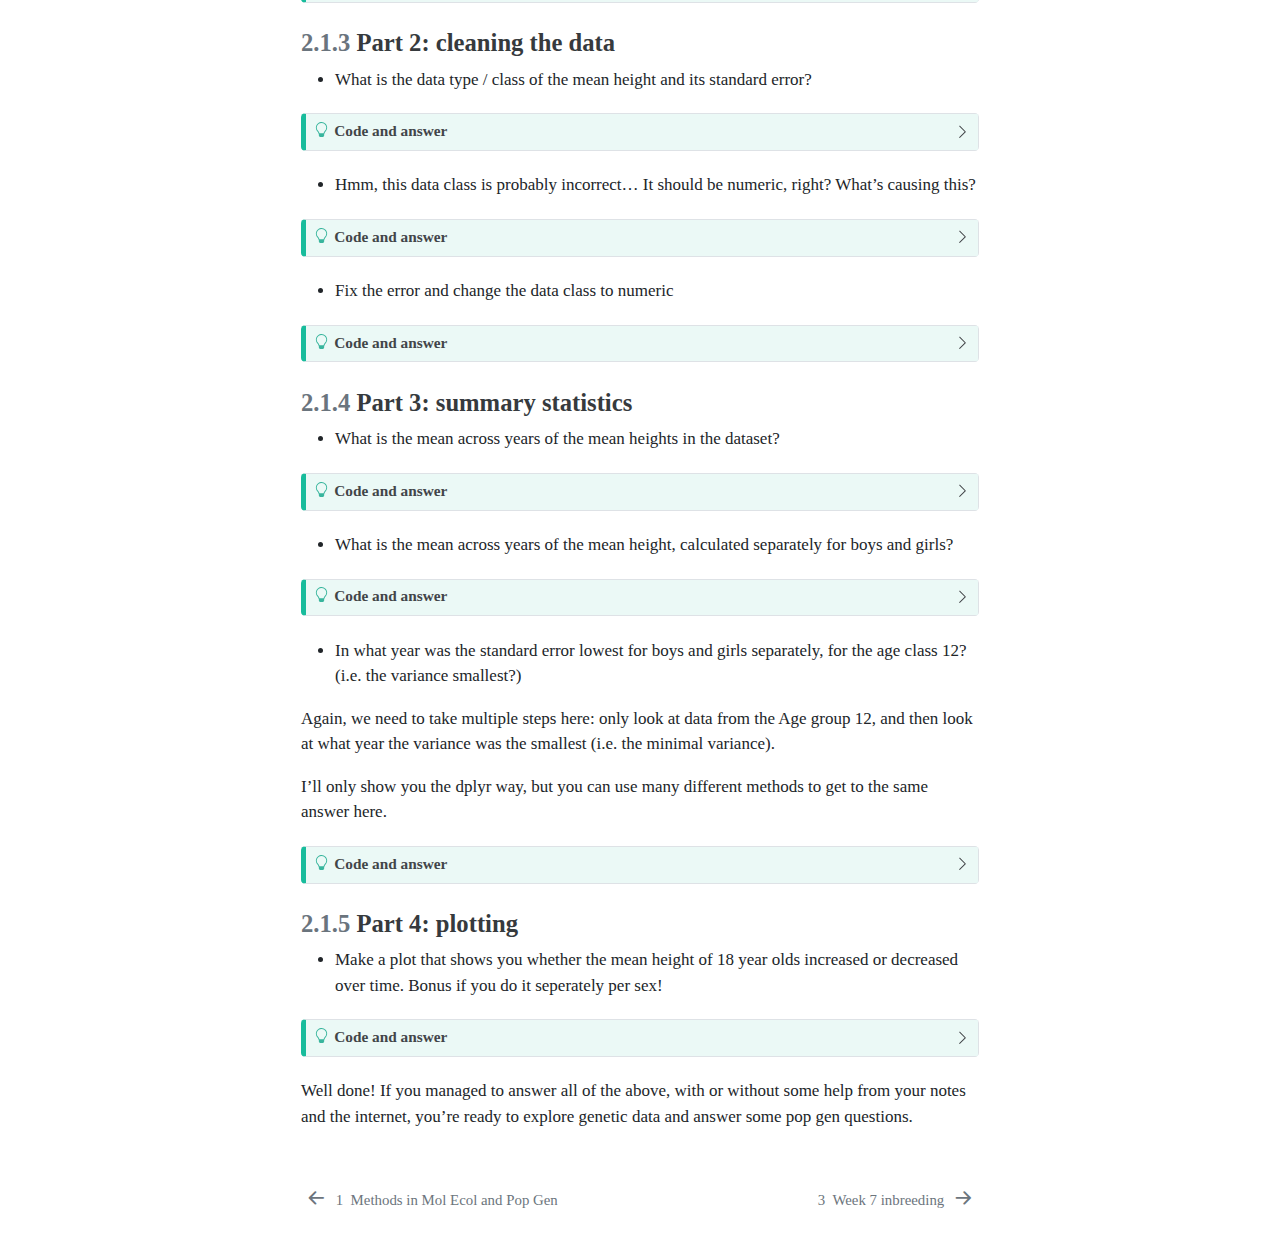
<file: docs/tests/test_introduction.html>
<!DOCTYPE html>
<html xmlns="http://www.w3.org/1999/xhtml" lang="en" xml:lang="en"><head>

<meta charset="utf-8">
<meta name="generator" content="quarto-1.6.42">

<meta name="viewport" content="width=device-width, initial-scale=1.0, user-scalable=yes">


<title>2&nbsp; Basic skills - a test – Special Module: Methods in Mol Ecol and Pop Gen</title>
<style>
code{white-space: pre-wrap;}
span.smallcaps{font-variant: small-caps;}
div.columns{display: flex; gap: min(4vw, 1.5em);}
div.column{flex: auto; overflow-x: auto;}
div.hanging-indent{margin-left: 1.5em; text-indent: -1.5em;}
ul.task-list{list-style: none;}
ul.task-list li input[type="checkbox"] {
  width: 0.8em;
  margin: 0 0.8em 0.2em -1em; /* quarto-specific, see https://github.com/quarto-dev/quarto-cli/issues/4556 */ 
  vertical-align: middle;
}
/* CSS for syntax highlighting */
pre > code.sourceCode { white-space: pre; position: relative; }
pre > code.sourceCode > span { line-height: 1.25; }
pre > code.sourceCode > span:empty { height: 1.2em; }
.sourceCode { overflow: visible; }
code.sourceCode > span { color: inherit; text-decoration: inherit; }
div.sourceCode { margin: 1em 0; }
pre.sourceCode { margin: 0; }
@media screen {
div.sourceCode { overflow: auto; }
}
@media print {
pre > code.sourceCode { white-space: pre-wrap; }
pre > code.sourceCode > span { display: inline-block; text-indent: -5em; padding-left: 5em; }
}
pre.numberSource code
  { counter-reset: source-line 0; }
pre.numberSource code > span
  { position: relative; left: -4em; counter-increment: source-line; }
pre.numberSource code > span > a:first-child::before
  { content: counter(source-line);
    position: relative; left: -1em; text-align: right; vertical-align: baseline;
    border: none; display: inline-block;
    -webkit-touch-callout: none; -webkit-user-select: none;
    -khtml-user-select: none; -moz-user-select: none;
    -ms-user-select: none; user-select: none;
    padding: 0 4px; width: 4em;
  }
pre.numberSource { margin-left: 3em;  padding-left: 4px; }
div.sourceCode
  {   }
@media screen {
pre > code.sourceCode > span > a:first-child::before { text-decoration: underline; }
}
</style>


<script src="../site_libs/quarto-nav/quarto-nav.js"></script>
<script src="../site_libs/quarto-nav/headroom.min.js"></script>
<script src="../site_libs/clipboard/clipboard.min.js"></script>
<script src="../site_libs/quarto-search/autocomplete.umd.js"></script>
<script src="../site_libs/quarto-search/fuse.min.js"></script>
<script src="../site_libs/quarto-search/quarto-search.js"></script>
<meta name="quarto:offset" content="../">
<link href="../practicals/week_7_practical_inbreeding.html" rel="next">
<link href="../index.html" rel="prev">
<link href="../img/dna.jpg" rel="icon" type="image/jpeg">
<script src="../site_libs/quarto-html/quarto.js"></script>
<script src="../site_libs/quarto-html/popper.min.js"></script>
<script src="../site_libs/quarto-html/tippy.umd.min.js"></script>
<script src="../site_libs/quarto-html/anchor.min.js"></script>
<link href="../site_libs/quarto-html/tippy.css" rel="stylesheet">
<link href="../site_libs/quarto-html/quarto-syntax-highlighting-2f5df379a58b258e96c21c0638c20c03.css" rel="stylesheet" id="quarto-text-highlighting-styles">
<script src="../site_libs/bootstrap/bootstrap.min.js"></script>
<link href="../site_libs/bootstrap/bootstrap-icons.css" rel="stylesheet">
<link href="../site_libs/bootstrap/bootstrap-7281d8b040e91ef2f2c9864091717679.min.css" rel="stylesheet" append-hash="true" id="quarto-bootstrap" data-mode="light">
<script id="quarto-search-options" type="application/json">{
  "location": "navbar",
  "copy-button": false,
  "collapse-after": 3,
  "panel-placement": "end",
  "type": "overlay",
  "limit": 50,
  "keyboard-shortcut": [
    "f",
    "/",
    "s"
  ],
  "show-item-context": false,
  "language": {
    "search-no-results-text": "No results",
    "search-matching-documents-text": "matching documents",
    "search-copy-link-title": "Copy link to search",
    "search-hide-matches-text": "Hide additional matches",
    "search-more-match-text": "more match in this document",
    "search-more-matches-text": "more matches in this document",
    "search-clear-button-title": "Clear",
    "search-text-placeholder": "",
    "search-detached-cancel-button-title": "Cancel",
    "search-submit-button-title": "Submit",
    "search-label": "Search"
  }
}</script>


</head>

<body class="nav-sidebar floating nav-fixed">

<div id="quarto-search-results"></div>
  <header id="quarto-header" class="headroom fixed-top">
    <nav class="navbar navbar-expand-lg " data-bs-theme="dark">
      <div class="navbar-container container-fluid">
      <div class="navbar-brand-container mx-auto">
    <a class="navbar-brand" href="../index.html">
    <span class="navbar-title">Special Module: Methods in Mol Ecol and Pop Gen</span>
    </a>
  </div>
        <div class="quarto-navbar-tools tools-end">
</div>
          <div id="quarto-search" class="" title="Search"></div>
      </div> <!-- /container-fluid -->
    </nav>
  <nav class="quarto-secondary-nav">
    <div class="container-fluid d-flex">
      <button type="button" class="quarto-btn-toggle btn" data-bs-toggle="collapse" role="button" data-bs-target=".quarto-sidebar-collapse-item" aria-controls="quarto-sidebar" aria-expanded="false" aria-label="Toggle sidebar navigation" onclick="if (window.quartoToggleHeadroom) { window.quartoToggleHeadroom(); }">
        <i class="bi bi-layout-text-sidebar-reverse"></i>
      </button>
        <nav class="quarto-page-breadcrumbs" aria-label="breadcrumb"><ol class="breadcrumb"><li class="breadcrumb-item"><a href="../tests/test_introduction.html"><span class="chapter-number">2</span>&nbsp; <span class="chapter-title">Basic skills - a test</span></a></li></ol></nav>
        <a class="flex-grow-1" role="navigation" data-bs-toggle="collapse" data-bs-target=".quarto-sidebar-collapse-item" aria-controls="quarto-sidebar" aria-expanded="false" aria-label="Toggle sidebar navigation" onclick="if (window.quartoToggleHeadroom) { window.quartoToggleHeadroom(); }">      
        </a>
    </div>
  </nav>
</header>
<!-- content -->
<div id="quarto-content" class="quarto-container page-columns page-rows-contents page-layout-article page-navbar">
<!-- sidebar -->
  <nav id="quarto-sidebar" class="sidebar collapse collapse-horizontal quarto-sidebar-collapse-item sidebar-navigation floating overflow-auto">
    <div class="sidebar-menu-container"> 
    <ul class="list-unstyled mt-1">
        <li class="sidebar-item">
  <div class="sidebar-item-container"> 
  <a href="../index.html" class="sidebar-item-text sidebar-link">
 <span class="menu-text"><span class="chapter-number">1</span>&nbsp; <span class="chapter-title">Methods in Mol Ecol and Pop Gen</span></span></a>
  </div>
</li>
        <li class="sidebar-item">
  <div class="sidebar-item-container"> 
  <a href="../tests/test_introduction.html" class="sidebar-item-text sidebar-link active">
 <span class="menu-text"><span class="chapter-number">2</span>&nbsp; <span class="chapter-title">Basic skills - a test</span></span></a>
  </div>
</li>
        <li class="sidebar-item">
  <div class="sidebar-item-container"> 
  <a href="../practicals/week_7_practical_inbreeding.html" class="sidebar-item-text sidebar-link">
 <span class="menu-text"><span class="chapter-number">3</span>&nbsp; <span class="chapter-title">Week 7 inbreeding</span></span></a>
  </div>
</li>
        <li class="sidebar-item">
  <div class="sidebar-item-container"> 
  <a href="../practicals/week_9_practical_NGS.html" class="sidebar-item-text sidebar-link">
 <span class="menu-text"><span class="chapter-number">4</span>&nbsp; <span class="chapter-title">Week 9 NGS</span></span></a>
  </div>
</li>
    </ul>
    </div>
</nav>
<div id="quarto-sidebar-glass" class="quarto-sidebar-collapse-item" data-bs-toggle="collapse" data-bs-target=".quarto-sidebar-collapse-item"></div>
<!-- margin-sidebar -->
    <div id="quarto-margin-sidebar" class="sidebar margin-sidebar">
        <nav id="TOC" role="doc-toc" class="toc-active">
    <h2 id="toc-title">Table of contents</h2>
   
  <ul>
  <li><a href="#datacamp" id="toc-datacamp" class="nav-link active" data-scroll-target="#datacamp"><span class="header-section-number">2.1</span> Datacamp</a>
  <ul class="collapse">
  <li><a href="#data-description" id="toc-data-description" class="nav-link" data-scroll-target="#data-description"><span class="header-section-number">2.1.1</span> Data description</a></li>
  <li><a href="#part-1-exploration" id="toc-part-1-exploration" class="nav-link" data-scroll-target="#part-1-exploration"><span class="header-section-number">2.1.2</span> Part 1: exploration</a></li>
  <li><a href="#part-2-cleaning-the-data" id="toc-part-2-cleaning-the-data" class="nav-link" data-scroll-target="#part-2-cleaning-the-data"><span class="header-section-number">2.1.3</span> Part 2: cleaning the data</a></li>
  <li><a href="#part-3-summary-statistics" id="toc-part-3-summary-statistics" class="nav-link" data-scroll-target="#part-3-summary-statistics"><span class="header-section-number">2.1.4</span> Part 3: summary statistics</a></li>
  <li><a href="#part-4-plotting" id="toc-part-4-plotting" class="nav-link" data-scroll-target="#part-4-plotting"><span class="header-section-number">2.1.5</span> Part 4: plotting</a></li>
  </ul></li>
  </ul>
</nav>
    </div>
<!-- main -->
<main class="content" id="quarto-document-content">

<header id="title-block-header" class="quarto-title-block default">
<div class="quarto-title">
<h1 class="title"><span class="chapter-number">2</span>&nbsp; <span class="chapter-title">Basic skills - a test</span></h1>
</div>



<div class="quarto-title-meta">

    
  
    
  </div>
  


</header>


<section id="datacamp" class="level2" data-number="2.1">
<h2 data-number="2.1" class="anchored" data-anchor-id="datacamp"><span class="header-section-number">2.1</span> Datacamp</h2>
<p>In the first week, you will have almost two full days to learn the basics of R yourself. We have given you access to <a href="https://datacamp.com/">DataCamp</a>, a great interactive platform to learn R at any level. The courses we would like you to complete because they prepare you with all you need to know to follow the rest of the course are as follows:</p>
<ul>
<li>“Introduction to R”</li>
<li>“Introduction to tidyverse”</li>
<li>“Introduction to dplyr”</li>
</ul>
<p>Please follow them at your own speed. If you think something is too easy because you already have some prior experience, you can skip through it and learn at your own speed. Feel free to start other courses too. All we want you to be able to do, is gain the skills and experience to be able to complete the exercises below. These exercises are therefore not graded in any way, it’s just a way to make sure you understand the basics to continue with the rest of the course.</p>
<div class="callout callout-style-default callout-important callout-titled" title="A note on AI">
<div class="callout-header d-flex align-content-center">
<div class="callout-icon-container">
<i class="callout-icon"></i>
</div>
<div class="callout-title-container flex-fill">
A note on AI
</div>
</div>
<div class="callout-body-container callout-body">
<p>You can find the answers and code when you click on the toggle, but try to do as much as you can without looking at the answers first. You can also see that you will find the answer and then the code, after clicking on it. This is another way in which you can get a ‘hint’ - i.e.&nbsp;the answer, to make you think about what kind of code you need to receive such an answer.</p>
<p>You can use Google or your notes from DataCamp to find the answers, but please don’t use ChatGPT or other AI tools to help you find the answers directly. For example, don’t just put the question as a prompt, but you could ask: how do I calculate the mean in R? Or: how can I make a basic plot with ggplot2 to visualise XYZ? In other words: don’t ‘cheat’, but if you want to use ChatGPT, use it in a way that will help you learn and it doesn’t hand the answer to you.</p>
</div>
</div>
<section id="data-description" class="level3" data-number="2.1.1">
<h3 data-number="2.1.1" class="anchored" data-anchor-id="data-description"><span class="header-section-number">2.1.1</span> Data description</h3>
<p>Let’s work with some global height dataset. It was downloaded from the website <a href="https://ncdrisc.org/data-downloads-height.html" class="uri">https://ncdrisc.org/data-downloads-height.html</a> and the file can be found in the <code>data</code> directory under <code>week_4_test</code>. The data contain the mean heights of adolescents of both boys and girls at different age groups. The mean height is the mean height of a certain age group in a specific year.</p>
</section>
<section id="part-1-exploration" class="level3" data-number="2.1.2">
<h3 data-number="2.1.2" class="anchored" data-anchor-id="part-1-exploration"><span class="header-section-number">2.1.2</span> Part 1: exploration</h3>
<ul>
<li>The dataset is called <code>NCD_RisC_Lancet_2020_heigh_child_adolescent_global.csv</code> and is stored in the <code>data</code> directory under <code>week_4_test</code>. What does the <code>.csv</code> extension mean?</li>
</ul>
<div class="callout callout-style-default callout-tip callout-titled" title="Answer">
<div class="callout-header d-flex align-content-center" data-bs-toggle="collapse" data-bs-target=".callout-2-contents" aria-controls="callout-2" aria-expanded="false" aria-label="Toggle callout">
<div class="callout-icon-container">
<i class="callout-icon"></i>
</div>
<div class="callout-title-container flex-fill">
Answer
</div>
<div class="callout-btn-toggle d-inline-block border-0 py-1 ps-1 pe-0 float-end"><i class="callout-toggle"></i></div>
</div>
<div id="callout-2" class="callout-2-contents callout-collapse collapse">
<div class="callout-body-container callout-body">
<p>Csv stands for comma separated file. It is a file format to store tables (such as Excel files), where each line represents a data record, and fields are separated by commas. CSV files are commonly used to store data, but you have to be careful if your data contains text that might include comma’s, because it will think the sentence needs to be split up into different fields! Other ways to separate fields are for example by using tabs ( or spaces.</p>
</div>
</div>
</div>
<ul>
<li>Import the data set and assign it to a variable (called e.g.&nbsp;<code>data</code>)<br>
</li>
</ul>
<div class="callout callout-style-default callout-tip callout-titled" title="Code and answer">
<div class="callout-header d-flex align-content-center" data-bs-toggle="collapse" data-bs-target=".callout-3-contents" aria-controls="callout-3" aria-expanded="false" aria-label="Toggle callout">
<div class="callout-icon-container">
<i class="callout-icon"></i>
</div>
<div class="callout-title-container flex-fill">
Code and answer
</div>
<div class="callout-btn-toggle d-inline-block border-0 py-1 ps-1 pe-0 float-end"><i class="callout-toggle"></i></div>
</div>
<div id="callout-3" class="callout-3-contents callout-collapse collapse">
<div class="callout-body-container callout-body">
<p>We are working within an R project, so we can use relative path names. If you prefer using the absolute path name, this might look different. Also, path specification is dependent on your operating system. This has been done in iOS (Apple), but Windows looks different.</p>
<div class="cell">
<details class="code-fold">
<summary>Code</summary>
<div class="sourceCode cell-code" id="cb1"><pre class="sourceCode r code-with-copy"><code class="sourceCode r"><span id="cb1-1"><a href="#cb1-1" aria-hidden="true" tabindex="-1"></a><span class="co"># using read.csv</span></span>
<span id="cb1-2"><a href="#cb1-2" aria-hidden="true" tabindex="-1"></a>data <span class="ot">&lt;-</span> <span class="fu">read.csv</span>(<span class="st">"../data/week_4_test/NCD_RisC_Lancet_2020_height_child_adolescent_global.csv"</span>)</span>
<span id="cb1-3"><a href="#cb1-3" aria-hidden="true" tabindex="-1"></a></span>
<span id="cb1-4"><a href="#cb1-4" aria-hidden="true" tabindex="-1"></a><span class="co"># or absolute path name</span></span>
<span id="cb1-5"><a href="#cb1-5" aria-hidden="true" tabindex="-1"></a>data <span class="ot">&lt;-</span> <span class="fu">read.csv</span>(<span class="st">"/Users/vistor/Documents/Work/GitHub/postdoc/special_module_molecol_popgen/data/week_4_test/NCD_RisC_Lancet_2020_height_child_adolescent_global.csv"</span>) </span>
<span id="cb1-6"><a href="#cb1-6" aria-hidden="true" tabindex="-1"></a></span>
<span id="cb1-7"><a href="#cb1-7" aria-hidden="true" tabindex="-1"></a><span class="co"># or using read table, make sure you specify there's a header!</span></span>
<span id="cb1-8"><a href="#cb1-8" aria-hidden="true" tabindex="-1"></a>data <span class="ot">&lt;-</span> <span class="fu">read.table</span>(<span class="st">"../data/week_4_test/NCD_RisC_Lancet_2020_height_child_adolescent_global.csv"</span>, <span class="at">sep =</span> <span class="st">","</span>, <span class="at">header=</span>T)</span></code><button title="Copy to Clipboard" class="code-copy-button"><i class="bi"></i></button></pre></div>
</details>
</div>
</div>
</div>
</div>
<ul>
<li>How many data entries are there?</li>
</ul>
<p>Number of data entries = number of rows, because we are dealing with a data table.</p>
<div class="callout callout-style-default callout-tip callout-titled" title="Code and answer">
<div class="callout-header d-flex align-content-center" data-bs-toggle="collapse" data-bs-target=".callout-4-contents" aria-controls="callout-4" aria-expanded="false" aria-label="Toggle callout">
<div class="callout-icon-container">
<i class="callout-icon"></i>
</div>
<div class="callout-title-container flex-fill">
Code and answer
</div>
<div class="callout-btn-toggle d-inline-block border-0 py-1 ps-1 pe-0 float-end"><i class="callout-toggle"></i></div>
</div>
<div id="callout-4" class="callout-4-contents callout-collapse collapse">
<div class="callout-body-container callout-body">
<div class="cell">
<details class="code-fold">
<summary>Code</summary>
<div class="sourceCode cell-code" id="cb2"><pre class="sourceCode r code-with-copy"><code class="sourceCode r"><span id="cb2-1"><a href="#cb2-1" aria-hidden="true" tabindex="-1"></a><span class="fu">nrow</span>(data) </span></code><button title="Copy to Clipboard" class="code-copy-button"><i class="bi"></i></button></pre></div>
</details>
<div class="cell-output cell-output-stdout">
<pre><code>[1] 1050</code></pre>
</div>
</div>
<p>So 1050 entries = this excludes the header.</p>
</div>
</div>
</div>
<ul>
<li>What is the youngest age group in the dataset, and what is the oldest age group (i.e.&nbsp;how old are those groups)?</li>
</ul>
<div class="callout callout-style-default callout-tip callout-titled" title="Code and answer">
<div class="callout-header d-flex align-content-center" data-bs-toggle="collapse" data-bs-target=".callout-5-contents" aria-controls="callout-5" aria-expanded="false" aria-label="Toggle callout">
<div class="callout-icon-container">
<i class="callout-icon"></i>
</div>
<div class="callout-title-container flex-fill">
Code and answer
</div>
<div class="callout-btn-toggle d-inline-block border-0 py-1 ps-1 pe-0 float-end"><i class="callout-toggle"></i></div>
</div>
<div id="callout-5" class="callout-5-contents callout-collapse collapse">
<div class="callout-body-container callout-body">
<p>First we need to know what columns there are in the data and what they are called, which can be done in different ways.</p>
<p>Remember you can always view the data (by clicking on it in the environment or by calling <code>View(data</code>)).</p>
<div class="cell">
<details class="code-fold">
<summary>Code</summary>
<div class="sourceCode cell-code" id="cb4"><pre class="sourceCode r code-with-copy"><code class="sourceCode r"><span id="cb4-1"><a href="#cb4-1" aria-hidden="true" tabindex="-1"></a><span class="co"># this shows you just the structure of the table</span></span>
<span id="cb4-2"><a href="#cb4-2" aria-hidden="true" tabindex="-1"></a><span class="fu">str</span>(data) </span></code><button title="Copy to Clipboard" class="code-copy-button"><i class="bi"></i></button></pre></div>
</details>
<div class="cell-output cell-output-stdout">
<pre><code>'data.frame':   1050 obs. of  5 variables:
 $ Sex                       : chr  "Boys" "Boys" "Boys" "Boys" ...
 $ Year                      : int  1985 1985 1985 1985 1985 1985 1985 1985 1985 1985 ...
 $ Age.group                 : int  5 6 7 8 9 10 11 12 13 14 ...
 $ Mean.height               : chr  "105.6490519" "111.6353523" "117.1894908" "122.4381031" ...
 $ Mean.height.standard.error: chr  "0.258115469" "0.227526225" "0.210784409" "0.199455168" ...</code></pre>
</div>
<details class="code-fold">
<summary>Code</summary>
<div class="sourceCode cell-code" id="cb6"><pre class="sourceCode r code-with-copy"><code class="sourceCode r"><span id="cb6-1"><a href="#cb6-1" aria-hidden="true" tabindex="-1"></a><span class="co"># this tells you the column names of the table</span></span>
<span id="cb6-2"><a href="#cb6-2" aria-hidden="true" tabindex="-1"></a><span class="fu">names</span>(data) </span></code><button title="Copy to Clipboard" class="code-copy-button"><i class="bi"></i></button></pre></div>
</details>
<div class="cell-output cell-output-stdout">
<pre><code>[1] "Sex"                        "Year"                      
[3] "Age.group"                  "Mean.height"               
[5] "Mean.height.standard.error"</code></pre>
</div>
<details class="code-fold">
<summary>Code</summary>
<div class="sourceCode cell-code" id="cb8"><pre class="sourceCode r code-with-copy"><code class="sourceCode r"><span id="cb8-1"><a href="#cb8-1" aria-hidden="true" tabindex="-1"></a><span class="co"># this shows you the first 6 entries and the column names</span></span>
<span id="cb8-2"><a href="#cb8-2" aria-hidden="true" tabindex="-1"></a><span class="fu">head</span>(data) </span></code><button title="Copy to Clipboard" class="code-copy-button"><i class="bi"></i></button></pre></div>
</details>
<div class="cell-output cell-output-stdout">
<pre><code>   Sex Year Age.group Mean.height Mean.height.standard.error
1 Boys 1985         5 105.6490519                0.258115469
2 Boys 1985         6 111.6353523                0.227526225
3 Boys 1985         7 117.1894908                0.210784409
4 Boys 1985         8 122.4381031                0.199455168
5 Boys 1985         9 127.4997942                0.194521726
6 Boys 1985        10 132.7080987                0.187002286</code></pre>
</div>
</div>
<p>From this we can see that the column that stores the age is called <code>Age.group</code></p>
<div class="cell">
<details class="code-fold">
<summary>Code</summary>
<div class="sourceCode cell-code" id="cb10"><pre class="sourceCode r code-with-copy"><code class="sourceCode r"><span id="cb10-1"><a href="#cb10-1" aria-hidden="true" tabindex="-1"></a><span class="co"># minimum age i.e. youngest age class</span></span>
<span id="cb10-2"><a href="#cb10-2" aria-hidden="true" tabindex="-1"></a><span class="fu">min</span>(data<span class="sc">$</span>Age.group) </span></code><button title="Copy to Clipboard" class="code-copy-button"><i class="bi"></i></button></pre></div>
</details>
<div class="cell-output cell-output-stdout">
<pre><code>[1] 5</code></pre>
</div>
<details class="code-fold">
<summary>Code</summary>
<div class="sourceCode cell-code" id="cb12"><pre class="sourceCode r code-with-copy"><code class="sourceCode r"><span id="cb12-1"><a href="#cb12-1" aria-hidden="true" tabindex="-1"></a><span class="co"># maximum age i.e. oldest age class</span></span>
<span id="cb12-2"><a href="#cb12-2" aria-hidden="true" tabindex="-1"></a><span class="fu">max</span>(data<span class="sc">$</span>Age.group) </span></code><button title="Copy to Clipboard" class="code-copy-button"><i class="bi"></i></button></pre></div>
</details>
<div class="cell-output cell-output-stdout">
<pre><code>[1] 19</code></pre>
</div>
</div>
<p>So 5 and 19, respectively.</p>
</div>
</div>
</div>
</section>
<section id="part-2-cleaning-the-data" class="level3" data-number="2.1.3">
<h3 data-number="2.1.3" class="anchored" data-anchor-id="part-2-cleaning-the-data"><span class="header-section-number">2.1.3</span> Part 2: cleaning the data</h3>
<ul>
<li>What is the data type / class of the mean height and its standard error?</li>
</ul>
<div class="callout callout-style-default callout-tip callout-titled" title="Code and answer">
<div class="callout-header d-flex align-content-center" data-bs-toggle="collapse" data-bs-target=".callout-6-contents" aria-controls="callout-6" aria-expanded="false" aria-label="Toggle callout">
<div class="callout-icon-container">
<i class="callout-icon"></i>
</div>
<div class="callout-title-container flex-fill">
Code and answer
</div>
<div class="callout-btn-toggle d-inline-block border-0 py-1 ps-1 pe-0 float-end"><i class="callout-toggle"></i></div>
</div>
<div id="callout-6" class="callout-6-contents callout-collapse collapse">
<div class="callout-body-container callout-body">
<div class="cell">
<details class="code-fold">
<summary>Code</summary>
<div class="sourceCode cell-code" id="cb14"><pre class="sourceCode r code-with-copy"><code class="sourceCode r"><span id="cb14-1"><a href="#cb14-1" aria-hidden="true" tabindex="-1"></a><span class="co"># this tells us the class of a specific column</span></span>
<span id="cb14-2"><a href="#cb14-2" aria-hidden="true" tabindex="-1"></a><span class="fu">class</span>(data<span class="sc">$</span>Mean.height) </span></code><button title="Copy to Clipboard" class="code-copy-button"><i class="bi"></i></button></pre></div>
</details>
<div class="cell-output cell-output-stdout">
<pre><code>[1] "character"</code></pre>
</div>
<details class="code-fold">
<summary>Code</summary>
<div class="sourceCode cell-code" id="cb16"><pre class="sourceCode r code-with-copy"><code class="sourceCode r"><span id="cb16-1"><a href="#cb16-1" aria-hidden="true" tabindex="-1"></a><span class="fu">class</span>(data<span class="sc">$</span>Mean.height.standard.error) </span></code><button title="Copy to Clipboard" class="code-copy-button"><i class="bi"></i></button></pre></div>
</details>
<div class="cell-output cell-output-stdout">
<pre><code>[1] "character"</code></pre>
</div>
<details class="code-fold">
<summary>Code</summary>
<div class="sourceCode cell-code" id="cb18"><pre class="sourceCode r code-with-copy"><code class="sourceCode r"><span id="cb18-1"><a href="#cb18-1" aria-hidden="true" tabindex="-1"></a><span class="co"># this tells us the class of all columns</span></span>
<span id="cb18-2"><a href="#cb18-2" aria-hidden="true" tabindex="-1"></a><span class="fu">str</span>(data) </span></code><button title="Copy to Clipboard" class="code-copy-button"><i class="bi"></i></button></pre></div>
</details>
<div class="cell-output cell-output-stdout">
<pre><code>'data.frame':   1050 obs. of  5 variables:
 $ Sex                       : chr  "Boys" "Boys" "Boys" "Boys" ...
 $ Year                      : int  1985 1985 1985 1985 1985 1985 1985 1985 1985 1985 ...
 $ Age.group                 : int  5 6 7 8 9 10 11 12 13 14 ...
 $ Mean.height               : chr  "105.6490519" "111.6353523" "117.1894908" "122.4381031" ...
 $ Mean.height.standard.error: chr  "0.258115469" "0.227526225" "0.210784409" "0.199455168" ...</code></pre>
</div>
</div>
<p>Both are characters/strings.</p>
</div>
</div>
</div>
<ul>
<li>Hmm, this data class is probably incorrect… It should be numeric, right? What’s causing this?</li>
</ul>
<div class="callout callout-style-default callout-tip callout-titled" title="Code and answer">
<div class="callout-header d-flex align-content-center" data-bs-toggle="collapse" data-bs-target=".callout-7-contents" aria-controls="callout-7" aria-expanded="false" aria-label="Toggle callout">
<div class="callout-icon-container">
<i class="callout-icon"></i>
</div>
<div class="callout-title-container flex-fill">
Code and answer
</div>
<div class="callout-btn-toggle d-inline-block border-0 py-1 ps-1 pe-0 float-end"><i class="callout-toggle"></i></div>
</div>
<div id="callout-7" class="callout-7-contents callout-collapse collapse">
<div class="callout-body-container callout-body">
<p>A classic coding issue, “what’s up with my data”? Figuring out why something is not behaving as expected will happen most of the time you are coding. How do we diagnose the problem?</p>
<p>We can start by having a look at the data using e.g.&nbsp;<code>View(data)</code> and by doing some tests.</p>
<div class="cell">
<details class="code-fold">
<summary>Code</summary>
<div class="sourceCode cell-code" id="cb20"><pre class="sourceCode r code-with-copy"><code class="sourceCode r"><span id="cb20-1"><a href="#cb20-1" aria-hidden="true" tabindex="-1"></a><span class="co"># let's see what happens when we change the data class to numeric, and store this in a test variable.</span></span>
<span id="cb20-2"><a href="#cb20-2" aria-hidden="true" tabindex="-1"></a></span>
<span id="cb20-3"><a href="#cb20-3" aria-hidden="true" tabindex="-1"></a>test <span class="ot">&lt;-</span> <span class="fu">as.numeric</span>(data<span class="sc">$</span>Mean.height)  </span></code><button title="Copy to Clipboard" class="code-copy-button"><i class="bi"></i></button></pre></div>
</details>
<div class="cell-output cell-output-stderr">
<pre><code>Warning: NAs introduced by coercion</code></pre>
</div>
</div>
<p>It gives a warning which indicates it could not change one or more of the values to numeric so it had to be put to NA. Why?</p>
<p>What sometimes works is to sort the column, this might help us diagnose what is happening in such a large table. When we look at <code>View(data)</code> / the data tab, we can click on the column <code>Mean.height</code> and it will sort it. Click on it again, and it will sort it in reverse order</p>
<p>Whatever way you used, you might have identified the issue!</p>
<p>There are two “ERRORS” at row number 112, a boy of age class 1992 and age 11. This text is causing the error, as R doesn’t recognise this column as numeric now.</p>
</div>
</div>
</div>
<ul>
<li>Fix the error and change the data class to numeric</li>
</ul>
<div class="callout callout-style-default callout-tip callout-titled" title="Code and answer">
<div class="callout-header d-flex align-content-center" data-bs-toggle="collapse" data-bs-target=".callout-8-contents" aria-controls="callout-8" aria-expanded="false" aria-label="Toggle callout">
<div class="callout-icon-container">
<i class="callout-icon"></i>
</div>
<div class="callout-title-container flex-fill">
Code and answer
</div>
<div class="callout-btn-toggle d-inline-block border-0 py-1 ps-1 pe-0 float-end"><i class="callout-toggle"></i></div>
</div>
<div id="callout-8" class="callout-8-contents callout-collapse collapse">
<div class="callout-body-container callout-body">
<p>We can’t correct the value because we don’t know what happened with this boy’s height measurement. So let’s either remove the entire row or change the values to NA. You could do this manually by going into the raw data using e.g.&nbsp;Excel. But a better practise is by doing this in the code - this way we can always track exactly what we did, and others can see it too because it is documented.</p>
<p>In the first method below, we simply remove the 112’th row, so we remove the entire data point. It’s always smart to store something in a different variable if you remove something so you do not override the original data, I’m showing you an example here but we’ll continue with the ‘data’ variable as we know it’s all good.</p>
<p>In the second and third method, we remove the text “ERROR” and instead replace it with the ‘official’ NA value that R recognises as NA.</p>
<div class="cell">
<details class="code-fold">
<summary>Code</summary>
<div class="sourceCode cell-code" id="cb22"><pre class="sourceCode r code-with-copy"><code class="sourceCode r"><span id="cb22-1"><a href="#cb22-1" aria-hidden="true" tabindex="-1"></a><span class="do">## method 1</span></span>
<span id="cb22-2"><a href="#cb22-2" aria-hidden="true" tabindex="-1"></a><span class="co"># remove the row</span></span>
<span id="cb22-3"><a href="#cb22-3" aria-hidden="true" tabindex="-1"></a>data_clean <span class="ot">&lt;-</span> data[<span class="sc">-</span><span class="dv">112</span>,] </span>
<span id="cb22-4"><a href="#cb22-4" aria-hidden="true" tabindex="-1"></a></span>
<span id="cb22-5"><a href="#cb22-5" aria-hidden="true" tabindex="-1"></a><span class="co"># then we change the data class to numeric and we do not get a warning</span></span>
<span id="cb22-6"><a href="#cb22-6" aria-hidden="true" tabindex="-1"></a>data_clean<span class="sc">$</span>Mean.height <span class="ot">&lt;-</span> <span class="fu">as.numeric</span>(data_clean<span class="sc">$</span>Mean.height) </span>
<span id="cb22-7"><a href="#cb22-7" aria-hidden="true" tabindex="-1"></a><span class="co"># same for the SE</span></span>
<span id="cb22-8"><a href="#cb22-8" aria-hidden="true" tabindex="-1"></a>data_clean<span class="sc">$</span>Mean.height.standard.error <span class="ot">&lt;-</span> <span class="fu">as.numeric</span>(data_clean<span class="sc">$</span>Mean.height.standard.error) </span>
<span id="cb22-9"><a href="#cb22-9" aria-hidden="true" tabindex="-1"></a></span>
<span id="cb22-10"><a href="#cb22-10" aria-hidden="true" tabindex="-1"></a><span class="do">## method 2</span></span>
<span id="cb22-11"><a href="#cb22-11" aria-hidden="true" tabindex="-1"></a><span class="co"># this is what we had done before and automatically put the 'character' ERROR as NA, you'll get a warning but now we know why</span></span>
<span id="cb22-12"><a href="#cb22-12" aria-hidden="true" tabindex="-1"></a></span>
<span id="cb22-13"><a href="#cb22-13" aria-hidden="true" tabindex="-1"></a>data<span class="sc">$</span>Mean.height <span class="ot">&lt;-</span> <span class="fu">as.numeric</span>(data<span class="sc">$</span>Mean.height) </span></code><button title="Copy to Clipboard" class="code-copy-button"><i class="bi"></i></button></pre></div>
</details>
<div class="cell-output cell-output-stderr">
<pre><code>Warning: NAs introduced by coercion</code></pre>
</div>
<details class="code-fold">
<summary>Code</summary>
<div class="sourceCode cell-code" id="cb24"><pre class="sourceCode r code-with-copy"><code class="sourceCode r"><span id="cb24-1"><a href="#cb24-1" aria-hidden="true" tabindex="-1"></a><span class="co"># same for the SE</span></span>
<span id="cb24-2"><a href="#cb24-2" aria-hidden="true" tabindex="-1"></a>data<span class="sc">$</span>Mean.height.standard.error <span class="ot">&lt;-</span> <span class="fu">as.numeric</span>(data<span class="sc">$</span>Mean.height.standard.error) </span></code><button title="Copy to Clipboard" class="code-copy-button"><i class="bi"></i></button></pre></div>
</details>
<div class="cell-output cell-output-stderr">
<pre><code>Warning: NAs introduced by coercion</code></pre>
</div>
<details class="code-fold">
<summary>Code</summary>
<div class="sourceCode cell-code" id="cb26"><pre class="sourceCode r code-with-copy"><code class="sourceCode r"><span id="cb26-1"><a href="#cb26-1" aria-hidden="true" tabindex="-1"></a><span class="do">## method 3</span></span>
<span id="cb26-2"><a href="#cb26-2" aria-hidden="true" tabindex="-1"></a></span>
<span id="cb26-3"><a href="#cb26-3" aria-hidden="true" tabindex="-1"></a><span class="co"># this is the same as above, but manually which is a bit longer and more complex</span></span>
<span id="cb26-4"><a href="#cb26-4" aria-hidden="true" tabindex="-1"></a></span>
<span id="cb26-5"><a href="#cb26-5" aria-hidden="true" tabindex="-1"></a>data<span class="sc">$</span>Mean.height[<span class="fu">which</span>(data<span class="sc">$</span>Mean.height<span class="sc">==</span><span class="st">"ERROR"</span>)] <span class="ot">&lt;-</span> <span class="cn">NA</span> </span>
<span id="cb26-6"><a href="#cb26-6" aria-hidden="true" tabindex="-1"></a>data<span class="sc">$</span>Mean.height.standard.error[<span class="fu">which</span>(data<span class="sc">$</span>Mean.height.standard.error<span class="sc">==</span><span class="st">"ERROR"</span>)] <span class="ot">&lt;-</span> <span class="cn">NA</span> </span>
<span id="cb26-7"><a href="#cb26-7" aria-hidden="true" tabindex="-1"></a></span>
<span id="cb26-8"><a href="#cb26-8" aria-hidden="true" tabindex="-1"></a><span class="co"># change to numeric, now we won't get a warning</span></span>
<span id="cb26-9"><a href="#cb26-9" aria-hidden="true" tabindex="-1"></a>data<span class="sc">$</span>Mean.height <span class="ot">&lt;-</span> <span class="fu">as.numeric</span>(data<span class="sc">$</span>Mean.height) </span>
<span id="cb26-10"><a href="#cb26-10" aria-hidden="true" tabindex="-1"></a>data<span class="sc">$</span>Mean.height.standard.error <span class="ot">&lt;-</span> <span class="fu">as.numeric</span>(data<span class="sc">$</span>Mean.height.standard.error) </span></code><button title="Copy to Clipboard" class="code-copy-button"><i class="bi"></i></button></pre></div>
</details>
</div>
<p>There we go! It’s always good to check if things worked, so you can use e.g.&nbsp;<code>str(data)</code> now to check that R indeed changed the columns to numeric.</p>
</div>
</div>
</div>
</section>
<section id="part-3-summary-statistics" class="level3" data-number="2.1.4">
<h3 data-number="2.1.4" class="anchored" data-anchor-id="part-3-summary-statistics"><span class="header-section-number">2.1.4</span> Part 3: summary statistics</h3>
<ul>
<li>What is the mean across years of the mean heights in the dataset?</li>
</ul>
<div class="callout callout-style-default callout-tip callout-titled" title="Code and answer">
<div class="callout-header d-flex align-content-center" data-bs-toggle="collapse" data-bs-target=".callout-9-contents" aria-controls="callout-9" aria-expanded="false" aria-label="Toggle callout">
<div class="callout-icon-container">
<i class="callout-icon"></i>
</div>
<div class="callout-title-container flex-fill">
Code and answer
</div>
<div class="callout-btn-toggle d-inline-block border-0 py-1 ps-1 pe-0 float-end"><i class="callout-toggle"></i></div>
</div>
<div id="callout-9" class="callout-9-contents callout-collapse collapse">
<div class="callout-body-container callout-body">
<p>The function that calculates means is, intuitively, <code>mean()</code> which is a base function (i.e.&nbsp;you don’t need to install a package for this). If you want to know more details about how to use a function, you can use <code>?mean</code></p>
<div class="cell">
<details class="code-fold">
<summary>Code</summary>
<div class="sourceCode cell-code" id="cb27"><pre class="sourceCode r code-with-copy"><code class="sourceCode r"><span id="cb27-1"><a href="#cb27-1" aria-hidden="true" tabindex="-1"></a><span class="co"># we have to make sure we remove the NA when calculating the mean though!</span></span>
<span id="cb27-2"><a href="#cb27-2" aria-hidden="true" tabindex="-1"></a><span class="fu">mean</span>(data<span class="sc">$</span>Mean.height, <span class="at">na.rm =</span> T) </span></code><button title="Copy to Clipboard" class="code-copy-button"><i class="bi"></i></button></pre></div>
</details>
<div class="cell-output cell-output-stdout">
<pre><code>[1] 141.7635</code></pre>
</div>
<details class="code-fold">
<summary>Code</summary>
<div class="sourceCode cell-code" id="cb29"><pre class="sourceCode r code-with-copy"><code class="sourceCode r"><span id="cb29-1"><a href="#cb29-1" aria-hidden="true" tabindex="-1"></a><span class="co"># or we use the data that doesn't contain the NA</span></span>
<span id="cb29-2"><a href="#cb29-2" aria-hidden="true" tabindex="-1"></a><span class="fu">mean</span>(data_clean<span class="sc">$</span>Mean.height) </span></code><button title="Copy to Clipboard" class="code-copy-button"><i class="bi"></i></button></pre></div>
</details>
<div class="cell-output cell-output-stdout">
<pre><code>[1] 141.7635</code></pre>
</div>
</div>
</div>
</div>
</div>
<ul>
<li>What is the mean across years of the mean height, calculated separately for boys and girls?</li>
</ul>
<div class="callout callout-style-default callout-tip callout-titled" title="Code and answer">
<div class="callout-header d-flex align-content-center" data-bs-toggle="collapse" data-bs-target=".callout-10-contents" aria-controls="callout-10" aria-expanded="false" aria-label="Toggle callout">
<div class="callout-icon-container">
<i class="callout-icon"></i>
</div>
<div class="callout-title-container flex-fill">
Code and answer
</div>
<div class="callout-btn-toggle d-inline-block border-0 py-1 ps-1 pe-0 float-end"><i class="callout-toggle"></i></div>
</div>
<div id="callout-10" class="callout-10-contents callout-collapse collapse">
<div class="callout-body-container callout-body">
<p>Here’s where your preference can kick in: do you want to use dplyr or something else, like base R or data.table? I will show you multiple options, just see what looks more intuitive to you. To make sure we can use dplyr, we have to load the library.</p>
<p>To answer this question, we have to do multiple steps: divide the data among the sexes somehow, and calculate the mean. This can be done in steps, or in one go. If you’re a computational scientists, you would want things to be done in as little code as possible. But since we are learning, just do what makes most sense to you.</p>
<div class="cell">
<details class="code-fold">
<summary>Code</summary>
<div class="sourceCode cell-code" id="cb31"><pre class="sourceCode r code-with-copy"><code class="sourceCode r"><span id="cb31-1"><a href="#cb31-1" aria-hidden="true" tabindex="-1"></a><span class="co"># method 1 with dplyr</span></span>
<span id="cb31-2"><a href="#cb31-2" aria-hidden="true" tabindex="-1"></a><span class="fu">library</span>(dplyr) <span class="co"># we can use dplyr to use the filter option</span></span></code><button title="Copy to Clipboard" class="code-copy-button"><i class="bi"></i></button></pre></div>
</details>
<div class="cell-output cell-output-stderr">
<pre><code>
Attaching package: 'dplyr'</code></pre>
</div>
<div class="cell-output cell-output-stderr">
<pre><code>The following objects are masked from 'package:stats':

    filter, lag</code></pre>
</div>
<div class="cell-output cell-output-stderr">
<pre><code>The following objects are masked from 'package:base':

    intersect, setdiff, setequal, union</code></pre>
</div>
<details class="code-fold">
<summary>Code</summary>
<div class="sourceCode cell-code" id="cb35"><pre class="sourceCode r code-with-copy"><code class="sourceCode r"><span id="cb35-1"><a href="#cb35-1" aria-hidden="true" tabindex="-1"></a>girls <span class="ot">&lt;-</span> data <span class="sc">%&gt;%</span> <span class="fu">filter</span>(Sex <span class="sc">==</span> <span class="st">"Girls"</span>)</span>
<span id="cb35-2"><a href="#cb35-2" aria-hidden="true" tabindex="-1"></a>boys <span class="ot">&lt;-</span> data <span class="sc">%&gt;%</span> <span class="fu">filter</span>(Sex <span class="sc">==</span> <span class="st">"Boys"</span>)</span>
<span id="cb35-3"><a href="#cb35-3" aria-hidden="true" tabindex="-1"></a></span>
<span id="cb35-4"><a href="#cb35-4" aria-hidden="true" tabindex="-1"></a><span class="fu">mean</span>(girls<span class="sc">$</span>Mean.height, <span class="at">na.rm =</span> T) </span></code><button title="Copy to Clipboard" class="code-copy-button"><i class="bi"></i></button></pre></div>
</details>
<div class="cell-output cell-output-stdout">
<pre><code>[1] 140.02</code></pre>
</div>
<details class="code-fold">
<summary>Code</summary>
<div class="sourceCode cell-code" id="cb37"><pre class="sourceCode r code-with-copy"><code class="sourceCode r"><span id="cb37-1"><a href="#cb37-1" aria-hidden="true" tabindex="-1"></a><span class="fu">mean</span>(boys<span class="sc">$</span>Mean.height, <span class="at">na.rm =</span> T) </span></code><button title="Copy to Clipboard" class="code-copy-button"><i class="bi"></i></button></pre></div>
</details>
<div class="cell-output cell-output-stdout">
<pre><code>[1] 143.5103</code></pre>
</div>
<details class="code-fold">
<summary>Code</summary>
<div class="sourceCode cell-code" id="cb39"><pre class="sourceCode r code-with-copy"><code class="sourceCode r"><span id="cb39-1"><a href="#cb39-1" aria-hidden="true" tabindex="-1"></a><span class="co"># method 2 without dplyr</span></span>
<span id="cb39-2"><a href="#cb39-2" aria-hidden="true" tabindex="-1"></a><span class="fu">mean</span>(data<span class="sc">$</span>Mean.height[<span class="fu">which</span>(data<span class="sc">$</span>Sex <span class="sc">==</span> <span class="st">"Girls"</span>)], <span class="at">na.rm=</span>T) </span></code><button title="Copy to Clipboard" class="code-copy-button"><i class="bi"></i></button></pre></div>
</details>
<div class="cell-output cell-output-stdout">
<pre><code>[1] 140.02</code></pre>
</div>
<details class="code-fold">
<summary>Code</summary>
<div class="sourceCode cell-code" id="cb41"><pre class="sourceCode r code-with-copy"><code class="sourceCode r"><span id="cb41-1"><a href="#cb41-1" aria-hidden="true" tabindex="-1"></a><span class="fu">mean</span>(data<span class="sc">$</span>Mean.height[<span class="fu">which</span>(data<span class="sc">$</span>Sex <span class="sc">==</span> <span class="st">"Boys"</span>)], <span class="at">na.rm=</span>T) </span></code><button title="Copy to Clipboard" class="code-copy-button"><i class="bi"></i></button></pre></div>
</details>
<div class="cell-output cell-output-stdout">
<pre><code>[1] 143.5103</code></pre>
</div>
</div>
</div>
</div>
</div>
<ul>
<li>In what year was the standard error lowest for boys and girls separately, for the age class 12? (i.e.&nbsp;the variance smallest?)</li>
</ul>
<p>Again, we need to take multiple steps here: only look at data from the Age group 12, and then look at what year the variance was the smallest (i.e.&nbsp;the minimal variance).</p>
<p>I’ll only show you the dplyr way, but you can use many different methods to get to the same answer here.</p>
<div class="callout callout-style-default callout-tip callout-titled" title="Code and answer">
<div class="callout-header d-flex align-content-center" data-bs-toggle="collapse" data-bs-target=".callout-11-contents" aria-controls="callout-11" aria-expanded="false" aria-label="Toggle callout">
<div class="callout-icon-container">
<i class="callout-icon"></i>
</div>
<div class="callout-title-container flex-fill">
Code and answer
</div>
<div class="callout-btn-toggle d-inline-block border-0 py-1 ps-1 pe-0 float-end"><i class="callout-toggle"></i></div>
</div>
<div id="callout-11" class="callout-11-contents callout-collapse collapse">
<div class="callout-body-container callout-body">
<div class="cell">
<details class="code-fold">
<summary>Code</summary>
<div class="sourceCode cell-code" id="cb43"><pre class="sourceCode r code-with-copy"><code class="sourceCode r"><span id="cb43-1"><a href="#cb43-1" aria-hidden="true" tabindex="-1"></a><span class="co"># method 1: with dplyr</span></span>
<span id="cb43-2"><a href="#cb43-2" aria-hidden="true" tabindex="-1"></a>girls_12yr <span class="ot">&lt;-</span> girls <span class="sc">%&gt;%</span> <span class="fu">filter</span>(Age.group <span class="sc">==</span> <span class="dv">12</span>)</span>
<span id="cb43-3"><a href="#cb43-3" aria-hidden="true" tabindex="-1"></a>boys_12yr <span class="ot">&lt;-</span> boys <span class="sc">%&gt;%</span> <span class="fu">filter</span>(Age.group <span class="sc">==</span> <span class="dv">12</span>)</span>
<span id="cb43-4"><a href="#cb43-4" aria-hidden="true" tabindex="-1"></a></span>
<span id="cb43-5"><a href="#cb43-5" aria-hidden="true" tabindex="-1"></a>girls_12yr <span class="sc">%&gt;%</span> <span class="fu">arrange</span>(Mean.height.standard.error) <span class="sc">%&gt;%</span> <span class="fu">head</span>() <span class="co"># 2003, with a SE of 0.09367336</span></span></code><button title="Copy to Clipboard" class="code-copy-button"><i class="bi"></i></button></pre></div>
</details>
<div class="cell-output cell-output-stdout">
<pre><code>    Sex Year Age.group Mean.height Mean.height.standard.error
1 Girls 2003        12    146.6524                 0.09367336
2 Girls 2004        12    146.7459                 0.09369505
3 Girls 2005        12    146.8387                 0.09382388
4 Girls 2002        12    146.5615                 0.09397351
5 Girls 2006        12    146.9259                 0.09423025
6 Girls 2001        12    146.4734                 0.09451832</code></pre>
</div>
<details class="code-fold">
<summary>Code</summary>
<div class="sourceCode cell-code" id="cb45"><pre class="sourceCode r code-with-copy"><code class="sourceCode r"><span id="cb45-1"><a href="#cb45-1" aria-hidden="true" tabindex="-1"></a>boys_12yr <span class="sc">%&gt;%</span> <span class="fu">arrange</span>(Mean.height.standard.error) <span class="sc">%&gt;%</span> <span class="fu">head</span>() <span class="co"># 2004, with a SE of 0.1342430</span></span></code><button title="Copy to Clipboard" class="code-copy-button"><i class="bi"></i></button></pre></div>
</details>
<div class="cell-output cell-output-stdout">
<pre><code>   Sex Year Age.group Mean.height Mean.height.standard.error
1 Boys 2004        12    144.8178                  0.1342430
2 Boys 2003        12    144.7568                  0.1343755
3 Boys 2005        12    144.8627                  0.1347293
4 Boys 2002        12    144.6810                  0.1349744
5 Boys 2006        12    144.8881                  0.1355101
6 Boys 2001        12    144.5841                  0.1360441</code></pre>
</div>
</div>
</div>
</div>
</div>
</section>
<section id="part-4-plotting" class="level3" data-number="2.1.5">
<h3 data-number="2.1.5" class="anchored" data-anchor-id="part-4-plotting"><span class="header-section-number">2.1.5</span> Part 4: plotting</h3>
<ul>
<li>Make a plot that shows you whether the mean height of 18 year olds increased or decreased over time. Bonus if you do it seperately per sex!</li>
</ul>
<div class="callout callout-style-default callout-tip callout-titled" title="Code and answer">
<div class="callout-header d-flex align-content-center" data-bs-toggle="collapse" data-bs-target=".callout-12-contents" aria-controls="callout-12" aria-expanded="false" aria-label="Toggle callout">
<div class="callout-icon-container">
<i class="callout-icon"></i>
</div>
<div class="callout-title-container flex-fill">
Code and answer
</div>
<div class="callout-btn-toggle d-inline-block border-0 py-1 ps-1 pe-0 float-end"><i class="callout-toggle"></i></div>
</div>
<div id="callout-12" class="callout-12-contents callout-collapse collapse">
<div class="callout-body-container callout-body">
<p>Let’s get plotting! First choose: do you want to use ggplot2 (recommended) or base R to make your plot?</p>
<p>Before you start making code, think what elements should be on the axes. What should be on the X axis, what variable on the Y axis, and what type of graph would represent the data best? A boxplot, scatterplot, line graph, pie chart? Choose the right element accordingly and then start writing the code.</p>
<p>We also have to use a portion of the data only, again. We can use dplyr (<code>filter()</code>) but I will also show you another function here, <code>subset()</code> which is a base R function to do something similar to <code>filter()</code>.</p>
<div class="cell">
<details class="code-fold">
<summary>Code</summary>
<div class="sourceCode cell-code" id="cb47"><pre class="sourceCode r code-with-copy"><code class="sourceCode r"><span id="cb47-1"><a href="#cb47-1" aria-hidden="true" tabindex="-1"></a><span class="co"># method 1: with ggplot</span></span>
<span id="cb47-2"><a href="#cb47-2" aria-hidden="true" tabindex="-1"></a><span class="fu">library</span>(ggplot2)</span>
<span id="cb47-3"><a href="#cb47-3" aria-hidden="true" tabindex="-1"></a></span>
<span id="cb47-4"><a href="#cb47-4" aria-hidden="true" tabindex="-1"></a><span class="fu">ggplot</span>(<span class="fu">subset</span>(data, Age.group <span class="sc">==</span> <span class="dv">18</span>), <span class="fu">aes</span>(<span class="at">x =</span> Year, <span class="at">y =</span> Mean.height)) <span class="sc">+</span> <span class="fu">geom_point</span>(<span class="fu">aes</span>(<span class="at">col =</span> Sex)) <span class="sc">+</span> <span class="fu">geom_line</span>(<span class="fu">aes</span>(<span class="at">col =</span> Sex)) <span class="sc">+</span> <span class="fu">theme_classic</span>()</span></code><button title="Copy to Clipboard" class="code-copy-button"><i class="bi"></i></button></pre></div>
</details>
<div class="cell-output-display">
<div>
<figure class="figure">
<p><img src="test_introduction_files/figure-html/exercise 11-1.png" class="img-fluid figure-img" width="672"></p>
</figure>
</div>
</div>
<details class="code-fold">
<summary>Code</summary>
<div class="sourceCode cell-code" id="cb48"><pre class="sourceCode r code-with-copy"><code class="sourceCode r"><span id="cb48-1"><a href="#cb48-1" aria-hidden="true" tabindex="-1"></a><span class="co"># method 2: base R -- not sure how to do it</span></span></code><button title="Copy to Clipboard" class="code-copy-button"><i class="bi"></i></button></pre></div>
</details>
</div>
<p>As we see, both the mean height of girls and boys aged 18 years increased over time. What is also clear is that base R is a lot longer, and you require a lot of separate elements.</p>
</div>
</div>
</div>
<p>Well done! If you managed to answer all of the above, with or without some help from your notes and the internet, you’re ready to explore genetic data and answer some pop gen questions.</p>


</section>
</section>

</main> <!-- /main -->
<script id="quarto-html-after-body" type="application/javascript">
window.document.addEventListener("DOMContentLoaded", function (event) {
  const toggleBodyColorMode = (bsSheetEl) => {
    const mode = bsSheetEl.getAttribute("data-mode");
    const bodyEl = window.document.querySelector("body");
    if (mode === "dark") {
      bodyEl.classList.add("quarto-dark");
      bodyEl.classList.remove("quarto-light");
    } else {
      bodyEl.classList.add("quarto-light");
      bodyEl.classList.remove("quarto-dark");
    }
  }
  const toggleBodyColorPrimary = () => {
    const bsSheetEl = window.document.querySelector("link#quarto-bootstrap");
    if (bsSheetEl) {
      toggleBodyColorMode(bsSheetEl);
    }
  }
  toggleBodyColorPrimary();  
  const icon = "";
  const anchorJS = new window.AnchorJS();
  anchorJS.options = {
    placement: 'right',
    icon: icon
  };
  anchorJS.add('.anchored');
  const isCodeAnnotation = (el) => {
    for (const clz of el.classList) {
      if (clz.startsWith('code-annotation-')) {                     
        return true;
      }
    }
    return false;
  }
  const onCopySuccess = function(e) {
    // button target
    const button = e.trigger;
    // don't keep focus
    button.blur();
    // flash "checked"
    button.classList.add('code-copy-button-checked');
    var currentTitle = button.getAttribute("title");
    button.setAttribute("title", "Copied!");
    let tooltip;
    if (window.bootstrap) {
      button.setAttribute("data-bs-toggle", "tooltip");
      button.setAttribute("data-bs-placement", "left");
      button.setAttribute("data-bs-title", "Copied!");
      tooltip = new bootstrap.Tooltip(button, 
        { trigger: "manual", 
          customClass: "code-copy-button-tooltip",
          offset: [0, -8]});
      tooltip.show();    
    }
    setTimeout(function() {
      if (tooltip) {
        tooltip.hide();
        button.removeAttribute("data-bs-title");
        button.removeAttribute("data-bs-toggle");
        button.removeAttribute("data-bs-placement");
      }
      button.setAttribute("title", currentTitle);
      button.classList.remove('code-copy-button-checked');
    }, 1000);
    // clear code selection
    e.clearSelection();
  }
  const getTextToCopy = function(trigger) {
      const codeEl = trigger.previousElementSibling.cloneNode(true);
      for (const childEl of codeEl.children) {
        if (isCodeAnnotation(childEl)) {
          childEl.remove();
        }
      }
      return codeEl.innerText;
  }
  const clipboard = new window.ClipboardJS('.code-copy-button:not([data-in-quarto-modal])', {
    text: getTextToCopy
  });
  clipboard.on('success', onCopySuccess);
  if (window.document.getElementById('quarto-embedded-source-code-modal')) {
    const clipboardModal = new window.ClipboardJS('.code-copy-button[data-in-quarto-modal]', {
      text: getTextToCopy,
      container: window.document.getElementById('quarto-embedded-source-code-modal')
    });
    clipboardModal.on('success', onCopySuccess);
  }
    var localhostRegex = new RegExp(/^(?:http|https):\/\/localhost\:?[0-9]*\//);
    var mailtoRegex = new RegExp(/^mailto:/);
      var filterRegex = new RegExp('/' + window.location.host + '/');
    var isInternal = (href) => {
        return filterRegex.test(href) || localhostRegex.test(href) || mailtoRegex.test(href);
    }
    // Inspect non-navigation links and adorn them if external
 	var links = window.document.querySelectorAll('a[href]:not(.nav-link):not(.navbar-brand):not(.toc-action):not(.sidebar-link):not(.sidebar-item-toggle):not(.pagination-link):not(.no-external):not([aria-hidden]):not(.dropdown-item):not(.quarto-navigation-tool):not(.about-link)');
    for (var i=0; i<links.length; i++) {
      const link = links[i];
      if (!isInternal(link.href)) {
        // undo the damage that might have been done by quarto-nav.js in the case of
        // links that we want to consider external
        if (link.dataset.originalHref !== undefined) {
          link.href = link.dataset.originalHref;
        }
      }
    }
  function tippyHover(el, contentFn, onTriggerFn, onUntriggerFn) {
    const config = {
      allowHTML: true,
      maxWidth: 500,
      delay: 100,
      arrow: false,
      appendTo: function(el) {
          return el.parentElement;
      },
      interactive: true,
      interactiveBorder: 10,
      theme: 'quarto',
      placement: 'bottom-start',
    };
    if (contentFn) {
      config.content = contentFn;
    }
    if (onTriggerFn) {
      config.onTrigger = onTriggerFn;
    }
    if (onUntriggerFn) {
      config.onUntrigger = onUntriggerFn;
    }
    window.tippy(el, config); 
  }
  const noterefs = window.document.querySelectorAll('a[role="doc-noteref"]');
  for (var i=0; i<noterefs.length; i++) {
    const ref = noterefs[i];
    tippyHover(ref, function() {
      // use id or data attribute instead here
      let href = ref.getAttribute('data-footnote-href') || ref.getAttribute('href');
      try { href = new URL(href).hash; } catch {}
      const id = href.replace(/^#\/?/, "");
      const note = window.document.getElementById(id);
      if (note) {
        return note.innerHTML;
      } else {
        return "";
      }
    });
  }
  const xrefs = window.document.querySelectorAll('a.quarto-xref');
  const processXRef = (id, note) => {
    // Strip column container classes
    const stripColumnClz = (el) => {
      el.classList.remove("page-full", "page-columns");
      if (el.children) {
        for (const child of el.children) {
          stripColumnClz(child);
        }
      }
    }
    stripColumnClz(note)
    if (id === null || id.startsWith('sec-')) {
      // Special case sections, only their first couple elements
      const container = document.createElement("div");
      if (note.children && note.children.length > 2) {
        container.appendChild(note.children[0].cloneNode(true));
        for (let i = 1; i < note.children.length; i++) {
          const child = note.children[i];
          if (child.tagName === "P" && child.innerText === "") {
            continue;
          } else {
            container.appendChild(child.cloneNode(true));
            break;
          }
        }
        if (window.Quarto?.typesetMath) {
          window.Quarto.typesetMath(container);
        }
        return container.innerHTML
      } else {
        if (window.Quarto?.typesetMath) {
          window.Quarto.typesetMath(note);
        }
        return note.innerHTML;
      }
    } else {
      // Remove any anchor links if they are present
      const anchorLink = note.querySelector('a.anchorjs-link');
      if (anchorLink) {
        anchorLink.remove();
      }
      if (window.Quarto?.typesetMath) {
        window.Quarto.typesetMath(note);
      }
      if (note.classList.contains("callout")) {
        return note.outerHTML;
      } else {
        return note.innerHTML;
      }
    }
  }
  for (var i=0; i<xrefs.length; i++) {
    const xref = xrefs[i];
    tippyHover(xref, undefined, function(instance) {
      instance.disable();
      let url = xref.getAttribute('href');
      let hash = undefined; 
      if (url.startsWith('#')) {
        hash = url;
      } else {
        try { hash = new URL(url).hash; } catch {}
      }
      if (hash) {
        const id = hash.replace(/^#\/?/, "");
        const note = window.document.getElementById(id);
        if (note !== null) {
          try {
            const html = processXRef(id, note.cloneNode(true));
            instance.setContent(html);
          } finally {
            instance.enable();
            instance.show();
          }
        } else {
          // See if we can fetch this
          fetch(url.split('#')[0])
          .then(res => res.text())
          .then(html => {
            const parser = new DOMParser();
            const htmlDoc = parser.parseFromString(html, "text/html");
            const note = htmlDoc.getElementById(id);
            if (note !== null) {
              const html = processXRef(id, note);
              instance.setContent(html);
            } 
          }).finally(() => {
            instance.enable();
            instance.show();
          });
        }
      } else {
        // See if we can fetch a full url (with no hash to target)
        // This is a special case and we should probably do some content thinning / targeting
        fetch(url)
        .then(res => res.text())
        .then(html => {
          const parser = new DOMParser();
          const htmlDoc = parser.parseFromString(html, "text/html");
          const note = htmlDoc.querySelector('main.content');
          if (note !== null) {
            // This should only happen for chapter cross references
            // (since there is no id in the URL)
            // remove the first header
            if (note.children.length > 0 && note.children[0].tagName === "HEADER") {
              note.children[0].remove();
            }
            const html = processXRef(null, note);
            instance.setContent(html);
          } 
        }).finally(() => {
          instance.enable();
          instance.show();
        });
      }
    }, function(instance) {
    });
  }
      let selectedAnnoteEl;
      const selectorForAnnotation = ( cell, annotation) => {
        let cellAttr = 'data-code-cell="' + cell + '"';
        let lineAttr = 'data-code-annotation="' +  annotation + '"';
        const selector = 'span[' + cellAttr + '][' + lineAttr + ']';
        return selector;
      }
      const selectCodeLines = (annoteEl) => {
        const doc = window.document;
        const targetCell = annoteEl.getAttribute("data-target-cell");
        const targetAnnotation = annoteEl.getAttribute("data-target-annotation");
        const annoteSpan = window.document.querySelector(selectorForAnnotation(targetCell, targetAnnotation));
        const lines = annoteSpan.getAttribute("data-code-lines").split(",");
        const lineIds = lines.map((line) => {
          return targetCell + "-" + line;
        })
        let top = null;
        let height = null;
        let parent = null;
        if (lineIds.length > 0) {
            //compute the position of the single el (top and bottom and make a div)
            const el = window.document.getElementById(lineIds[0]);
            top = el.offsetTop;
            height = el.offsetHeight;
            parent = el.parentElement.parentElement;
          if (lineIds.length > 1) {
            const lastEl = window.document.getElementById(lineIds[lineIds.length - 1]);
            const bottom = lastEl.offsetTop + lastEl.offsetHeight;
            height = bottom - top;
          }
          if (top !== null && height !== null && parent !== null) {
            // cook up a div (if necessary) and position it 
            let div = window.document.getElementById("code-annotation-line-highlight");
            if (div === null) {
              div = window.document.createElement("div");
              div.setAttribute("id", "code-annotation-line-highlight");
              div.style.position = 'absolute';
              parent.appendChild(div);
            }
            div.style.top = top - 2 + "px";
            div.style.height = height + 4 + "px";
            div.style.left = 0;
            let gutterDiv = window.document.getElementById("code-annotation-line-highlight-gutter");
            if (gutterDiv === null) {
              gutterDiv = window.document.createElement("div");
              gutterDiv.setAttribute("id", "code-annotation-line-highlight-gutter");
              gutterDiv.style.position = 'absolute';
              const codeCell = window.document.getElementById(targetCell);
              const gutter = codeCell.querySelector('.code-annotation-gutter');
              gutter.appendChild(gutterDiv);
            }
            gutterDiv.style.top = top - 2 + "px";
            gutterDiv.style.height = height + 4 + "px";
          }
          selectedAnnoteEl = annoteEl;
        }
      };
      const unselectCodeLines = () => {
        const elementsIds = ["code-annotation-line-highlight", "code-annotation-line-highlight-gutter"];
        elementsIds.forEach((elId) => {
          const div = window.document.getElementById(elId);
          if (div) {
            div.remove();
          }
        });
        selectedAnnoteEl = undefined;
      };
        // Handle positioning of the toggle
    window.addEventListener(
      "resize",
      throttle(() => {
        elRect = undefined;
        if (selectedAnnoteEl) {
          selectCodeLines(selectedAnnoteEl);
        }
      }, 10)
    );
    function throttle(fn, ms) {
    let throttle = false;
    let timer;
      return (...args) => {
        if(!throttle) { // first call gets through
            fn.apply(this, args);
            throttle = true;
        } else { // all the others get throttled
            if(timer) clearTimeout(timer); // cancel #2
            timer = setTimeout(() => {
              fn.apply(this, args);
              timer = throttle = false;
            }, ms);
        }
      };
    }
      // Attach click handler to the DT
      const annoteDls = window.document.querySelectorAll('dt[data-target-cell]');
      for (const annoteDlNode of annoteDls) {
        annoteDlNode.addEventListener('click', (event) => {
          const clickedEl = event.target;
          if (clickedEl !== selectedAnnoteEl) {
            unselectCodeLines();
            const activeEl = window.document.querySelector('dt[data-target-cell].code-annotation-active');
            if (activeEl) {
              activeEl.classList.remove('code-annotation-active');
            }
            selectCodeLines(clickedEl);
            clickedEl.classList.add('code-annotation-active');
          } else {
            // Unselect the line
            unselectCodeLines();
            clickedEl.classList.remove('code-annotation-active');
          }
        });
      }
  const findCites = (el) => {
    const parentEl = el.parentElement;
    if (parentEl) {
      const cites = parentEl.dataset.cites;
      if (cites) {
        return {
          el,
          cites: cites.split(' ')
        };
      } else {
        return findCites(el.parentElement)
      }
    } else {
      return undefined;
    }
  };
  var bibliorefs = window.document.querySelectorAll('a[role="doc-biblioref"]');
  for (var i=0; i<bibliorefs.length; i++) {
    const ref = bibliorefs[i];
    const citeInfo = findCites(ref);
    if (citeInfo) {
      tippyHover(citeInfo.el, function() {
        var popup = window.document.createElement('div');
        citeInfo.cites.forEach(function(cite) {
          var citeDiv = window.document.createElement('div');
          citeDiv.classList.add('hanging-indent');
          citeDiv.classList.add('csl-entry');
          var biblioDiv = window.document.getElementById('ref-' + cite);
          if (biblioDiv) {
            citeDiv.innerHTML = biblioDiv.innerHTML;
          }
          popup.appendChild(citeDiv);
        });
        return popup.innerHTML;
      });
    }
  }
});
</script>
<nav class="page-navigation">
  <div class="nav-page nav-page-previous">
      <a href="../index.html" class="pagination-link" aria-label="Methods in Mol Ecol and Pop Gen">
        <i class="bi bi-arrow-left-short"></i> <span class="nav-page-text"><span class="chapter-number">1</span>&nbsp; <span class="chapter-title">Methods in Mol Ecol and Pop Gen</span></span>
      </a>          
  </div>
  <div class="nav-page nav-page-next">
      <a href="../practicals/week_7_practical_inbreeding.html" class="pagination-link" aria-label="Week 7 inbreeding">
        <span class="nav-page-text"><span class="chapter-number">3</span>&nbsp; <span class="chapter-title">Week 7 inbreeding</span></span> <i class="bi bi-arrow-right-short"></i>
      </a>
  </div>
</nav>
</div> <!-- /content -->




</body></html>
</file>
<file: README_files/libs/quarto-html/tippy.css>
.tippy-box[data-animation=fade][data-state=hidden]{opacity:0}[data-tippy-root]{max-width:calc(100vw - 10px)}.tippy-box{position:relative;background-color:#333;color:#fff;border-radius:4px;font-size:14px;line-height:1.4;white-space:normal;outline:0;transition-property:transform,visibility,opacity}.tippy-box[data-placement^=top]>.tippy-arrow{bottom:0}.tippy-box[data-placement^=top]>.tippy-arrow:before{bottom:-7px;left:0;border-width:8px 8px 0;border-top-color:initial;transform-origin:center top}.tippy-box[data-placement^=bottom]>.tippy-arrow{top:0}.tippy-box[data-placement^=bottom]>.tippy-arrow:before{top:-7px;left:0;border-width:0 8px 8px;border-bottom-color:initial;transform-origin:center bottom}.tippy-box[data-placement^=left]>.tippy-arrow{right:0}.tippy-box[data-placement^=left]>.tippy-arrow:before{border-width:8px 0 8px 8px;border-left-color:initial;right:-7px;transform-origin:center left}.tippy-box[data-placement^=right]>.tippy-arrow{left:0}.tippy-box[data-placement^=right]>.tippy-arrow:before{left:-7px;border-width:8px 8px 8px 0;border-right-color:initial;transform-origin:center right}.tippy-box[data-inertia][data-state=visible]{transition-timing-function:cubic-bezier(.54,1.5,.38,1.11)}.tippy-arrow{width:16px;height:16px;color:#333}.tippy-arrow:before{content:"";position:absolute;border-color:transparent;border-style:solid}.tippy-content{position:relative;padding:5px 9px;z-index:1}
</file>
<file: README_files/libs/quarto-html/quarto-syntax-highlighting-2f5df379a58b258e96c21c0638c20c03.css>
/* quarto syntax highlight colors */
:root {
  --quarto-hl-ot-color: #003B4F;
  --quarto-hl-at-color: #657422;
  --quarto-hl-ss-color: #20794D;
  --quarto-hl-an-color: #5E5E5E;
  --quarto-hl-fu-color: #4758AB;
  --quarto-hl-st-color: #20794D;
  --quarto-hl-cf-color: #003B4F;
  --quarto-hl-op-color: #5E5E5E;
  --quarto-hl-er-color: #AD0000;
  --quarto-hl-bn-color: #AD0000;
  --quarto-hl-al-color: #AD0000;
  --quarto-hl-va-color: #111111;
  --quarto-hl-bu-color: inherit;
  --quarto-hl-ex-color: inherit;
  --quarto-hl-pp-color: #AD0000;
  --quarto-hl-in-color: #5E5E5E;
  --quarto-hl-vs-color: #20794D;
  --quarto-hl-wa-color: #5E5E5E;
  --quarto-hl-do-color: #5E5E5E;
  --quarto-hl-im-color: #00769E;
  --quarto-hl-ch-color: #20794D;
  --quarto-hl-dt-color: #AD0000;
  --quarto-hl-fl-color: #AD0000;
  --quarto-hl-co-color: #5E5E5E;
  --quarto-hl-cv-color: #5E5E5E;
  --quarto-hl-cn-color: #8f5902;
  --quarto-hl-sc-color: #5E5E5E;
  --quarto-hl-dv-color: #AD0000;
  --quarto-hl-kw-color: #003B4F;
}

/* other quarto variables */
:root {
  --quarto-font-monospace: SFMono-Regular, Menlo, Monaco, Consolas, "Liberation Mono", "Courier New", monospace;
}

pre > code.sourceCode > span {
  color: #003B4F;
}

code span {
  color: #003B4F;
}

code.sourceCode > span {
  color: #003B4F;
}

div.sourceCode,
div.sourceCode pre.sourceCode {
  color: #003B4F;
}

code span.ot {
  color: #003B4F;
  font-style: inherit;
}

code span.at {
  color: #657422;
  font-style: inherit;
}

code span.ss {
  color: #20794D;
  font-style: inherit;
}

code span.an {
  color: #5E5E5E;
  font-style: inherit;
}

code span.fu {
  color: #4758AB;
  font-style: inherit;
}

code span.st {
  color: #20794D;
  font-style: inherit;
}

code span.cf {
  color: #003B4F;
  font-weight: bold;
  font-style: inherit;
}

code span.op {
  color: #5E5E5E;
  font-style: inherit;
}

code span.er {
  color: #AD0000;
  font-style: inherit;
}

code span.bn {
  color: #AD0000;
  font-style: inherit;
}

code span.al {
  color: #AD0000;
  font-style: inherit;
}

code span.va {
  color: #111111;
  font-style: inherit;
}

code span.bu {
  font-style: inherit;
}

code span.ex {
  font-style: inherit;
}

code span.pp {
  color: #AD0000;
  font-style: inherit;
}

code span.in {
  color: #5E5E5E;
  font-style: inherit;
}

code span.vs {
  color: #20794D;
  font-style: inherit;
}

code span.wa {
  color: #5E5E5E;
  font-style: italic;
}

code span.do {
  color: #5E5E5E;
  font-style: italic;
}

code span.im {
  color: #00769E;
  font-style: inherit;
}

code span.ch {
  color: #20794D;
  font-style: inherit;
}

code span.dt {
  color: #AD0000;
  font-style: inherit;
}

code span.fl {
  color: #AD0000;
  font-style: inherit;
}

code span.co {
  color: #5E5E5E;
  font-style: inherit;
}

code span.cv {
  color: #5E5E5E;
  font-style: italic;
}

code span.cn {
  color: #8f5902;
  font-style: inherit;
}

code span.sc {
  color: #5E5E5E;
  font-style: inherit;
}

code span.dv {
  color: #AD0000;
  font-style: inherit;
}

code span.kw {
  color: #003B4F;
  font-weight: bold;
  font-style: inherit;
}

.prevent-inlining {
  content: "</";
}

/*# sourceMappingURL=35eb38a806ee71ea6d2563be2308c832.css.map */
</file>
<file: practicals/week_5_practical_inbreeding_files/libs/quarto-html/tippy.css>
.tippy-box[data-animation=fade][data-state=hidden]{opacity:0}[data-tippy-root]{max-width:calc(100vw - 10px)}.tippy-box{position:relative;background-color:#333;color:#fff;border-radius:4px;font-size:14px;line-height:1.4;white-space:normal;outline:0;transition-property:transform,visibility,opacity}.tippy-box[data-placement^=top]>.tippy-arrow{bottom:0}.tippy-box[data-placement^=top]>.tippy-arrow:before{bottom:-7px;left:0;border-width:8px 8px 0;border-top-color:initial;transform-origin:center top}.tippy-box[data-placement^=bottom]>.tippy-arrow{top:0}.tippy-box[data-placement^=bottom]>.tippy-arrow:before{top:-7px;left:0;border-width:0 8px 8px;border-bottom-color:initial;transform-origin:center bottom}.tippy-box[data-placement^=left]>.tippy-arrow{right:0}.tippy-box[data-placement^=left]>.tippy-arrow:before{border-width:8px 0 8px 8px;border-left-color:initial;right:-7px;transform-origin:center left}.tippy-box[data-placement^=right]>.tippy-arrow{left:0}.tippy-box[data-placement^=right]>.tippy-arrow:before{left:-7px;border-width:8px 8px 8px 0;border-right-color:initial;transform-origin:center right}.tippy-box[data-inertia][data-state=visible]{transition-timing-function:cubic-bezier(.54,1.5,.38,1.11)}.tippy-arrow{width:16px;height:16px;color:#333}.tippy-arrow:before{content:"";position:absolute;border-color:transparent;border-style:solid}.tippy-content{position:relative;padding:5px 9px;z-index:1}
</file>
<file: practicals/week_5_practical_inbreeding_files/libs/quarto-html/quarto-syntax-highlighting-2f5df379a58b258e96c21c0638c20c03.css>
/* quarto syntax highlight colors */
:root {
  --quarto-hl-ot-color: #003B4F;
  --quarto-hl-at-color: #657422;
  --quarto-hl-ss-color: #20794D;
  --quarto-hl-an-color: #5E5E5E;
  --quarto-hl-fu-color: #4758AB;
  --quarto-hl-st-color: #20794D;
  --quarto-hl-cf-color: #003B4F;
  --quarto-hl-op-color: #5E5E5E;
  --quarto-hl-er-color: #AD0000;
  --quarto-hl-bn-color: #AD0000;
  --quarto-hl-al-color: #AD0000;
  --quarto-hl-va-color: #111111;
  --quarto-hl-bu-color: inherit;
  --quarto-hl-ex-color: inherit;
  --quarto-hl-pp-color: #AD0000;
  --quarto-hl-in-color: #5E5E5E;
  --quarto-hl-vs-color: #20794D;
  --quarto-hl-wa-color: #5E5E5E;
  --quarto-hl-do-color: #5E5E5E;
  --quarto-hl-im-color: #00769E;
  --quarto-hl-ch-color: #20794D;
  --quarto-hl-dt-color: #AD0000;
  --quarto-hl-fl-color: #AD0000;
  --quarto-hl-co-color: #5E5E5E;
  --quarto-hl-cv-color: #5E5E5E;
  --quarto-hl-cn-color: #8f5902;
  --quarto-hl-sc-color: #5E5E5E;
  --quarto-hl-dv-color: #AD0000;
  --quarto-hl-kw-color: #003B4F;
}

/* other quarto variables */
:root {
  --quarto-font-monospace: SFMono-Regular, Menlo, Monaco, Consolas, "Liberation Mono", "Courier New", monospace;
}

pre > code.sourceCode > span {
  color: #003B4F;
}

code span {
  color: #003B4F;
}

code.sourceCode > span {
  color: #003B4F;
}

div.sourceCode,
div.sourceCode pre.sourceCode {
  color: #003B4F;
}

code span.ot {
  color: #003B4F;
  font-style: inherit;
}

code span.at {
  color: #657422;
  font-style: inherit;
}

code span.ss {
  color: #20794D;
  font-style: inherit;
}

code span.an {
  color: #5E5E5E;
  font-style: inherit;
}

code span.fu {
  color: #4758AB;
  font-style: inherit;
}

code span.st {
  color: #20794D;
  font-style: inherit;
}

code span.cf {
  color: #003B4F;
  font-weight: bold;
  font-style: inherit;
}

code span.op {
  color: #5E5E5E;
  font-style: inherit;
}

code span.er {
  color: #AD0000;
  font-style: inherit;
}

code span.bn {
  color: #AD0000;
  font-style: inherit;
}

code span.al {
  color: #AD0000;
  font-style: inherit;
}

code span.va {
  color: #111111;
  font-style: inherit;
}

code span.bu {
  font-style: inherit;
}

code span.ex {
  font-style: inherit;
}

code span.pp {
  color: #AD0000;
  font-style: inherit;
}

code span.in {
  color: #5E5E5E;
  font-style: inherit;
}

code span.vs {
  color: #20794D;
  font-style: inherit;
}

code span.wa {
  color: #5E5E5E;
  font-style: italic;
}

code span.do {
  color: #5E5E5E;
  font-style: italic;
}

code span.im {
  color: #00769E;
  font-style: inherit;
}

code span.ch {
  color: #20794D;
  font-style: inherit;
}

code span.dt {
  color: #AD0000;
  font-style: inherit;
}

code span.fl {
  color: #AD0000;
  font-style: inherit;
}

code span.co {
  color: #5E5E5E;
  font-style: inherit;
}

code span.cv {
  color: #5E5E5E;
  font-style: italic;
}

code span.cn {
  color: #8f5902;
  font-style: inherit;
}

code span.sc {
  color: #5E5E5E;
  font-style: inherit;
}

code span.dv {
  color: #AD0000;
  font-style: inherit;
}

code span.kw {
  color: #003B4F;
  font-weight: bold;
  font-style: inherit;
}

.prevent-inlining {
  content: "</";
}

/*# sourceMappingURL=35eb38a806ee71ea6d2563be2308c832.css.map */
</file>
<file: docs/site_libs/quarto-html/tippy.css>
.tippy-box[data-animation=fade][data-state=hidden]{opacity:0}[data-tippy-root]{max-width:calc(100vw - 10px)}.tippy-box{position:relative;background-color:#333;color:#fff;border-radius:4px;font-size:14px;line-height:1.4;white-space:normal;outline:0;transition-property:transform,visibility,opacity}.tippy-box[data-placement^=top]>.tippy-arrow{bottom:0}.tippy-box[data-placement^=top]>.tippy-arrow:before{bottom:-7px;left:0;border-width:8px 8px 0;border-top-color:initial;transform-origin:center top}.tippy-box[data-placement^=bottom]>.tippy-arrow{top:0}.tippy-box[data-placement^=bottom]>.tippy-arrow:before{top:-7px;left:0;border-width:0 8px 8px;border-bottom-color:initial;transform-origin:center bottom}.tippy-box[data-placement^=left]>.tippy-arrow{right:0}.tippy-box[data-placement^=left]>.tippy-arrow:before{border-width:8px 0 8px 8px;border-left-color:initial;right:-7px;transform-origin:center left}.tippy-box[data-placement^=right]>.tippy-arrow{left:0}.tippy-box[data-placement^=right]>.tippy-arrow:before{left:-7px;border-width:8px 8px 8px 0;border-right-color:initial;transform-origin:center right}.tippy-box[data-inertia][data-state=visible]{transition-timing-function:cubic-bezier(.54,1.5,.38,1.11)}.tippy-arrow{width:16px;height:16px;color:#333}.tippy-arrow:before{content:"";position:absolute;border-color:transparent;border-style:solid}.tippy-content{position:relative;padding:5px 9px;z-index:1}
</file>
<file: docs/site_libs/quarto-html/quarto-syntax-highlighting-2f5df379a58b258e96c21c0638c20c03.css>
/* quarto syntax highlight colors */
:root {
  --quarto-hl-ot-color: #003B4F;
  --quarto-hl-at-color: #657422;
  --quarto-hl-ss-color: #20794D;
  --quarto-hl-an-color: #5E5E5E;
  --quarto-hl-fu-color: #4758AB;
  --quarto-hl-st-color: #20794D;
  --quarto-hl-cf-color: #003B4F;
  --quarto-hl-op-color: #5E5E5E;
  --quarto-hl-er-color: #AD0000;
  --quarto-hl-bn-color: #AD0000;
  --quarto-hl-al-color: #AD0000;
  --quarto-hl-va-color: #111111;
  --quarto-hl-bu-color: inherit;
  --quarto-hl-ex-color: inherit;
  --quarto-hl-pp-color: #AD0000;
  --quarto-hl-in-color: #5E5E5E;
  --quarto-hl-vs-color: #20794D;
  --quarto-hl-wa-color: #5E5E5E;
  --quarto-hl-do-color: #5E5E5E;
  --quarto-hl-im-color: #00769E;
  --quarto-hl-ch-color: #20794D;
  --quarto-hl-dt-color: #AD0000;
  --quarto-hl-fl-color: #AD0000;
  --quarto-hl-co-color: #5E5E5E;
  --quarto-hl-cv-color: #5E5E5E;
  --quarto-hl-cn-color: #8f5902;
  --quarto-hl-sc-color: #5E5E5E;
  --quarto-hl-dv-color: #AD0000;
  --quarto-hl-kw-color: #003B4F;
}

/* other quarto variables */
:root {
  --quarto-font-monospace: SFMono-Regular, Menlo, Monaco, Consolas, "Liberation Mono", "Courier New", monospace;
}

pre > code.sourceCode > span {
  color: #003B4F;
}

code span {
  color: #003B4F;
}

code.sourceCode > span {
  color: #003B4F;
}

div.sourceCode,
div.sourceCode pre.sourceCode {
  color: #003B4F;
}

code span.ot {
  color: #003B4F;
  font-style: inherit;
}

code span.at {
  color: #657422;
  font-style: inherit;
}

code span.ss {
  color: #20794D;
  font-style: inherit;
}

code span.an {
  color: #5E5E5E;
  font-style: inherit;
}

code span.fu {
  color: #4758AB;
  font-style: inherit;
}

code span.st {
  color: #20794D;
  font-style: inherit;
}

code span.cf {
  color: #003B4F;
  font-weight: bold;
  font-style: inherit;
}

code span.op {
  color: #5E5E5E;
  font-style: inherit;
}

code span.er {
  color: #AD0000;
  font-style: inherit;
}

code span.bn {
  color: #AD0000;
  font-style: inherit;
}

code span.al {
  color: #AD0000;
  font-style: inherit;
}

code span.va {
  color: #111111;
  font-style: inherit;
}

code span.bu {
  font-style: inherit;
}

code span.ex {
  font-style: inherit;
}

code span.pp {
  color: #AD0000;
  font-style: inherit;
}

code span.in {
  color: #5E5E5E;
  font-style: inherit;
}

code span.vs {
  color: #20794D;
  font-style: inherit;
}

code span.wa {
  color: #5E5E5E;
  font-style: italic;
}

code span.do {
  color: #5E5E5E;
  font-style: italic;
}

code span.im {
  color: #00769E;
  font-style: inherit;
}

code span.ch {
  color: #20794D;
  font-style: inherit;
}

code span.dt {
  color: #AD0000;
  font-style: inherit;
}

code span.fl {
  color: #AD0000;
  font-style: inherit;
}

code span.co {
  color: #5E5E5E;
  font-style: inherit;
}

code span.cv {
  color: #5E5E5E;
  font-style: italic;
}

code span.cn {
  color: #8f5902;
  font-style: inherit;
}

code span.sc {
  color: #5E5E5E;
  font-style: inherit;
}

code span.dv {
  color: #AD0000;
  font-style: inherit;
}

code span.kw {
  color: #003B4F;
  font-weight: bold;
  font-style: inherit;
}

.prevent-inlining {
  content: "</";
}

/*# sourceMappingURL=35eb38a806ee71ea6d2563be2308c832.css.map */
</file>
